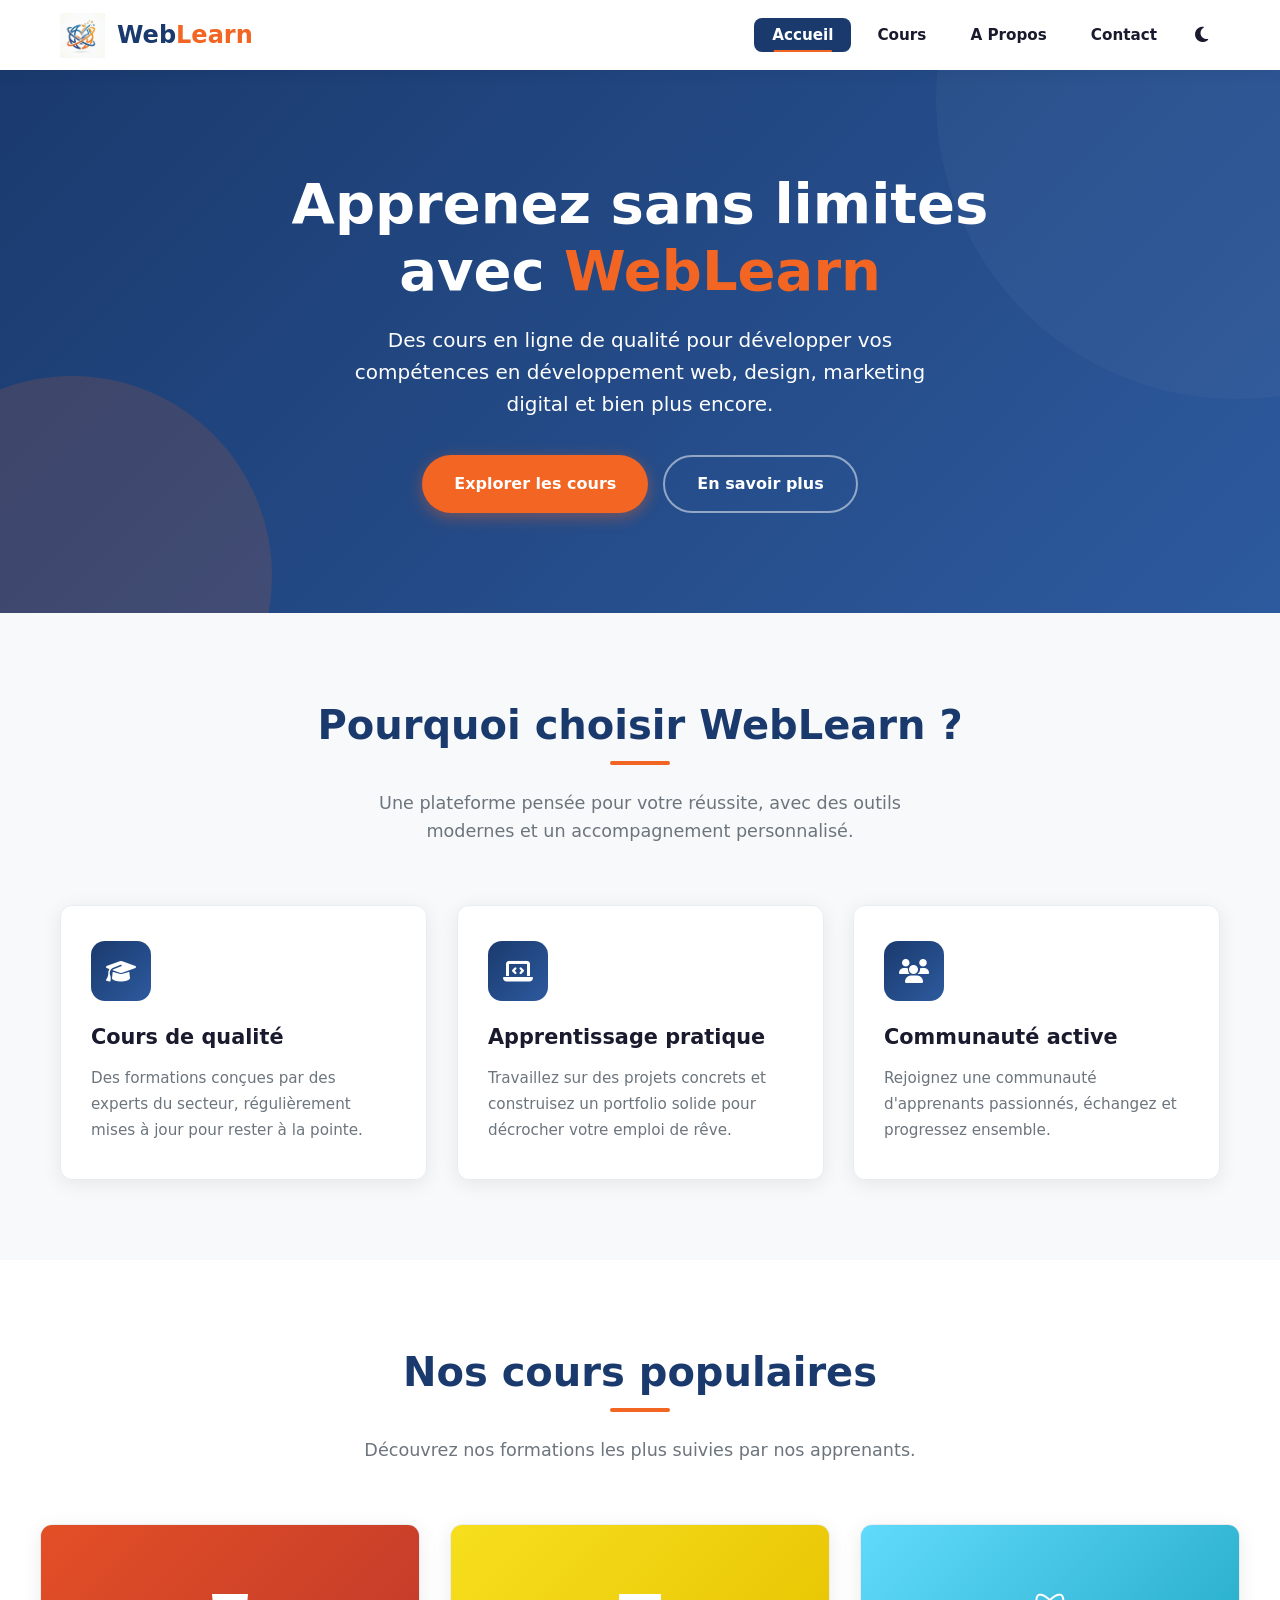
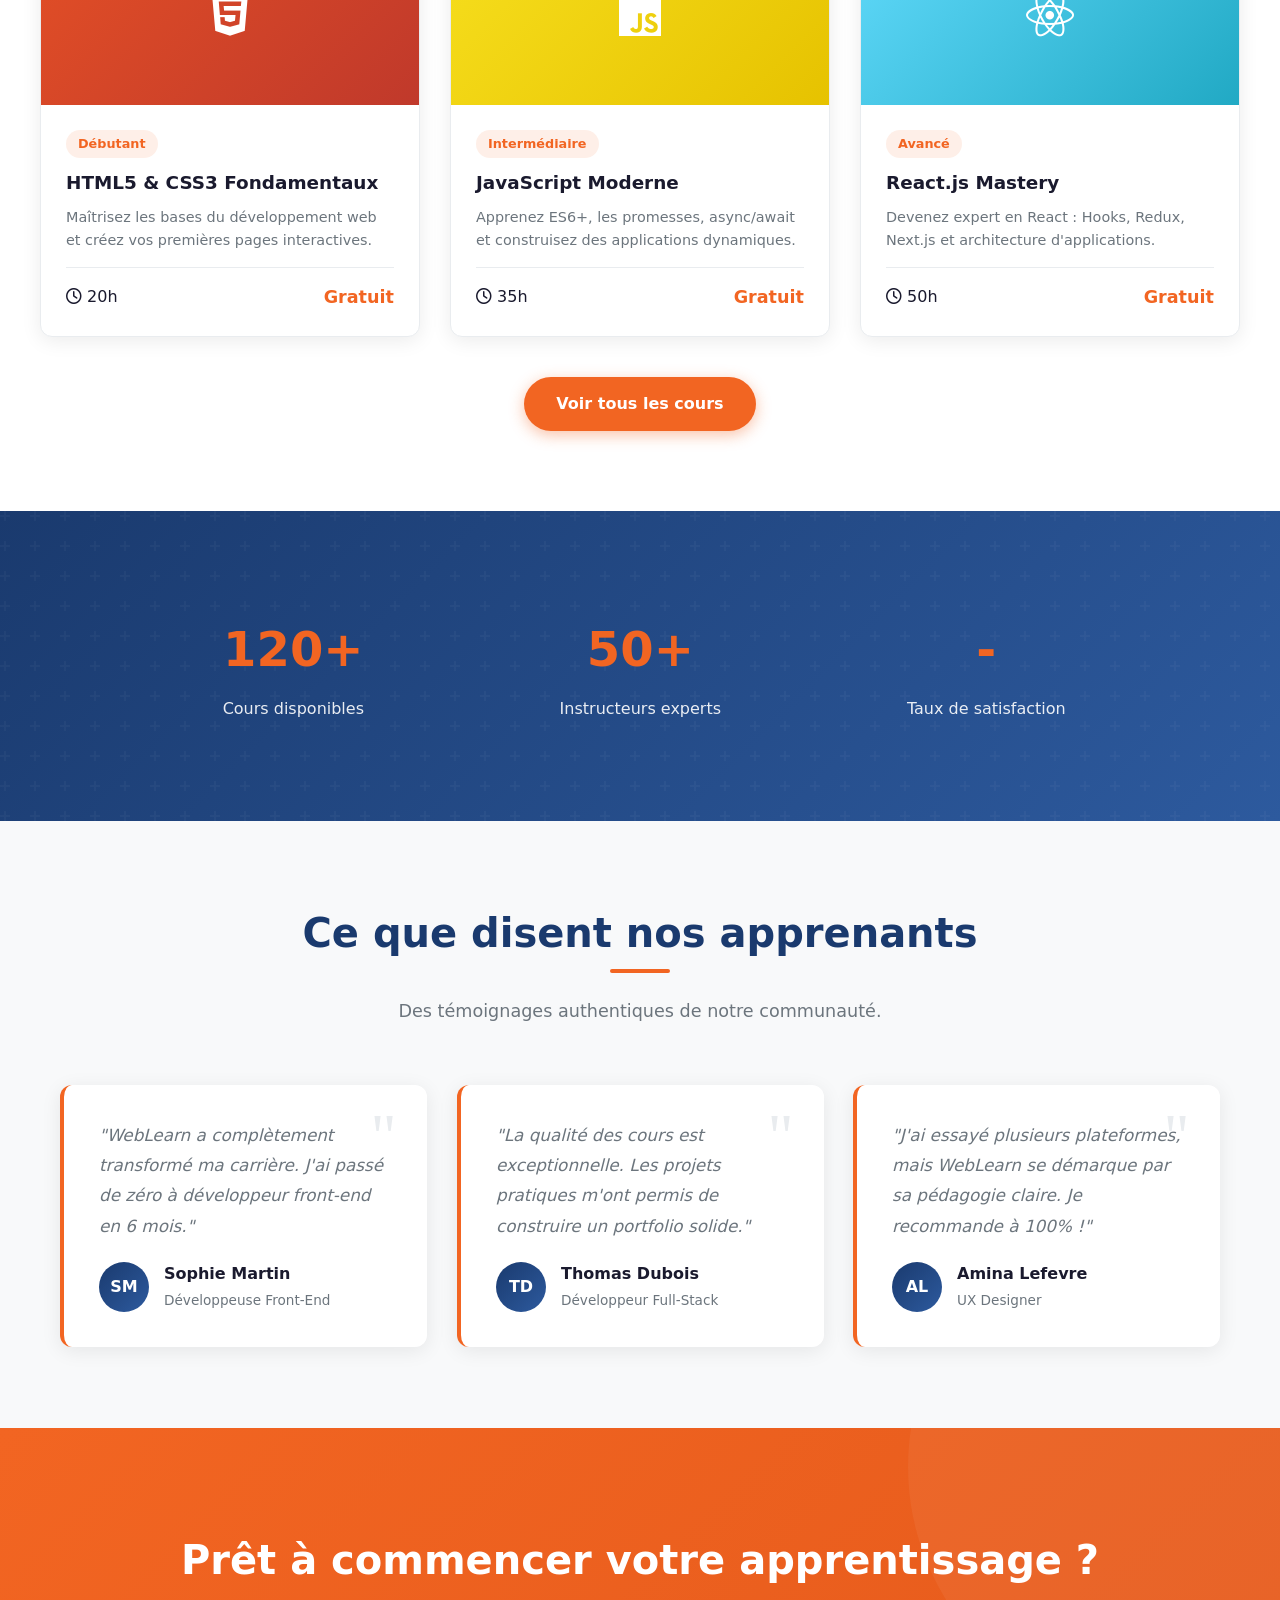
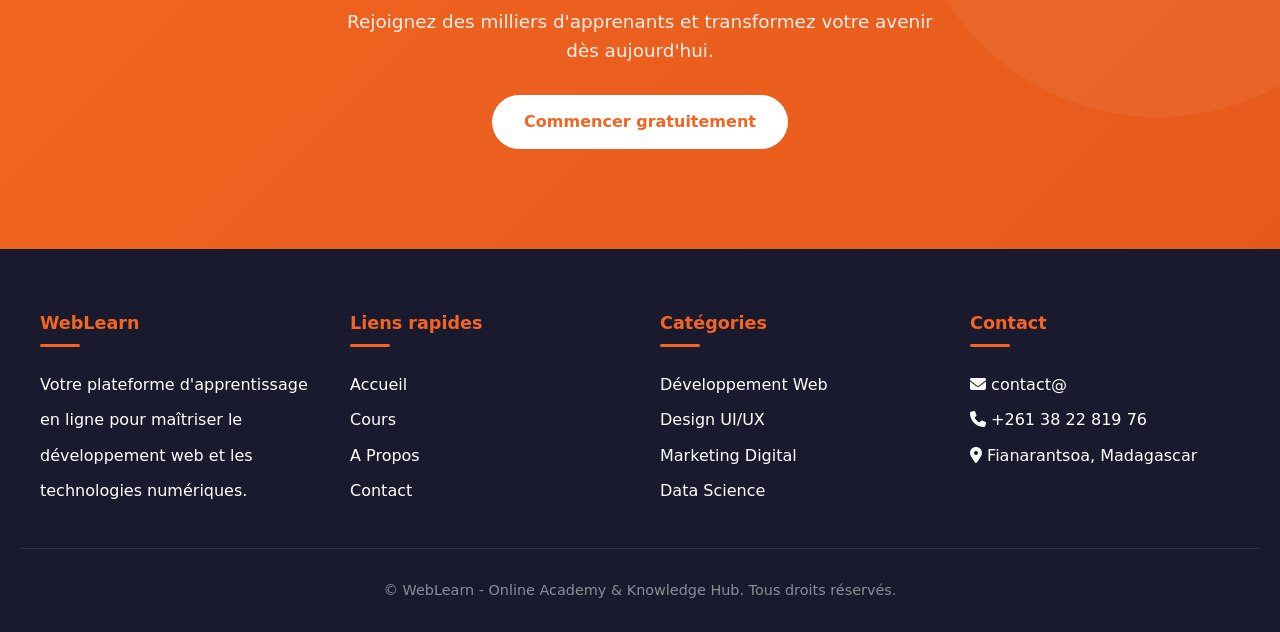
<file: index.html>
<!DOCTYPE html>
<html style="scroll-behavior: smooth" lang="fr">
<head>
    <meta charset="UTF-8">
    <meta name="viewport" content="width=device-width, initial-scale=1.0">
    <title>WebLearn - Cours en ligne Développement Web & Design | Formation en ligne</title>
    <meta name="description" content="WebLearn : plateforme de formation en ligne spécialisée en développement web, design UI/UX, marketing digital et data science. Cours gratuits et certifiants.">
    <meta name="keywords" content="cours en ligne, développement web, HTML, CSS, JavaScript, React, formation, e-learning, design UI/UX, marketing digital">
    <meta name="author" content="WebLearn">
    <meta name="robots" content="index, follow">
    <link rel="canonical" href="index.html">

    <!-- Open Graph / Facebook -->
    <meta property="og:type" content="website">
    <meta property="og:url" content="">
    <meta property="og:title" content="WebLearn - Online Academy & Knowledge Hub">
    <meta property="og:description" content="Apprenez sans limites avec WebLearn. Des cours en ligne de qualité pour développer vos compétences en développement web, design, marketing digital et plus.">
    <meta property="og:image" content="logoWebLearn.png">

    <!-- Twitter -->
    <meta property="twitter:card" content="summary_large_image">
    <meta property="twitter:url" content="">
    <meta property="twitter:title" content="WebLearn - Online Academy & Knowledge Hub">
    <meta property="twitter:description" content="Apprenez sans limites avec WebLearn. Des cours en ligne de qualité pour développer vos compétences.">
    <meta property="twitter:image" content="logoWebLearn.png">

    <!-- Schema.org -->
    <script type="application/ld+json">
    {
        "@context": "https://schema.org",
        "@type": "Organization",
        "name": "WebLearn",
        "url": "https://",
        "logo": "logoWebLearn.png",
        "description": "Plateforme d'apprentissage en ligne pour maîtriser le développement web et les technologies numériques",
        "contactPoint": {
            "@type": "ContactPoint",
            "telephone": "+261-38-22-819-76",
            "contactType": "customer service",
            "email": "contact@"
        },
        "sameAs": [
            "https://twitter.com/weblearn",
            "https://linkedin.com/company/weblearn",
            "https://youtube.com/weblearn"
        ]
    }
    </script>

    <link rel="stylesheet" href="weblearn.css">
    <link rel="stylesheet" href="https://cdnjs.cloudflare.com/ajax/libs/font-awesome/6.5.0/css/all.min.css">
    <link rel="icon" type="image/png" href="logoWebLearn.png">

</head>
<body>
    <header class="header" role="banner">
        <div class="nav-container">
            <a href="index.html" class="logo" aria-label="WebLearn - Accueil">
                <img src="logoWebLearn.png" alt="WebLearn Logo">
                <div class="logo-text">Web<span>Learn</span></div>
            </a>
            <nav role="navigation" aria-label="Navigation principale">
                <ul class="nav-links" id="navLinks">
                    <li><a href="index.html" class="active" aria-current="page">Accueil</a></li>
                    <li class="dropdown">
                        <a href="cours.html" class="dropdown-toggle">Cours</a>
                        <div class="dropdown-menu">
                            <div class="dropdown-header">Développement Web</div>
                            <a href="cours-html-css.html"><i class="fab fa-html5"></i> HTML5 & CSS3</a>
                            <a href="cours-javascript.html"><i class="fab fa-js"></i> JavaScript Moderne</a>
                            <a href="cours-react.html"><i class="fab fa-react"></i> React.js Mastery</a>
                            <a href="cours-nodejs.html"><i class="fab fa-node-js"></i> Node.js & Express</a>
                            <a href="cours-tailwind.html"><i class="fab fa-css3-alt"></i> Tailwind CSS</a>
                            <a href="cours-angular.html"><i class="fab fa-angular"></i> Angular Complet</a>
                            <div class="dropdown-divider"></div>
                            <div class="dropdown-header">Design & Créativité</div>
                            <a href="cours-figma.html"><i class="fab fa-figma"></i> Figma pour UI/UX</a>
                            <a href="cours-design-graphique.html"><i class="fas fa-paint-brush"></i> Design Graphique</a>
                            <a href="cours-mobile-first.html"><i class="fas fa-mobile-alt"></i> Design Mobile First</a>
                        </div>
                    </li>
                    <li><a href="apropos.html">A Propos</a></li>
                    <li><a href="contact.html">Contact</a></li>
                    <li><button class="dark-mode-toggle" onclick="toggleDarkMode()" aria-label="Activer/Désactiver le mode nuit"><i class="fas fa-moon" id="darkModeIcon"></i></button></li>
                </ul>
            </nav>
            <button class="mobile-toggle" onclick="toggleMenu()" aria-label="Menu mobile"><i class="fas fa-bars"></i></button>
        </div>
    </header>

    <main>
        <section class="hero" aria-label="Bannière principale">
            <div class="hero-content">
                <h1>Apprenez sans limites avec <span>WebLearn</span></h1>
                <p>Des cours en ligne de qualité pour développer vos compétences en développement web, design, marketing digital et bien plus encore.</p>
                <div class="btn-group">
                    <a href="cours.html" class="btn btn-primary">Explorer les cours</a>
                    <a href="apropos.html" class="btn btn-outline">En savoir plus</a>
                </div>
            </div>
        </section>

        <section class="section" aria-labelledby="why-weblearn">
            <div class="section-title">
                <h2 id="why-weblearn">Pourquoi choisir WebLearn ?</h2>
                <p>Une plateforme pensée pour votre réussite, avec des outils modernes et un accompagnement personnalisé.</p>
            </div>
            <div class="card-grid">
                <article class="card">
                    <div class="card-icon"><i class="fas fa-graduation-cap" aria-hidden="true"></i></div>
                    <h3>Cours de qualité</h3>
                    <p>Des formations conçues par des experts du secteur, régulièrement mises à jour pour rester à la pointe.</p>
                </article>
                <article class="card">
                    <div class="card-icon"><i class="fas fa-laptop-code" aria-hidden="true"></i></div>
                    <h3>Apprentissage pratique</h3>
                    <p>Travaillez sur des projets concrets et construisez un portfolio solide pour décrocher votre emploi de rêve.</p>
                </article>
                <article class="card">
                    <div class="card-icon"><i class="fas fa-users" aria-hidden="true"></i></div>
                    <h3>Communauté active</h3>
                    <p>Rejoignez une communauté d'apprenants passionnés, échangez et progressez ensemble.</p>
                </article>
                
            </div>
        </section>

        <section class="section" style="background: var(--bg-white); margin: 0; max-width: 100%; padding: 80px 20px;" aria-labelledby="popular-courses">
            <div style="max-width: 1200px; margin: 0 auto;">
                <div class="section-title">
                    <h2 id="popular-courses">Nos cours populaires</h2>
                    <p>Découvrez nos formations les plus suivies par nos apprenants.</p>
                </div>
                <div class="card-grid">
                    <article class="course-card">
                        <div class="course-img" style="background: linear-gradient(135deg, #e34f26, #c0392b);"><i class="fab fa-html5" aria-hidden="true"></i></div>
                        <div class="course-body">
                            <span class="course-tag">Débutant</span>
                            <h3><a href="cours-html-css.html" style="text-decoration:none;color:inherit;">HTML5 & CSS3 Fondamentaux</a></h3>
                            <p>Maîtrisez les bases du développement web et créez vos premières pages interactives.</p>
                            <div class="course-meta">
                                <span><i class="far fa-clock" aria-hidden="true"></i> 20h</span>
                                <span class="course-price">Gratuit</span>
                            </div>
                        </div>
                    </article>
                    <article class="course-card">
                        <div class="course-img" style="background: linear-gradient(135deg, #f7df1e, #e6c200);"><i class="fab fa-js" aria-hidden="true"></i></div>
                        <div class="course-body">
                            <span class="course-tag">Intermédiaire</span>
                            <h3><a href="cours-javascript.html" style="text-decoration:none;color:inherit;">JavaScript Moderne</a></h3>
                            <p>Apprenez ES6+, les promesses, async/await et construisez des applications dynamiques.</p>
                            <div class="course-meta">
                                <span><i class="far fa-clock" aria-hidden="true"></i> 35h</span>
                                <span class="course-price">Gratuit</span>
                            </div>
                        </div>
                    </article>
                    <article class="course-card">
                        <div class="course-img" style="background: linear-gradient(135deg, #61dafb, #21a9c4);"><i class="fab fa-react" aria-hidden="true"></i></div>
                        <div class="course-body">
                            <span class="course-tag">Avancé</span>
                            <h3><a href="cours-react.html" style="text-decoration:none;color:inherit;">React.js Mastery</a></h3>
                            <p>Devenez expert en React : Hooks, Redux, Next.js et architecture d'applications.</p>
                            <div class="course-meta">
                                <span><i class="far fa-clock" aria-hidden="true"></i> 50h</span>
                                <span class="course-price">Gratuit</span>
                            </div>
                        </div>
                    </article>
                </div>
                <div style="text-align: center; margin-top: 40px;">
                    <a href="cours.html" class="btn btn-primary">Voir tous les cours</a>
                </div>
            </div>
        </section>

        <section class="stats" aria-label="Statistiques">
            <div class="stats-grid">
                
                <div class="stat-item"><h3>120+</h3><p>Cours disponibles</p></div>
                <div class="stat-item"><h3>50+</h3><p>Instructeurs experts</p></div>
                <div class="stat-item"><h3>-</h3><p>Taux de satisfaction</p></div>
            </div>
        </section>

        <section class="section" aria-labelledby="testimonials">
            <div class="section-title">
                <h2 id="testimonials">Ce que disent nos apprenants</h2>
                <p>Des témoignages authentiques de notre communauté.</p>
            </div>
            <div class="card-grid">
                <article class="testimonial-card">
                    <p>"WebLearn a complètement transformé ma carrière. J'ai passé de zéro à développeur front-end en 6 mois."</p>
                    <div class="testimonial-author">
                        <div class="testimonial-avatar">SM</div>
                        <div><strong>Sophie Martin</strong><span>Développeuse Front-End</span></div>
                    </div>
                </article>
                <article class="testimonial-card">
                    <p>"La qualité des cours est exceptionnelle. Les projets pratiques m'ont permis de construire un portfolio solide."</p>
                    <div class="testimonial-author">
                        <div class="testimonial-avatar">TD</div>
                        <div><strong>Thomas Dubois</strong><span>Développeur Full-Stack</span></div>
                    </div>
                </article>
                <article class="testimonial-card">
                    <p>"J'ai essayé plusieurs plateformes, mais WebLearn se démarque par sa pédagogie claire. Je recommande à 100% !"</p>
                    <div class="testimonial-author">
                        <div class="testimonial-avatar">AL</div>
                        <div><strong>Amina Lefevre</strong><span>UX Designer</span></div>
                    </div>
                </article>
            </div>
        </section>

        <section class="cta" aria-label="Appel à l'action">
            <h2>Prêt à commencer votre apprentissage ?</h2>
            <p>Rejoignez des milliers d'apprenants et transformez votre avenir dès aujourd'hui.</p>
            <a href="cours.html" class="btn">Commencer gratuitement</a>
        </section>
    </main>

    <footer class="footer" role="contentinfo">
        <div class="footer-grid">
            <div class="footer-col">
                <h4>WebLearn</h4>
                <p>Votre plateforme d'apprentissage en ligne pour maîtriser le développement web et les technologies numériques.</p>
            </div>
            <div class="footer-col">
                <h4>Liens rapides</h4>
                <a href="index.html">Accueil</a>
                <a href="cours.html">Cours</a>
                <a href="apropos.html">A Propos</a>
                <a href="contact.html">Contact</a>
            </div>
            <div class="footer-col">
                <h4>Catégories</h4>
                <a href="cours.html">Développement Web</a>
                <a href="cours.html">Design UI/UX</a>
                <a href="cours.html">Marketing Digital</a>
                <a href="cours.html">Data Science</a>
            </div>
            <div class="footer-col">
                <h4>Contact</h4>
                <p><i class="fas fa-envelope" aria-hidden="true"></i> contact@</p>
                <p><i class="fas fa-phone" aria-hidden="true"></i> +261 38 22 819 76</p>
                <p><i class="fas fa-map-marker-alt" aria-hidden="true"></i> Fianarantsoa, Madagascar</p>
            </div>
        </div>
        <div class="footer-bottom">
            <p>© WebLearn - Online Academy & Knowledge Hub. Tous droits réservés.</p>
        </div>
    </footer>

    <script src="weblearn.js"></script>
</body>
</html>
</file>
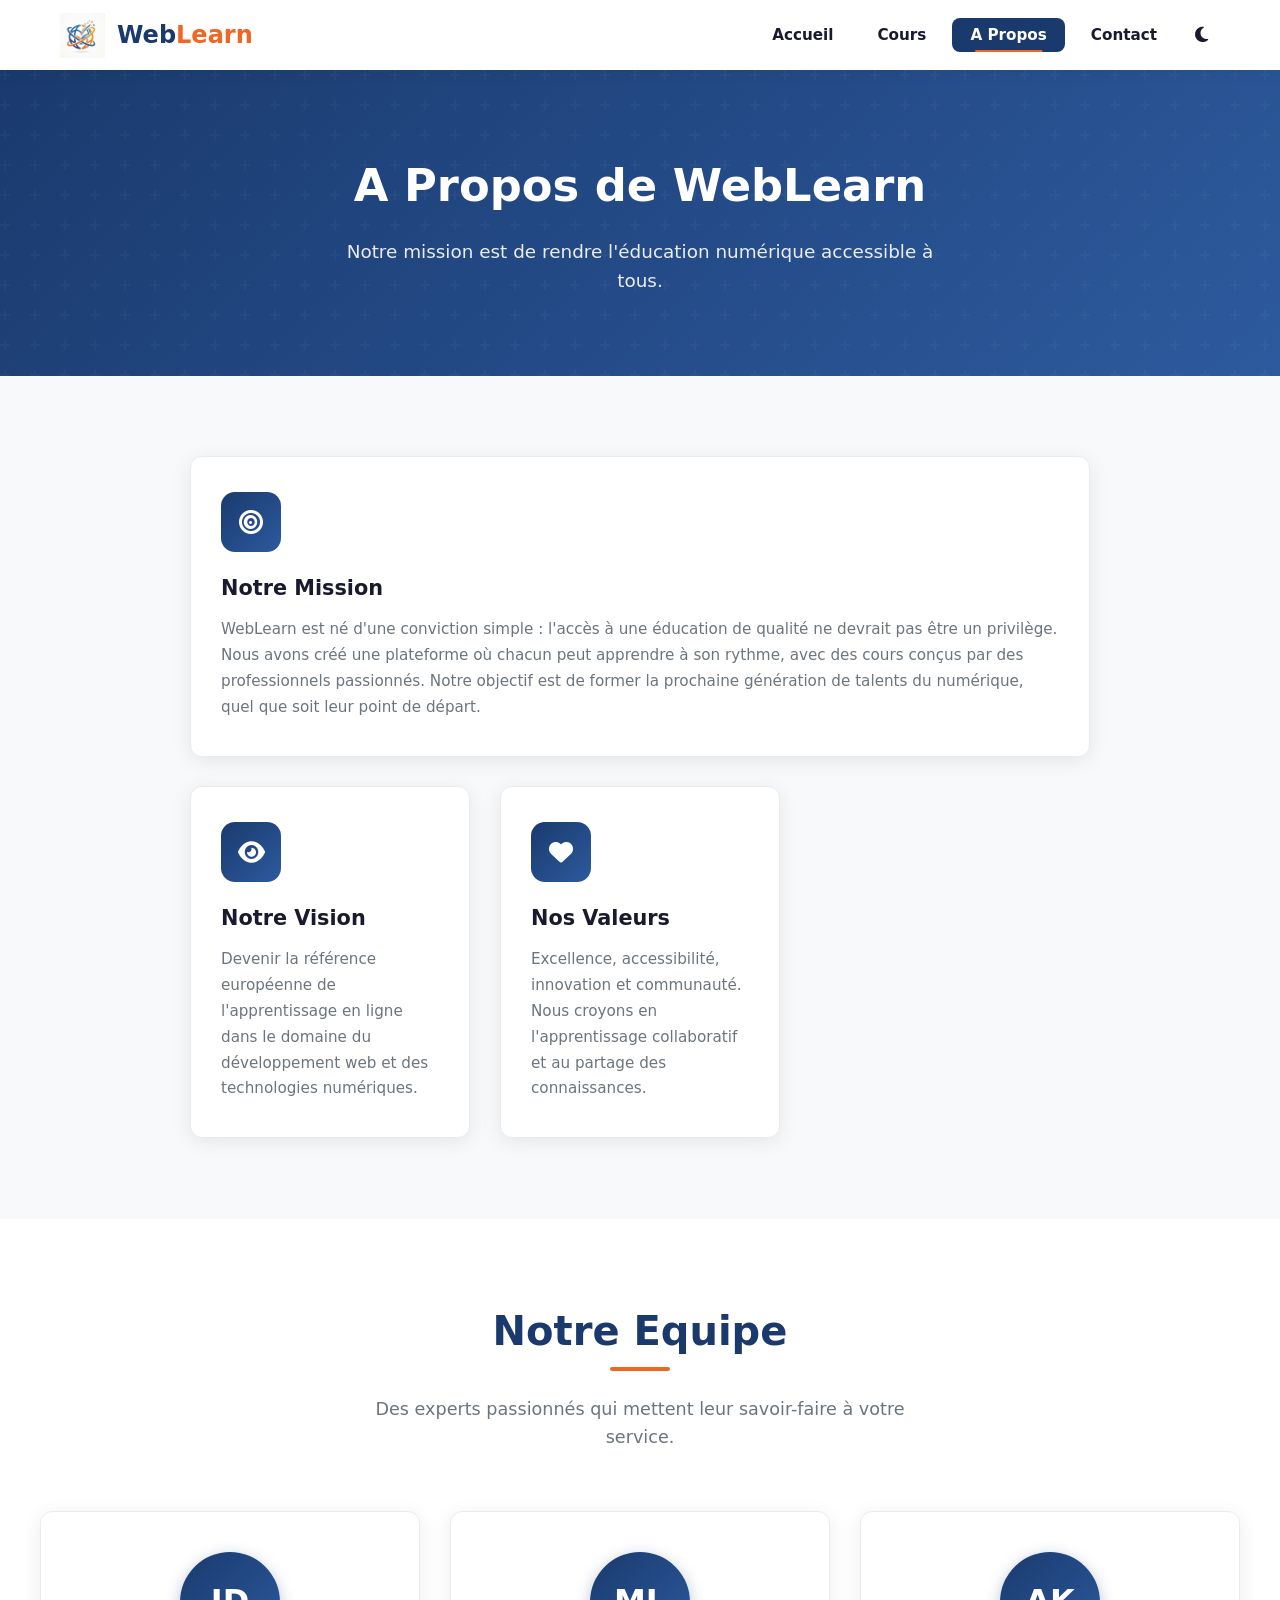
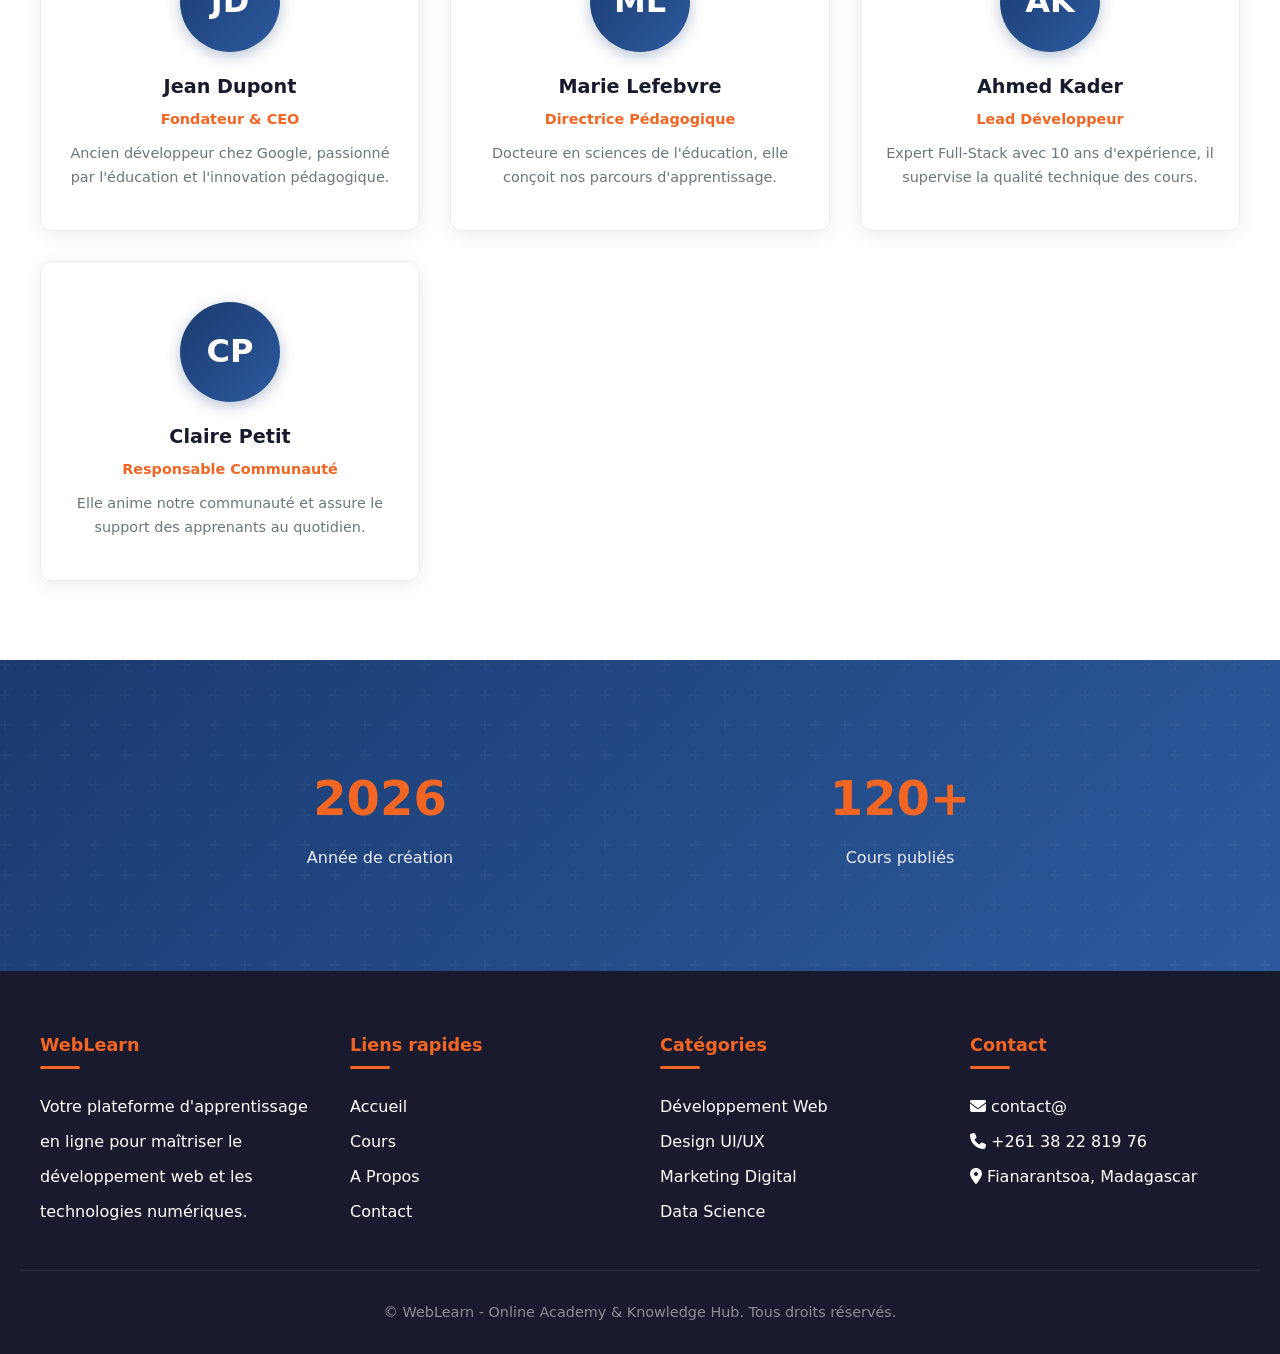
<file: apropos.html>
<!DOCTYPE html>
<html style="scroll-behavior: smooth" lang="fr">
<head>
    <meta charset="UTF-8">
    <meta name="viewport" content="width=device-width, initial-scale=1.0">
    <title>A Propos - WebLearn | Online Academy & Knowledge Hub</title>
    <meta name="description" content="Découvrez WebLearn, la plateforme de formation en ligne dédiée au développement web et aux technologies numériques. Notre mission, notre équipe et nos valeurs.">
    <meta name="keywords" content="WebLearn, plateforme e-learning, formation en ligne, développement web, équipe WebLearn">
    <meta name="robots" content="index, follow">
    <link rel="canonical" href="apropos.html">

    <meta property="og:type" content="website">
    <meta property="og:url" content="apropos.html">
    <meta property="og:title" content="A Propos - WebLearn">
    <meta property="og:description" content="Découvrez la mission et l'équipe de WebLearn.">
    <meta property="og:image" content="logoWebLearn.png">

    <script type="application/ld+json">
    {
        "@context": "https://schema.org",
        "@type": "AboutPage",
        "name": "A Propos de WebLearn",
        "description": "Notre mission est de rendre l'éducation numérique accessible à tous.",
        "url": "apropos.html"
    }
    </script>

    <link rel="stylesheet" href="weblearn.css">
    <link rel="stylesheet" href="https://cdnjs.cloudflare.com/ajax/libs/font-awesome/6.5.0/css/all.min.css">
    <link rel="icon" type="image/png" href="logoWebLearn.png">

</head>
<body>
    <header class="header" role="banner">
        <div class="nav-container">
            <a href="index.html" class="logo" aria-label="WebLearn - Accueil">
                <img src="logoWebLearn.png" alt="WebLearn Logo">
                <div class="logo-text">Web<span>Learn</span></div>
            </a>
            <nav role="navigation" aria-label="Navigation principale">
                <ul class="nav-links" id="navLinks">
                    <li><a href="index.html">Accueil</a></li>
                    <li class="dropdown">
                        <a href="cours.html" class="dropdown-toggle">Cours</a>
                        <div class="dropdown-menu">
                            <div class="dropdown-header">Développement Web</div>
                            <a href="cours-html-css.html"><i class="fab fa-html5"></i> HTML5 & CSS3</a>
                            <a href="cours-javascript.html"><i class="fab fa-js"></i> JavaScript Moderne</a>
                            <a href="cours-react.html"><i class="fab fa-react"></i> React.js Mastery</a>
                            <a href="cours-nodejs.html"><i class="fab fa-node-js"></i> Node.js & Express</a>
                            <a href="cours-tailwind.html"><i class="fab fa-css3-alt"></i> Tailwind CSS</a>
                            <a href="cours-angular.html"><i class="fab fa-angular"></i> Angular Complet</a>
                            <div class="dropdown-divider"></div>
                            <div class="dropdown-header">Design & Créativité</div>
                            <a href="cours-figma.html"><i class="fab fa-figma"></i> Figma pour UI/UX</a>
                            <a href="cours-design-graphique.html"><i class="fas fa-paint-brush"></i> Design Graphique</a>
                            <a href="cours-mobile-first.html"><i class="fas fa-mobile-alt"></i> Design Mobile First</a>
                        </div>
                    </li>
                    <li><a href="apropos.html" class="active" aria-current="page">A Propos</a></li>
                    <li><a href="contact.html">Contact</a></li>
                    <li><button class="dark-mode-toggle" onclick="toggleDarkMode()" aria-label="Activer/Désactiver le mode nuit"><i class="fas fa-moon" id="darkModeIcon"></i></button></li>
                </ul>
            </nav>
            <button class="mobile-toggle" onclick="toggleMenu()" aria-label="Menu mobile"><i class="fas fa-bars"></i></button>
        </div>
    </header>

    <main>
        <section class="page-header">
            <h1>A Propos de WebLearn</h1>
            <p>Notre mission est de rendre l'éducation numérique accessible à tous.</p>
        </section>

        <section class="section">
            <div class="card-grid" style="max-width: 900px; margin: 0 auto;">
                <div class="card" style="grid-column: 1 / -1;">
                    <div class="card-icon"><i class="fas fa-bullseye" aria-hidden="true"></i></div>
                    <h3>Notre Mission</h3>
                    <p>WebLearn est né d'une conviction simple : l'accès à une éducation de qualité ne devrait pas être un privilège. Nous avons créé une plateforme où chacun peut apprendre à son rythme, avec des cours conçus par des professionnels passionnés. Notre objectif est de former la prochaine génération de talents du numérique, quel que soit leur point de départ.</p>
                </div>
                <div class="card">
                    <div class="card-icon"><i class="fas fa-eye" aria-hidden="true"></i></div>
                    <h3>Notre Vision</h3>
                    <p>Devenir la référence européenne de l'apprentissage en ligne dans le domaine du développement web et des technologies numériques.</p>
                </div>
                <div class="card">
                    <div class="card-icon"><i class="fas fa-heart" aria-hidden="true"></i></div>
                    <h3>Nos Valeurs</h3>
                    <p>Excellence, accessibilité, innovation et communauté. Nous croyons en l'apprentissage collaboratif et au partage des connaissances.</p>
                </div>
            </div>
        </section>

        <section class="section" style="background: var(--bg-white); margin: 0; max-width: 100%; padding: 80px 20px;">
            <div style="max-width: 1200px; margin: 0 auto;">
                <div class="section-title">
                    <h2>Notre Equipe</h2>
                    <p>Des experts passionnés qui mettent leur savoir-faire à votre service.</p>
                </div>
                <div class="card-grid">
                    <div class="team-card">
                        <div class="team-avatar">JD</div>
                        <h3>Jean Dupont</h3>
                        <span>Fondateur & CEO</span>
                        <p>Ancien développeur chez Google, passionné par l'éducation et l'innovation pédagogique.</p>
                    </div>
                    <div class="team-card">
                        <div class="team-avatar">ML</div>
                        <h3>Marie Lefebvre</h3>
                        <span>Directrice Pédagogique</span>
                        <p>Docteure en sciences de l'éducation, elle conçoit nos parcours d'apprentissage.</p>
                    </div>
                    <div class="team-card">
                        <div class="team-avatar">AK</div>
                        <h3>Ahmed Kader</h3>
                        <span>Lead Développeur</span>
                        <p>Expert Full-Stack avec 10 ans d'expérience, il supervise la qualité technique des cours.</p>
                    </div>
                    <div class="team-card">
                        <div class="team-avatar">CP</div>
                        <h3>Claire Petit</h3>
                        <span>Responsable Communauté</span>
                        <p>Elle anime notre communauté et assure le support des apprenants au quotidien.</p>
                    </div>
                </div>
            </div>
        </section>

        <section class="stats">
            <div class="stats-grid">
                <div class="stat-item"><h3>2026</h3><p>Année de création</p></div>
                <div class="stat-item"><h3>120+</h3><p>Cours publiés</p></div>
            </div>
        </section>
    </main>

    <footer class="footer" role="contentinfo">
        <div class="footer-grid">
            <div class="footer-col">
                <h4>WebLearn</h4>
                <p>Votre plateforme d'apprentissage en ligne pour maîtriser le développement web et les technologies numériques.</p>
            </div>
            <div class="footer-col">
                <h4>Liens rapides</h4>
                <a href="index.html">Accueil</a>
                <a href="cours.html">Cours</a>
                <a href="apropos.html">A Propos</a>
                <a href="contact.html">Contact</a>
            </div>
            <div class="footer-col">
                <h4>Catégories</h4>
                <a href="cours.html">Développement Web</a>
                <a href="cours.html">Design UI/UX</a>
                <a href="cours.html">Marketing Digital</a>
                <a href="cours.html">Data Science</a>
            </div>
            <div class="footer-col">
                <h4>Contact</h4>
                <p><i class="fas fa-envelope" aria-hidden="true"></i> contact@</p>
                <p><i class="fas fa-phone" aria-hidden="true"></i> +261 38 22 819 76</p>
                <p><i class="fas fa-map-marker-alt" aria-hidden="true"></i> Fianarantsoa, Madagascar</p>
            </div>
        </div>
        <div class="footer-bottom">
            <p>© WebLearn - Online Academy & Knowledge Hub. Tous droits réservés.</p>
        </div>
    </footer>

    <script src="weblearn.js"></script>
</body>
</html>
</file>
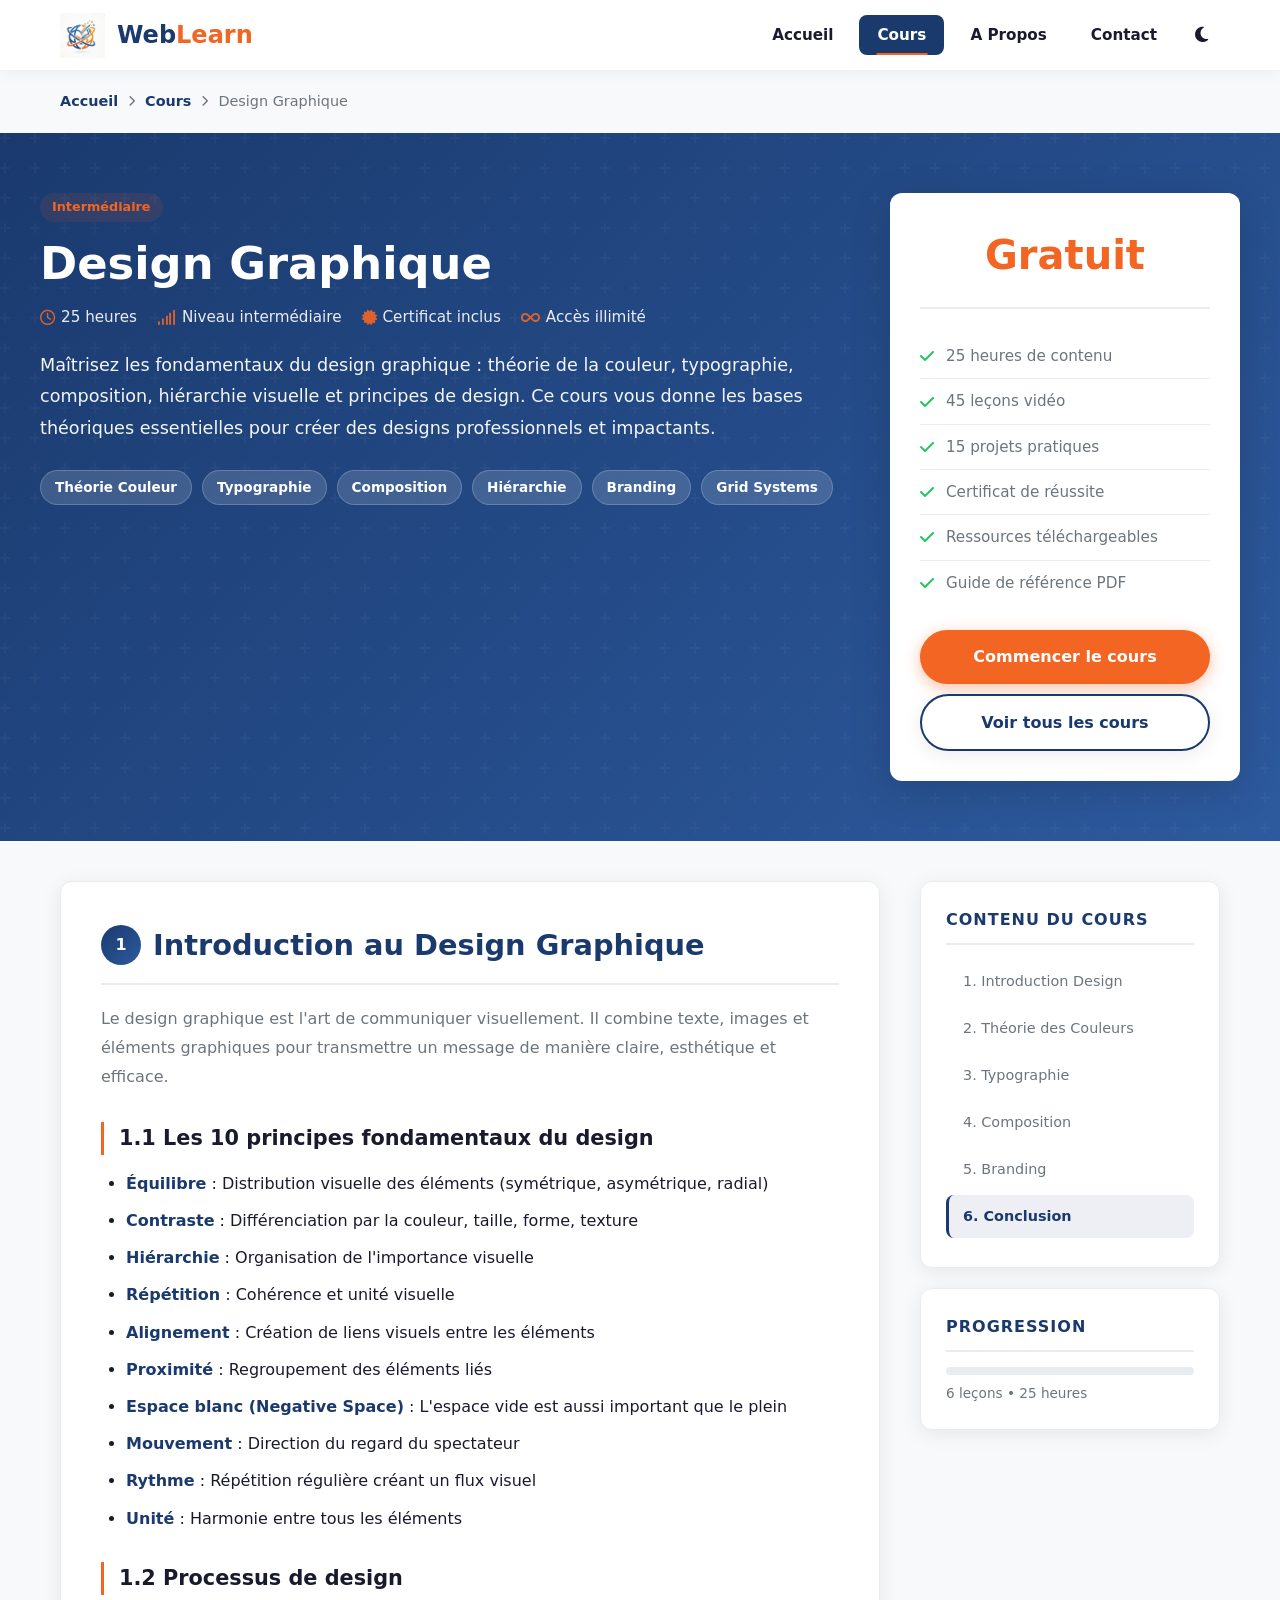
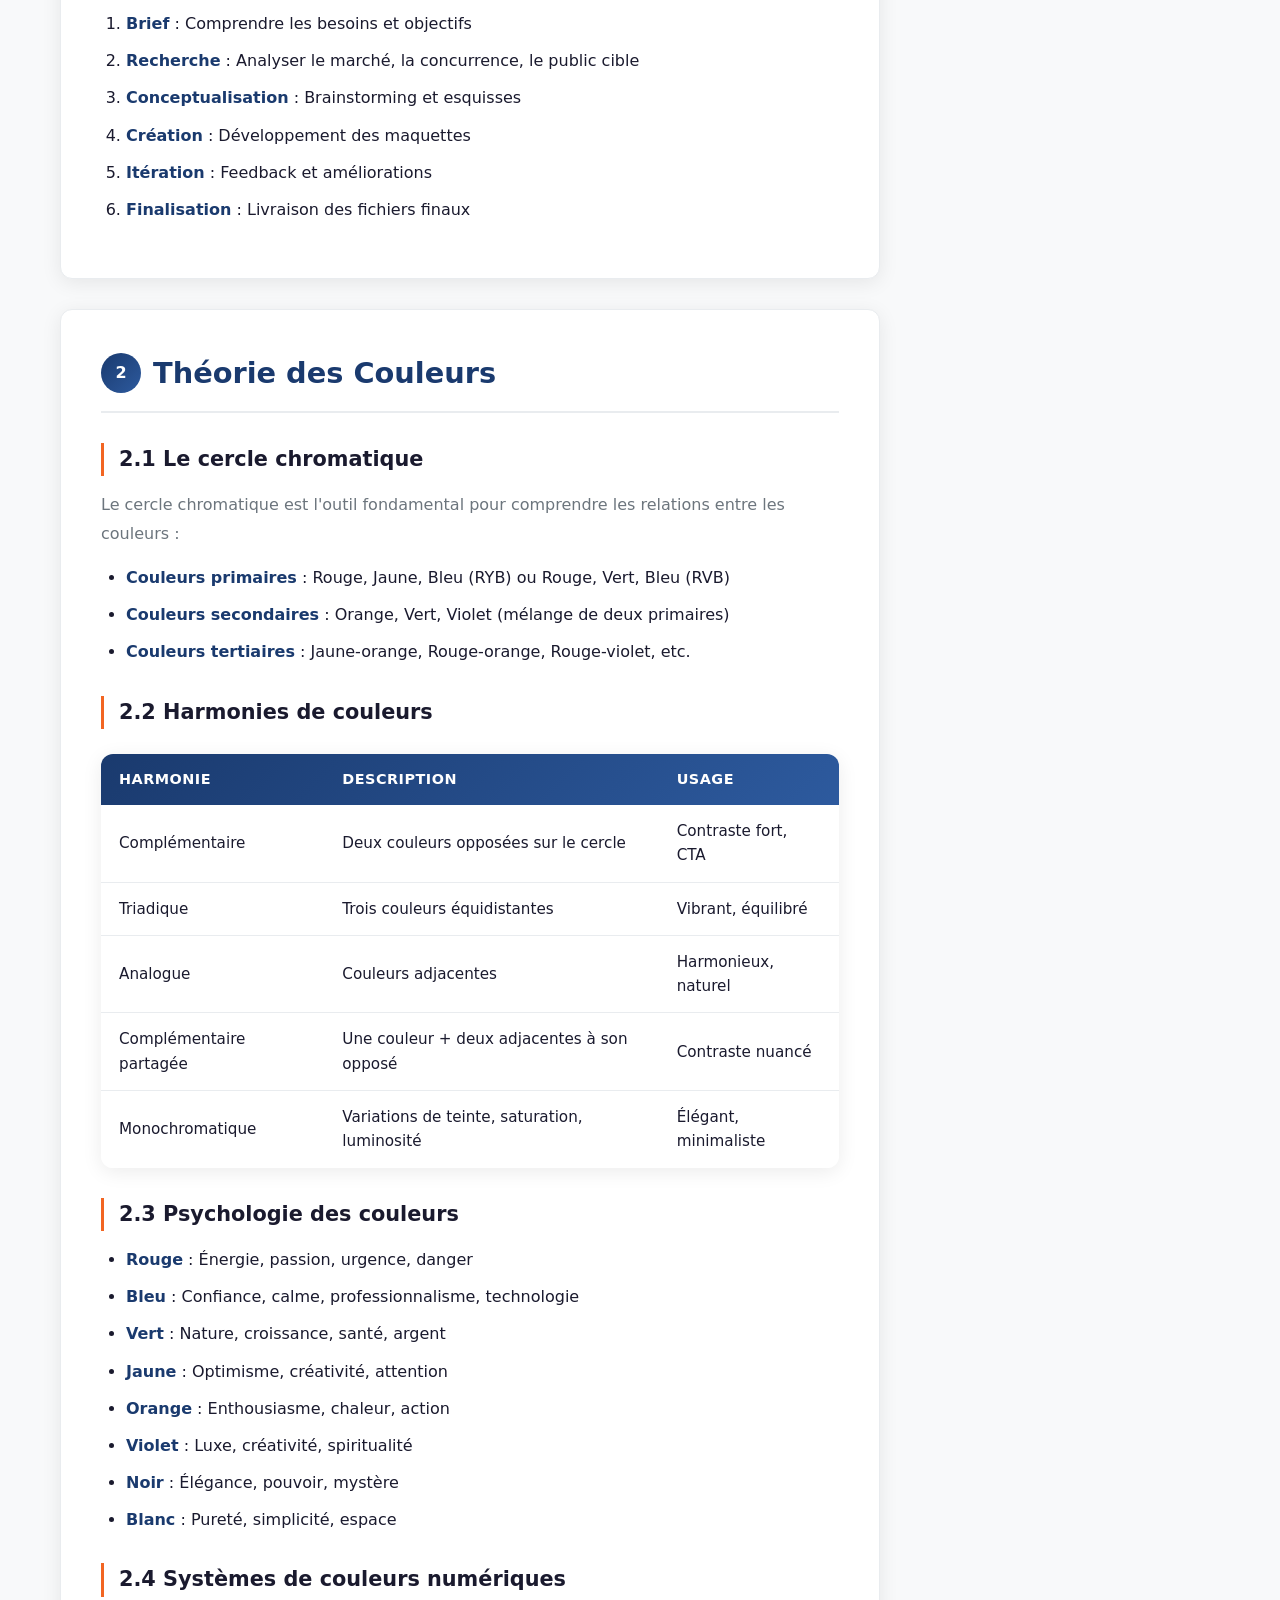
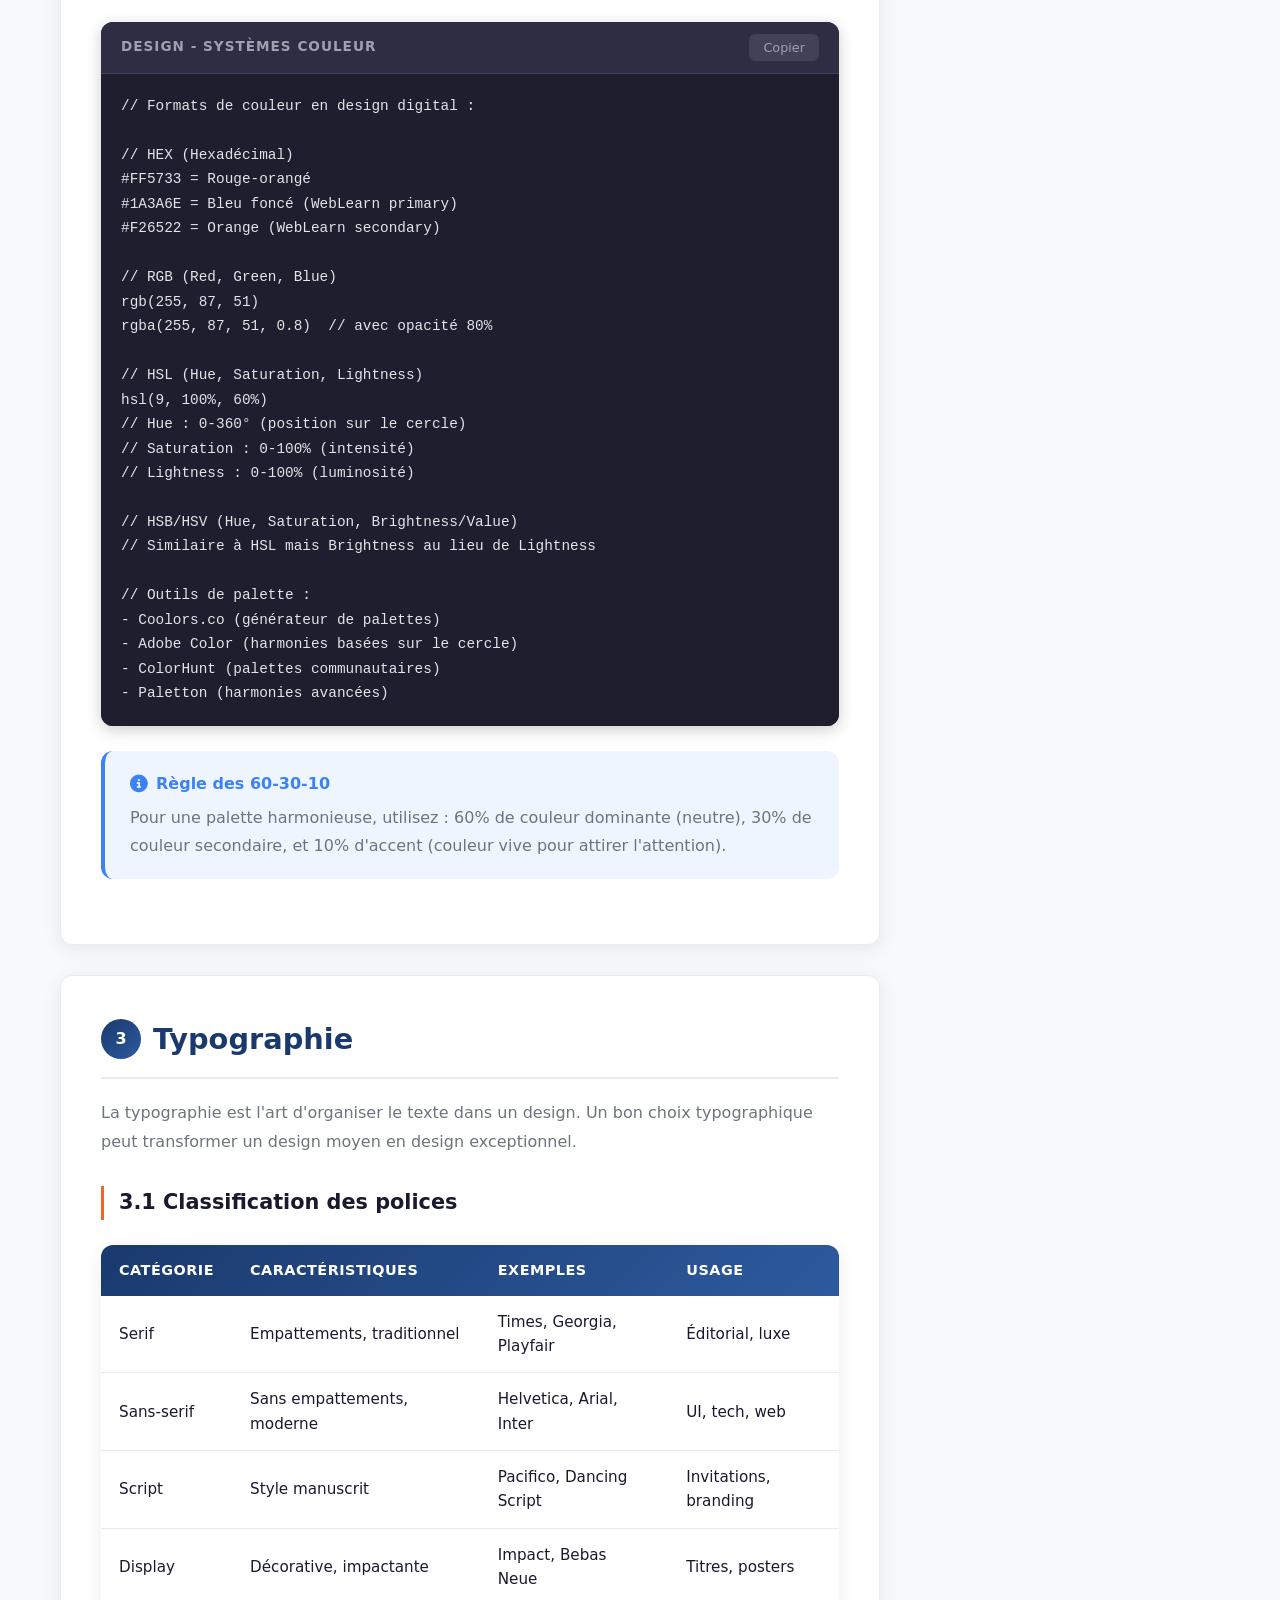
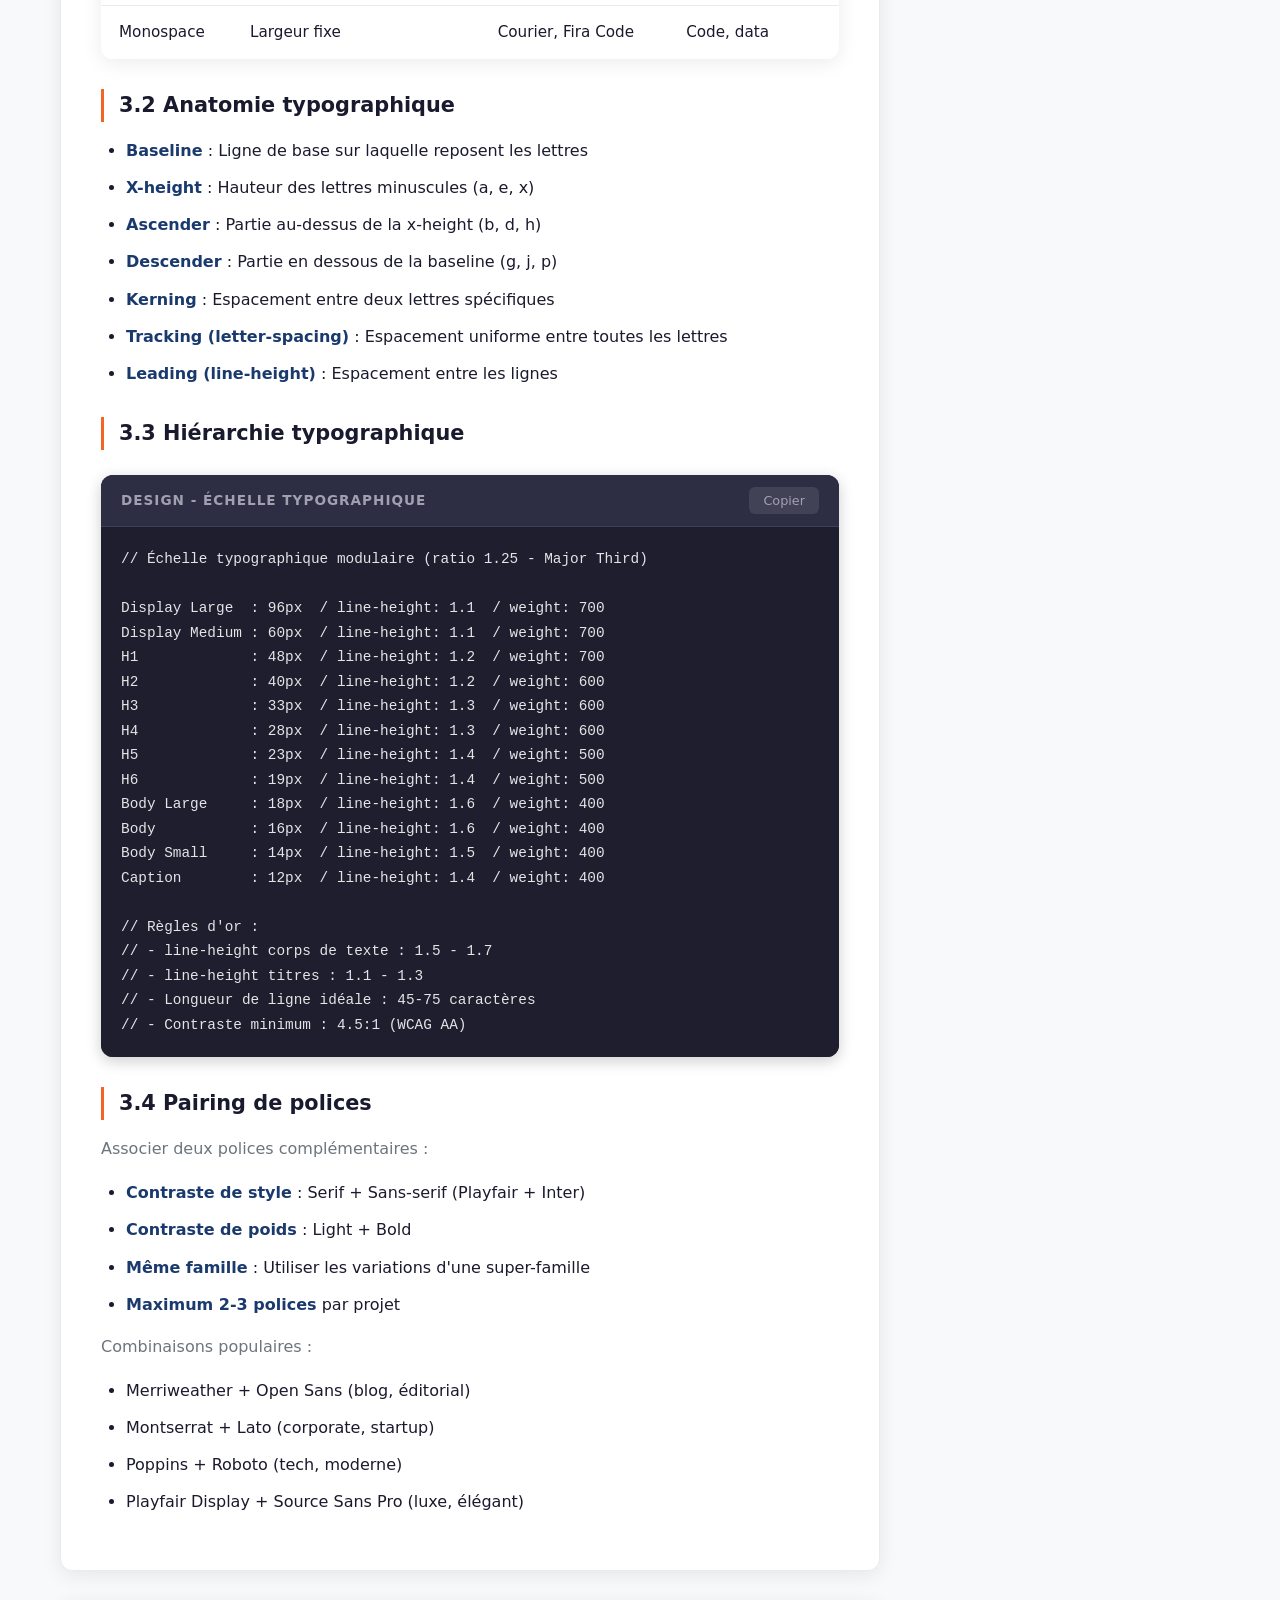
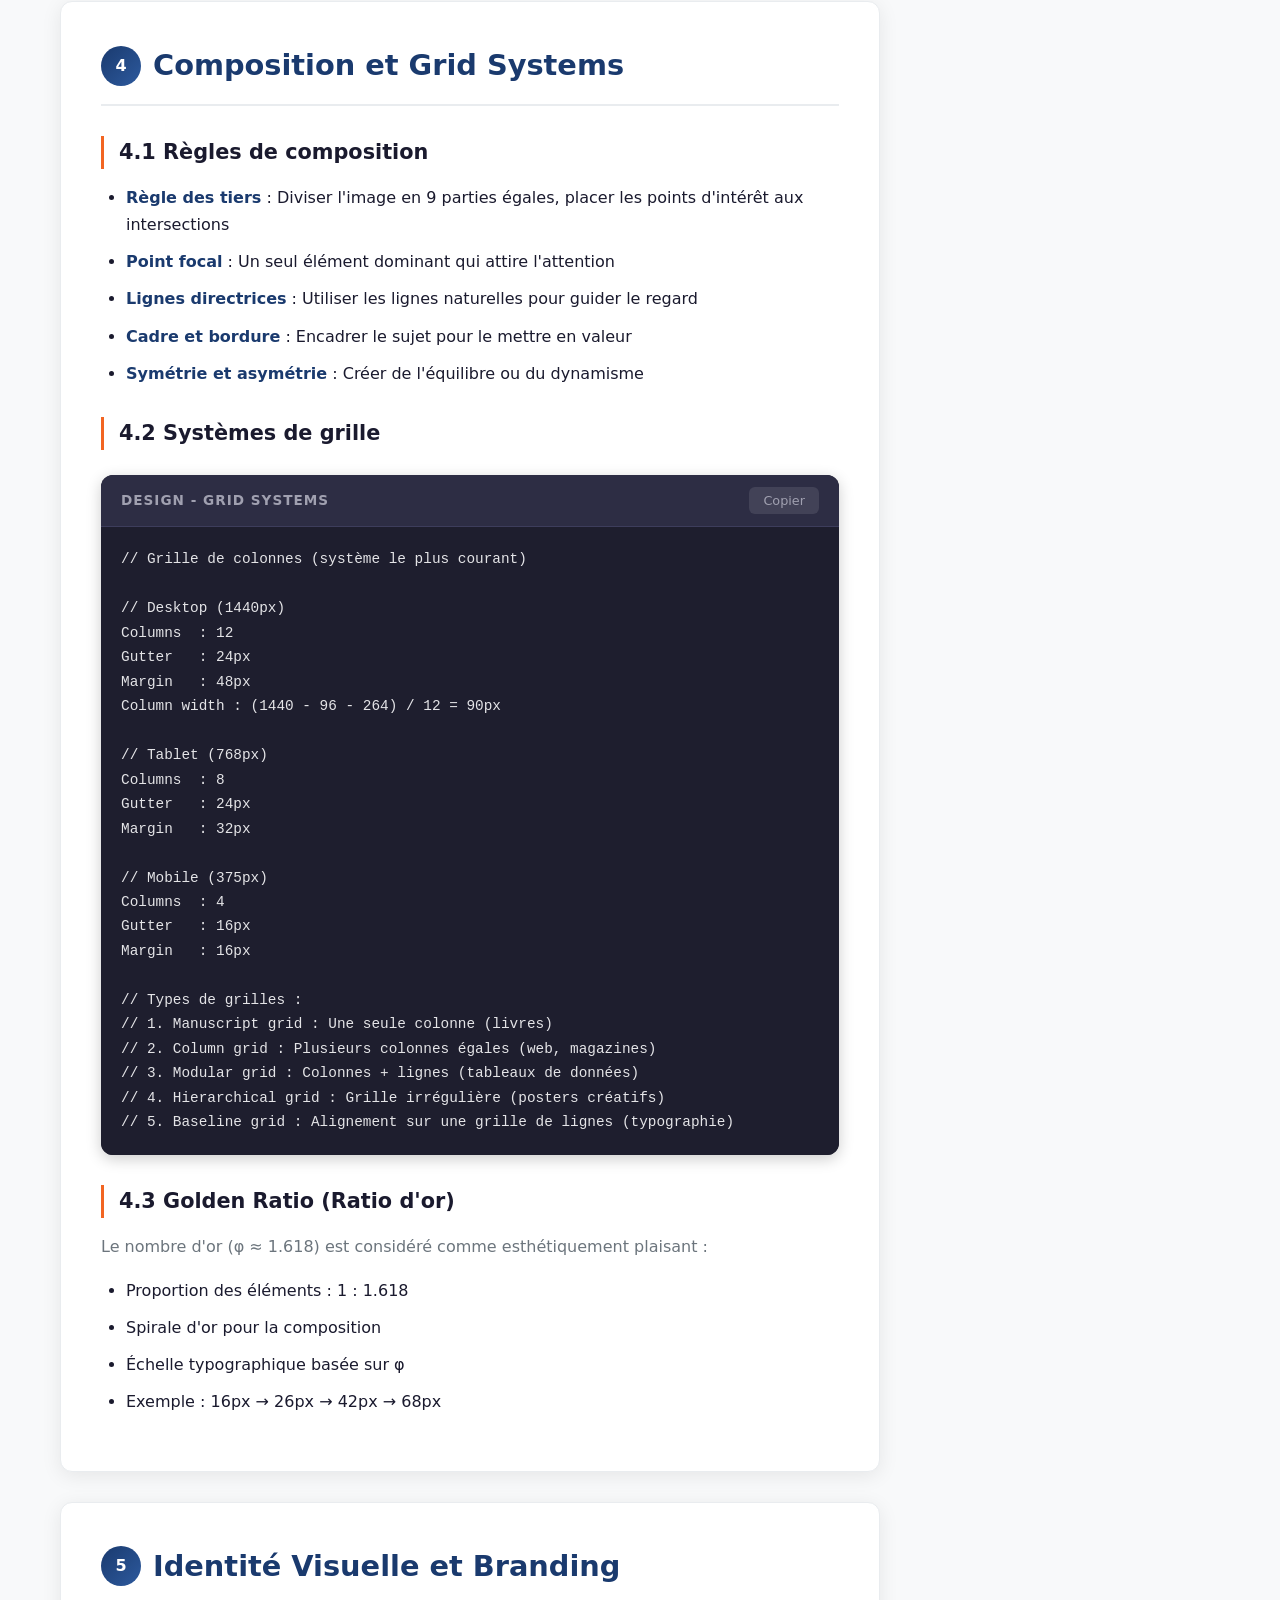
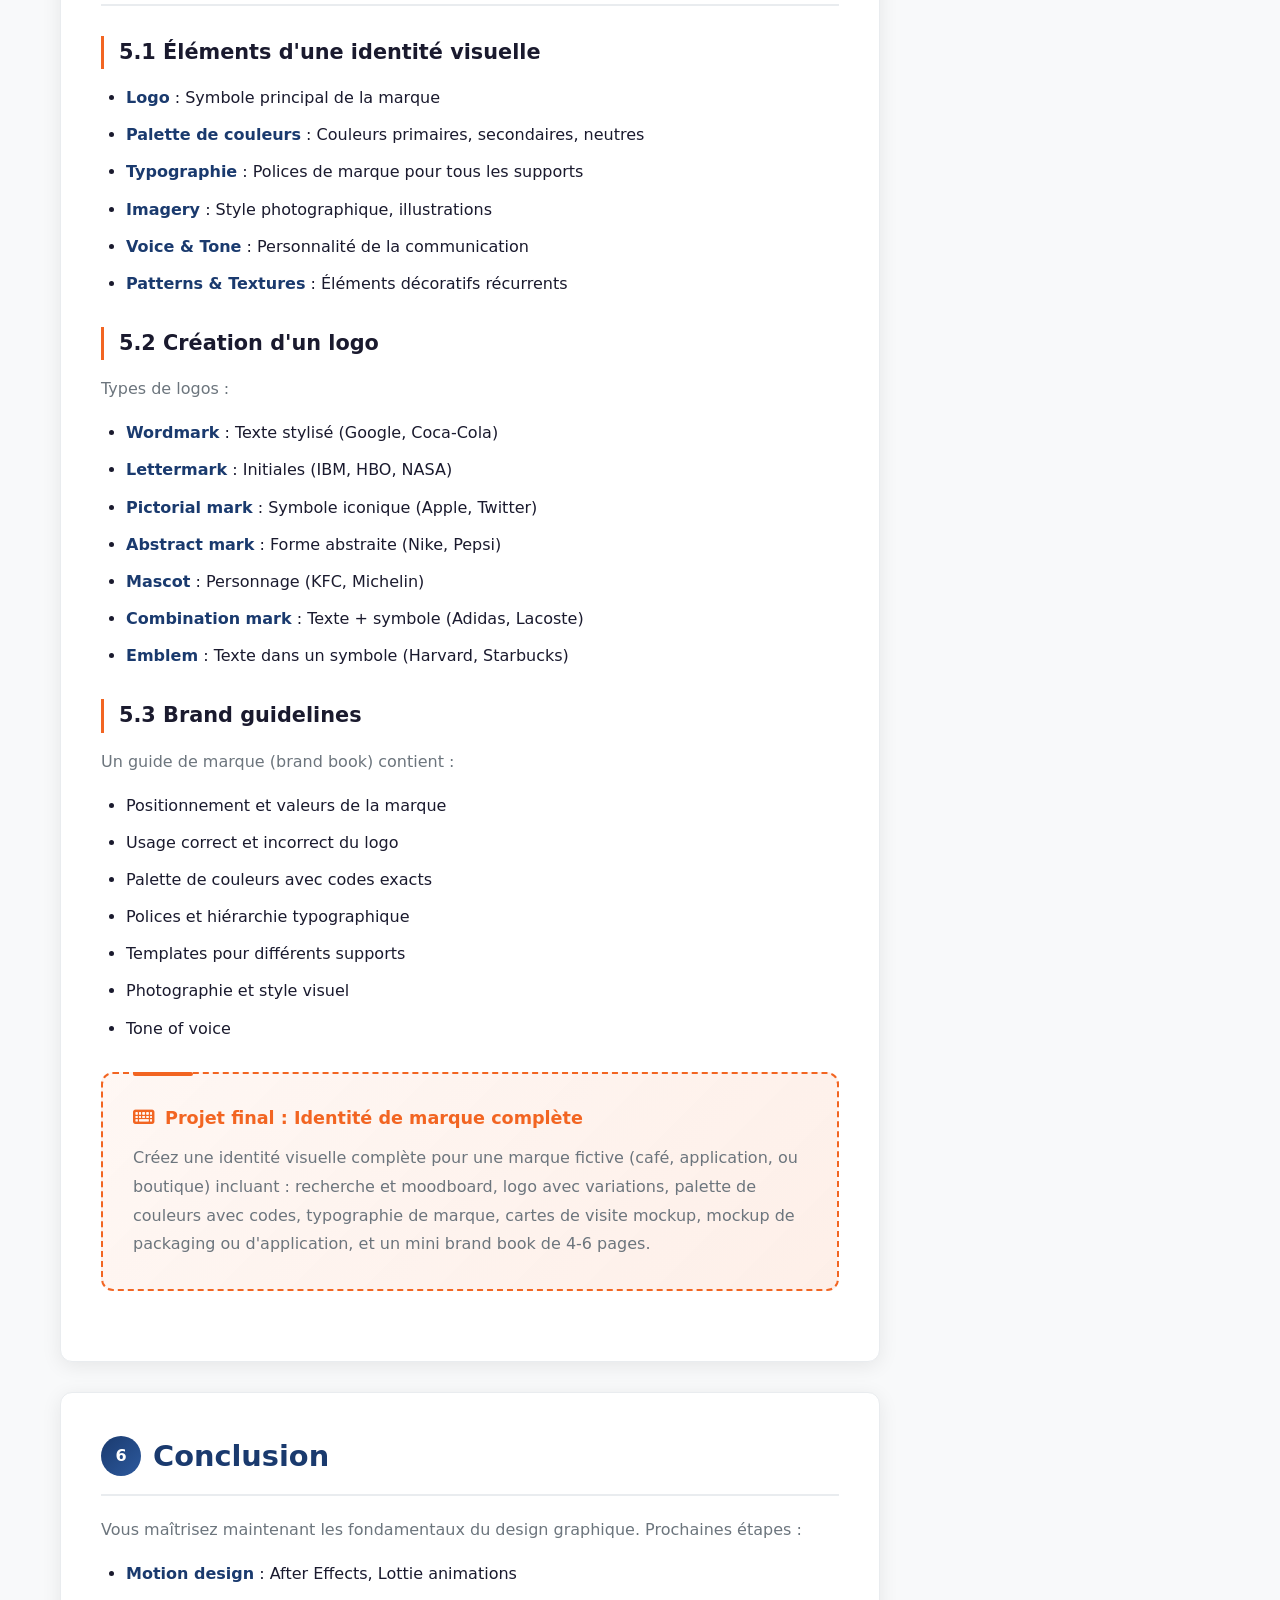
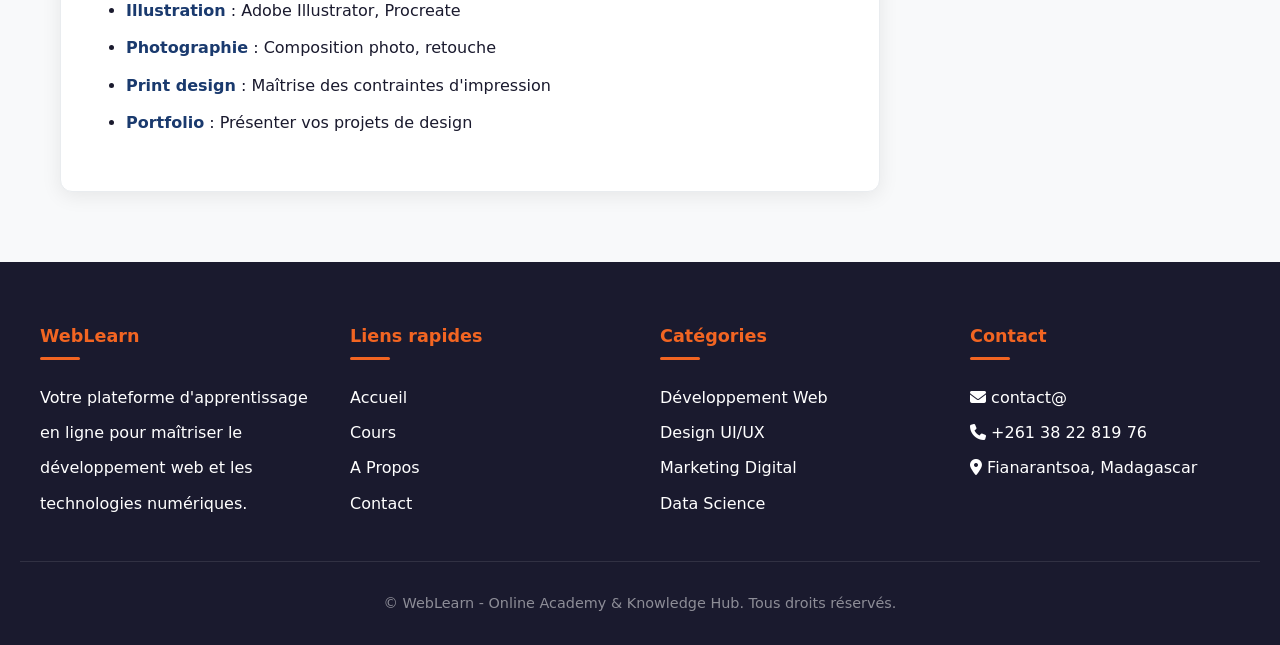
<file: cours-design-graphique.html>
<!DOCTYPE html>
<html style="scroll-behavior: smooth" lang="fr">
<head>
    <meta charset="UTF-8">
    <meta name="viewport" content="width=device-width, initial-scale=1.0">
    <title>Cours Design Graphique - WebLearn | Théorie du Design & Composition</title>
    <meta name="description" content="Théorie du design, typographie, couleurs et composition visuelle. 25 heures de formation pour maîtriser les fondamentaux du design graphique.">
    <meta name="keywords" content="design graphique cours, typographie, théorie des couleurs, composition visuelle, design principles, branding">
    <meta name="robots" content="index, follow">
    <link rel="canonical" href="cours-design-graphique.html">

    <meta property="og:type" content="article">
    <meta property="og:url" content="cours-design-graphique.html">
    <meta property="og:title" content="Design Graphique - WebLearn">
    <meta property="og:description" content="Théorie du design, typographie, couleurs et composition visuelle.">
    <meta property="og:image" content="logoWebLearn.png">

    <script type="application/ld+json">
    {
        "@context": "https://schema.org",
        "@type": "Course",
        "name": "Design Graphique",
        "description": "Théorie du design, typographie, couleurs et composition visuelle.",
        "provider": {"@type": "Organization", "name": "WebLearn", "sameAs": "https://"},
        "educationalLevel": "Intermédiaire",
        "timeRequired": "PT25H",
        "isAccessibleForFree": false,
        "coursePrerequisites": "Aucun prérequis",
        "teaches": ["Design Graphique", "Typographie", "Théorie des Couleurs", "Composition", "Branding", "Design Principles"]
    }
    </script>

    <link rel="stylesheet" href="weblearn.css">
    <link rel="stylesheet" href="https://cdnjs.cloudflare.com/ajax/libs/font-awesome/6.5.0/css/all.min.css">
    <link rel="icon" type="image/png" href="logoWebLearn.png">

</head>
<body>
    <header class="header" role="banner">
        <div class="nav-container">
            <a href="index.html" class="logo" aria-label="WebLearn - Accueil">
                <img src="logoWebLearn.png" alt="WebLearn Logo">
                <div class="logo-text">Web<span>Learn</span></div>
            </a>
            <nav role="navigation" aria-label="Navigation principale">
                <ul class="nav-links" id="navLinks">
                    <li><a href="index.html">Accueil</a></li>
                    <li class="dropdown">
                        <a href="cours.html" class="dropdown-toggle active">Cours</a>
                        <div class="dropdown-menu">
                            <div class="dropdown-header">Développement Web</div>
                            <a href="cours-html-css.html"><i class="fab fa-html5"></i> HTML5 & CSS3</a>
                            <a href="cours-javascript.html"><i class="fab fa-js"></i> JavaScript Moderne</a>
                            <a href="cours-react.html"><i class="fab fa-react"></i> React.js Mastery</a>
                            <a href="cours-nodejs.html"><i class="fab fa-node-js"></i> Node.js & Express</a>
                            <a href="cours-tailwind.html"><i class="fab fa-css3-alt"></i> Tailwind CSS</a>
                            <a href="cours-angular.html"><i class="fab fa-angular"></i> Angular Complet</a>
                            <div class="dropdown-divider"></div>
                            <div class="dropdown-header">Design & Créativité</div>
                            <a href="cours-figma.html"><i class="fab fa-figma"></i> Figma pour UI/UX</a>
                            <a href="cours-design-graphique.html" class="active"><i class="fas fa-paint-brush"></i> Design Graphique</a>
                            <a href="cours-mobile-first.html"><i class="fas fa-mobile-alt"></i> Design Mobile First</a>
                        </div>
                    </li>
                    <li><a href="apropos.html">A Propos</a></li>
                    <li><a href="contact.html">Contact</a></li>
                    <li><button class="dark-mode-toggle" onclick="toggleDarkMode()" aria-label="Activer/Désactiver le mode nuit"><i class="fas fa-moon" id="darkModeIcon"></i></button></li>
                </ul>
            </nav>
            <button class="mobile-toggle" onclick="toggleMenu()" aria-label="Menu mobile"><i class="fas fa-bars"></i></button>
        </div>
    </header>

    <main>
        <nav class="breadcrumb" aria-label="Fil d'Ariane">
            <a href="index.html">Accueil</a>
            <i class="fas fa-chevron-right" aria-hidden="true"></i>
            <a href="cours.html">Cours</a>
            <i class="fas fa-chevron-right" aria-hidden="true"></i>
            <span>Design Graphique</span>
        </nav>

        <div class="course-detail-header">
            <div class="container">
                <div>
                    <span class="course-tag" style="margin-bottom: 15px; display: inline-block;">Intermédiaire</span>
                    <h1>Design Graphique</h1>
                    <div class="course-meta-header">
                        <span><i class="far fa-clock" aria-hidden="true"></i> 25 heures</span>
                        <span><i class="fas fa-signal" aria-hidden="true"></i> Niveau intermédiaire</span>
                        <span><i class="fas fa-certificate" aria-hidden="true"></i> Certificat inclus</span>
                        <span><i class="fas fa-infinity" aria-hidden="true"></i> Accès illimité</span>
                    </div>
                    <p class="course-description">
                        Maîtrisez les fondamentaux du design graphique : théorie de la couleur, typographie, composition, hiérarchie visuelle et principes de design. Ce cours vous donne les bases théoriques essentielles pour créer des designs professionnels et impactants.
                    </p>
                    <div class="course-tags">
                        <span>Théorie Couleur</span>
                        <span>Typographie</span>
                        <span>Composition</span>
                        <span>Hiérarchie</span>
                        <span>Branding</span>
                        <span>Grid Systems</span>
                    </div>
                </div>
                <div class="course-card-sidebar">
                    <div class="price">Gratuit</div>
                    <ul class="features">
                        <li><i class="fas fa-check" aria-hidden="true"></i> 25 heures de contenu</li>
                        <li><i class="fas fa-check" aria-hidden="true"></i> 45 leçons vidéo</li>
                        <li><i class="fas fa-check" aria-hidden="true"></i> 15 projets pratiques</li>
                        <li><i class="fas fa-check" aria-hidden="true"></i> Certificat de réussite</li>
                        <li><i class="fas fa-check" aria-hidden="true"></i> Ressources téléchargeables</li>
                        <li><i class="fas fa-check" aria-hidden="true"></i> Guide de référence PDF</li>
                    </ul>
                    <a href="#contenu" class="btn btn-primary" style="width: 100%; text-align: center; margin-bottom: 10px;">Commencer le cours</a>
                    <a href="cours.html" class="btn btn-secondary" style="width: 100%; text-align: center;">Voir tous les cours</a>
                </div>
            </div>
        </div>

        <div class="course-content" id="contenu">
            <div class="course-main">
                <section class="lesson-section" id="intro-design" aria-labelledby="intro-design-title">
                    <h2 id="intro-design-title"><span class="lesson-number">1</span> Introduction au Design Graphique</h2>
                    <p>Le design graphique est l'art de communiquer visuellement. Il combine texte, images et éléments graphiques pour transmettre un message de manière claire, esthétique et efficace.</p>

                    <h3>1.1 Les 10 principes fondamentaux du design</h3>
                    <ul>
                        <li><strong>Équilibre</strong> : Distribution visuelle des éléments (symétrique, asymétrique, radial)</li>
                        <li><strong>Contraste</strong> : Différenciation par la couleur, taille, forme, texture</li>
                        <li><strong>Hiérarchie</strong> : Organisation de l'importance visuelle</li>
                        <li><strong>Répétition</strong> : Cohérence et unité visuelle</li>
                        <li><strong>Alignement</strong> : Création de liens visuels entre les éléments</li>
                        <li><strong>Proximité</strong> : Regroupement des éléments liés</li>
                        <li><strong>Espace blanc (Negative Space)</strong> : L'espace vide est aussi important que le plein</li>
                        <li><strong>Mouvement</strong> : Direction du regard du spectateur</li>
                        <li><strong>Rythme</strong> : Répétition régulière créant un flux visuel</li>
                        <li><strong>Unité</strong> : Harmonie entre tous les éléments</li>
                    </ul>

                    <h3>1.2 Processus de design</h3>
                    <ol>
                        <li><strong>Brief</strong> : Comprendre les besoins et objectifs</li>
                        <li><strong>Recherche</strong> : Analyser le marché, la concurrence, le public cible</li>
                        <li><strong>Conceptualisation</strong> : Brainstorming et esquisses</li>
                        <li><strong>Création</strong> : Développement des maquettes</li>
                        <li><strong>Itération</strong> : Feedback et améliorations</li>
                        <li><strong>Finalisation</strong> : Livraison des fichiers finaux</li>
                    </ol>
                </section>

                <section class="lesson-section" id="couleurs" aria-labelledby="couleurs-title">
                    <h2 id="couleurs-title"><span class="lesson-number">2</span> Théorie des Couleurs</h2>

                    <h3>2.1 Le cercle chromatique</h3>
                    <p>Le cercle chromatique est l'outil fondamental pour comprendre les relations entre les couleurs :</p>
                    <ul>
                        <li><strong>Couleurs primaires</strong> : Rouge, Jaune, Bleu (RYB) ou Rouge, Vert, Bleu (RVB)</li>
                        <li><strong>Couleurs secondaires</strong> : Orange, Vert, Violet (mélange de deux primaires)</li>
                        <li><strong>Couleurs tertiaires</strong> : Jaune-orange, Rouge-orange, Rouge-violet, etc.</li>
                    </ul>

                    <h3>2.2 Harmonies de couleurs</h3>
                    <div class="table-responsive">
                        <table>
                            <thead>
                                <tr><th>Harmonie</th><th>Description</th><th>Usage</th></tr>
                            </thead>
                            <tbody>
                                <tr><td>Complémentaire</td><td>Deux couleurs opposées sur le cercle</td><td>Contraste fort, CTA</td></tr>
                                <tr><td>Triadique</td><td>Trois couleurs équidistantes</td><td>Vibrant, équilibré</td></tr>
                                <tr><td>Analogue</td><td>Couleurs adjacentes</td><td>Harmonieux, naturel</td></tr>
                                <tr><td>Complémentaire partagée</td><td>Une couleur + deux adjacentes à son opposé</td><td>Contraste nuancé</td></tr>
                                <tr><td>Monochromatique</td><td>Variations de teinte, saturation, luminosité</td><td>Élégant, minimaliste</td></tr>
                            </tbody>
                        </table>
                    </div>

                    <h3>2.3 Psychologie des couleurs</h3>
                    <ul>
                        <li><strong>Rouge</strong> : Énergie, passion, urgence, danger</li>
                        <li><strong>Bleu</strong> : Confiance, calme, professionnalisme, technologie</li>
                        <li><strong>Vert</strong> : Nature, croissance, santé, argent</li>
                        <li><strong>Jaune</strong> : Optimisme, créativité, attention</li>
                        <li><strong>Orange</strong> : Enthousiasme, chaleur, action</li>
                        <li><strong>Violet</strong> : Luxe, créativité, spiritualité</li>
                        <li><strong>Noir</strong> : Élégance, pouvoir, mystère</li>
                        <li><strong>Blanc</strong> : Pureté, simplicité, espace</li>
                    </ul>

                    <h3>2.4 Systèmes de couleurs numériques</h3>

                    <div class="code-block">
                        <div class="code-header">
                            <span>Design - Systèmes Couleur</span>
                            <button class="copy-btn" onclick="copyCode(this)">Copier</button>
                        </div>
                        <pre>// Formats de couleur en design digital :

// HEX (Hexadécimal)
#FF5733 = Rouge-orangé
#1A3A6E = Bleu foncé (WebLearn primary)
#F26522 = Orange (WebLearn secondary)

// RGB (Red, Green, Blue)
rgb(255, 87, 51)
rgba(255, 87, 51, 0.8)  // avec opacité 80%

// HSL (Hue, Saturation, Lightness)
hsl(9, 100%, 60%)
// Hue : 0-360° (position sur le cercle)
// Saturation : 0-100% (intensité)
// Lightness : 0-100% (luminosité)

// HSB/HSV (Hue, Saturation, Brightness/Value)
// Similaire à HSL mais Brightness au lieu de Lightness

// Outils de palette :
- Coolors.co (générateur de palettes)
- Adobe Color (harmonies basées sur le cercle)
- ColorHunt (palettes communautaires)
- Paletton (harmonies avancées)</pre>
                    </div>

                    <div class="info-box info">
                        <strong><i class="fas fa-info-circle" aria-hidden="true"></i> Règle des 60-30-10</strong>
                        <p>Pour une palette harmonieuse, utilisez : 60% de couleur dominante (neutre), 30% de couleur secondaire, et 10% d'accent (couleur vive pour attirer l'attention).</p>
                    </div>
                </section>

                <section class="lesson-section" id="typographie" aria-labelledby="typographie-title">
                    <h2 id="typographie-title"><span class="lesson-number">3</span> Typographie</h2>
                    <p>La typographie est l'art d'organiser le texte dans un design. Un bon choix typographique peut transformer un design moyen en design exceptionnel.</p>

                    <h3>3.1 Classification des polices</h3>
                    <div class="table-responsive">
                        <table>
                            <thead>
                                <tr><th>Catégorie</th><th>Caractéristiques</th><th>Exemples</th><th>Usage</th></tr>
                            </thead>
                            <tbody>
                                <tr><td>Serif</td><td>Empattements, traditionnel</td><td>Times, Georgia, Playfair</td><td>Éditorial, luxe</td></tr>
                                <tr><td>Sans-serif</td><td>Sans empattements, moderne</td><td>Helvetica, Arial, Inter</td><td>UI, tech, web</td></tr>
                                <tr><td>Script</td><td>Style manuscrit</td><td>Pacifico, Dancing Script</td><td>Invitations, branding</td></tr>
                                <tr><td>Display</td><td>Décorative, impactante</td><td>Impact, Bebas Neue</td><td>Titres, posters</td></tr>
                                <tr><td>Monospace</td><td>Largeur fixe</td><td>Courier, Fira Code</td><td>Code, data</td></tr>
                            </tbody>
                        </table>
                    </div>

                    <h3>3.2 Anatomie typographique</h3>
                    <ul>
                        <li><strong>Baseline</strong> : Ligne de base sur laquelle reposent les lettres</li>
                        <li><strong>X-height</strong> : Hauteur des lettres minuscules (a, e, x)</li>
                        <li><strong>Ascender</strong> : Partie au-dessus de la x-height (b, d, h)</li>
                        <li><strong>Descender</strong> : Partie en dessous de la baseline (g, j, p)</li>
                        <li><strong>Kerning</strong> : Espacement entre deux lettres spécifiques</li>
                        <li><strong>Tracking (letter-spacing)</strong> : Espacement uniforme entre toutes les lettres</li>
                        <li><strong>Leading (line-height)</strong> : Espacement entre les lignes</li>
                    </ul>

                    <h3>3.3 Hiérarchie typographique</h3>

                    <div class="code-block">
                        <div class="code-header">
                            <span>Design - Échelle Typographique</span>
                            <button class="copy-btn" onclick="copyCode(this)">Copier</button>
                        </div>
                        <pre>// Échelle typographique modulaire (ratio 1.25 - Major Third)

Display Large  : 96px  / line-height: 1.1  / weight: 700
Display Medium : 60px  / line-height: 1.1  / weight: 700
H1             : 48px  / line-height: 1.2  / weight: 700
H2             : 40px  / line-height: 1.2  / weight: 600
H3             : 33px  / line-height: 1.3  / weight: 600
H4             : 28px  / line-height: 1.3  / weight: 600
H5             : 23px  / line-height: 1.4  / weight: 500
H6             : 19px  / line-height: 1.4  / weight: 500
Body Large     : 18px  / line-height: 1.6  / weight: 400
Body           : 16px  / line-height: 1.6  / weight: 400
Body Small     : 14px  / line-height: 1.5  / weight: 400
Caption        : 12px  / line-height: 1.4  / weight: 400

// Règles d'or :
// - line-height corps de texte : 1.5 - 1.7
// - line-height titres : 1.1 - 1.3
// - Longueur de ligne idéale : 45-75 caractères
// - Contraste minimum : 4.5:1 (WCAG AA)</pre>
                    </div>

                    <h3>3.4 Pairing de polices</h3>
                    <p>Associer deux polices complémentaires :</p>
                    <ul>
                        <li><strong>Contraste de style</strong> : Serif + Sans-serif (Playfair + Inter)</li>
                        <li><strong>Contraste de poids</strong> : Light + Bold</li>
                        <li><strong>Même famille</strong> : Utiliser les variations d'une super-famille</li>
                        <li><strong>Maximum 2-3 polices</strong> par projet</li>
                    </ul>
                    <p>Combinaisons populaires :</p>
                    <ul>
                        <li>Merriweather + Open Sans (blog, éditorial)</li>
                        <li>Montserrat + Lato (corporate, startup)</li>
                        <li>Poppins + Roboto (tech, moderne)</li>
                        <li>Playfair Display + Source Sans Pro (luxe, élégant)</li>
                    </ul>
                </section>

                <section class="lesson-section" id="composition" aria-labelledby="composition-title">
                    <h2 id="composition-title"><span class="lesson-number">4</span> Composition et Grid Systems</h2>

                    <h3>4.1 Règles de composition</h3>
                    <ul>
                        <li><strong>Règle des tiers</strong> : Diviser l'image en 9 parties égales, placer les points d'intérêt aux intersections</li>
                        <li><strong>Point focal</strong> : Un seul élément dominant qui attire l'attention</li>
                        <li><strong>Lignes directrices</strong> : Utiliser les lignes naturelles pour guider le regard</li>
                        <li><strong>Cadre et bordure</strong> : Encadrer le sujet pour le mettre en valeur</li>
                        <li><strong>Symétrie et asymétrie</strong> : Créer de l'équilibre ou du dynamisme</li>
                    </ul>

                    <h3>4.2 Systèmes de grille</h3>

                    <div class="code-block">
                        <div class="code-header">
                            <span>Design - Grid Systems</span>
                            <button class="copy-btn" onclick="copyCode(this)">Copier</button>
                        </div>
                        <pre>// Grille de colonnes (système le plus courant)

// Desktop (1440px)
Columns  : 12
Gutter   : 24px
Margin   : 48px
Column width : (1440 - 96 - 264) / 12 = 90px

// Tablet (768px)
Columns  : 8
Gutter   : 24px
Margin   : 32px

// Mobile (375px)
Columns  : 4
Gutter   : 16px
Margin   : 16px

// Types de grilles :
// 1. Manuscript grid : Une seule colonne (livres)
// 2. Column grid : Plusieurs colonnes égales (web, magazines)
// 3. Modular grid : Colonnes + lignes (tableaux de données)
// 4. Hierarchical grid : Grille irrégulière (posters créatifs)
// 5. Baseline grid : Alignement sur une grille de lignes (typographie)</pre>
                    </div>

                    <h3>4.3 Golden Ratio (Ratio d'or)</h3>
                    <p>Le nombre d'or (φ ≈ 1.618) est considéré comme esthétiquement plaisant :</p>
                    <ul>
                        <li>Proportion des éléments : 1 : 1.618</li>
                        <li>Spirale d'or pour la composition</li>
                        <li>Échelle typographique basée sur φ</li>
                        <li>Exemple : 16px → 26px → 42px → 68px</li>
                    </ul>
                </section>

                <section class="lesson-section" id="branding" aria-labelledby="branding-title">
                    <h2 id="branding-title"><span class="lesson-number">5</span> Identité Visuelle et Branding</h2>

                    <h3>5.1 Éléments d'une identité visuelle</h3>
                    <ul>
                        <li><strong>Logo</strong> : Symbole principal de la marque</li>
                        <li><strong>Palette de couleurs</strong> : Couleurs primaires, secondaires, neutres</li>
                        <li><strong>Typographie</strong> : Polices de marque pour tous les supports</li>
                        <li><strong>Imagery</strong> : Style photographique, illustrations</li>
                        <li><strong>Voice & Tone</strong> : Personnalité de la communication</li>
                        <li><strong>Patterns & Textures</strong> : Éléments décoratifs récurrents</li>
                    </ul>

                    <h3>5.2 Création d'un logo</h3>
                    <p>Types de logos :</p>
                    <ul>
                        <li><strong>Wordmark</strong> : Texte stylisé (Google, Coca-Cola)</li>
                        <li><strong>Lettermark</strong> : Initiales (IBM, HBO, NASA)</li>
                        <li><strong>Pictorial mark</strong> : Symbole iconique (Apple, Twitter)</li>
                        <li><strong>Abstract mark</strong> : Forme abstraite (Nike, Pepsi)</li>
                        <li><strong>Mascot</strong> : Personnage (KFC, Michelin)</li>
                        <li><strong>Combination mark</strong> : Texte + symbole (Adidas, Lacoste)</li>
                        <li><strong>Emblem</strong> : Texte dans un symbole (Harvard, Starbucks)</li>
                    </ul>

                    <h3>5.3 Brand guidelines</h3>
                    <p>Un guide de marque (brand book) contient :</p>
                    <ul>
                        <li>Positionnement et valeurs de la marque</li>
                        <li>Usage correct et incorrect du logo</li>
                        <li>Palette de couleurs avec codes exacts</li>
                        <li>Polices et hiérarchie typographique</li>
                        <li>Templates pour différents supports</li>
                        <li>Photographie et style visuel</li>
                        <li>Tone of voice</li>
                    </ul>

                    <div class="exercise-box">
                        <h4><i class="fas fa-keyboard" aria-hidden="true"></i> Projet final : Identité de marque complète</h4>
                        <p>Créez une identité visuelle complète pour une marque fictive (café, application, ou boutique) incluant : recherche et moodboard, logo avec variations, palette de couleurs avec codes, typographie de marque, cartes de visite mockup, mockup de packaging ou d'application, et un mini brand book de 4-6 pages.</p>
                    </div>
                </section>

                <section class="lesson-section" id="conclusion-design" aria-labelledby="conclusion-design-title">
                    <h2 id="conclusion-design-title"><span class="lesson-number">6</span> Conclusion</h2>
                    <p>Vous maîtrisez maintenant les fondamentaux du design graphique. Prochaines étapes :</p>
                    <ul>
                        <li><strong>Motion design</strong> : After Effects, Lottie animations</li>
                        <li><strong>Illustration</strong> : Adobe Illustrator, Procreate</li>
                        <li><strong>Photographie</strong> : Composition photo, retouche</li>
                        <li><strong>Print design</strong> : Maîtrise des contraintes d'impression</li>
                        <li><strong>Portfolio</strong> : Présenter vos projets de design</li>
                    </ul>
                </section>
            </div>

            <aside class="course-sidebar-sticky" aria-label="Navigation du cours">
                <div class="course-nav">
                    <h4>Contenu du cours</h4>
                    <ul>
                        <li><a href="#intro-design" class="active">1. Introduction Design</a></li>
                        <li><a href="#couleurs">2. Théorie des Couleurs</a></li>
                        <li><a href="#typographie">3. Typographie</a></li>
                        <li><a href="#composition">4. Composition</a></li>
                        <li><a href="#branding">5. Branding</a></li>
                        <li><a href="#conclusion-design">6. Conclusion</a></li>
                    </ul>
                </div>
                <div class="course-nav">
                    <h4>Progression</h4>
                    <div class="progress-container">
                        <div class="progress-bar" style="width: 0%;"></div>
                    </div>
                    <p style="font-size: 0.85rem; color: var(--text-muted); margin-top: 8px;">6 leçons • 25 heures</p>
                </div>
            </aside>
        </div>
    </main>

    <footer class="footer" role="contentinfo">
        <div class="footer-grid">
            <div class="footer-col">
                <h4>WebLearn</h4>
                <p>Votre plateforme d'apprentissage en ligne pour maîtriser le développement web et les technologies numériques.</p>
            </div>
            <div class="footer-col">
                <h4>Liens rapides</h4>
                <a href="index.html">Accueil</a>
                <a href="cours.html">Cours</a>
                <a href="apropos.html">A Propos</a>
                <a href="contact.html">Contact</a>
            </div>
            <div class="footer-col">
                <h4>Catégories</h4>
                <a href="cours.html">Développement Web</a>
                <a href="cours.html">Design UI/UX</a>
                <a href="cours.html">Marketing Digital</a>
                <a href="cours.html">Data Science</a>
            </div>
            <div class="footer-col">
                <h4>Contact</h4>
                <p><i class="fas fa-envelope" aria-hidden="true"></i> contact@</p>
                <p><i class="fas fa-phone" aria-hidden="true"></i> +261 38 22 819 76</p>
                <p><i class="fas fa-map-marker-alt" aria-hidden="true"></i> Fianarantsoa, Madagascar</p>
            </div>
        </div>
        <div class="footer-bottom">
            <p>© WebLearn - Online Academy & Knowledge Hub. Tous droits réservés.</p>
        </div>
    </footer>

    <script src="weblearn.js"></script>
</body>
</html>
</file>
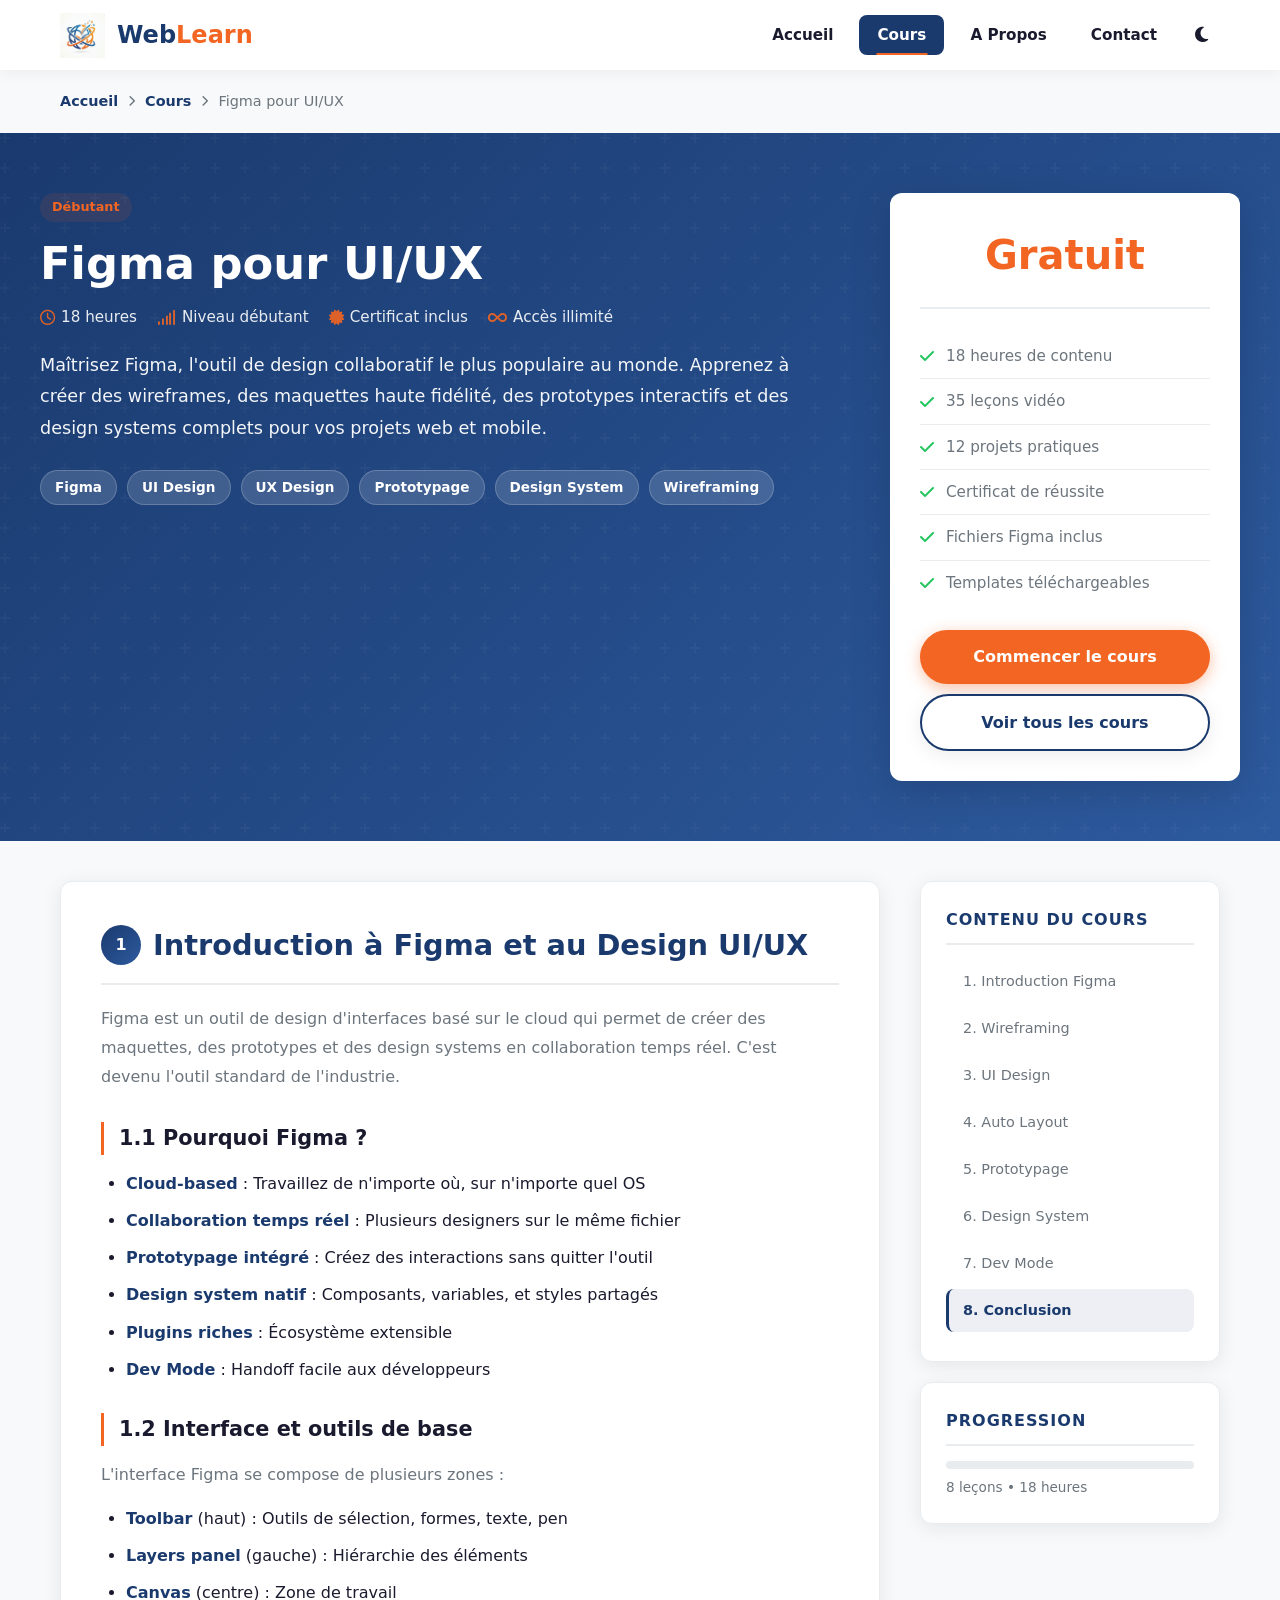
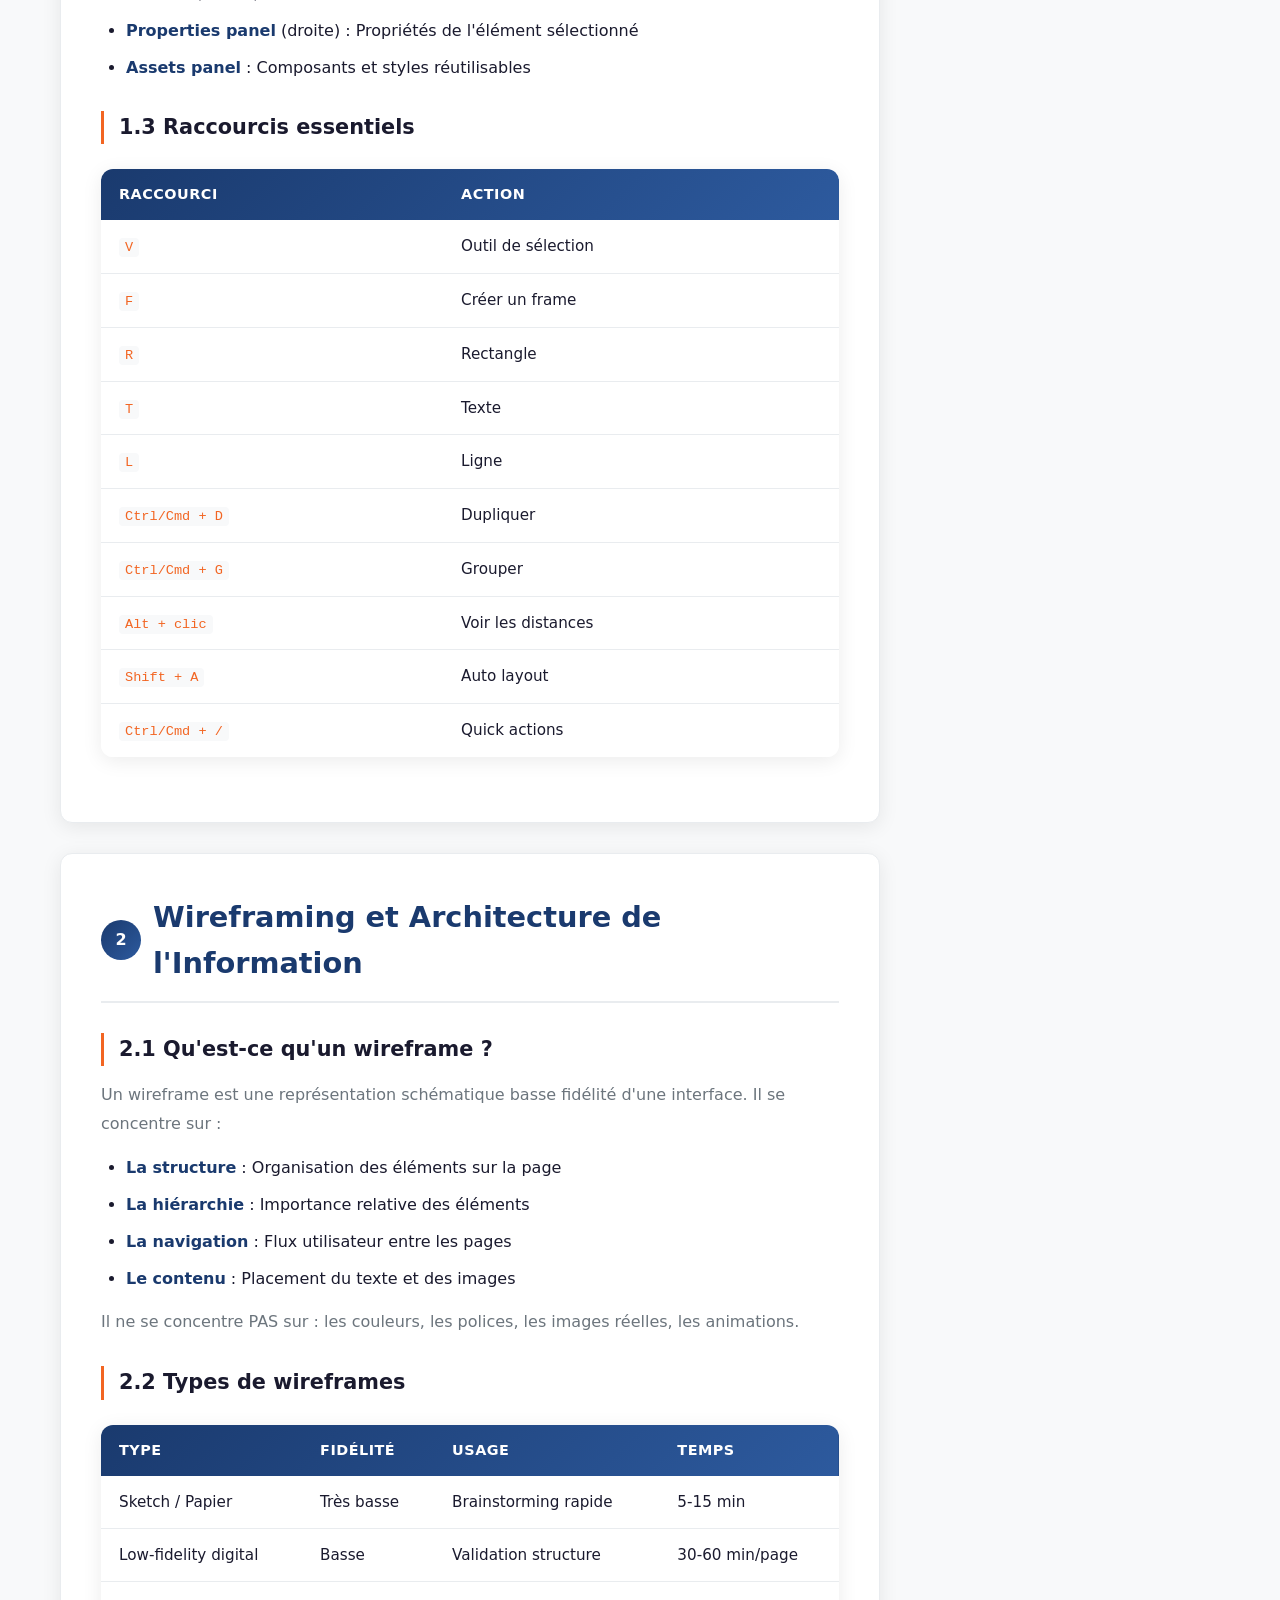
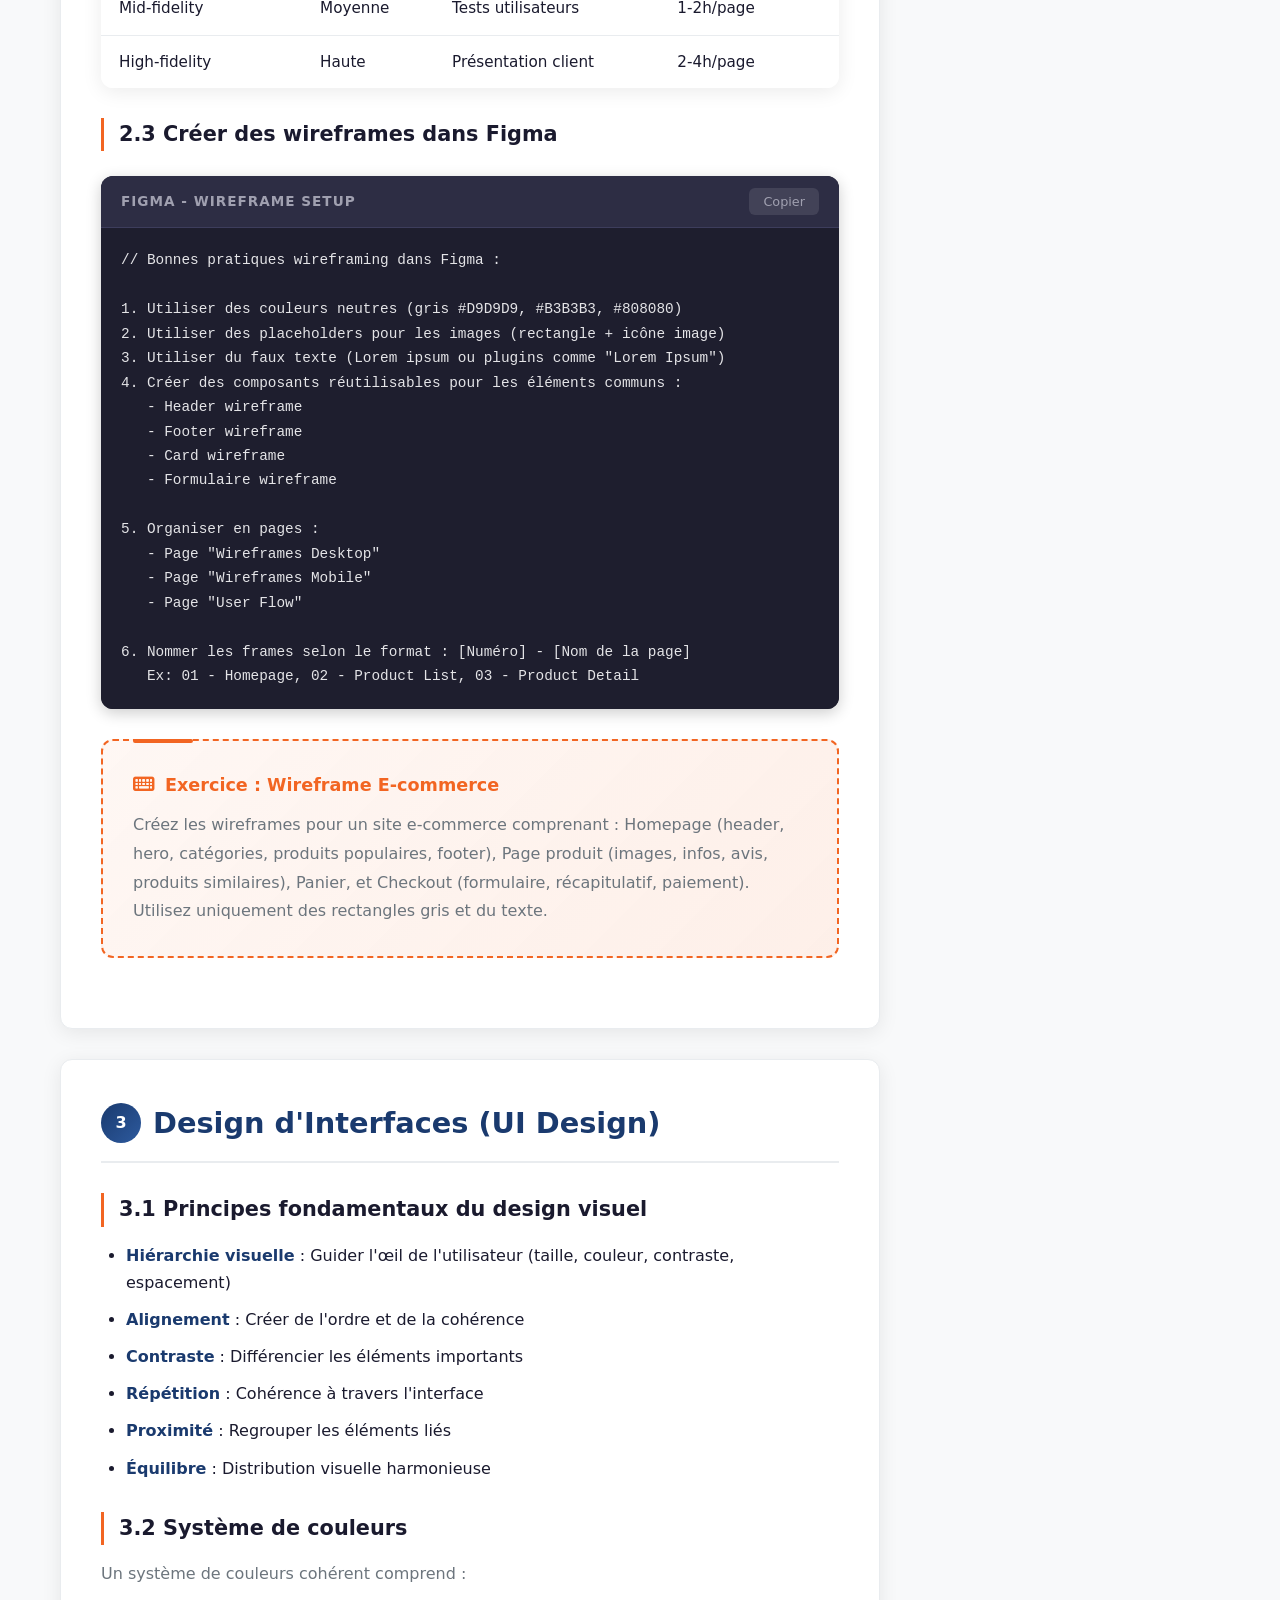
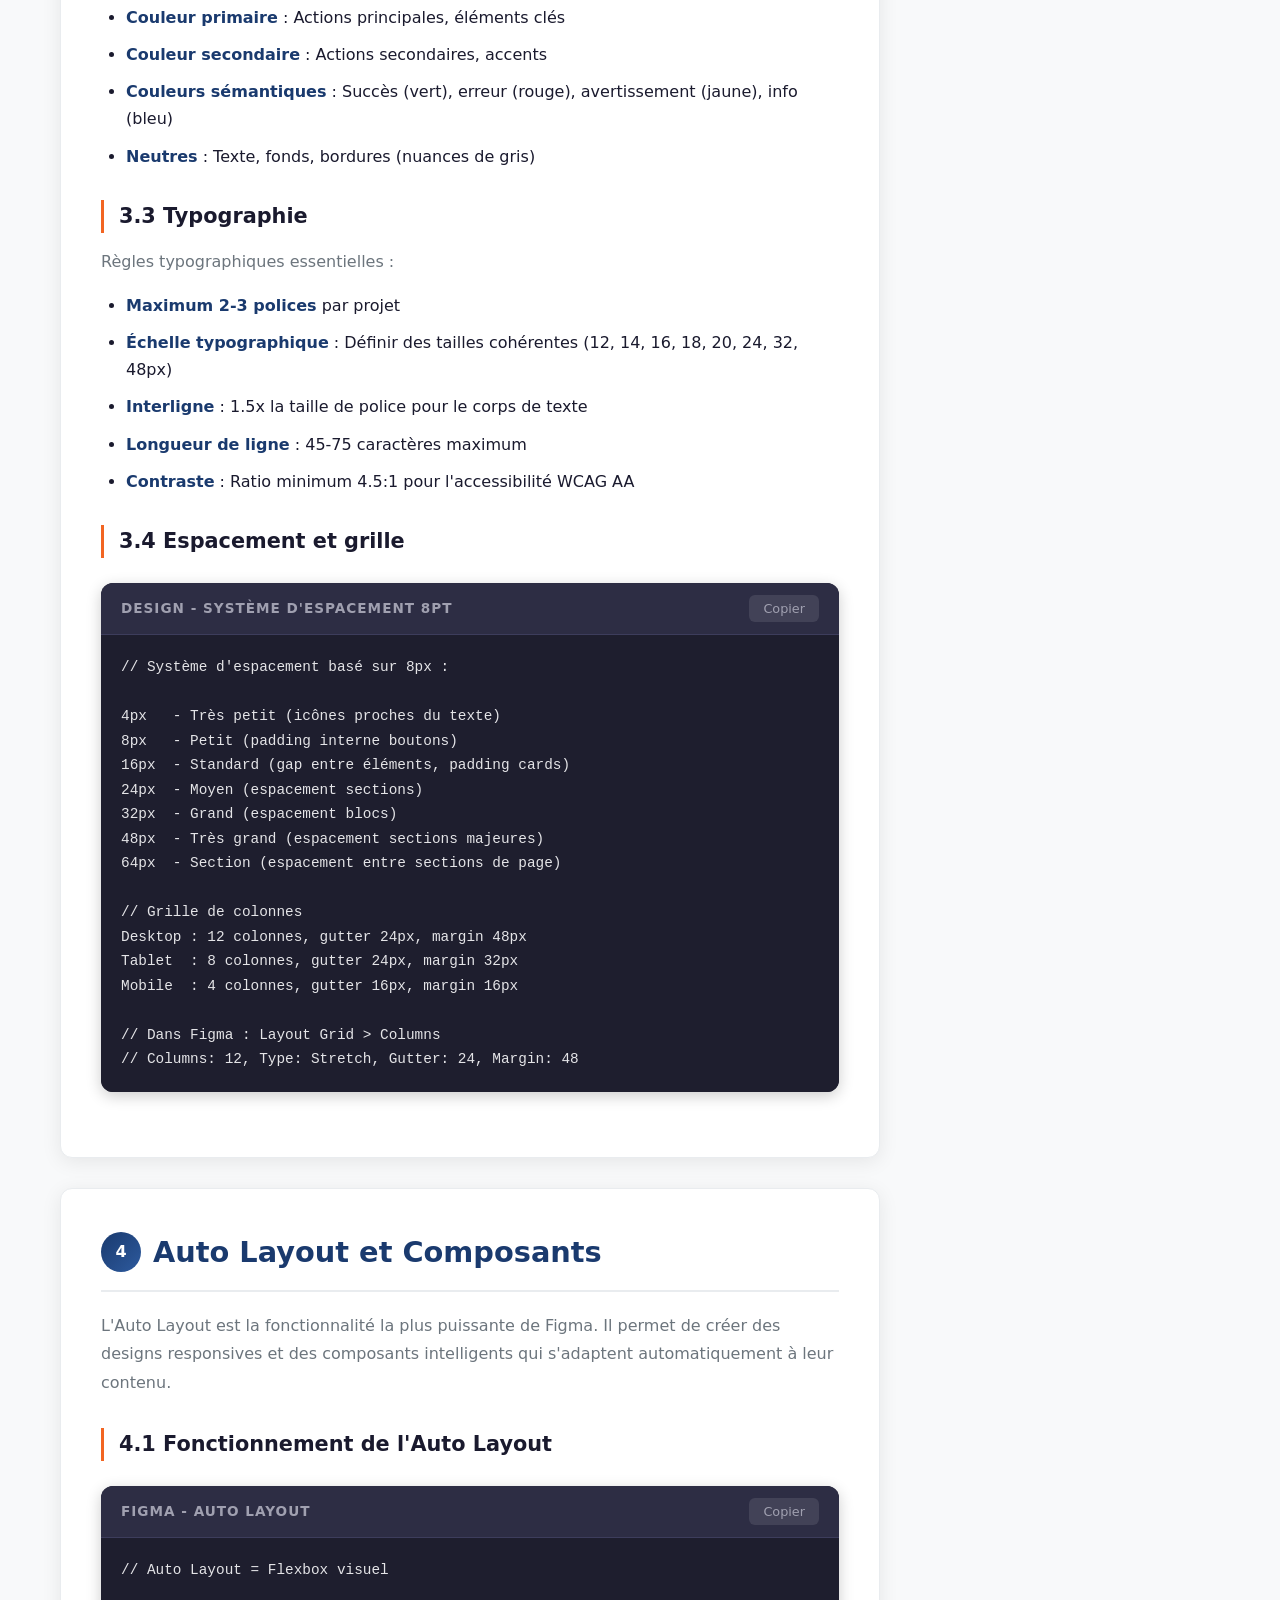
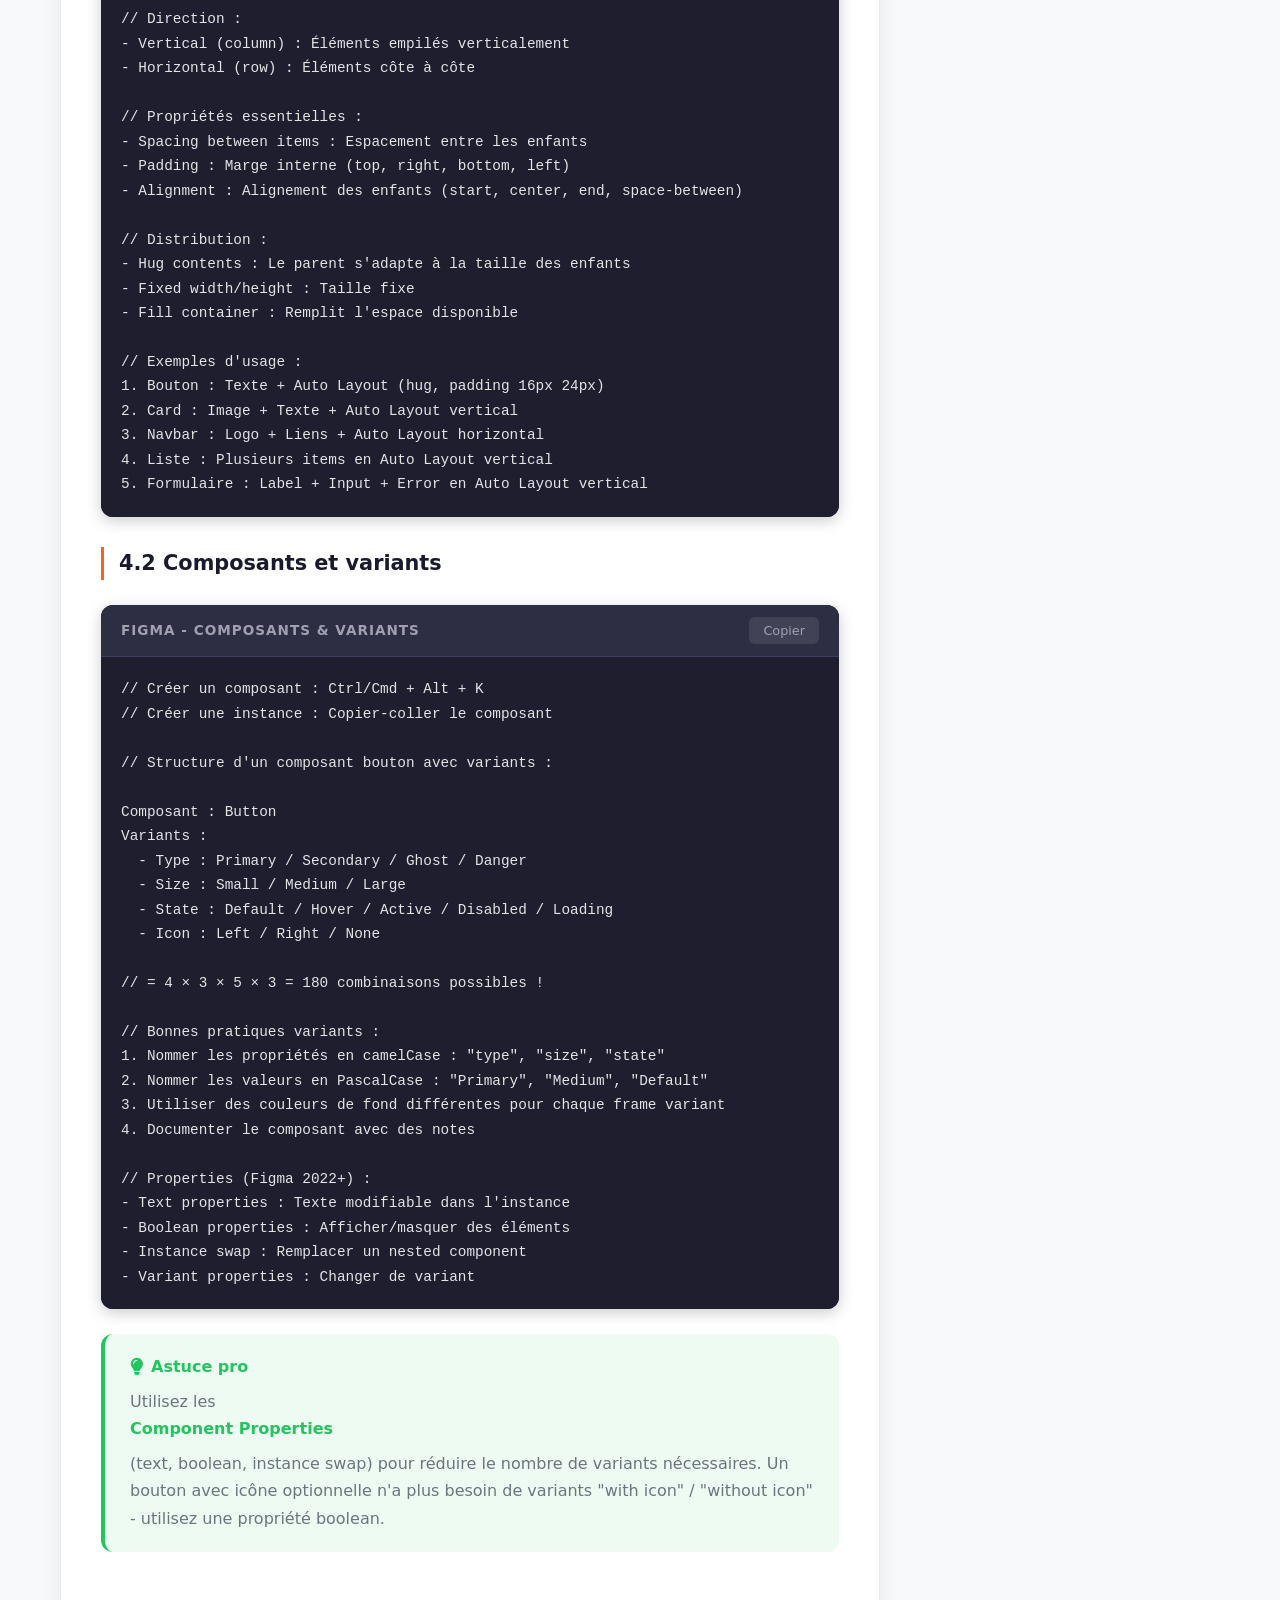
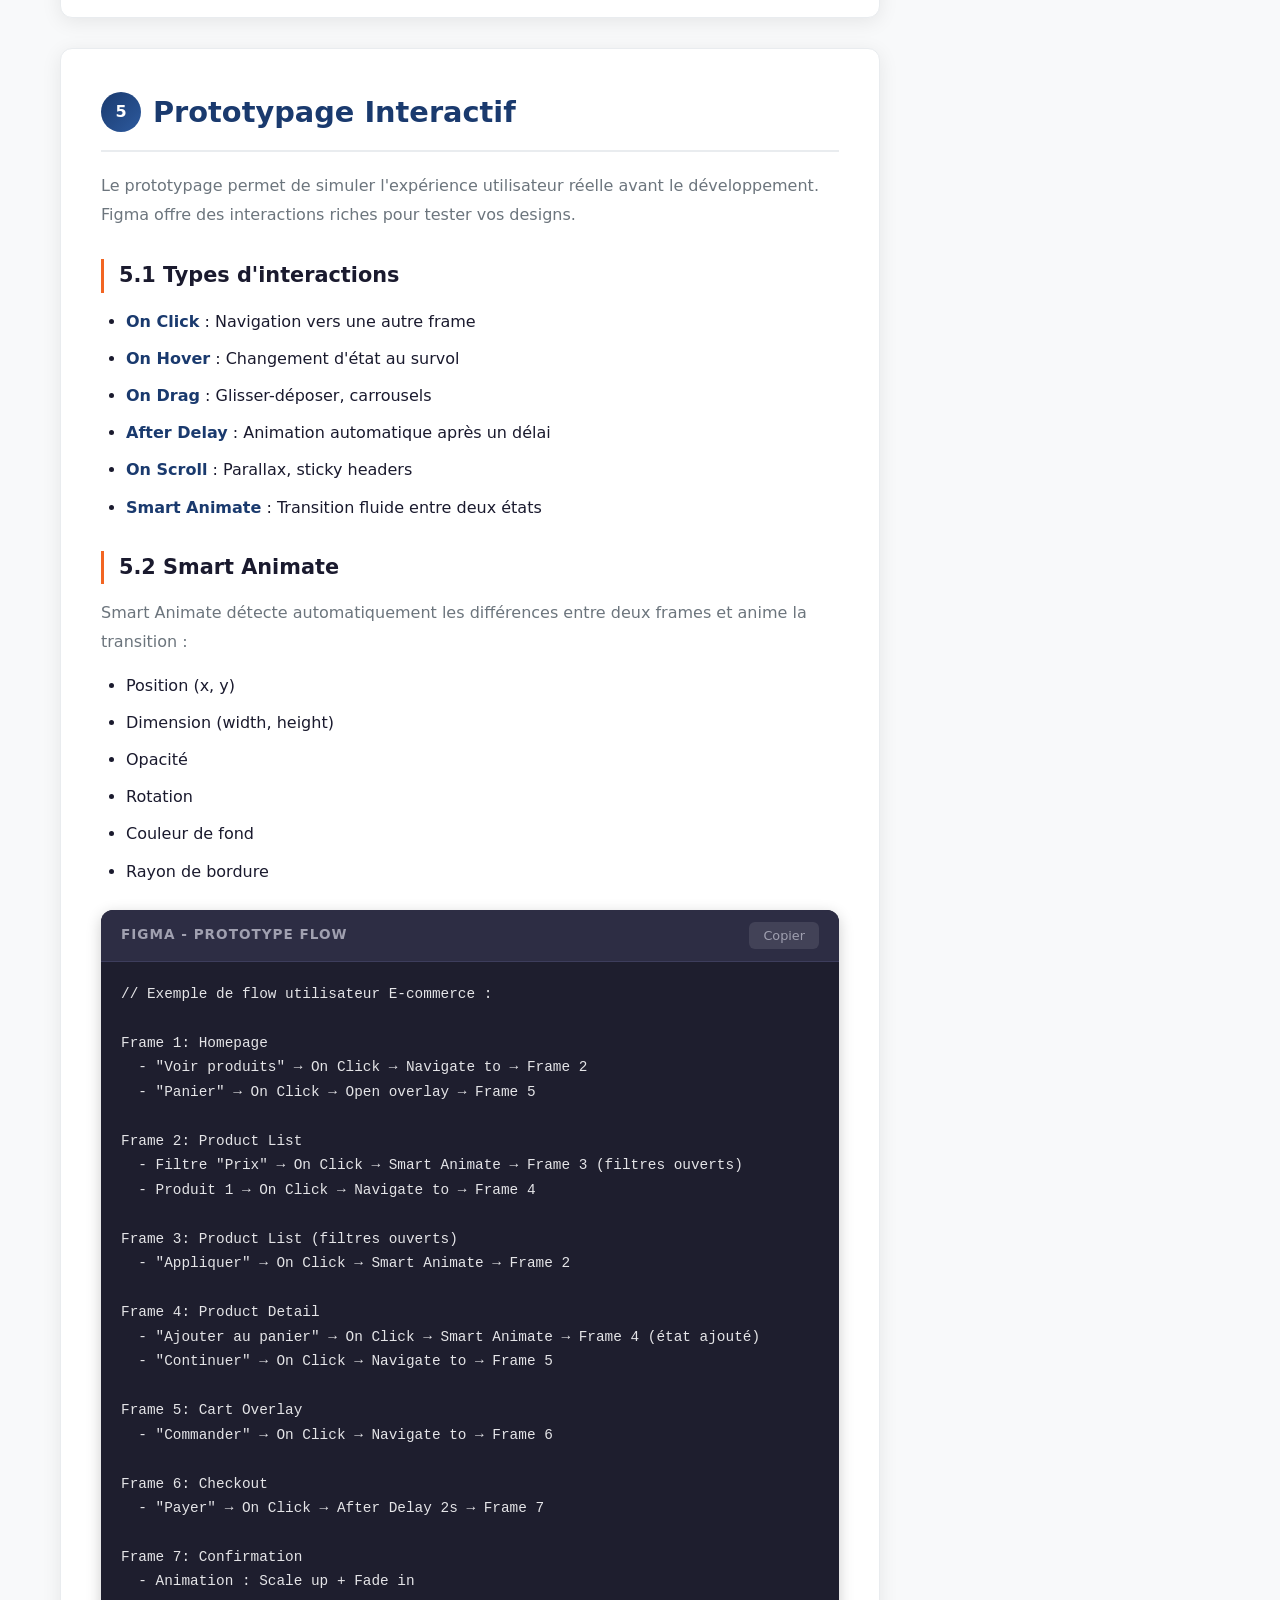
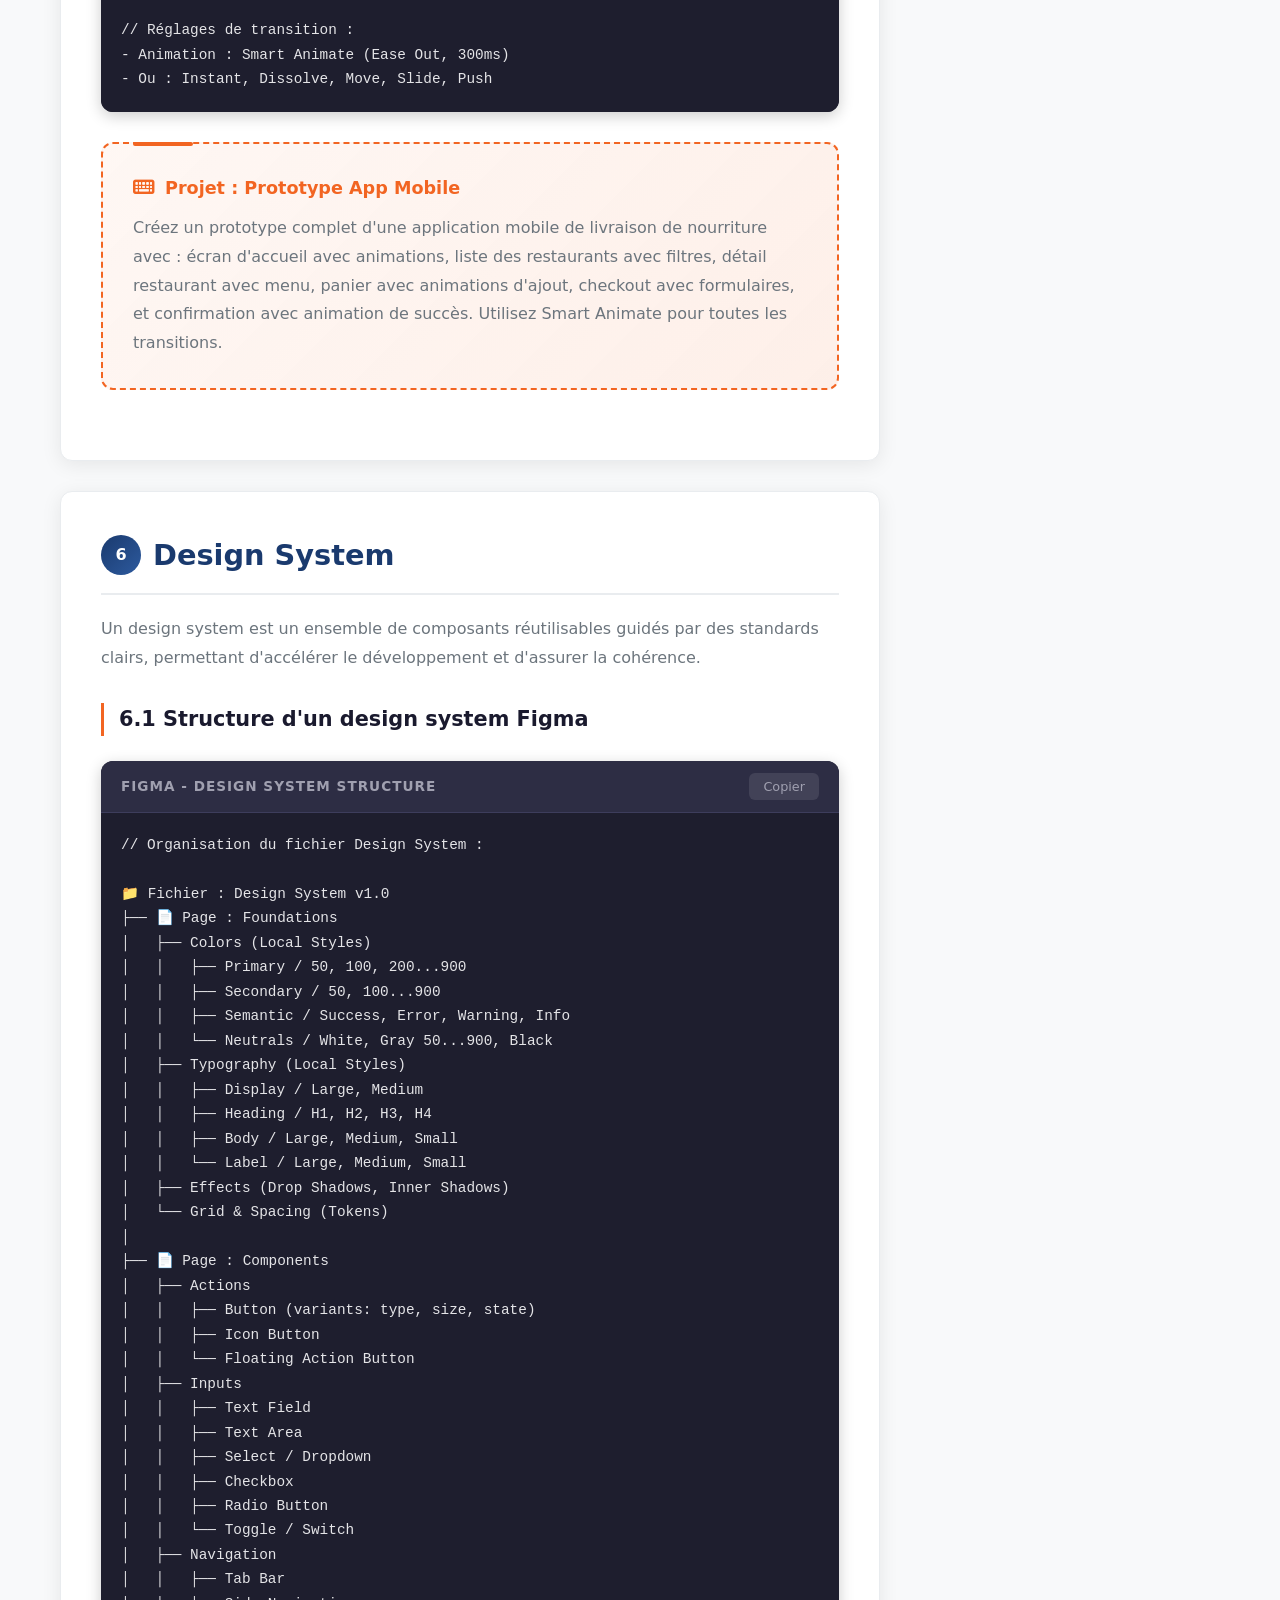
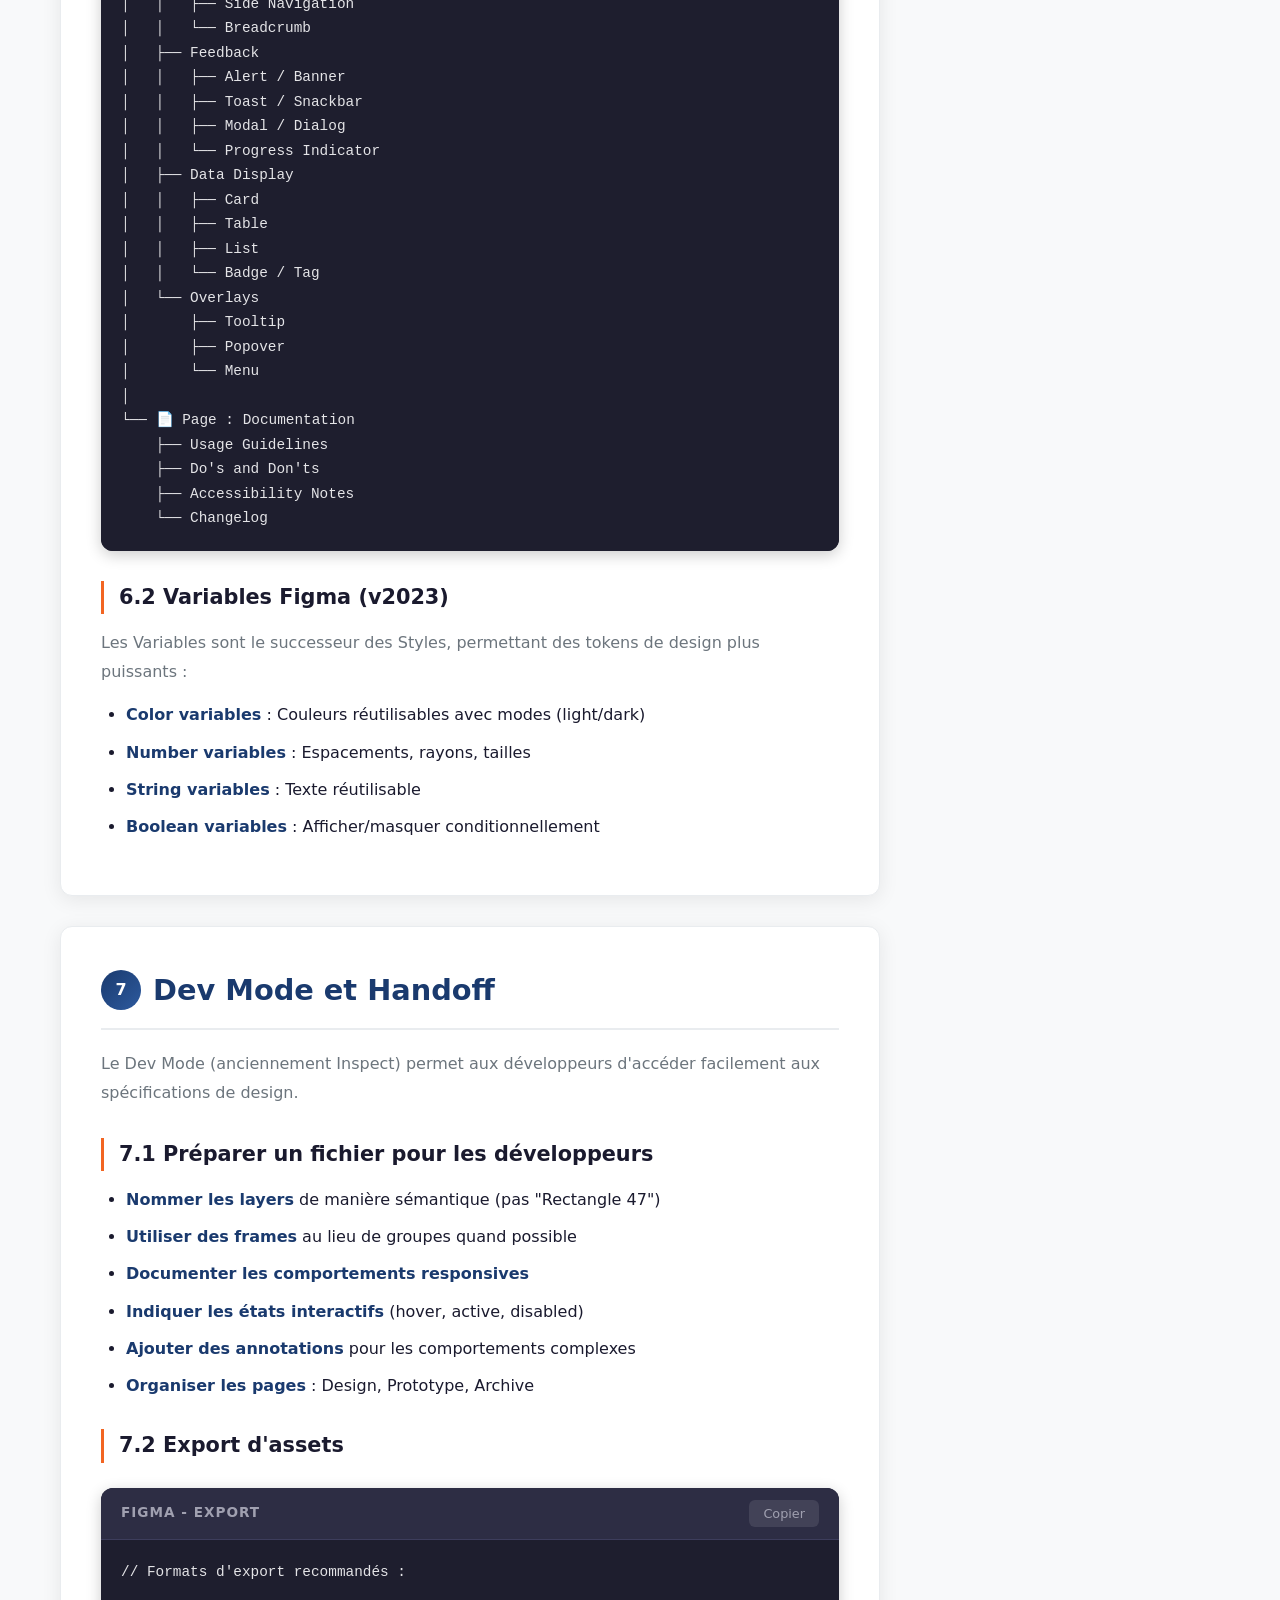
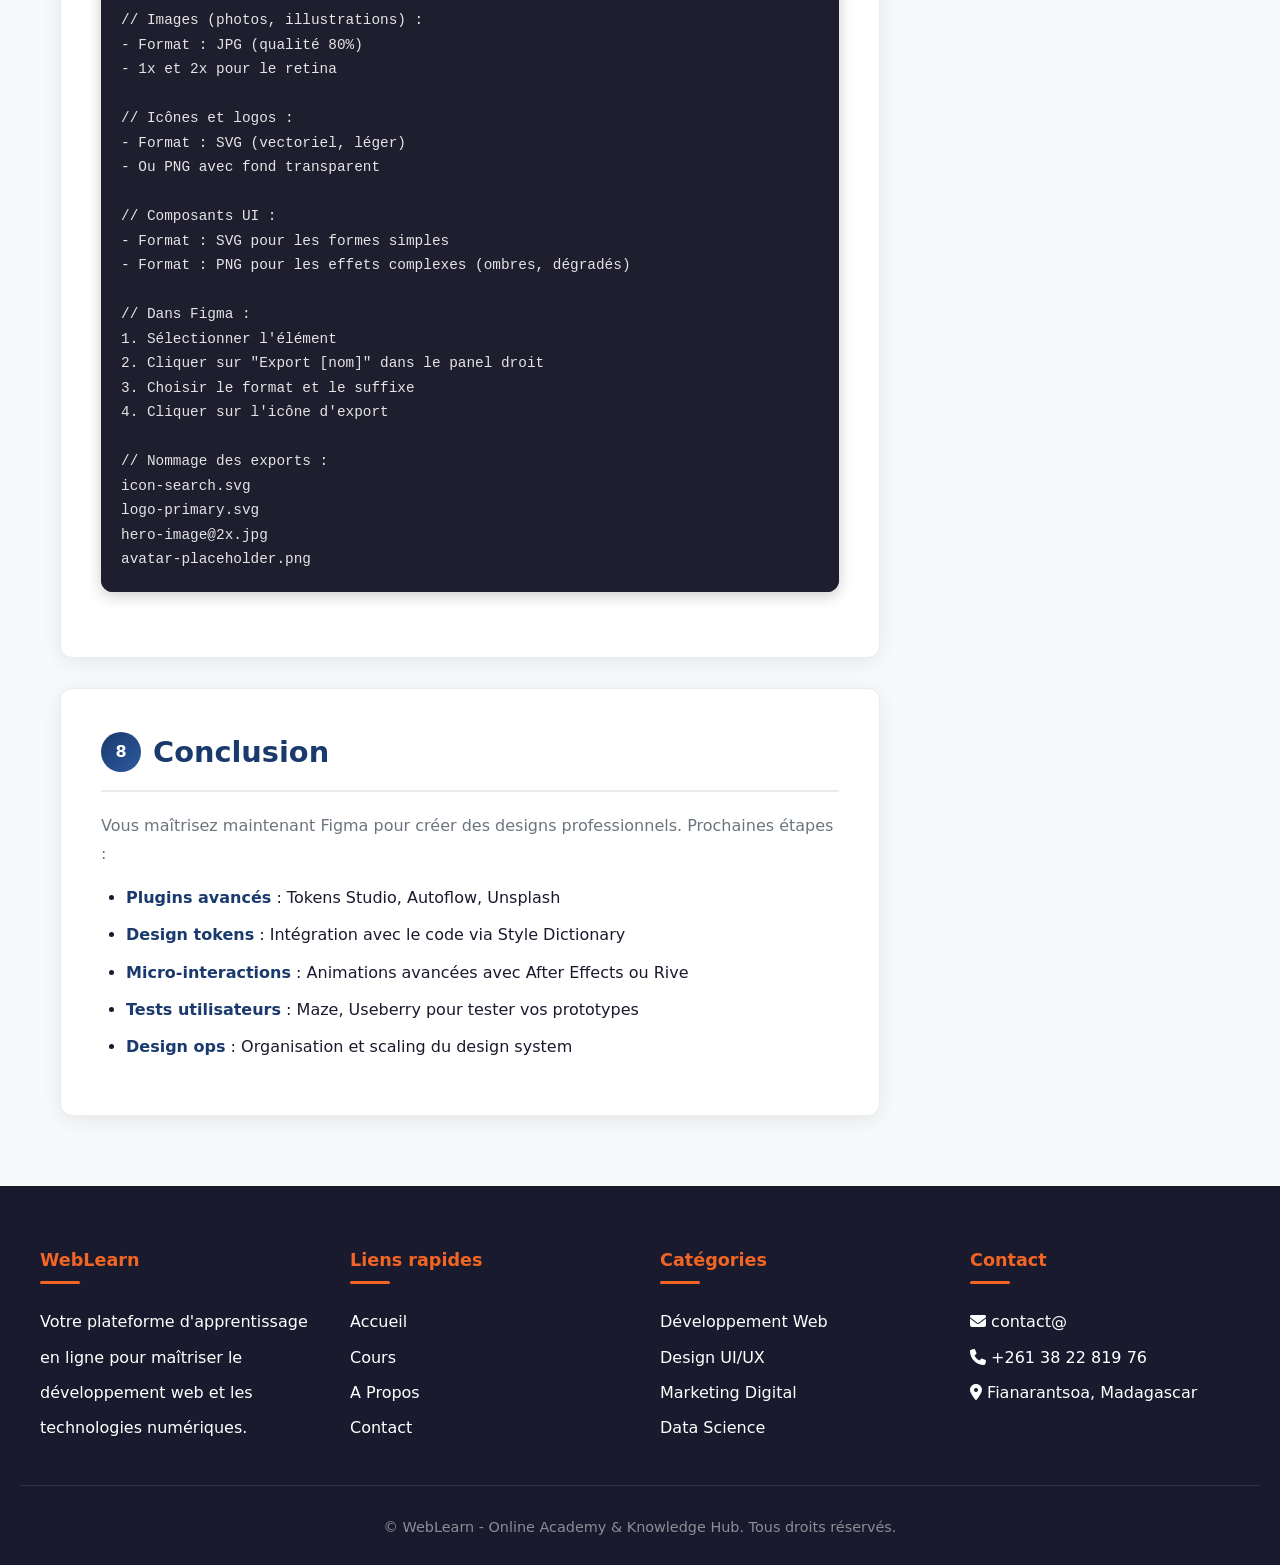
<file: cours-figma.html>
<!DOCTYPE html>
<html style="scroll-behavior: smooth" lang="fr">
<head>
    <meta charset="UTF-8">
    <meta name="viewport" content="width=device-width, initial-scale=1.0">
    <title>Cours Figma pour UI/UX - WebLearn | Formation Design d'Interfaces</title>
    <meta name="description" content="Concevez des interfaces modernes et prototypez avec Figma. 18 heures de formation : wireframes, design system, prototypage, collaboration.">
    <meta name="keywords" content="Figma cours, UI/UX design, prototypage Figma, design system, wireframes, maquettes, design d'interfaces">
    <meta name="robots" content="index, follow">
    <link rel="canonical" href="cours-figma.html">

    <meta property="og:type" content="article">
    <meta property="og:url" content="cours-figma.html">
    <meta property="og:title" content="Figma pour UI/UX - WebLearn">
    <meta property="og:description" content="Concevez des interfaces modernes et prototypez avec Figma.">
    <meta property="og:image" content="logoWebLearn.png">

    <script type="application/ld+json">
    {
        "@context": "https://schema.org",
        "@type": "Course",
        "name": "Figma pour UI/UX",
        "description": "Concevez des interfaces modernes et prototypez avec Figma.",
        "provider": {"@type": "Organization", "name": "WebLearn", "sameAs": "https://"},
        "educationalLevel": "Débutant",
        "timeRequired": "PT18H",
        "isAccessibleForFree": false,
        "coursePrerequisites": "Aucun prérequis",
        "teaches": ["Figma", "UI Design", "UX Design", "Prototypage", "Design System", "Wireframing"]
    }
    </script>

    <link rel="stylesheet" href="weblearn.css">
    <link rel="stylesheet" href="https://cdnjs.cloudflare.com/ajax/libs/font-awesome/6.5.0/css/all.min.css">
    <link rel="icon" type="image/png" href="logoWebLearn.png">
</head>
<body>
    <header class="header" role="banner">
        <div class="nav-container">
            <a href="index.html" class="logo" aria-label="WebLearn - Accueil">
                <img src="logoWebLearn.png" alt="WebLearn Logo">
                <div class="logo-text">Web<span>Learn</span></div>
            </a>
            <nav role="navigation" aria-label="Navigation principale">
                <ul class="nav-links" id="navLinks">
                    <li><a href="index.html">Accueil</a></li>
                    <li class="dropdown">
                        <a href="cours.html" class="dropdown-toggle active">Cours</a>
                        <div class="dropdown-menu">
                            <div class="dropdown-header">Développement Web</div>
                            <a href="cours-html-css.html"><i class="fab fa-html5"></i> HTML5 & CSS3</a>
                            <a href="cours-javascript.html"><i class="fab fa-js"></i> JavaScript Moderne</a>
                            <a href="cours-react.html"><i class="fab fa-react"></i> React.js Mastery</a>
                            <a href="cours-nodejs.html"><i class="fab fa-node-js"></i> Node.js & Express</a>
                            <a href="cours-tailwind.html"><i class="fab fa-css3-alt"></i> Tailwind CSS</a>
                            <a href="cours-angular.html"><i class="fab fa-angular"></i> Angular Complet</a>
                            <div class="dropdown-divider"></div>
                            <div class="dropdown-header">Design & Créativité</div>
                            <a href="cours-figma.html" class="active"><i class="fab fa-figma"></i> Figma pour UI/UX</a>
                            <a href="cours-design-graphique.html"><i class="fas fa-paint-brush"></i> Design Graphique</a>
                            <a href="cours-mobile-first.html"><i class="fas fa-mobile-alt"></i> Design Mobile First</a>
                        </div>
                    </li>
                    <li><a href="apropos.html">A Propos</a></li>
                    <li><a href="contact.html">Contact</a></li>
                    <li><button class="dark-mode-toggle" onclick="toggleDarkMode()" aria-label="Activer/Désactiver le mode nuit"><i class="fas fa-moon" id="darkModeIcon"></i></button></li>
                </ul>
            </nav>
            <button class="mobile-toggle" onclick="toggleMenu()" aria-label="Menu mobile"><i class="fas fa-bars"></i></button>
        </div>
    </header>

    <main>
        <nav class="breadcrumb" aria-label="Fil d'Ariane">
            <a href="index.html">Accueil</a>
            <i class="fas fa-chevron-right" aria-hidden="true"></i>
            <a href="cours.html">Cours</a>
            <i class="fas fa-chevron-right" aria-hidden="true"></i>
            <span>Figma pour UI/UX</span>
        </nav>

        <div class="course-detail-header">
            <div class="container">
                <div>
                    <span class="course-tag" style="margin-bottom: 15px; display: inline-block;">Débutant</span>
                    <h1>Figma pour UI/UX</h1>
                    <div class="course-meta-header">
                        <span><i class="far fa-clock" aria-hidden="true"></i> 18 heures</span>
                        <span><i class="fas fa-signal" aria-hidden="true"></i> Niveau débutant</span>
                        <span><i class="fas fa-certificate" aria-hidden="true"></i> Certificat inclus</span>
                        <span><i class="fas fa-infinity" aria-hidden="true"></i> Accès illimité</span>
                    </div>
                    <p class="course-description">
                        Maîtrisez Figma, l'outil de design collaboratif le plus populaire au monde. Apprenez à créer des wireframes, des maquettes haute fidélité, des prototypes interactifs et des design systems complets pour vos projets web et mobile.
                    </p>
                    <div class="course-tags">
                        <span>Figma</span>
                        <span>UI Design</span>
                        <span>UX Design</span>
                        <span>Prototypage</span>
                        <span>Design System</span>
                        <span>Wireframing</span>
                    </div>
                </div>
                <div class="course-card-sidebar">
                    <div class="price">Gratuit</div>
                    <ul class="features">
                        <li><i class="fas fa-check" aria-hidden="true"></i> 18 heures de contenu</li>
                        <li><i class="fas fa-check" aria-hidden="true"></i> 35 leçons vidéo</li>
                        <li><i class="fas fa-check" aria-hidden="true"></i> 12 projets pratiques</li>
                        <li><i class="fas fa-check" aria-hidden="true"></i> Certificat de réussite</li>
                        <li><i class="fas fa-check" aria-hidden="true"></i> Fichiers Figma inclus</li>
                        <li><i class="fas fa-check" aria-hidden="true"></i> Templates téléchargeables</li>
                    </ul>
                    <a href="#contenu" class="btn btn-primary" style="width: 100%; text-align: center; margin-bottom: 10px;">Commencer le cours</a>
                    <a href="cours.html" class="btn btn-secondary" style="width: 100%; text-align: center;">Voir tous les cours</a>
                </div>
            </div>
        </div>

        <div class="course-content" id="contenu">
            <div class="course-main">
                <section class="lesson-section" id="intro-figma" aria-labelledby="intro-figma-title">
                    <h2 id="intro-figma-title"><span class="lesson-number">1</span> Introduction à Figma et au Design UI/UX</h2>
                    <p>Figma est un outil de design d'interfaces basé sur le cloud qui permet de créer des maquettes, des prototypes et des design systems en collaboration temps réel. C'est devenu l'outil standard de l'industrie.</p>

                    <h3>1.1 Pourquoi Figma ?</h3>
                    <ul>
                        <li><strong>Cloud-based</strong> : Travaillez de n'importe où, sur n'importe quel OS</li>
                        <li><strong>Collaboration temps réel</strong> : Plusieurs designers sur le même fichier</li>
                        <li><strong>Prototypage intégré</strong> : Créez des interactions sans quitter l'outil</li>
                        <li><strong>Design system natif</strong> : Composants, variables, et styles partagés</li>
                        <li><strong>Plugins riches</strong> : Écosystème extensible</li>
                        <li><strong>Dev Mode</strong> : Handoff facile aux développeurs</li>
                    </ul>

                    <h3>1.2 Interface et outils de base</h3>
                    <p>L'interface Figma se compose de plusieurs zones :</p>
                    <ul>
                        <li><strong>Toolbar</strong> (haut) : Outils de sélection, formes, texte, pen</li>
                        <li><strong>Layers panel</strong> (gauche) : Hiérarchie des éléments</li>
                        <li><strong>Canvas</strong> (centre) : Zone de travail</li>
                        <li><strong>Properties panel</strong> (droite) : Propriétés de l'élément sélectionné</li>
                        <li><strong>Assets panel</strong> : Composants et styles réutilisables</li>
                    </ul>

                    <h3>1.3 Raccourcis essentiels</h3>
                    <div class="table-responsive">
                        <table>
                            <thead>
                                <tr><th>Raccourci</th><th>Action</th></tr>
                            </thead>
                            <tbody>
                                <tr><td><code>V</code></td><td>Outil de sélection</td></tr>
                                <tr><td><code>F</code></td><td>Créer un frame</td></tr>
                                <tr><td><code>R</code></td><td>Rectangle</td></tr>
                                <tr><td><code>T</code></td><td>Texte</td></tr>
                                <tr><td><code>L</code></td><td>Ligne</td></tr>
                                <tr><td><code>Ctrl/Cmd + D</code></td><td>Dupliquer</td></tr>
                                <tr><td><code>Ctrl/Cmd + G</code></td><td>Grouper</td></tr>
                                <tr><td><code>Alt + clic</code></td><td>Voir les distances</td></tr>
                                <tr><td><code>Shift + A</code></td><td>Auto layout</td></tr>
                                <tr><td><code>Ctrl/Cmd + /</code></td><td>Quick actions</td></tr>
                            </tbody>
                        </table>
                    </div>
                </section>

                <section class="lesson-section" id="wireframes" aria-labelledby="wireframes-title">
                    <h2 id="wireframes-title"><span class="lesson-number">2</span> Wireframing et Architecture de l'Information</h2>

                    <h3>2.1 Qu'est-ce qu'un wireframe ?</h3>
                    <p>Un wireframe est une représentation schématique basse fidélité d'une interface. Il se concentre sur :</p>
                    <ul>
                        <li><strong>La structure</strong> : Organisation des éléments sur la page</li>
                        <li><strong>La hiérarchie</strong> : Importance relative des éléments</li>
                        <li><strong>La navigation</strong> : Flux utilisateur entre les pages</li>
                        <li><strong>Le contenu</strong> : Placement du texte et des images</li>
                    </ul>
                    <p>Il ne se concentre PAS sur : les couleurs, les polices, les images réelles, les animations.</p>

                    <h3>2.2 Types de wireframes</h3>
                    <div class="table-responsive">
                        <table>
                            <thead>
                                <tr><th>Type</th><th>Fidélité</th><th>Usage</th><th>Temps</th></tr>
                            </thead>
                            <tbody>
                                <tr><td>Sketch / Papier</td><td>Très basse</td><td>Brainstorming rapide</td><td>5-15 min</td></tr>
                                <tr><td>Low-fidelity digital</td><td>Basse</td><td>Validation structure</td><td>30-60 min/page</td></tr>
                                <tr><td>Mid-fidelity</td><td>Moyenne</td><td>Tests utilisateurs</td><td>1-2h/page</td></tr>
                                <tr><td>High-fidelity</td><td>Haute</td><td>Présentation client</td><td>2-4h/page</td></tr>
                            </tbody>
                        </table>
                    </div>

                    <h3>2.3 Créer des wireframes dans Figma</h3>

                    <div class="code-block">
                        <div class="code-header">
                            <span>Figma - Wireframe Setup</span>
                            <button class="copy-btn" onclick="copyCode(this)">Copier</button>
                        </div>
                        <pre>// Bonnes pratiques wireframing dans Figma :

1. Utiliser des couleurs neutres (gris #D9D9D9, #B3B3B3, #808080)
2. Utiliser des placeholders pour les images (rectangle + icône image)
3. Utiliser du faux texte (Lorem ipsum ou plugins comme "Lorem Ipsum")
4. Créer des composants réutilisables pour les éléments communs :
   - Header wireframe
   - Footer wireframe  
   - Card wireframe
   - Formulaire wireframe

5. Organiser en pages :
   - Page "Wireframes Desktop"
   - Page "Wireframes Mobile"
   - Page "User Flow"

6. Nommer les frames selon le format : [Numéro] - [Nom de la page]
   Ex: 01 - Homepage, 02 - Product List, 03 - Product Detail</pre>
                    </div>

                    <div class="exercise-box">
                        <h4><i class="fas fa-keyboard" aria-hidden="true"></i> Exercice : Wireframe E-commerce</h4>
                        <p>Créez les wireframes pour un site e-commerce comprenant : Homepage (header, hero, catégories, produits populaires, footer), Page produit (images, infos, avis, produits similaires), Panier, et Checkout (formulaire, récapitulatif, paiement). Utilisez uniquement des rectangles gris et du texte.</p>
                    </div>
                </section>

                <section class="lesson-section" id="ui-design" aria-labelledby="ui-design-title">
                    <h2 id="ui-design-title"><span class="lesson-number">3</span> Design d'Interfaces (UI Design)</h2>

                    <h3>3.1 Principes fondamentaux du design visuel</h3>
                    <ul>
                        <li><strong>Hiérarchie visuelle</strong> : Guider l'œil de l'utilisateur (taille, couleur, contraste, espacement)</li>
                        <li><strong>Alignement</strong> : Créer de l'ordre et de la cohérence</li>
                        <li><strong>Contraste</strong> : Différencier les éléments importants</li>
                        <li><strong>Répétition</strong> : Cohérence à travers l'interface</li>
                        <li><strong>Proximité</strong> : Regrouper les éléments liés</li>
                        <li><strong>Équilibre</strong> : Distribution visuelle harmonieuse</li>
                    </ul>

                    <h3>3.2 Système de couleurs</h3>
                    <p>Un système de couleurs cohérent comprend :</p>
                    <ul>
                        <li><strong>Couleur primaire</strong> : Actions principales, éléments clés</li>
                        <li><strong>Couleur secondaire</strong> : Actions secondaires, accents</li>
                        <li><strong>Couleurs sémantiques</strong> : Succès (vert), erreur (rouge), avertissement (jaune), info (bleu)</li>
                        <li><strong>Neutres</strong> : Texte, fonds, bordures (nuances de gris)</li>
                    </ul>

                    <h3>3.3 Typographie</h3>
                    <p>Règles typographiques essentielles :</p>
                    <ul>
                        <li><strong>Maximum 2-3 polices</strong> par projet</li>
                        <li><strong>Échelle typographique</strong> : Définir des tailles cohérentes (12, 14, 16, 18, 20, 24, 32, 48px)</li>
                        <li><strong>Interligne</strong> : 1.5x la taille de police pour le corps de texte</li>
                        <li><strong>Longueur de ligne</strong> : 45-75 caractères maximum</li>
                        <li><strong>Contraste</strong> : Ratio minimum 4.5:1 pour l'accessibilité WCAG AA</li>
                    </ul>

                    <h3>3.4 Espacement et grille</h3>

                    <div class="code-block">
                        <div class="code-header">
                            <span>Design - Système d'espacement 8pt</span>
                            <button class="copy-btn" onclick="copyCode(this)">Copier</button>
                        </div>
                        <pre>// Système d'espacement basé sur 8px :

4px   - Très petit (icônes proches du texte)
8px   - Petit (padding interne boutons)
16px  - Standard (gap entre éléments, padding cards)
24px  - Moyen (espacement sections)
32px  - Grand (espacement blocs)
48px  - Très grand (espacement sections majeures)
64px  - Section (espacement entre sections de page)

// Grille de colonnes
Desktop : 12 colonnes, gutter 24px, margin 48px
Tablet  : 8 colonnes, gutter 24px, margin 32px
Mobile  : 4 colonnes, gutter 16px, margin 16px

// Dans Figma : Layout Grid > Columns
// Columns: 12, Type: Stretch, Gutter: 24, Margin: 48</pre>
                    </div>
                </section>

                <section class="lesson-section" id="auto-layout" aria-labelledby="auto-layout-title">
                    <h2 id="auto-layout-title"><span class="lesson-number">4</span> Auto Layout et Composants</h2>
                    <p>L'Auto Layout est la fonctionnalité la plus puissante de Figma. Il permet de créer des designs responsives et des composants intelligents qui s'adaptent automatiquement à leur contenu.</p>

                    <h3>4.1 Fonctionnement de l'Auto Layout</h3>

                    <div class="code-block">
                        <div class="code-header">
                            <span>Figma - Auto Layout</span>
                            <button class="copy-btn" onclick="copyCode(this)">Copier</button>
                        </div>
                        <pre>// Auto Layout = Flexbox visuel

// Direction :
- Vertical (column) : Éléments empilés verticalement
- Horizontal (row) : Éléments côte à côte

// Propriétés essentielles :
- Spacing between items : Espacement entre les enfants
- Padding : Marge interne (top, right, bottom, left)
- Alignment : Alignement des enfants (start, center, end, space-between)

// Distribution :
- Hug contents : Le parent s'adapte à la taille des enfants
- Fixed width/height : Taille fixe
- Fill container : Remplit l'espace disponible

// Exemples d'usage :
1. Bouton : Texte + Auto Layout (hug, padding 16px 24px)
2. Card : Image + Texte + Auto Layout vertical
3. Navbar : Logo + Liens + Auto Layout horizontal
4. Liste : Plusieurs items en Auto Layout vertical
5. Formulaire : Label + Input + Error en Auto Layout vertical</pre>
                    </div>

                    <h3>4.2 Composants et variants</h3>

                    <div class="code-block">
                        <div class="code-header">
                            <span>Figma - Composants & Variants</span>
                            <button class="copy-btn" onclick="copyCode(this)">Copier</button>
                        </div>
                        <pre>// Créer un composant : Ctrl/Cmd + Alt + K
// Créer une instance : Copier-coller le composant

// Structure d'un composant bouton avec variants :

Composant : Button
Variants :
  - Type : Primary / Secondary / Ghost / Danger
  - Size : Small / Medium / Large
  - State : Default / Hover / Active / Disabled / Loading
  - Icon : Left / Right / None

// = 4 × 3 × 5 × 3 = 180 combinaisons possibles !

// Bonnes pratiques variants :
1. Nommer les propriétés en camelCase : "type", "size", "state"
2. Nommer les valeurs en PascalCase : "Primary", "Medium", "Default"
3. Utiliser des couleurs de fond différentes pour chaque frame variant
4. Documenter le composant avec des notes

// Properties (Figma 2022+) :
- Text properties : Texte modifiable dans l'instance
- Boolean properties : Afficher/masquer des éléments
- Instance swap : Remplacer un nested component
- Variant properties : Changer de variant</pre>
                    </div>

                    <div class="info-box success">
                        <strong><i class="fas fa-lightbulb" aria-hidden="true"></i> Astuce pro</strong>
                        <p>Utilisez les <strong>Component Properties</strong> (text, boolean, instance swap) pour réduire le nombre de variants nécessaires. Un bouton avec icône optionnelle n'a plus besoin de variants "with icon" / "without icon" - utilisez une propriété boolean.</p>
                    </div>
                </section>

                <section class="lesson-section" id="prototypage" aria-labelledby="prototypage-title">
                    <h2 id="prototypage-title"><span class="lesson-number">5</span> Prototypage Interactif</h2>
                    <p>Le prototypage permet de simuler l'expérience utilisateur réelle avant le développement. Figma offre des interactions riches pour tester vos designs.</p>

                    <h3>5.1 Types d'interactions</h3>
                    <ul>
                        <li><strong>On Click</strong> : Navigation vers une autre frame</li>
                        <li><strong>On Hover</strong> : Changement d'état au survol</li>
                        <li><strong>On Drag</strong> : Glisser-déposer, carrousels</li>
                        <li><strong>After Delay</strong> : Animation automatique après un délai</li>
                        <li><strong>On Scroll</strong> : Parallax, sticky headers</li>
                        <li><strong>Smart Animate</strong> : Transition fluide entre deux états</li>
                    </ul>

                    <h3>5.2 Smart Animate</h3>
                    <p>Smart Animate détecte automatiquement les différences entre deux frames et anime la transition :</p>
                    <ul>
                        <li>Position (x, y)</li>
                        <li>Dimension (width, height)</li>
                        <li>Opacité</li>
                        <li>Rotation</li>
                        <li>Couleur de fond</li>
                        <li>Rayon de bordure</li>
                    </ul>

                    <div class="code-block">
                        <div class="code-header">
                            <span>Figma - Prototype Flow</span>
                            <button class="copy-btn" onclick="copyCode(this)">Copier</button>
                        </div>
                        <pre>// Exemple de flow utilisateur E-commerce :

Frame 1: Homepage
  - "Voir produits" → On Click → Navigate to → Frame 2
  - "Panier" → On Click → Open overlay → Frame 5

Frame 2: Product List
  - Filtre "Prix" → On Click → Smart Animate → Frame 3 (filtres ouverts)
  - Produit 1 → On Click → Navigate to → Frame 4

Frame 3: Product List (filtres ouverts)
  - "Appliquer" → On Click → Smart Animate → Frame 2

Frame 4: Product Detail
  - "Ajouter au panier" → On Click → Smart Animate → Frame 4 (état ajouté)
  - "Continuer" → On Click → Navigate to → Frame 5

Frame 5: Cart Overlay
  - "Commander" → On Click → Navigate to → Frame 6

Frame 6: Checkout
  - "Payer" → On Click → After Delay 2s → Frame 7

Frame 7: Confirmation
  - Animation : Scale up + Fade in

// Réglages de transition :
- Animation : Smart Animate (Ease Out, 300ms)
- Ou : Instant, Dissolve, Move, Slide, Push</pre>
                    </div>

                    <div class="exercise-box">
                        <h4><i class="fas fa-keyboard" aria-hidden="true"></i> Projet : Prototype App Mobile</h4>
                        <p>Créez un prototype complet d'une application mobile de livraison de nourriture avec : écran d'accueil avec animations, liste des restaurants avec filtres, détail restaurant avec menu, panier avec animations d'ajout, checkout avec formulaires, et confirmation avec animation de succès. Utilisez Smart Animate pour toutes les transitions.</p>
                    </div>
                </section>

                <section class="lesson-section" id="design-system" aria-labelledby="design-system-title">
                    <h2 id="design-system-title"><span class="lesson-number">6</span> Design System</h2>
                    <p>Un design system est un ensemble de composants réutilisables guidés par des standards clairs, permettant d'accélérer le développement et d'assurer la cohérence.</p>

                    <h3>6.1 Structure d'un design system Figma</h3>

                    <div class="code-block">
                        <div class="code-header">
                            <span>Figma - Design System Structure</span>
                            <button class="copy-btn" onclick="copyCode(this)">Copier</button>
                        </div>
                        <pre>// Organisation du fichier Design System :

📁 Fichier : Design System v1.0
├── 📄 Page : Foundations
│   ├── Colors (Local Styles)
│   │   ├── Primary / 50, 100, 200...900
│   │   ├── Secondary / 50, 100...900
│   │   ├── Semantic / Success, Error, Warning, Info
│   │   └── Neutrals / White, Gray 50...900, Black
│   ├── Typography (Local Styles)
│   │   ├── Display / Large, Medium
│   │   ├── Heading / H1, H2, H3, H4
│   │   ├── Body / Large, Medium, Small
│   │   └── Label / Large, Medium, Small
│   ├── Effects (Drop Shadows, Inner Shadows)
│   └── Grid & Spacing (Tokens)
│
├── 📄 Page : Components
│   ├── Actions
│   │   ├── Button (variants: type, size, state)
│   │   ├── Icon Button
│   │   └── Floating Action Button
│   ├── Inputs
│   │   ├── Text Field
│   │   ├── Text Area
│   │   ├── Select / Dropdown
│   │   ├── Checkbox
│   │   ├── Radio Button
│   │   └── Toggle / Switch
│   ├── Navigation
│   │   ├── Tab Bar
│   │   ├── Side Navigation
│   │   └── Breadcrumb
│   ├── Feedback
│   │   ├── Alert / Banner
│   │   ├── Toast / Snackbar
│   │   ├── Modal / Dialog
│   │   └── Progress Indicator
│   ├── Data Display
│   │   ├── Card
│   │   ├── Table
│   │   ├── List
│   │   └── Badge / Tag
│   └── Overlays
│       ├── Tooltip
│       ├── Popover
│       └── Menu
│
└── 📄 Page : Documentation
    ├── Usage Guidelines
    ├── Do's and Don'ts
    ├── Accessibility Notes
    └── Changelog</pre>
                    </div>

                    <h3>6.2 Variables Figma (v2023)</h3>
                    <p>Les Variables sont le successeur des Styles, permettant des tokens de design plus puissants :</p>
                    <ul>
                        <li><strong>Color variables</strong> : Couleurs réutilisables avec modes (light/dark)</li>
                        <li><strong>Number variables</strong> : Espacements, rayons, tailles</li>
                        <li><strong>String variables</strong> : Texte réutilisable</li>
                        <li><strong>Boolean variables</strong> : Afficher/masquer conditionnellement</li>
                    </ul>
                </section>

                <section class="lesson-section" id="dev-mode" aria-labelledby="dev-mode-title">
                    <h2 id="dev-mode-title"><span class="lesson-number">7</span> Dev Mode et Handoff</h2>
                    <p>Le Dev Mode (anciennement Inspect) permet aux développeurs d'accéder facilement aux spécifications de design.</p>

                    <h3>7.1 Préparer un fichier pour les développeurs</h3>
                    <ul>
                        <li><strong>Nommer les layers</strong> de manière sémantique (pas "Rectangle 47")</li>
                        <li><strong>Utiliser des frames</strong> au lieu de groupes quand possible</li>
                        <li><strong>Documenter les comportements responsives</strong></li>
                        <li><strong>Indiquer les états interactifs</strong> (hover, active, disabled)</li>
                        <li><strong>Ajouter des annotations</strong> pour les comportements complexes</li>
                        <li><strong>Organiser les pages</strong> : Design, Prototype, Archive</li>
                    </ul>

                    <h3>7.2 Export d'assets</h3>

                    <div class="code-block">
                        <div class="code-header">
                            <span>Figma - Export</span>
                            <button class="copy-btn" onclick="copyCode(this)">Copier</button>
                        </div>
                        <pre>// Formats d'export recommandés :

// Images (photos, illustrations) :
- Format : JPG (qualité 80%)
- 1x et 2x pour le retina

// Icônes et logos :
- Format : SVG (vectoriel, léger)
- Ou PNG avec fond transparent

// Composants UI :
- Format : SVG pour les formes simples
- Format : PNG pour les effets complexes (ombres, dégradés)

// Dans Figma :
1. Sélectionner l'élément
2. Cliquer sur "Export [nom]" dans le panel droit
3. Choisir le format et le suffixe
4. Cliquer sur l'icône d'export

// Nommage des exports :
icon-search.svg
logo-primary.svg
hero-image@2x.jpg
avatar-placeholder.png</pre>
                    </div>
                </section>

                <section class="lesson-section" id="conclusion-figma" aria-labelledby="conclusion-figma-title">
                    <h2 id="conclusion-figma-title"><span class="lesson-number">8</span> Conclusion</h2>
                    <p>Vous maîtrisez maintenant Figma pour créer des designs professionnels. Prochaines étapes :</p>
                    <ul>
                        <li><strong>Plugins avancés</strong> : Tokens Studio, Autoflow, Unsplash</li>
                        <li><strong>Design tokens</strong> : Intégration avec le code via Style Dictionary</li>
                        <li><strong>Micro-interactions</strong> : Animations avancées avec After Effects ou Rive</li>
                        <li><strong>Tests utilisateurs</strong> : Maze, Useberry pour tester vos prototypes</li>
                        <li><strong>Design ops</strong> : Organisation et scaling du design system</li>
                    </ul>
                </section>
            </div>

            <aside class="course-sidebar-sticky" aria-label="Navigation du cours">
                <div class="course-nav">
                    <h4>Contenu du cours</h4>
                    <ul>
                        <li><a href="#intro-figma" class="active">1. Introduction Figma</a></li>
                        <li><a href="#wireframes">2. Wireframing</a></li>
                        <li><a href="#ui-design">3. UI Design</a></li>
                        <li><a href="#auto-layout">4. Auto Layout</a></li>
                        <li><a href="#prototypage">5. Prototypage</a></li>
                        <li><a href="#design-system">6. Design System</a></li>
                        <li><a href="#dev-mode">7. Dev Mode</a></li>
                        <li><a href="#conclusion-figma">8. Conclusion</a></li>
                    </ul>
                </div>
                <div class="course-nav">
                    <h4>Progression</h4>
                    <div class="progress-container">
                        <div class="progress-bar" style="width: 0%;"></div>
                    </div>
                    <p style="font-size: 0.85rem; color: var(--text-muted); margin-top: 8px;">8 leçons • 18 heures</p>
                </div>
            </aside>
        </div>
    </main>

    <footer class="footer" role="contentinfo">
        <div class="footer-grid">
            <div class="footer-col">
                <h4>WebLearn</h4>
                <p>Votre plateforme d'apprentissage en ligne pour maîtriser le développement web et les technologies numériques.</p>
            </div>
            <div class="footer-col">
                <h4>Liens rapides</h4>
                <a href="index.html">Accueil</a>
                <a href="cours.html">Cours</a>
                <a href="apropos.html">A Propos</a>
                <a href="contact.html">Contact</a>
            </div>
            <div class="footer-col">
                <h4>Catégories</h4>
                <a href="cours.html">Développement Web</a>
                <a href="cours.html">Design UI/UX</a>
                <a href="cours.html">Marketing Digital</a>
                <a href="cours.html">Data Science</a>
            </div>
            <div class="footer-col">
                <h4>Contact</h4>
                <p><i class="fas fa-envelope" aria-hidden="true"></i> contact@</p>
                <p><i class="fas fa-phone" aria-hidden="true"></i> +261 38 22 819 76</p>
                <p><i class="fas fa-map-marker-alt" aria-hidden="true"></i> Fianarantsoa, Madagascar</p>
            </div>
        </div>
        <div class="footer-bottom">
            <p>© WebLearn - Online Academy & Knowledge Hub. Tous droits réservés.</p>
        </div>
    </footer>

    <script src="weblearn.js"></script>
</body>
</html>
</file>
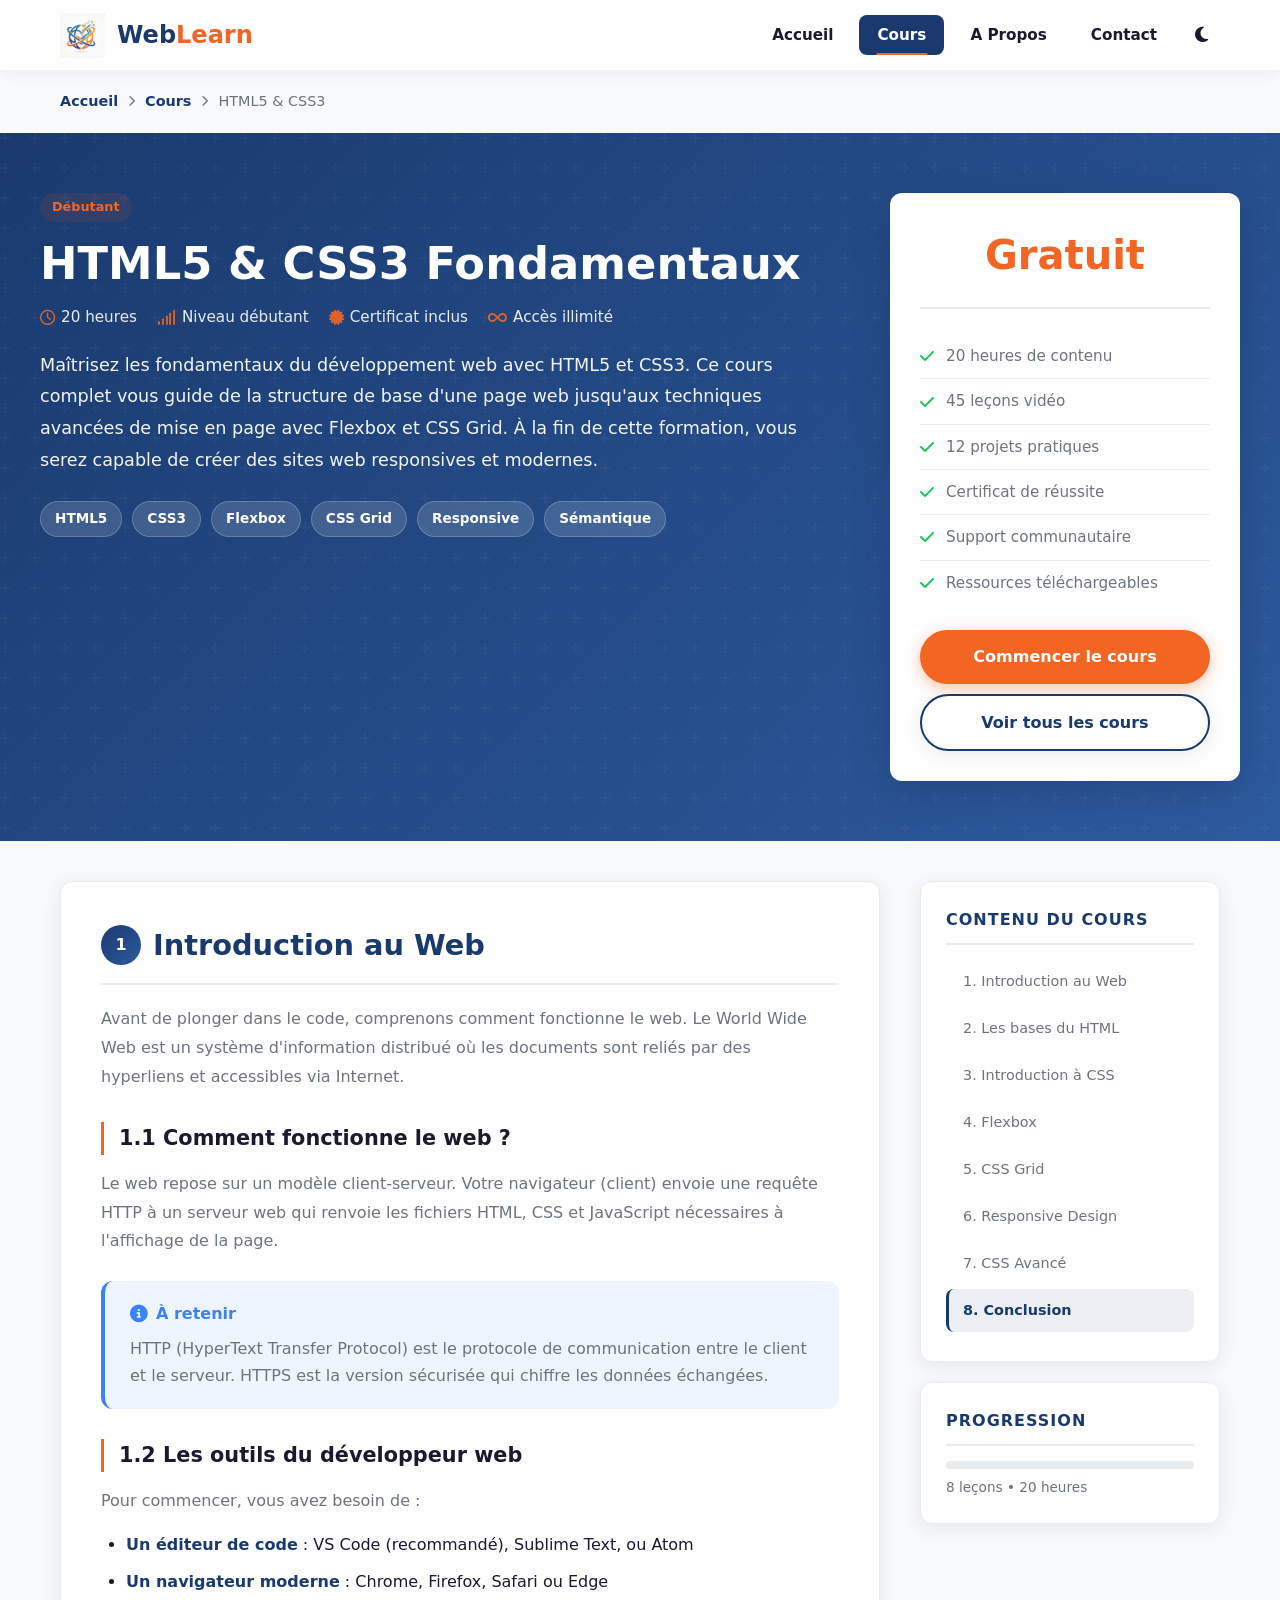
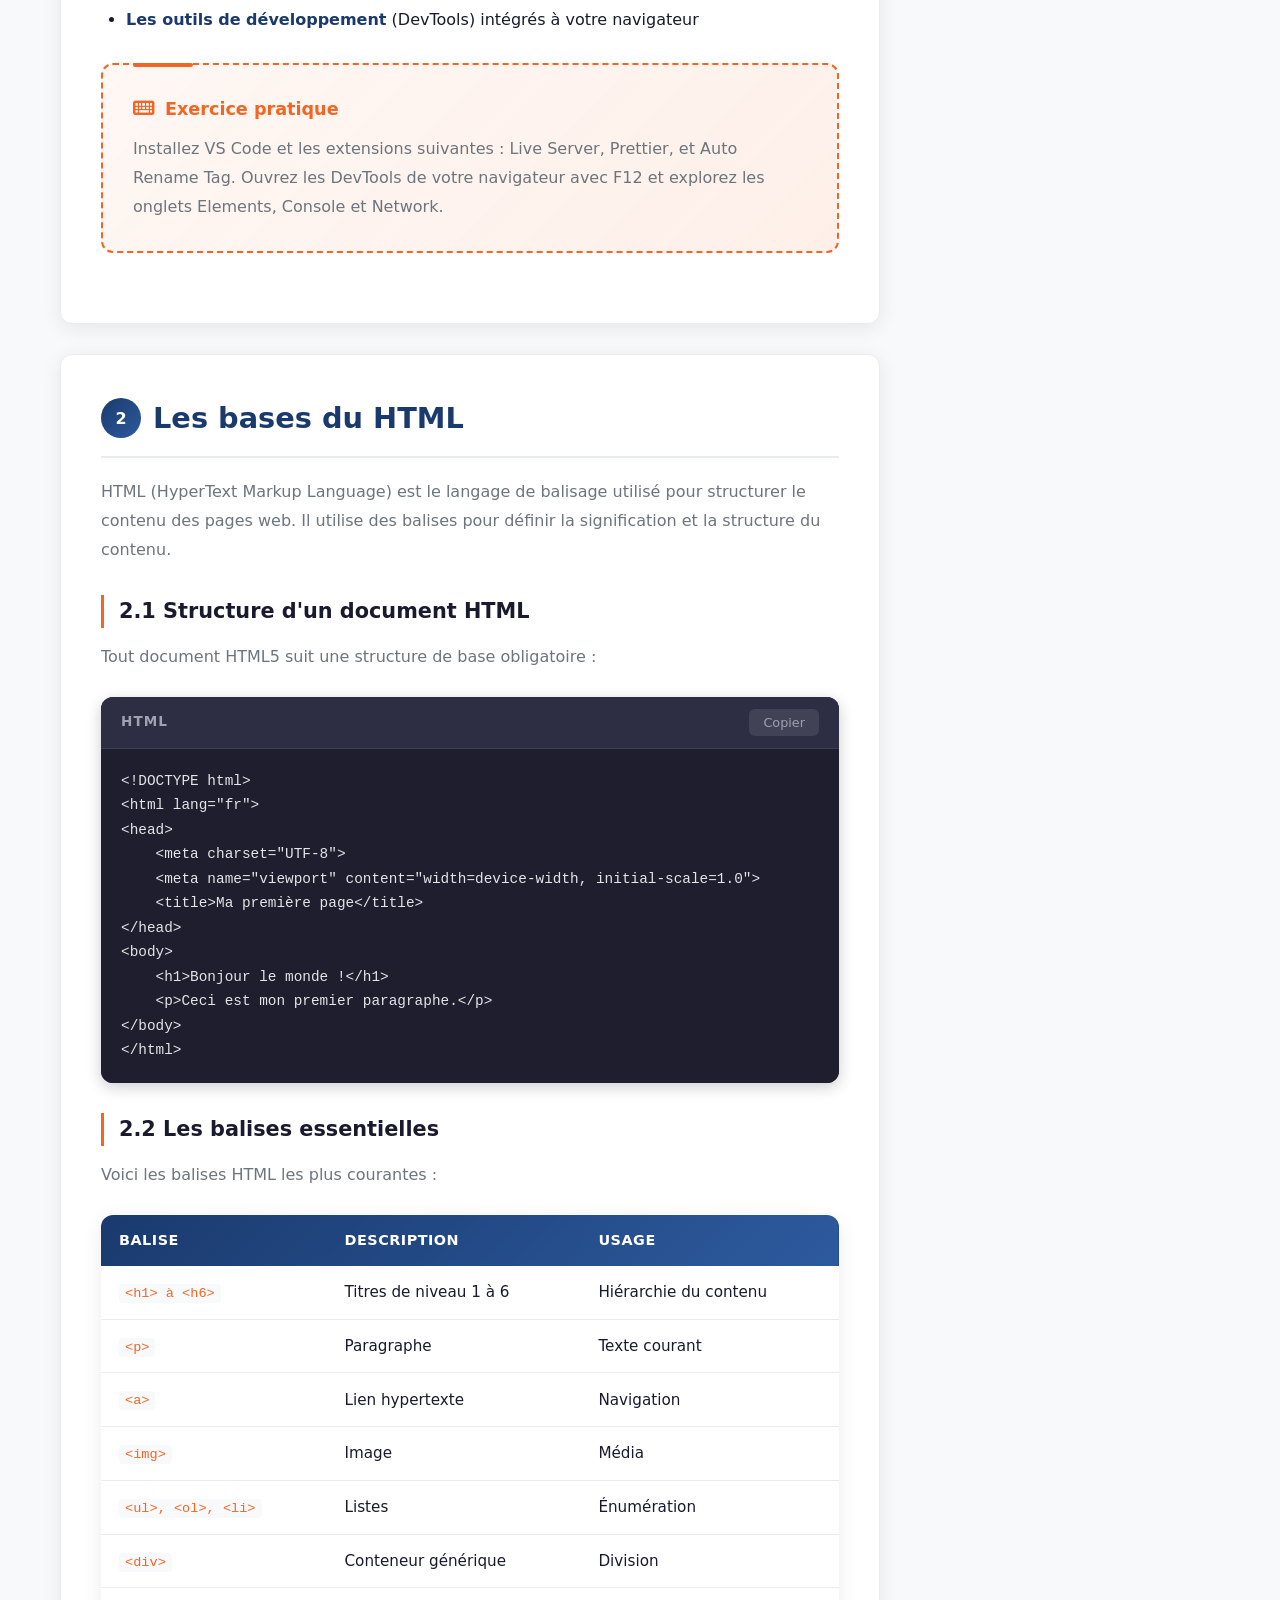
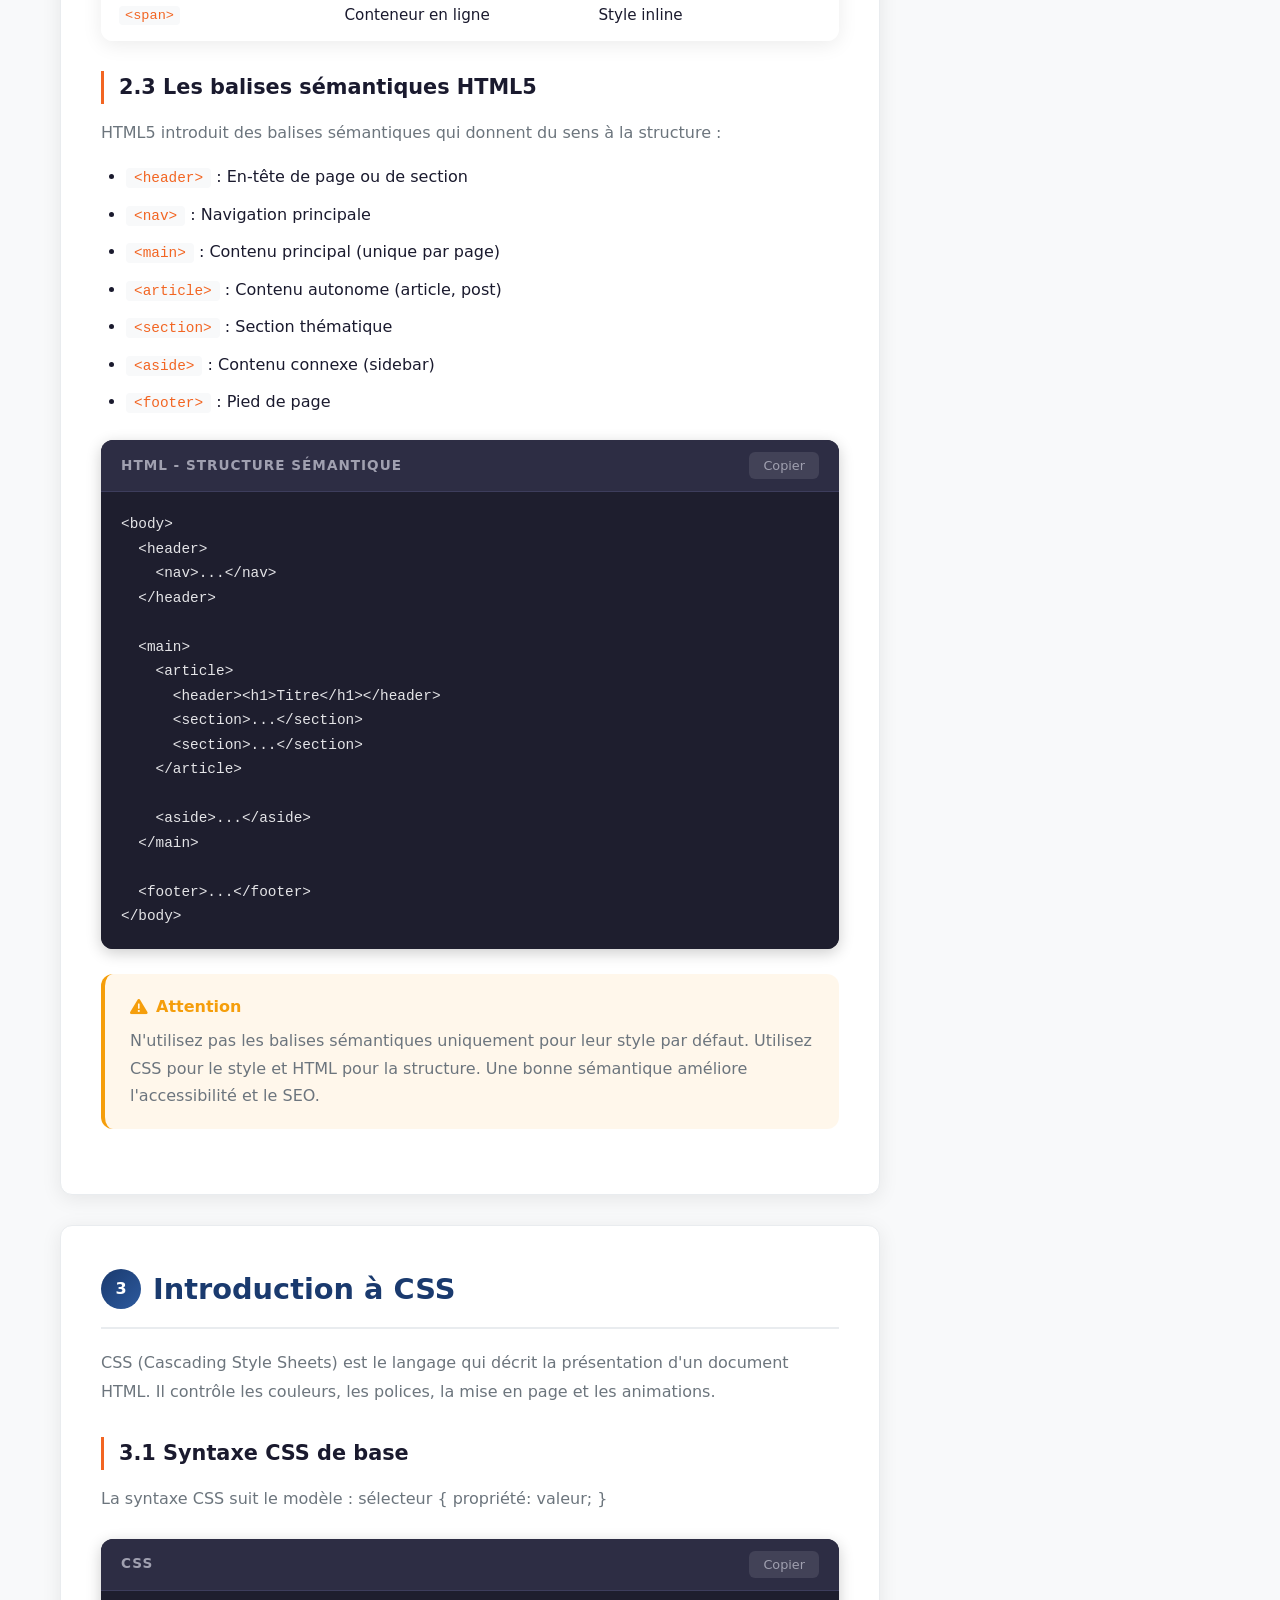
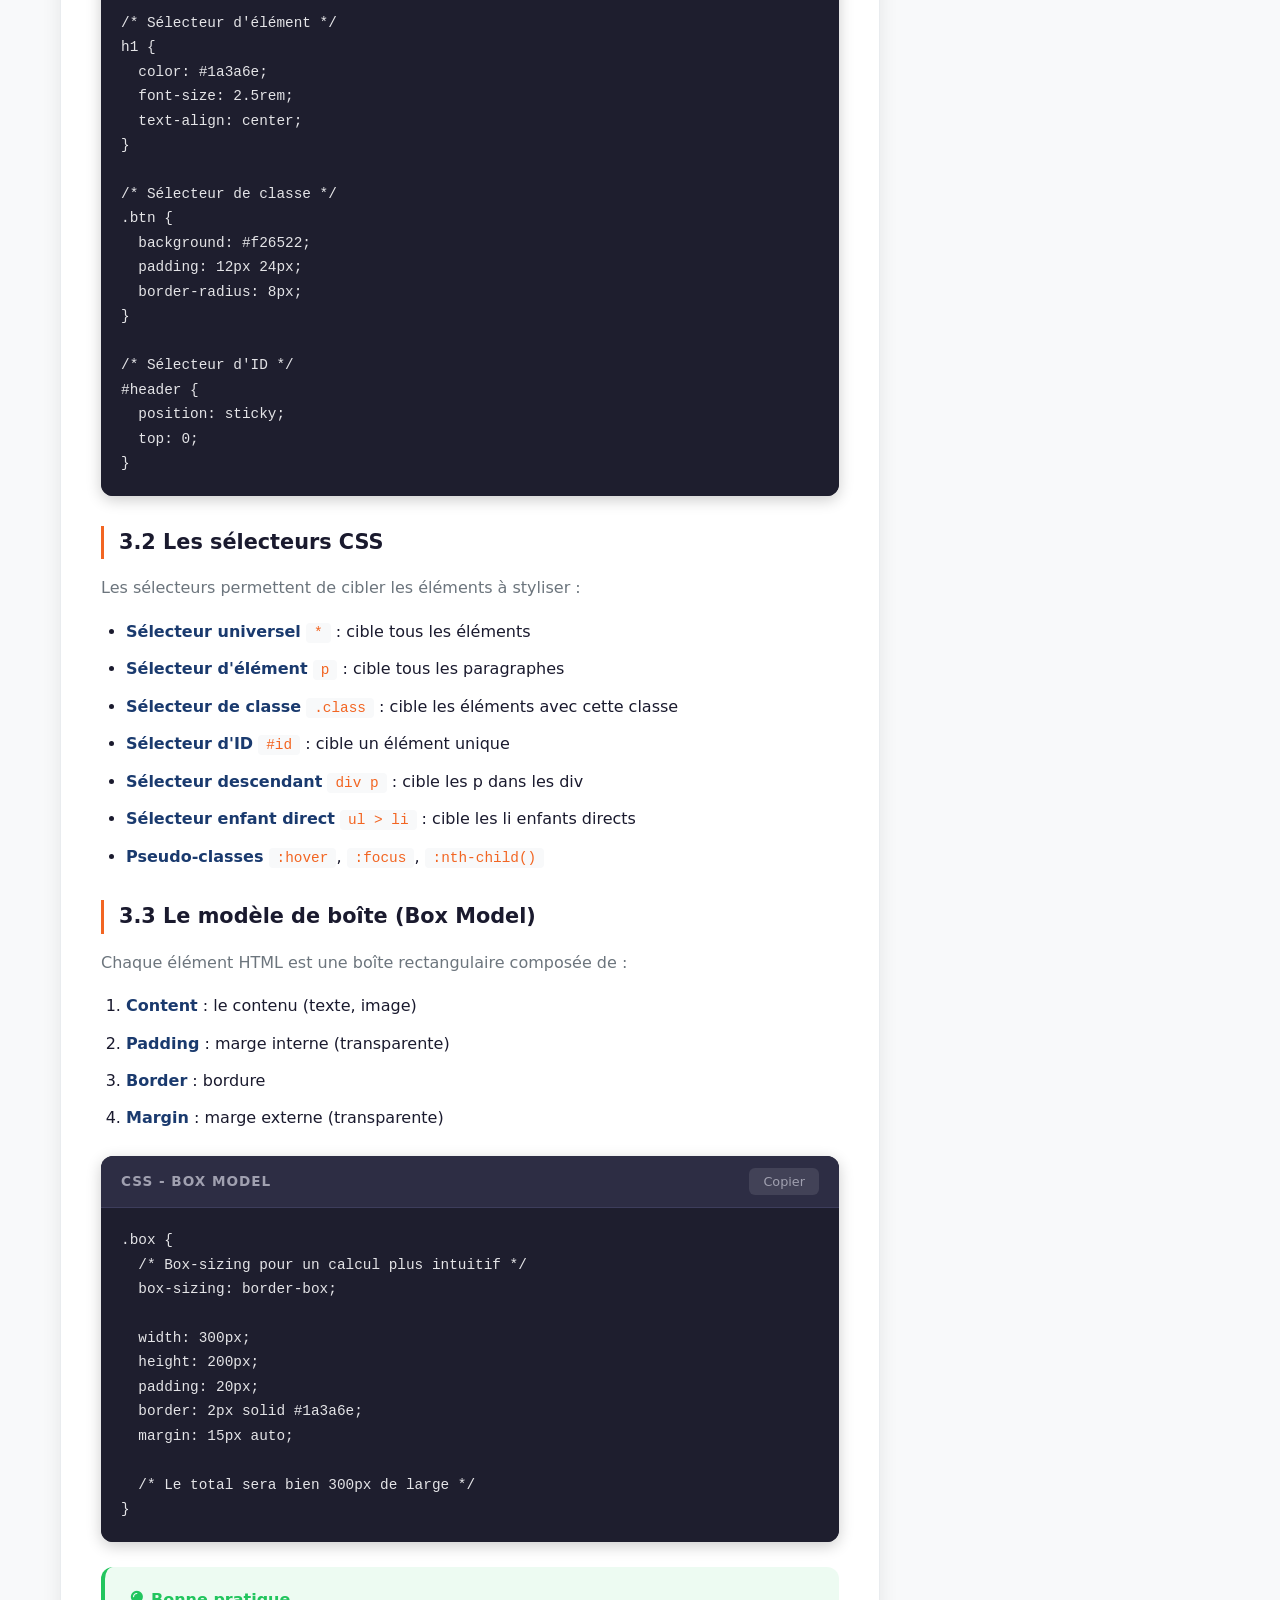
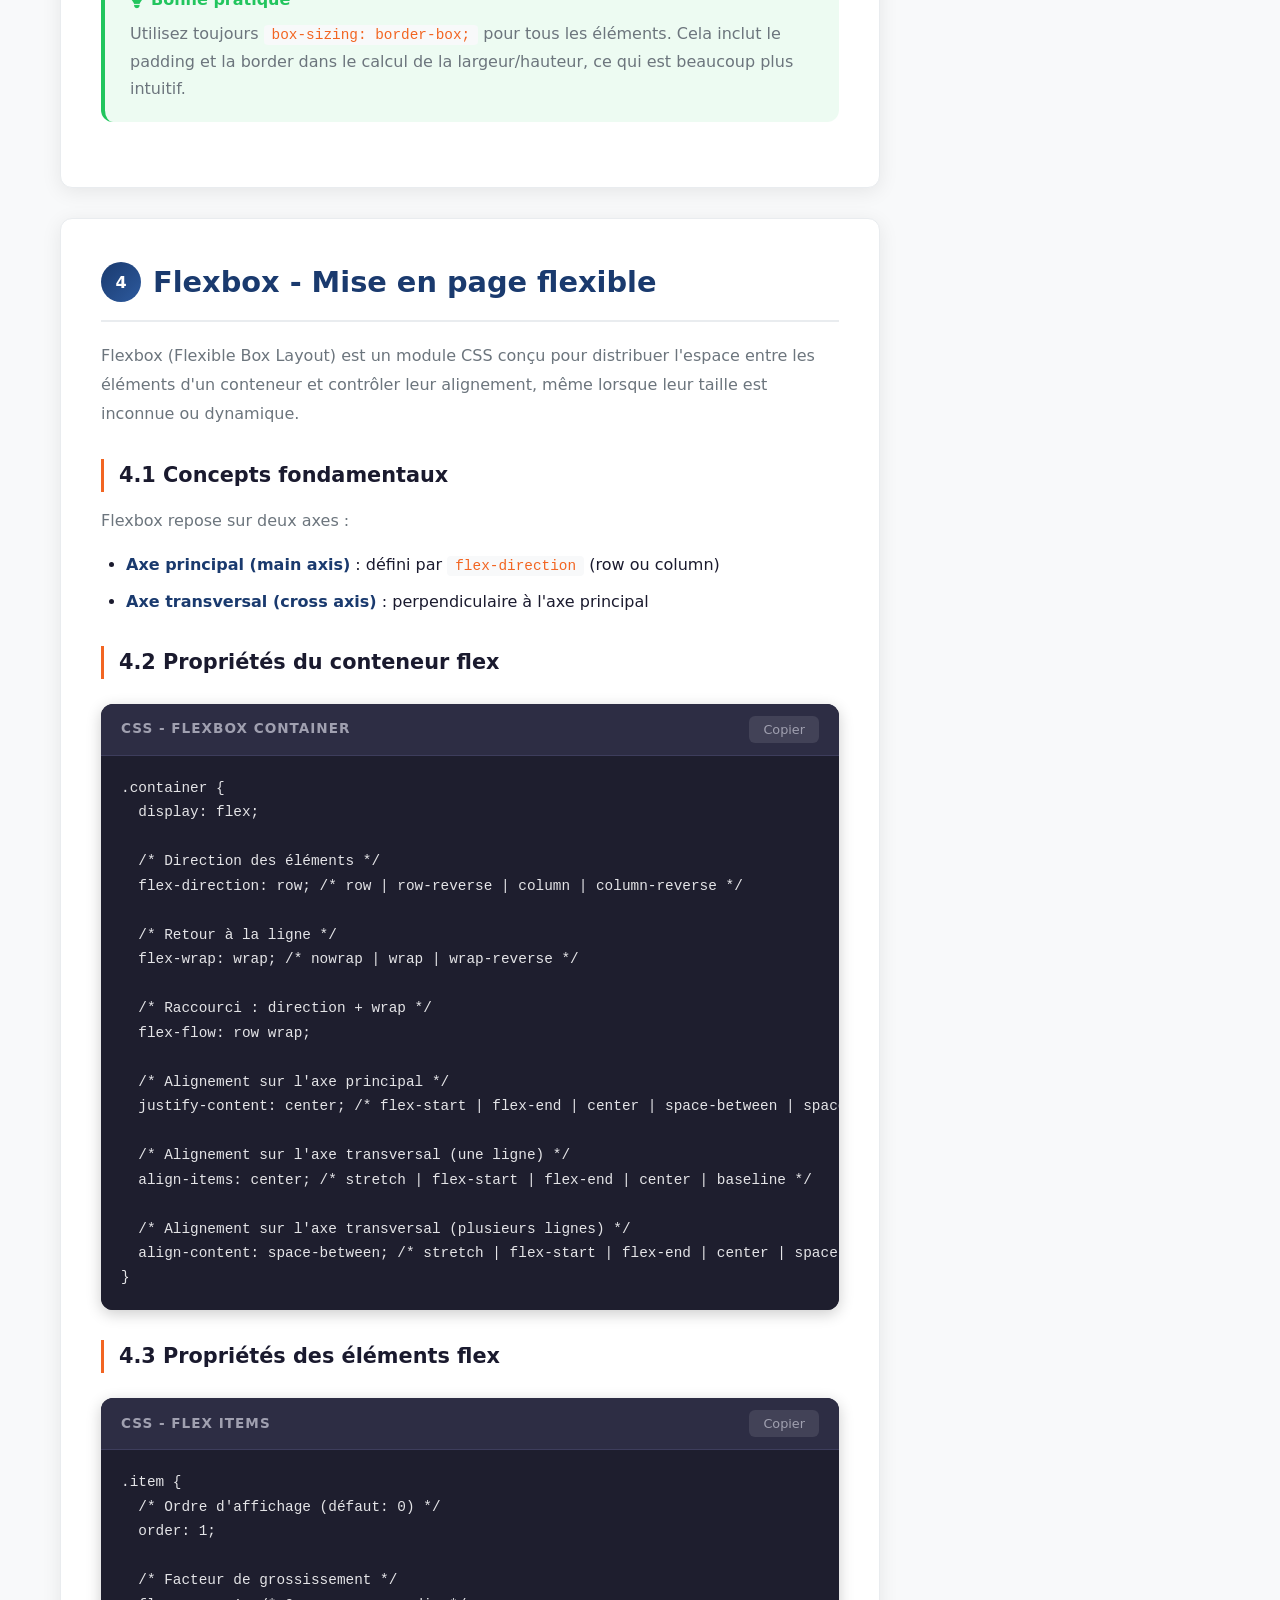
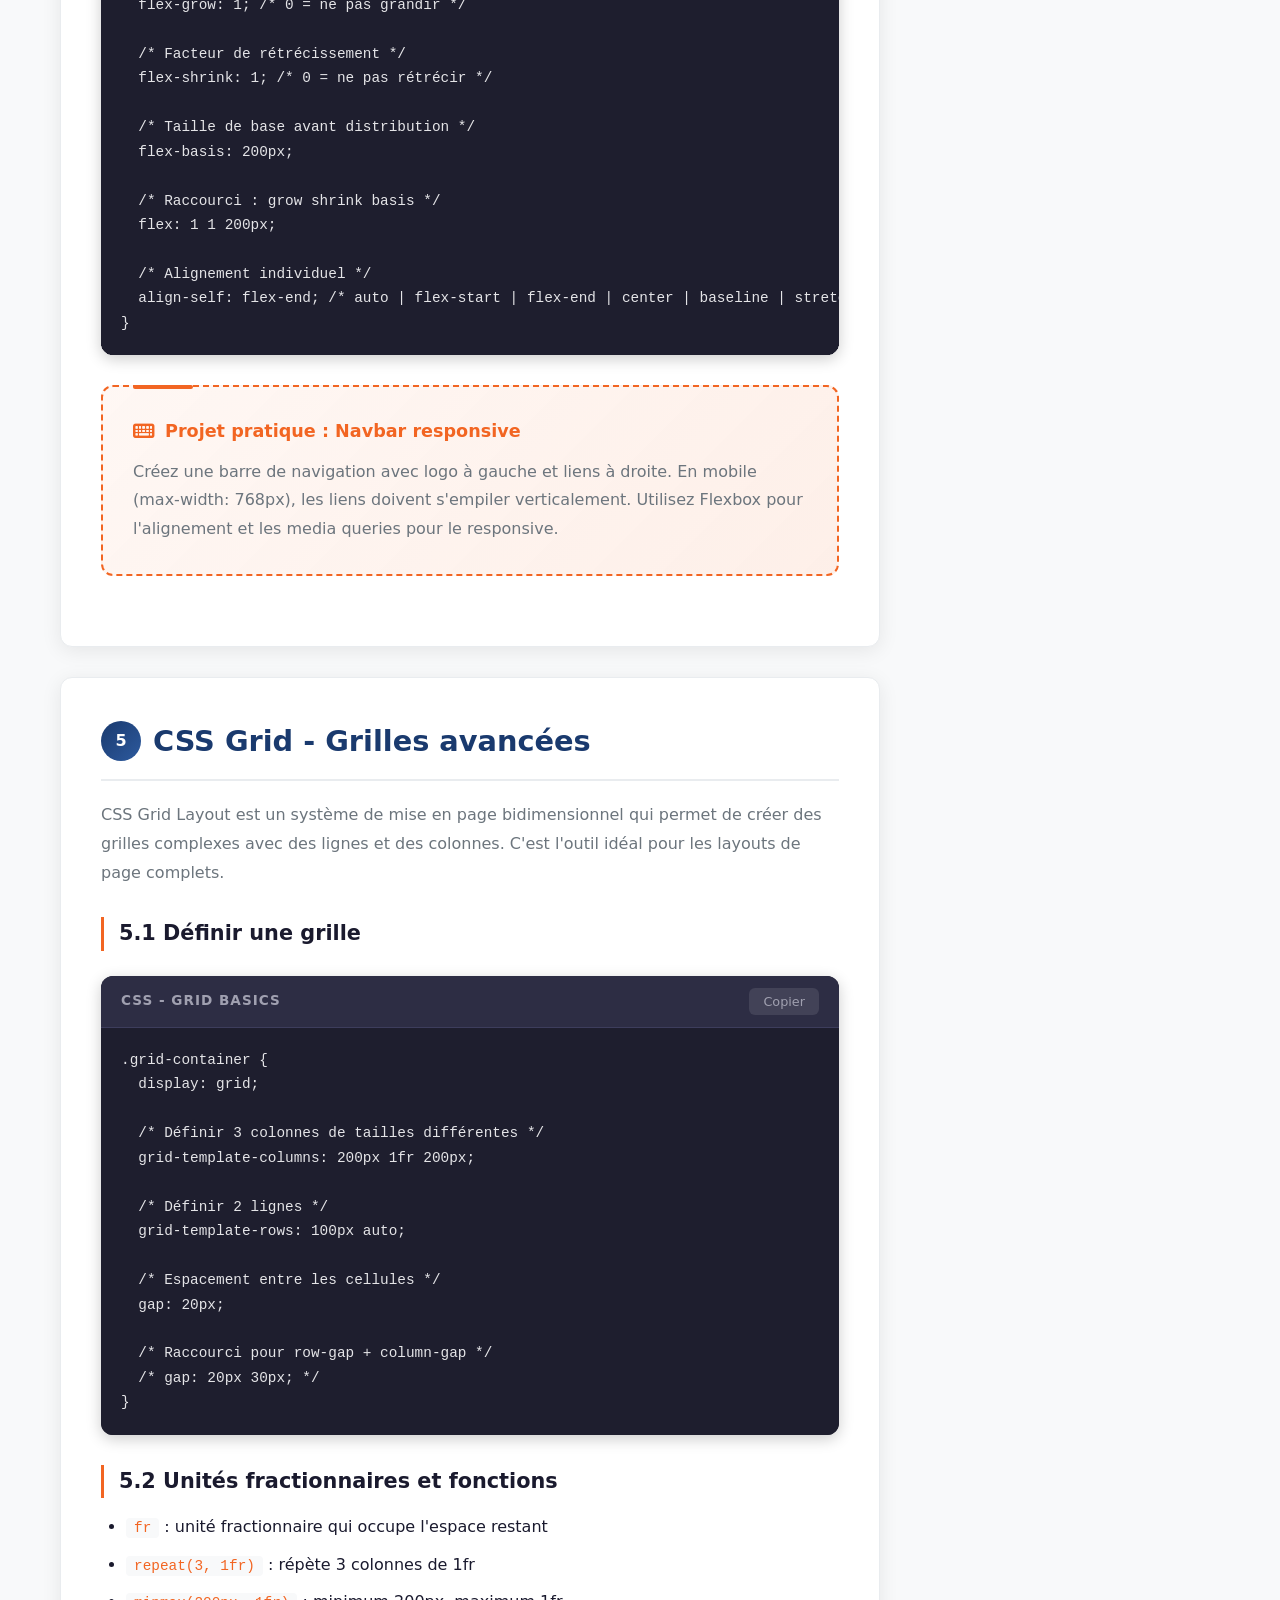
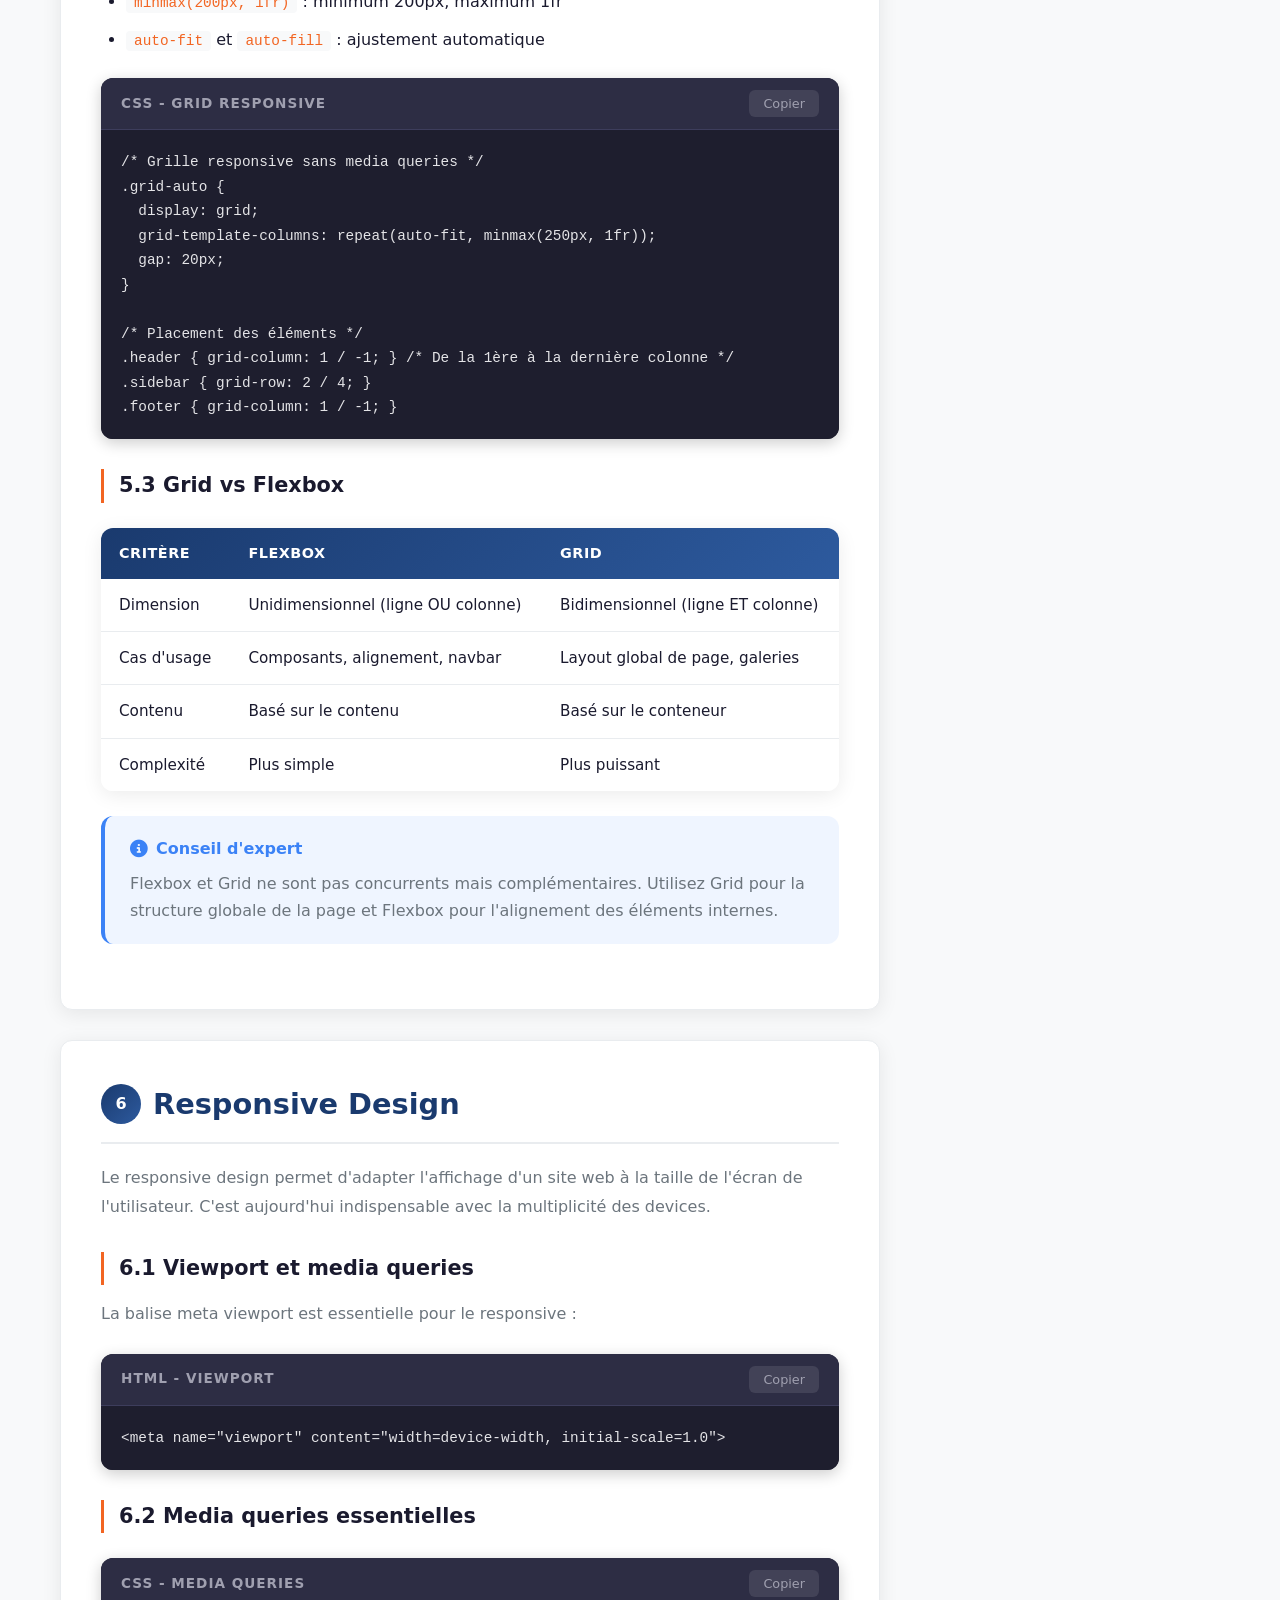
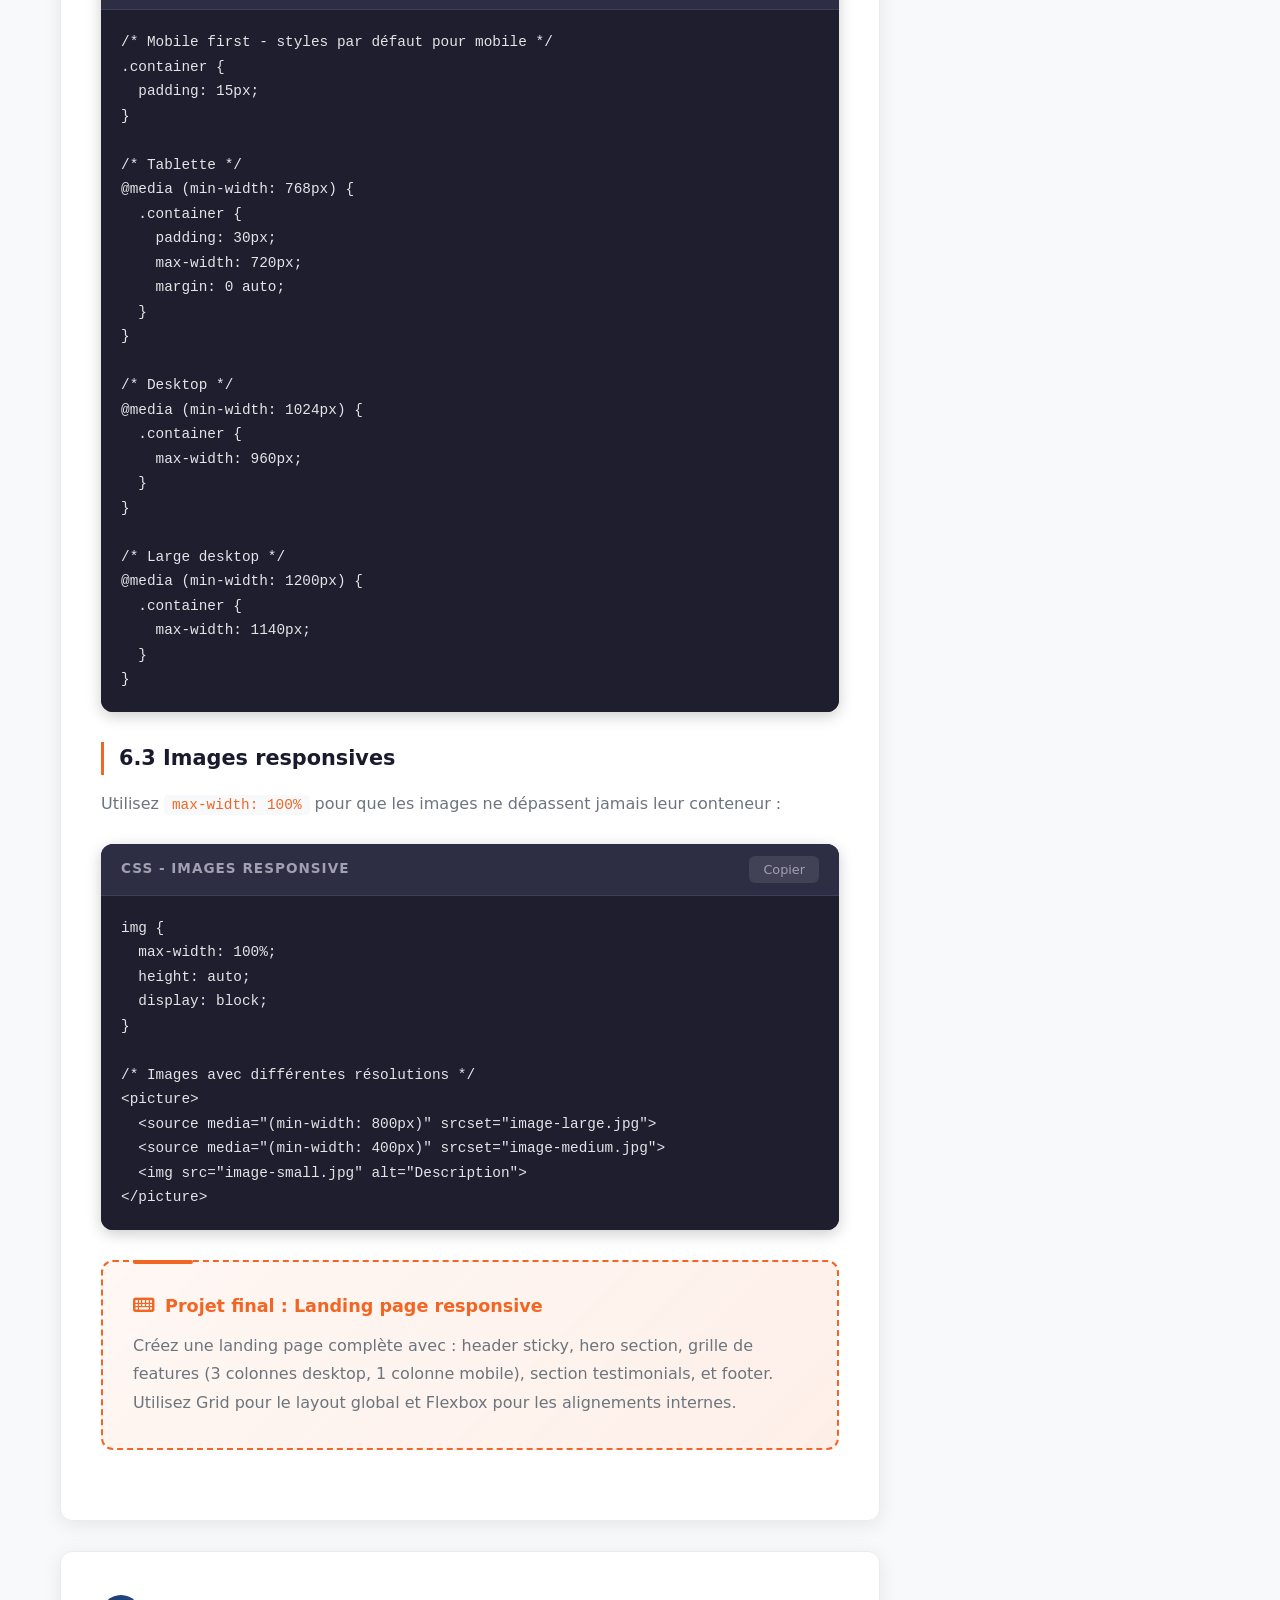
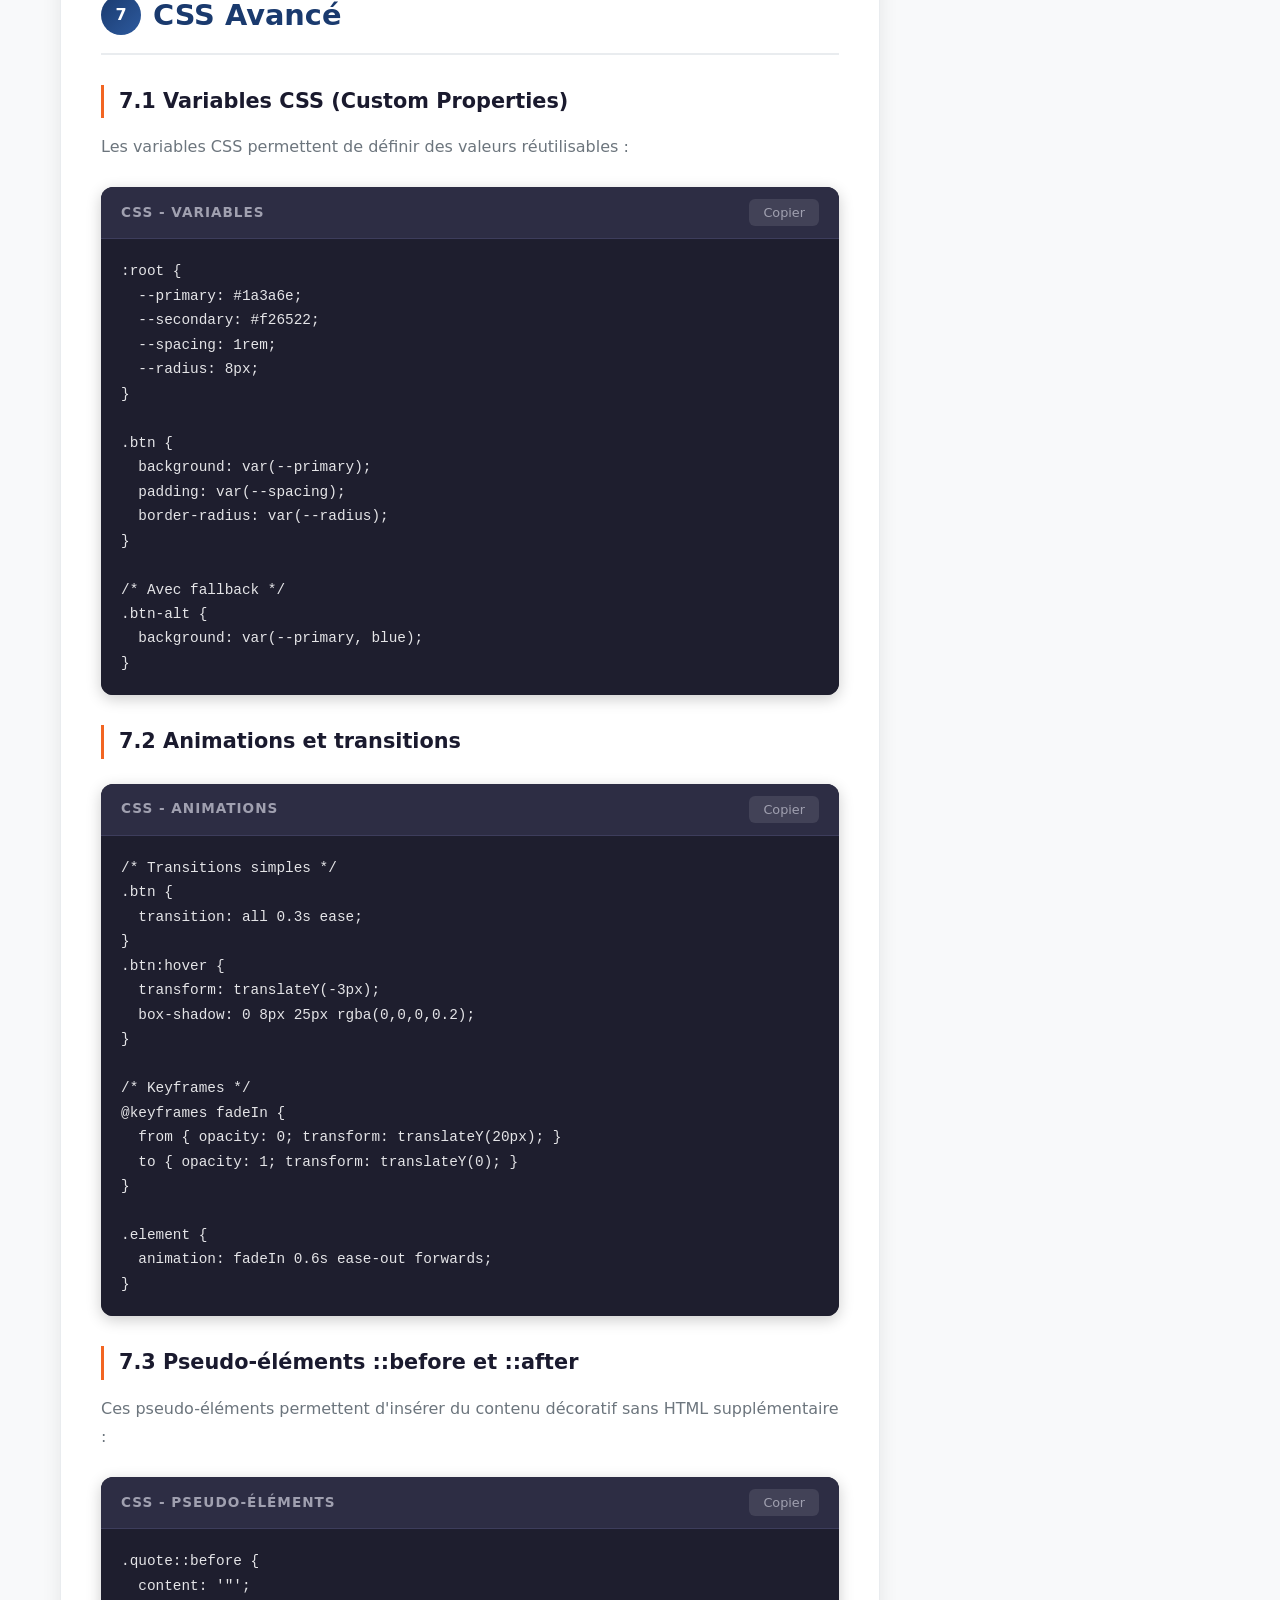
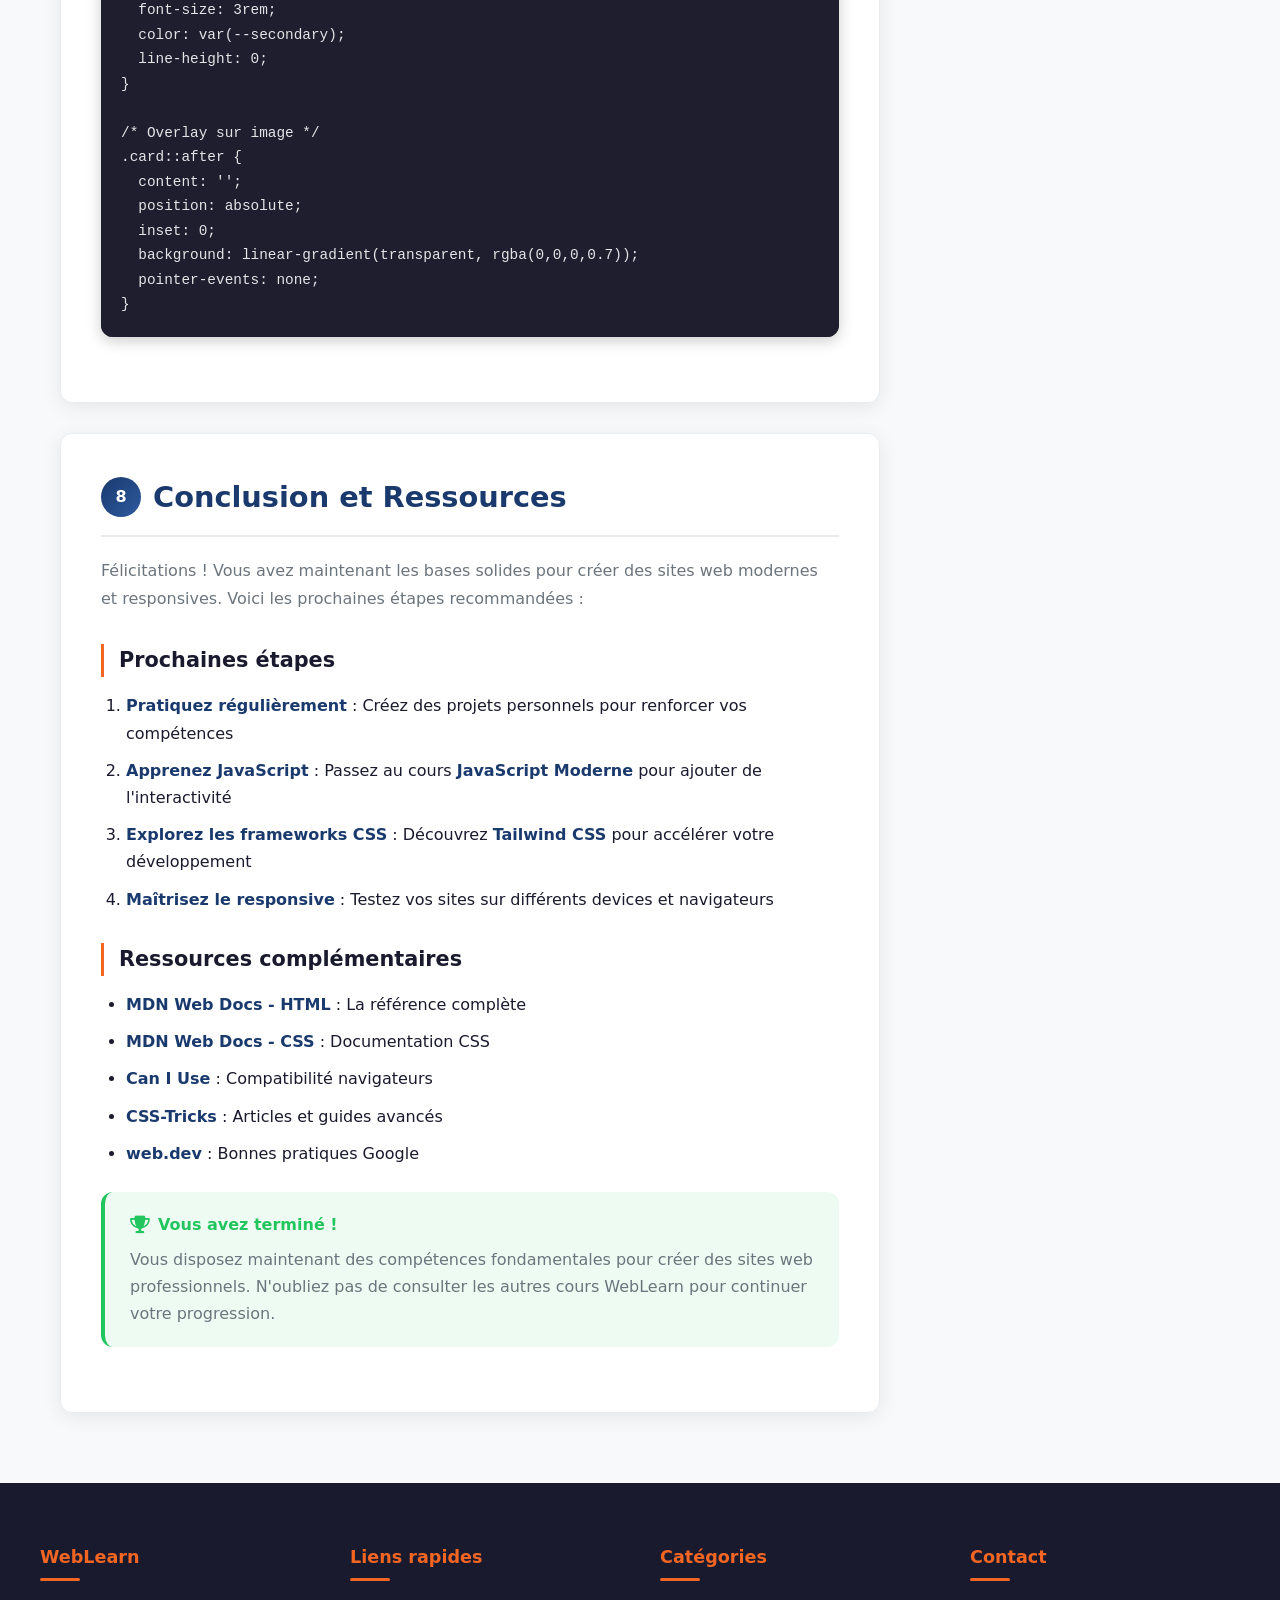
<file: cours-html-css.html>
<!DOCTYPE html>
<html style="scroll-behavior: smooth" lang="fr">
<head>
    <meta charset="UTF-8">
    <meta name="viewport" content="width=device-width, initial-scale=1.0">
    <title>Cours HTML5 & CSS3 Fondamentaux - WebLearn | Formation Gratuite Débutant</title>
    <meta name="description" content="Apprenez HTML5 et CSS3 de zéro. Cours complet gratuit : structure HTML, sémantique, CSS Grid, Flexbox, responsive design. 20 heures de formation pratique.">
    <meta name="keywords" content="HTML5 cours, CSS3 formation, apprendre HTML, tutoriel CSS, Flexbox, CSS Grid, responsive design, cours gratuit">
    <meta name="robots" content="index, follow">
    <link rel="canonical" href="cours-html-css.html">

    <meta property="og:type" content="article">
    <meta property="og:url" content="cours-html-css.html">
    <meta property="og:title" content="HTML5 & CSS3 Fondamentaux - WebLearn">
    <meta property="og:description" content="Cours complet gratuit pour maîtriser HTML5 et CSS3. De zéro à héros du développement web.">
    <meta property="og:image" content="logoWebLearn.png">

    <script type="application/ld+json">
    {
        "@context": "https://schema.org",
        "@type": "Course",
        "name": "HTML5 & CSS3 Fondamentaux",
        "description": "Maîtrisez les bases du développement web et créez vos premières pages interactives avec HTML5 et CSS3.",
        "provider": {
            "@type": "Organization",
            "name": "WebLearn",
            "sameAs": "https://"
        },
        "educationalLevel": "Débutant",
        "timeRequired": "PT20H",
        "isAccessibleForFree": true,
        "coursePrerequisites": "Aucun prérequis",
        "teaches": ["HTML5", "CSS3", "Flexbox", "CSS Grid", "Responsive Design", "Sémantique web"]
    }
    </script>

    <link rel="stylesheet" href="weblearn.css">
    <link rel="stylesheet" href="https://cdnjs.cloudflare.com/ajax/libs/font-awesome/6.5.0/css/all.min.css">
    <link rel="icon" type="image/png" href="logoWebLearn.png">

</head>
<body>
    <header class="header" role="banner">
        <div class="nav-container">
            <a href="index.html" class="logo" aria-label="WebLearn - Accueil">
                <img src="logoWebLearn.png" alt="WebLearn Logo">
                <div class="logo-text">Web<span>Learn</span></div>
            </a>
            <nav role="navigation" aria-label="Navigation principale">
                <ul class="nav-links" id="navLinks">
                    <li><a href="index.html">Accueil</a></li>
                    <li class="dropdown">
                        <a href="cours.html" class="dropdown-toggle active">Cours</a>
                        <div class="dropdown-menu">
                            <div class="dropdown-header">Développement Web</div>
                            <a href="cours-html-css.html" class="active"><i class="fab fa-html5"></i> HTML5 & CSS3</a>
                            <a href="cours-javascript.html"><i class="fab fa-js"></i> JavaScript Moderne</a>
                            <a href="cours-react.html"><i class="fab fa-react"></i> React.js Mastery</a>
                            <a href="cours-nodejs.html"><i class="fab fa-node-js"></i> Node.js & Express</a>
                            <a href="cours-tailwind.html"><i class="fab fa-css3-alt"></i> Tailwind CSS</a>
                            <a href="cours-angular.html"><i class="fab fa-angular"></i> Angular Complet</a>
                            <div class="dropdown-divider"></div>
                            <div class="dropdown-header">Design & Créativité</div>
                            <a href="cours-figma.html"><i class="fab fa-figma"></i> Figma pour UI/UX</a>
                            <a href="cours-design-graphique.html"><i class="fas fa-paint-brush"></i> Design Graphique</a>
                            <a href="cours-mobile-first.html"><i class="fas fa-mobile-alt"></i> Design Mobile First</a>
                        </div>
                    </li>
                    <li><a href="apropos.html">A Propos</a></li>
                    <li><a href="contact.html">Contact</a></li>
                    <li><button class="dark-mode-toggle" onclick="toggleDarkMode()" aria-label="Activer/Désactiver le mode nuit"><i class="fas fa-moon" id="darkModeIcon"></i></button></li>
                </ul>
            </nav>
            <button class="mobile-toggle" onclick="toggleMenu()" aria-label="Menu mobile"><i class="fas fa-bars"></i></button>
        </div>
    </header>

    <main>
        <nav class="breadcrumb" aria-label="Fil d'Ariane">
            <a href="index.html">Accueil</a>
            <i class="fas fa-chevron-right" aria-hidden="true"></i>
            <a href="cours.html">Cours</a>
            <i class="fas fa-chevron-right" aria-hidden="true"></i>
            <span>HTML5 & CSS3</span>
        </nav>

        <div class="course-detail-header">
            <div class="container">
                <div>
                    <span class="course-tag" style="margin-bottom: 15px; display: inline-block;">Débutant</span>
                    <h1>HTML5 & CSS3 Fondamentaux</h1>
                    <div class="course-meta-header">
                        <span><i class="far fa-clock" aria-hidden="true"></i> 20 heures</span>
                        <span><i class="fas fa-signal" aria-hidden="true"></i> Niveau débutant</span>
                        <span><i class="fas fa-certificate" aria-hidden="true"></i> Certificat inclus</span>
                        <span><i class="fas fa-infinity" aria-hidden="true"></i> Accès illimité</span>
                    </div>
                    <p class="course-description">
                        Maîtrisez les fondamentaux du développement web avec HTML5 et CSS3. Ce cours complet vous guide de la structure de base d'une page web jusqu'aux techniques avancées de mise en page avec Flexbox et CSS Grid. À la fin de cette formation, vous serez capable de créer des sites web responsives et modernes.
                    </p>
                    <div class="course-tags">
                        <span>HTML5</span>
                        <span>CSS3</span>
                        <span>Flexbox</span>
                        <span>CSS Grid</span>
                        <span>Responsive</span>
                        <span>Sémantique</span>
                    </div>
                </div>
                <div class="course-card-sidebar">
                    <div class="price">Gratuit</div>
                    <ul class="features">
                        <li><i class="fas fa-check" aria-hidden="true"></i> 20 heures de contenu</li>
                        <li><i class="fas fa-check" aria-hidden="true"></i> 45 leçons vidéo</li>
                        <li><i class="fas fa-check" aria-hidden="true"></i> 12 projets pratiques</li>
                        <li><i class="fas fa-check" aria-hidden="true"></i> Certificat de réussite</li>
                        <li><i class="fas fa-check" aria-hidden="true"></i> Support communautaire</li>
                        <li><i class="fas fa-check" aria-hidden="true"></i> Ressources téléchargeables</li>
                    </ul>
                    <a href="#contenu" class="btn btn-primary" style="width: 100%; text-align: center; margin-bottom: 10px;">Commencer le cours</a>
                    <a href="cours.html" class="btn btn-secondary" style="width: 100%; text-align: center;">Voir tous les cours</a>
                </div>
            </div>
        </div>

        <div class="course-content" id="contenu">
            <div class="course-main">
                <section class="lesson-section" id="introduction" aria-labelledby="intro-title">
                    <h2 id="intro-title"><span class="lesson-number">1</span> Introduction au Web</h2>
                    <p>Avant de plonger dans le code, comprenons comment fonctionne le web. Le World Wide Web est un système d'information distribué où les documents sont reliés par des hyperliens et accessibles via Internet.</p>

                    <h3>1.1 Comment fonctionne le web ?</h3>
                    <p>Le web repose sur un modèle client-serveur. Votre navigateur (client) envoie une requête HTTP à un serveur web qui renvoie les fichiers HTML, CSS et JavaScript nécessaires à l'affichage de la page.</p>

                    <div class="info-box info">
                        <strong><i class="fas fa-info-circle" aria-hidden="true"></i> À retenir</strong>
                        <p>HTTP (HyperText Transfer Protocol) est le protocole de communication entre le client et le serveur. HTTPS est la version sécurisée qui chiffre les données échangées.</p>
                    </div>

                    <h3>1.2 Les outils du développeur web</h3>
                    <p>Pour commencer, vous avez besoin de :</p>
                    <ul>
                        <li><strong>Un éditeur de code</strong> : VS Code (recommandé), Sublime Text, ou Atom</li>
                        <li><strong>Un navigateur moderne</strong> : Chrome, Firefox, Safari ou Edge</li>
                        <li><strong>Les outils de développement</strong> (DevTools) intégrés à votre navigateur</li>
                    </ul>

                    <div class="exercise-box">
                        <h4><i class="fas fa-keyboard" aria-hidden="true"></i> Exercice pratique</h4>
                        <p>Installez VS Code et les extensions suivantes : Live Server, Prettier, et Auto Rename Tag. Ouvrez les DevTools de votre navigateur avec F12 et explorez les onglets Elements, Console et Network.</p>
                    </div>
                </section>

                <section class="lesson-section" id="html-bases" aria-labelledby="html-bases-title">
                    <h2 id="html-bases-title"><span class="lesson-number">2</span> Les bases du HTML</h2>
                    <p>HTML (HyperText Markup Language) est le langage de balisage utilisé pour structurer le contenu des pages web. Il utilise des balises pour définir la signification et la structure du contenu.</p>

                    <h3>2.1 Structure d'un document HTML</h3>
                    <p>Tout document HTML5 suit une structure de base obligatoire :</p>

                    <div class="code-block">
                        <div class="code-header">
                            <span>HTML</span>
                            <button class="copy-btn" onclick="copyCode(this)">Copier</button>
                        </div>
                        <pre>&lt;!DOCTYPE html&gt;
&lt;html lang="fr"&gt;
&lt;head&gt;
    &lt;meta charset="UTF-8"&gt;
    &lt;meta name="viewport" content="width=device-width, initial-scale=1.0"&gt;
    &lt;title&gt;Ma première page&lt;/title&gt;
&lt;/head&gt;
&lt;body&gt;
    &lt;h1&gt;Bonjour le monde !&lt;/h1&gt;
    &lt;p&gt;Ceci est mon premier paragraphe.&lt;/p&gt;
&lt;/body&gt;
&lt;/html&gt;</pre>
                    </div>

                    <h3>2.2 Les balises essentielles</h3>
                    <p>Voici les balises HTML les plus courantes :</p>

                    <div class="table-responsive">
                        <table>
                            <thead>
                                <tr><th>Balise</th><th>Description</th><th>Usage</th></tr>
                            </thead>
                            <tbody>
                                <tr><td><code>&lt;h1&gt; à &lt;h6&gt;</code></td><td>Titres de niveau 1 à 6</td><td>Hiérarchie du contenu</td></tr>
                                <tr><td><code>&lt;p&gt;</code></td><td>Paragraphe</td><td>Texte courant</td></tr>
                                <tr><td><code>&lt;a&gt;</code></td><td>Lien hypertexte</td><td>Navigation</td></tr>
                                <tr><td><code>&lt;img&gt;</code></td><td>Image</td><td>Média</td></tr>
                                <tr><td><code>&lt;ul&gt;, &lt;ol&gt;, &lt;li&gt;</code></td><td>Listes</td><td>Énumération</td></tr>
                                <tr><td><code>&lt;div&gt;</code></td><td>Conteneur générique</td><td>Division</td></tr>
                                <tr><td><code>&lt;span&gt;</code></td><td>Conteneur en ligne</td><td>Style inline</td></tr>
                            </tbody>
                        </table>
                    </div>

                    <h3>2.3 Les balises sémantiques HTML5</h3>
                    <p>HTML5 introduit des balises sémantiques qui donnent du sens à la structure :</p>
                    <ul>
                        <li><code>&lt;header&gt;</code> : En-tête de page ou de section</li>
                        <li><code>&lt;nav&gt;</code> : Navigation principale</li>
                        <li><code>&lt;main&gt;</code> : Contenu principal (unique par page)</li>
                        <li><code>&lt;article&gt;</code> : Contenu autonome (article, post)</li>
                        <li><code>&lt;section&gt;</code> : Section thématique</li>
                        <li><code>&lt;aside&gt;</code> : Contenu connexe (sidebar)</li>
                        <li><code>&lt;footer&gt;</code> : Pied de page</li>
                    </ul>

                    <div class="code-block">
                        <div class="code-header">
                            <span>HTML - Structure sémantique</span>
                            <button class="copy-btn" onclick="copyCode(this)">Copier</button>
                        </div>
                        <pre>&lt;body&gt;
  &lt;header&gt;
    &lt;nav&gt;...&lt;/nav&gt;
  &lt;/header&gt;

  &lt;main&gt;
    &lt;article&gt;
      &lt;header&gt;&lt;h1&gt;Titre&lt;/h1&gt;&lt;/header&gt;
      &lt;section&gt;...&lt;/section&gt;
      &lt;section&gt;...&lt;/section&gt;
    &lt;/article&gt;

    &lt;aside&gt;...&lt;/aside&gt;
  &lt;/main&gt;

  &lt;footer&gt;...&lt;/footer&gt;
&lt;/body&gt;</pre>
                    </div>

                    <div class="info-box warning">
                        <strong><i class="fas fa-exclamation-triangle" aria-hidden="true"></i> Attention</strong>
                        <p>N'utilisez pas les balises sémantiques uniquement pour leur style par défaut. Utilisez CSS pour le style et HTML pour la structure. Une bonne sémantique améliore l'accessibilité et le SEO.</p>
                    </div>
                </section>

                <section class="lesson-section" id="css-bases" aria-labelledby="css-bases-title">
                    <h2 id="css-bases-title"><span class="lesson-number">3</span> Introduction à CSS</h2>
                    <p>CSS (Cascading Style Sheets) est le langage qui décrit la présentation d'un document HTML. Il contrôle les couleurs, les polices, la mise en page et les animations.</p>

                    <h3>3.1 Syntaxe CSS de base</h3>
                    <p>La syntaxe CSS suit le modèle : sélecteur { propriété: valeur; }</p>

                    <div class="code-block">
                        <div class="code-header">
                            <span>CSS</span>
                            <button class="copy-btn" onclick="copyCode(this)">Copier</button>
                        </div>
                        <pre>/* Sélecteur d'élément */
h1 {
  color: #1a3a6e;
  font-size: 2.5rem;
  text-align: center;
}

/* Sélecteur de classe */
.btn {
  background: #f26522;
  padding: 12px 24px;
  border-radius: 8px;
}

/* Sélecteur d'ID */
#header {
  position: sticky;
  top: 0;
}</pre>
                    </div>

                    <h3>3.2 Les sélecteurs CSS</h3>
                    <p>Les sélecteurs permettent de cibler les éléments à styliser :</p>
                    <ul>
                        <li><strong>Sélecteur universel</strong> <code>*</code> : cible tous les éléments</li>
                        <li><strong>Sélecteur d'élément</strong> <code>p</code> : cible tous les paragraphes</li>
                        <li><strong>Sélecteur de classe</strong> <code>.class</code> : cible les éléments avec cette classe</li>
                        <li><strong>Sélecteur d'ID</strong> <code>#id</code> : cible un élément unique</li>
                        <li><strong>Sélecteur descendant</strong> <code>div p</code> : cible les p dans les div</li>
                        <li><strong>Sélecteur enfant direct</strong> <code>ul > li</code> : cible les li enfants directs</li>
                        <li><strong>Pseudo-classes</strong> <code>:hover</code>, <code>:focus</code>, <code>:nth-child()</code></li>
                    </ul>

                    <h3>3.3 Le modèle de boîte (Box Model)</h3>
                    <p>Chaque élément HTML est une boîte rectangulaire composée de :</p>
                    <ol>
                        <li><strong>Content</strong> : le contenu (texte, image)</li>
                        <li><strong>Padding</strong> : marge interne (transparente)</li>
                        <li><strong>Border</strong> : bordure</li>
                        <li><strong>Margin</strong> : marge externe (transparente)</li>
                    </ol>

                    <div class="code-block">
                        <div class="code-header">
                            <span>CSS - Box Model</span>
                            <button class="copy-btn" onclick="copyCode(this)">Copier</button>
                        </div>
                        <pre>.box {
  /* Box-sizing pour un calcul plus intuitif */
  box-sizing: border-box;

  width: 300px;
  height: 200px;
  padding: 20px;
  border: 2px solid #1a3a6e;
  margin: 15px auto;

  /* Le total sera bien 300px de large */
}</pre>
                    </div>

                    <div class="info-box success">
                        <strong><i class="fas fa-lightbulb" aria-hidden="true"></i> Bonne pratique</strong>
                        <p>Utilisez toujours <code>box-sizing: border-box;</code> pour tous les éléments. Cela inclut le padding et la border dans le calcul de la largeur/hauteur, ce qui est beaucoup plus intuitif.</p>
                    </div>
                </section>

                <section class="lesson-section" id="flexbox" aria-labelledby="flexbox-title">
                    <h2 id="flexbox-title"><span class="lesson-number">4</span> Flexbox - Mise en page flexible</h2>
                    <p>Flexbox (Flexible Box Layout) est un module CSS conçu pour distribuer l'espace entre les éléments d'un conteneur et contrôler leur alignement, même lorsque leur taille est inconnue ou dynamique.</p>

                    <h3>4.1 Concepts fondamentaux</h3>
                    <p>Flexbox repose sur deux axes :</p>
                    <ul>
                        <li><strong>Axe principal (main axis)</strong> : défini par <code>flex-direction</code> (row ou column)</li>
                        <li><strong>Axe transversal (cross axis)</strong> : perpendiculaire à l'axe principal</li>
                    </ul>

                    <h3>4.2 Propriétés du conteneur flex</h3>

                    <div class="code-block">
                        <div class="code-header">
                            <span>CSS - Flexbox Container</span>
                            <button class="copy-btn" onclick="copyCode(this)">Copier</button>
                        </div>
                        <pre>.container {
  display: flex;

  /* Direction des éléments */
  flex-direction: row; /* row | row-reverse | column | column-reverse */

  /* Retour à la ligne */
  flex-wrap: wrap; /* nowrap | wrap | wrap-reverse */

  /* Raccourci : direction + wrap */
  flex-flow: row wrap;

  /* Alignement sur l'axe principal */
  justify-content: center; /* flex-start | flex-end | center | space-between | space-around | space-evenly */

  /* Alignement sur l'axe transversal (une ligne) */
  align-items: center; /* stretch | flex-start | flex-end | center | baseline */

  /* Alignement sur l'axe transversal (plusieurs lignes) */
  align-content: space-between; /* stretch | flex-start | flex-end | center | space-between | space-around */
}</pre>
                    </div>

                    <h3>4.3 Propriétés des éléments flex</h3>

                    <div class="code-block">
                        <div class="code-header">
                            <span>CSS - Flex Items</span>
                            <button class="copy-btn" onclick="copyCode(this)">Copier</button>
                        </div>
                        <pre>.item {
  /* Ordre d'affichage (défaut: 0) */
  order: 1;

  /* Facteur de grossissement */
  flex-grow: 1; /* 0 = ne pas grandir */

  /* Facteur de rétrécissement */
  flex-shrink: 1; /* 0 = ne pas rétrécir */

  /* Taille de base avant distribution */
  flex-basis: 200px;

  /* Raccourci : grow shrink basis */
  flex: 1 1 200px;

  /* Alignement individuel */
  align-self: flex-end; /* auto | flex-start | flex-end | center | baseline | stretch */
}</pre>
                    </div>

                    <div class="exercise-box">
                        <h4><i class="fas fa-keyboard" aria-hidden="true"></i> Projet pratique : Navbar responsive</h4>
                        <p>Créez une barre de navigation avec logo à gauche et liens à droite. En mobile (max-width: 768px), les liens doivent s'empiler verticalement. Utilisez Flexbox pour l'alignement et les media queries pour le responsive.</p>
                    </div>
                </section>

                <section class="lesson-section" id="css-grid" aria-labelledby="grid-title">
                    <h2 id="grid-title"><span class="lesson-number">5</span> CSS Grid - Grilles avancées</h2>
                    <p>CSS Grid Layout est un système de mise en page bidimensionnel qui permet de créer des grilles complexes avec des lignes et des colonnes. C'est l'outil idéal pour les layouts de page complets.</p>

                    <h3>5.1 Définir une grille</h3>

                    <div class="code-block">
                        <div class="code-header">
                            <span>CSS - Grid Basics</span>
                            <button class="copy-btn" onclick="copyCode(this)">Copier</button>
                        </div>
                        <pre>.grid-container {
  display: grid;

  /* Définir 3 colonnes de tailles différentes */
  grid-template-columns: 200px 1fr 200px;

  /* Définir 2 lignes */
  grid-template-rows: 100px auto;

  /* Espacement entre les cellules */
  gap: 20px;

  /* Raccourci pour row-gap + column-gap */
  /* gap: 20px 30px; */
}</pre>
                    </div>

                    <h3>5.2 Unités fractionnaires et fonctions</h3>
                    <ul>
                        <li><code>fr</code> : unité fractionnaire qui occupe l'espace restant</li>
                        <li><code>repeat(3, 1fr)</code> : répète 3 colonnes de 1fr</li>
                        <li><code>minmax(200px, 1fr)</code> : minimum 200px, maximum 1fr</li>
                        <li><code>auto-fit</code> et <code>auto-fill</code> : ajustement automatique</li>
                    </ul>

                    <div class="code-block">
                        <div class="code-header">
                            <span>CSS - Grid Responsive</span>
                            <button class="copy-btn" onclick="copyCode(this)">Copier</button>
                        </div>
                        <pre>/* Grille responsive sans media queries */
.grid-auto {
  display: grid;
  grid-template-columns: repeat(auto-fit, minmax(250px, 1fr));
  gap: 20px;
}

/* Placement des éléments */
.header { grid-column: 1 / -1; } /* De la 1ère à la dernière colonne */
.sidebar { grid-row: 2 / 4; }
.footer { grid-column: 1 / -1; }</pre>
                    </div>

                    <h3>5.3 Grid vs Flexbox</h3>
                    <div class="table-responsive">
                        <table>
                            <thead>
                                <tr><th>Critère</th><th>Flexbox</th><th>Grid</th></tr>
                            </thead>
                            <tbody>
                                <tr><td>Dimension</td><td>Unidimensionnel (ligne OU colonne)</td><td>Bidimensionnel (ligne ET colonne)</td></tr>
                                <tr><td>Cas d'usage</td><td>Composants, alignement, navbar</td><td>Layout global de page, galeries</td></tr>
                                <tr><td>Contenu</td><td>Basé sur le contenu</td><td>Basé sur le conteneur</td></tr>
                                <tr><td>Complexité</td><td>Plus simple</td><td>Plus puissant</td></tr>
                            </tbody>
                        </table>
                    </div>

                    <div class="info-box info">
                        <strong><i class="fas fa-info-circle" aria-hidden="true"></i> Conseil d'expert</strong>
                        <p>Flexbox et Grid ne sont pas concurrents mais complémentaires. Utilisez Grid pour la structure globale de la page et Flexbox pour l'alignement des éléments internes.</p>
                    </div>
                </section>

                <section class="lesson-section" id="responsive" aria-labelledby="responsive-title">
                    <h2 id="responsive-title"><span class="lesson-number">6</span> Responsive Design</h2>
                    <p>Le responsive design permet d'adapter l'affichage d'un site web à la taille de l'écran de l'utilisateur. C'est aujourd'hui indispensable avec la multiplicité des devices.</p>

                    <h3>6.1 Viewport et media queries</h3>
                    <p>La balise meta viewport est essentielle pour le responsive :</p>

                    <div class="code-block">
                        <div class="code-header">
                            <span>HTML - Viewport</span>
                            <button class="copy-btn" onclick="copyCode(this)">Copier</button>
                        </div>
                        <pre>&lt;meta name="viewport" content="width=device-width, initial-scale=1.0"&gt;</pre>
                    </div>

                    <h3>6.2 Media queries essentielles</h3>

                    <div class="code-block">
                        <div class="code-header">
                            <span>CSS - Media Queries</span>
                            <button class="copy-btn" onclick="copyCode(this)">Copier</button>
                        </div>
                        <pre>/* Mobile first - styles par défaut pour mobile */
.container {
  padding: 15px;
}

/* Tablette */
@media (min-width: 768px) {
  .container {
    padding: 30px;
    max-width: 720px;
    margin: 0 auto;
  }
}

/* Desktop */
@media (min-width: 1024px) {
  .container {
    max-width: 960px;
  }
}

/* Large desktop */
@media (min-width: 1200px) {
  .container {
    max-width: 1140px;
  }
}</pre>
                    </div>

                    <h3>6.3 Images responsives</h3>
                    <p>Utilisez <code>max-width: 100%</code> pour que les images ne dépassent jamais leur conteneur :</p>

                    <div class="code-block">
                        <div class="code-header">
                            <span>CSS - Images Responsive</span>
                            <button class="copy-btn" onclick="copyCode(this)">Copier</button>
                        </div>
                        <pre>img {
  max-width: 100%;
  height: auto;
  display: block;
}

/* Images avec différentes résolutions */
&lt;picture&gt;
  &lt;source media="(min-width: 800px)" srcset="image-large.jpg"&gt;
  &lt;source media="(min-width: 400px)" srcset="image-medium.jpg"&gt;
  &lt;img src="image-small.jpg" alt="Description"&gt;
&lt;/picture&gt;</pre>
                    </div>

                    <div class="exercise-box">
                        <h4><i class="fas fa-keyboard" aria-hidden="true"></i> Projet final : Landing page responsive</h4>
                        <p>Créez une landing page complète avec : header sticky, hero section, grille de features (3 colonnes desktop, 1 colonne mobile), section testimonials, et footer. Utilisez Grid pour le layout global et Flexbox pour les alignements internes.</p>
                    </div>
                </section>

                <section class="lesson-section" id="css-avance" aria-labelledby="css-avance-title">
                    <h2 id="css-avance-title"><span class="lesson-number">7</span> CSS Avancé</h2>

                    <h3>7.1 Variables CSS (Custom Properties)</h3>
                    <p>Les variables CSS permettent de définir des valeurs réutilisables :</p>

                    <div class="code-block">
                        <div class="code-header">
                            <span>CSS - Variables</span>
                            <button class="copy-btn" onclick="copyCode(this)">Copier</button>
                        </div>
                        <pre>:root {
  --primary: #1a3a6e;
  --secondary: #f26522;
  --spacing: 1rem;
  --radius: 8px;
}

.btn {
  background: var(--primary);
  padding: var(--spacing);
  border-radius: var(--radius);
}

/* Avec fallback */
.btn-alt {
  background: var(--primary, blue);
}</pre>
                    </div>

                    <h3>7.2 Animations et transitions</h3>

                    <div class="code-block">
                        <div class="code-header">
                            <span>CSS - Animations</span>
                            <button class="copy-btn" onclick="copyCode(this)">Copier</button>
                        </div>
                        <pre>/* Transitions simples */
.btn {
  transition: all 0.3s ease;
}
.btn:hover {
  transform: translateY(-3px);
  box-shadow: 0 8px 25px rgba(0,0,0,0.2);
}

/* Keyframes */
@keyframes fadeIn {
  from { opacity: 0; transform: translateY(20px); }
  to { opacity: 1; transform: translateY(0); }
}

.element {
  animation: fadeIn 0.6s ease-out forwards;
}</pre>
                    </div>

                    <h3>7.3 Pseudo-éléments ::before et ::after</h3>
                    <p>Ces pseudo-éléments permettent d'insérer du contenu décoratif sans HTML supplémentaire :</p>

                    <div class="code-block">
                        <div class="code-header">
                            <span>CSS - Pseudo-éléments</span>
                            <button class="copy-btn" onclick="copyCode(this)">Copier</button>
                        </div>
                        <pre>.quote::before {
  content: '"';
  font-size: 3rem;
  color: var(--secondary);
  line-height: 0;
}

/* Overlay sur image */
.card::after {
  content: '';
  position: absolute;
  inset: 0;
  background: linear-gradient(transparent, rgba(0,0,0,0.7));
  pointer-events: none;
}</pre>
                    </div>
                </section>

                <section class="lesson-section" id="conclusion" aria-labelledby="conclusion-title">
                    <h2 id="conclusion-title"><span class="lesson-number">8</span> Conclusion et Ressources</h2>
                    <p>Félicitations ! Vous avez maintenant les bases solides pour créer des sites web modernes et responsives. Voici les prochaines étapes recommandées :</p>

                    <h3>Prochaines étapes</h3>
                    <ol>
                        <li><strong>Pratiquez régulièrement</strong> : Créez des projets personnels pour renforcer vos compétences</li>
                        <li><strong>Apprenez JavaScript</strong> : Passez au cours <a href="cours-javascript.html">JavaScript Moderne</a> pour ajouter de l'interactivité</li>
                        <li><strong>Explorez les frameworks CSS</strong> : Découvrez <a href="cours-tailwind.html">Tailwind CSS</a> pour accélérer votre développement</li>
                        <li><strong>Maîtrisez le responsive</strong> : Testez vos sites sur différents devices et navigateurs</li>
                    </ol>

                    <h3>Ressources complémentaires</h3>
                    <ul>
                        <li><a href="https://developer.mozilla.org/fr/docs/Web/HTML" target="_blank" rel="noopener">MDN Web Docs - HTML</a> : La référence complète</li>
                        <li><a href="https://developer.mozilla.org/fr/docs/Web/CSS" target="_blank" rel="noopener">MDN Web Docs - CSS</a> : Documentation CSS</li>
                        <li><a href="https://caniuse.com" target="_blank" rel="noopener">Can I Use</a> : Compatibilité navigateurs</li>
                        <li><a href="https://css-tricks.com" target="_blank" rel="noopener">CSS-Tricks</a> : Articles et guides avancés</li>
                        <li><a href="https://web.dev" target="_blank" rel="noopener">web.dev</a> : Bonnes pratiques Google</li>
                    </ul>

                    <div class="info-box success">
                        <strong><i class="fas fa-trophy" aria-hidden="true"></i> Vous avez terminé !</strong>
                        <p>Vous disposez maintenant des compétences fondamentales pour créer des sites web professionnels. N'oubliez pas de consulter les autres cours WebLearn pour continuer votre progression.</p>
                    </div>
                </section>
            </div>

            <aside class="course-sidebar-sticky" aria-label="Navigation du cours">
                <div class="course-nav">
                    <h4>Contenu du cours</h4>
                    <ul>
                        <li><a href="#introduction" class="active">1. Introduction au Web</a></li>
                        <li><a href="#html-bases">2. Les bases du HTML</a></li>
                        <li><a href="#css-bases">3. Introduction à CSS</a></li>
                        <li><a href="#flexbox">4. Flexbox</a></li>
                        <li><a href="#css-grid">5. CSS Grid</a></li>
                        <li><a href="#responsive">6. Responsive Design</a></li>
                        <li><a href="#css-avance">7. CSS Avancé</a></li>
                        <li><a href="#conclusion">8. Conclusion</a></li>
                    </ul>
                </div>
                <div class="course-nav">
                    <h4>Progression</h4>
                    <div class="progress-container">
                        <div class="progress-bar" style="width: 0%;"></div>
                    </div>
                    <p style="font-size: 0.85rem; color: var(--text-muted); margin-top: 8px;">8 leçons • 20 heures</p>
                </div>
            </aside>
        </div>
    </main>

    <footer class="footer" role="contentinfo">
        <div class="footer-grid">
            <div class="footer-col">
                <h4>WebLearn</h4>
                <p>Votre plateforme d'apprentissage en ligne pour maîtriser le développement web et les technologies numériques.</p>
            </div>
            <div class="footer-col">
                <h4>Liens rapides</h4>
                <a href="index.html">Accueil</a>
                <a href="cours.html">Cours</a>
                <a href="apropos.html">A Propos</a>
                <a href="contact.html">Contact</a>
            </div>
            <div class="footer-col">
                <h4>Catégories</h4>
                <a href="cours.html">Développement Web</a>
                <a href="cours.html">Design UI/UX</a>
                <a href="cours.html">Marketing Digital</a>
                <a href="cours.html">Data Science</a>
            </div>
            <div class="footer-col">
                <h4>Contact</h4>
                <p><i class="fas fa-envelope" aria-hidden="true"></i> contact@</p>
                <p><i class="fas fa-phone" aria-hidden="true"></i> +261 38 22 819 76</p>
                <p><i class="fas fa-map-marker-alt" aria-hidden="true"></i> Fianarantsoa, Madagascar</p>
            </div>
        </div>
        <div class="footer-bottom">
            <p>© WebLearn - Online Academy & Knowledge Hub. Tous droits réservés.</p>
        </div>
    </footer>

    <script src="weblearn.js"></script>
</body>
</html>
</file>
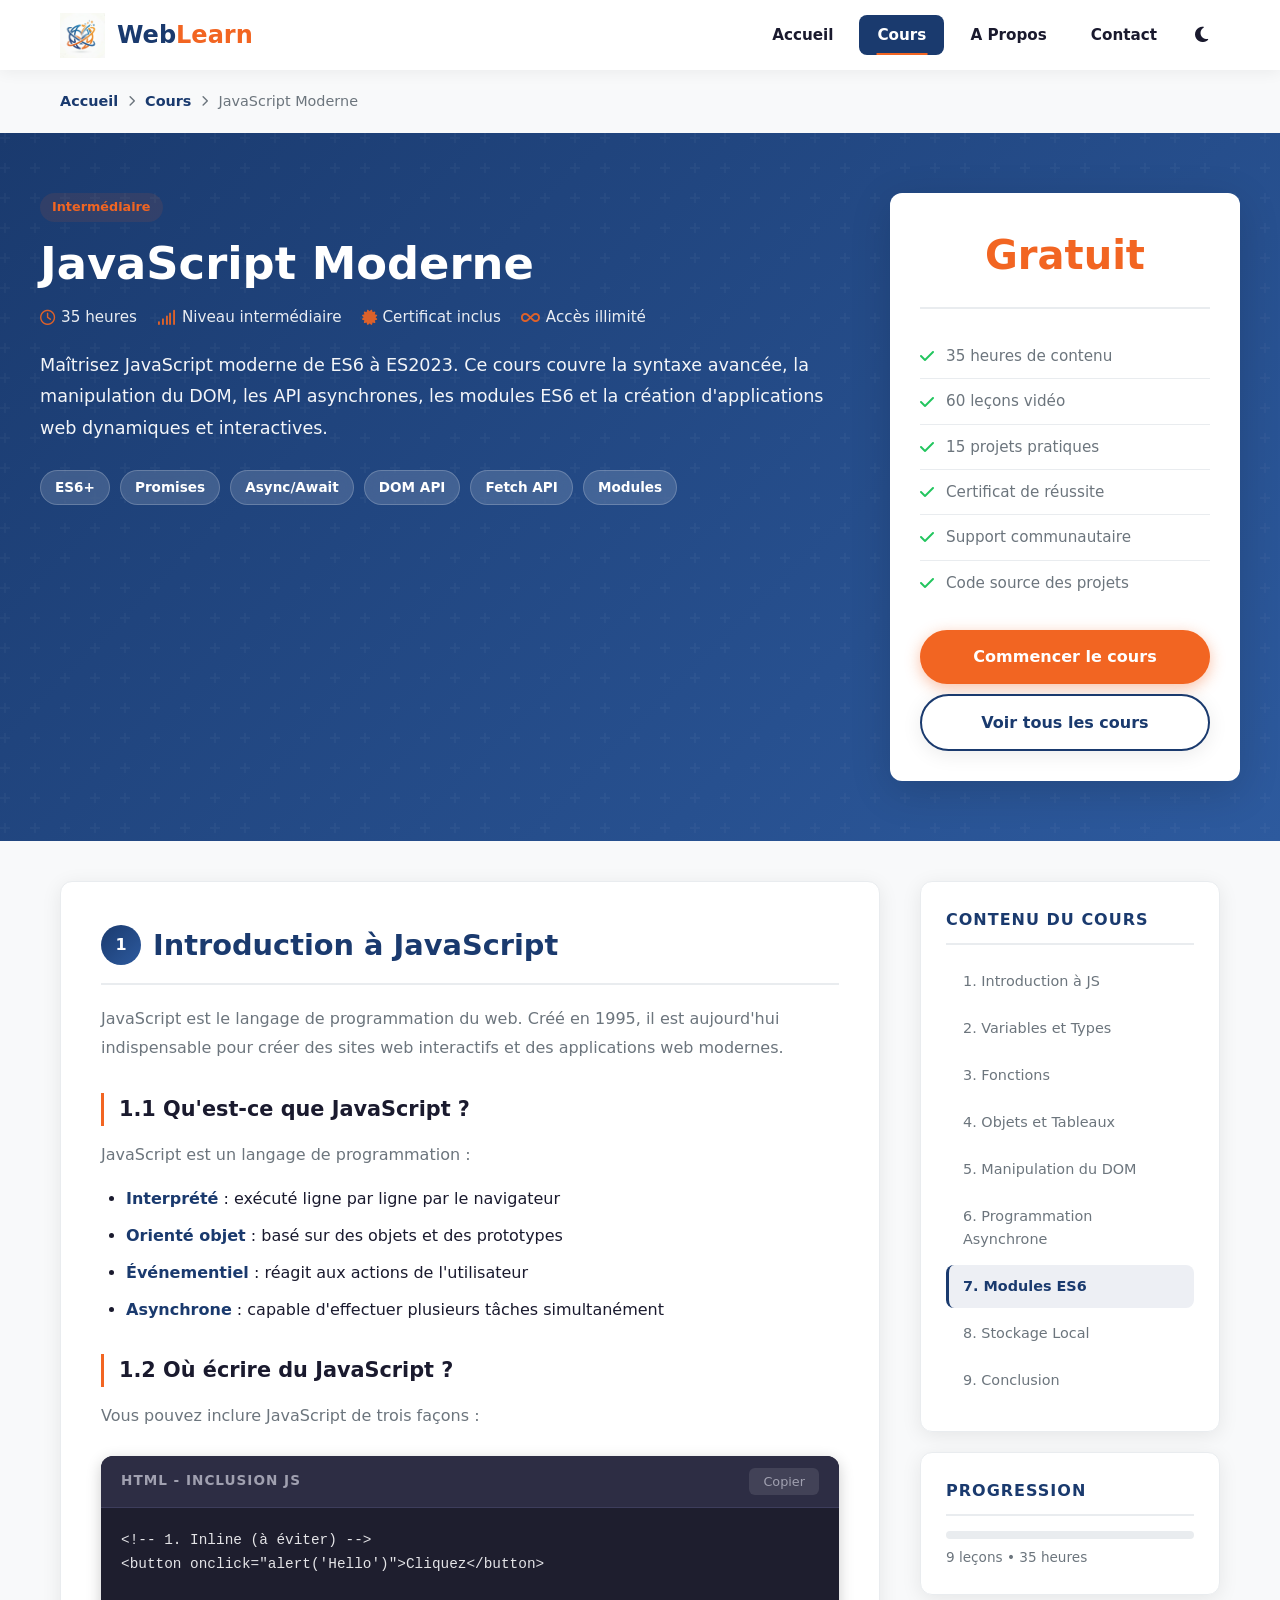
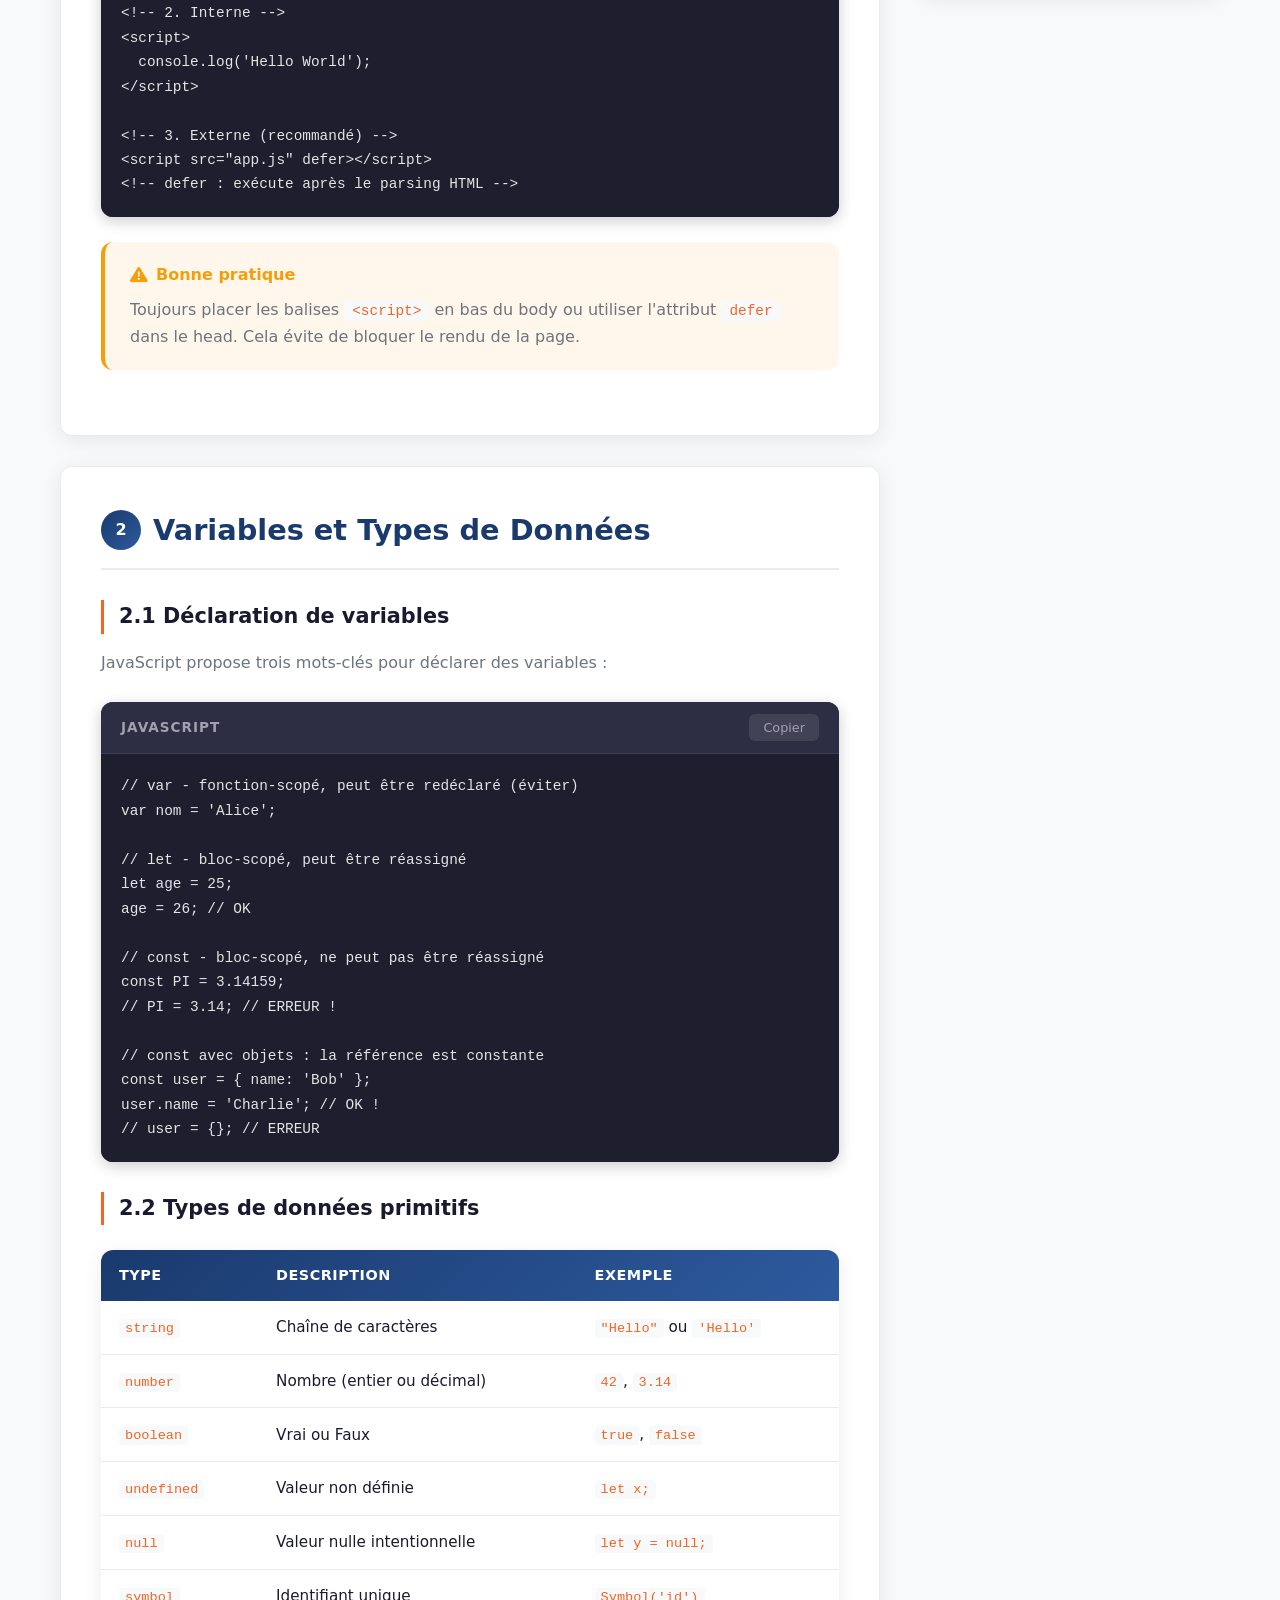
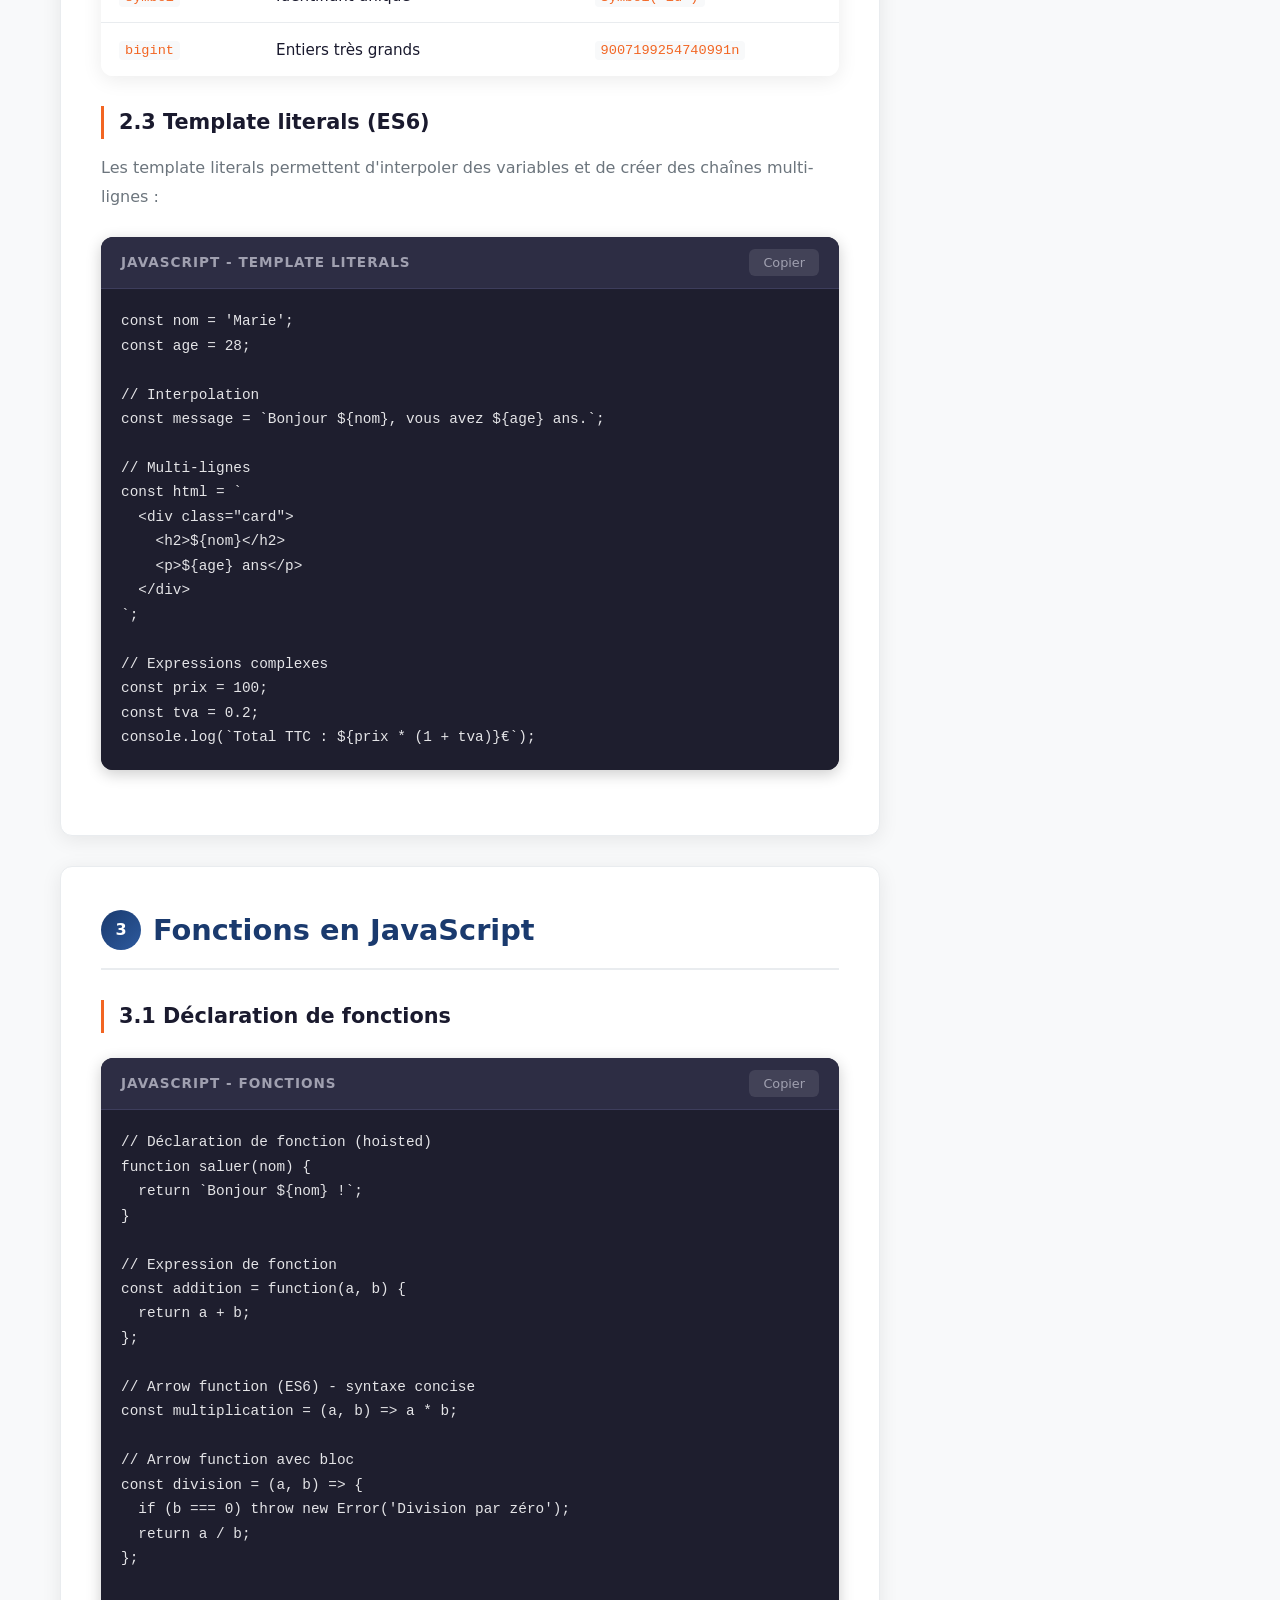
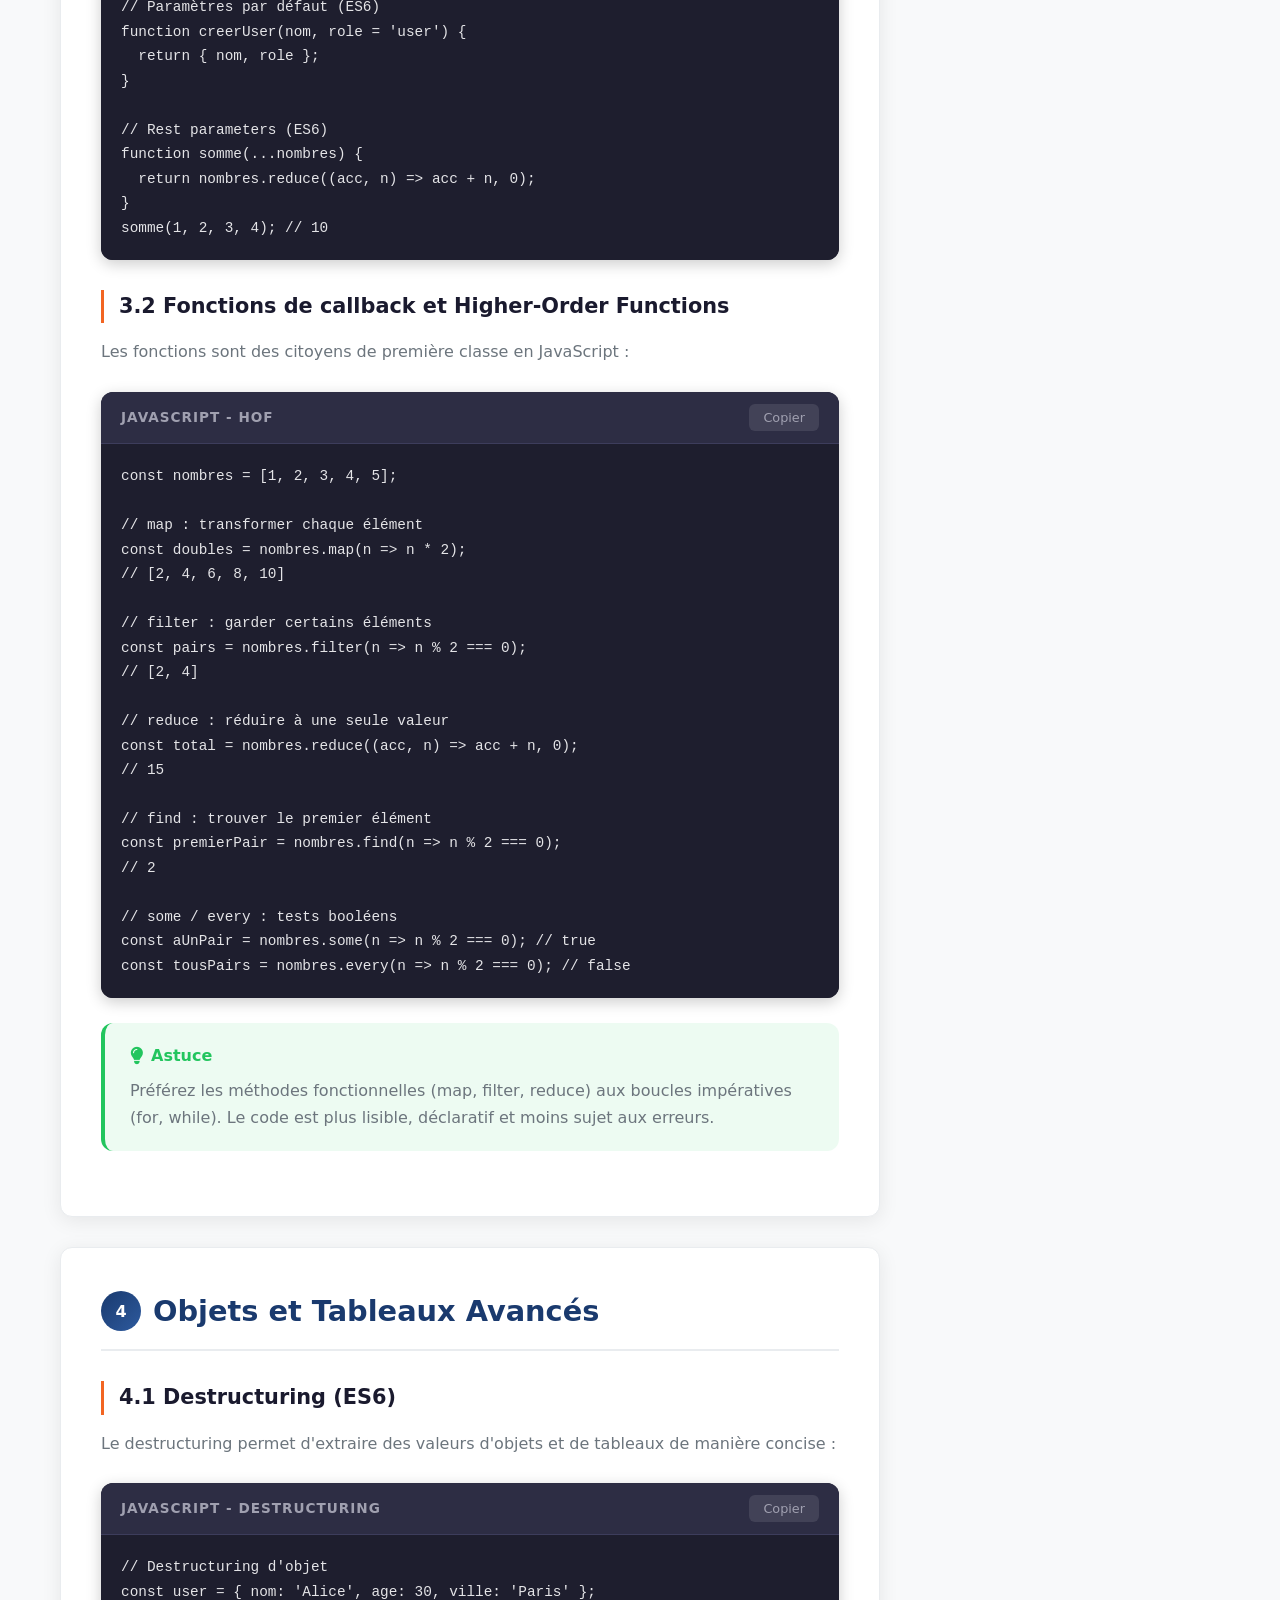
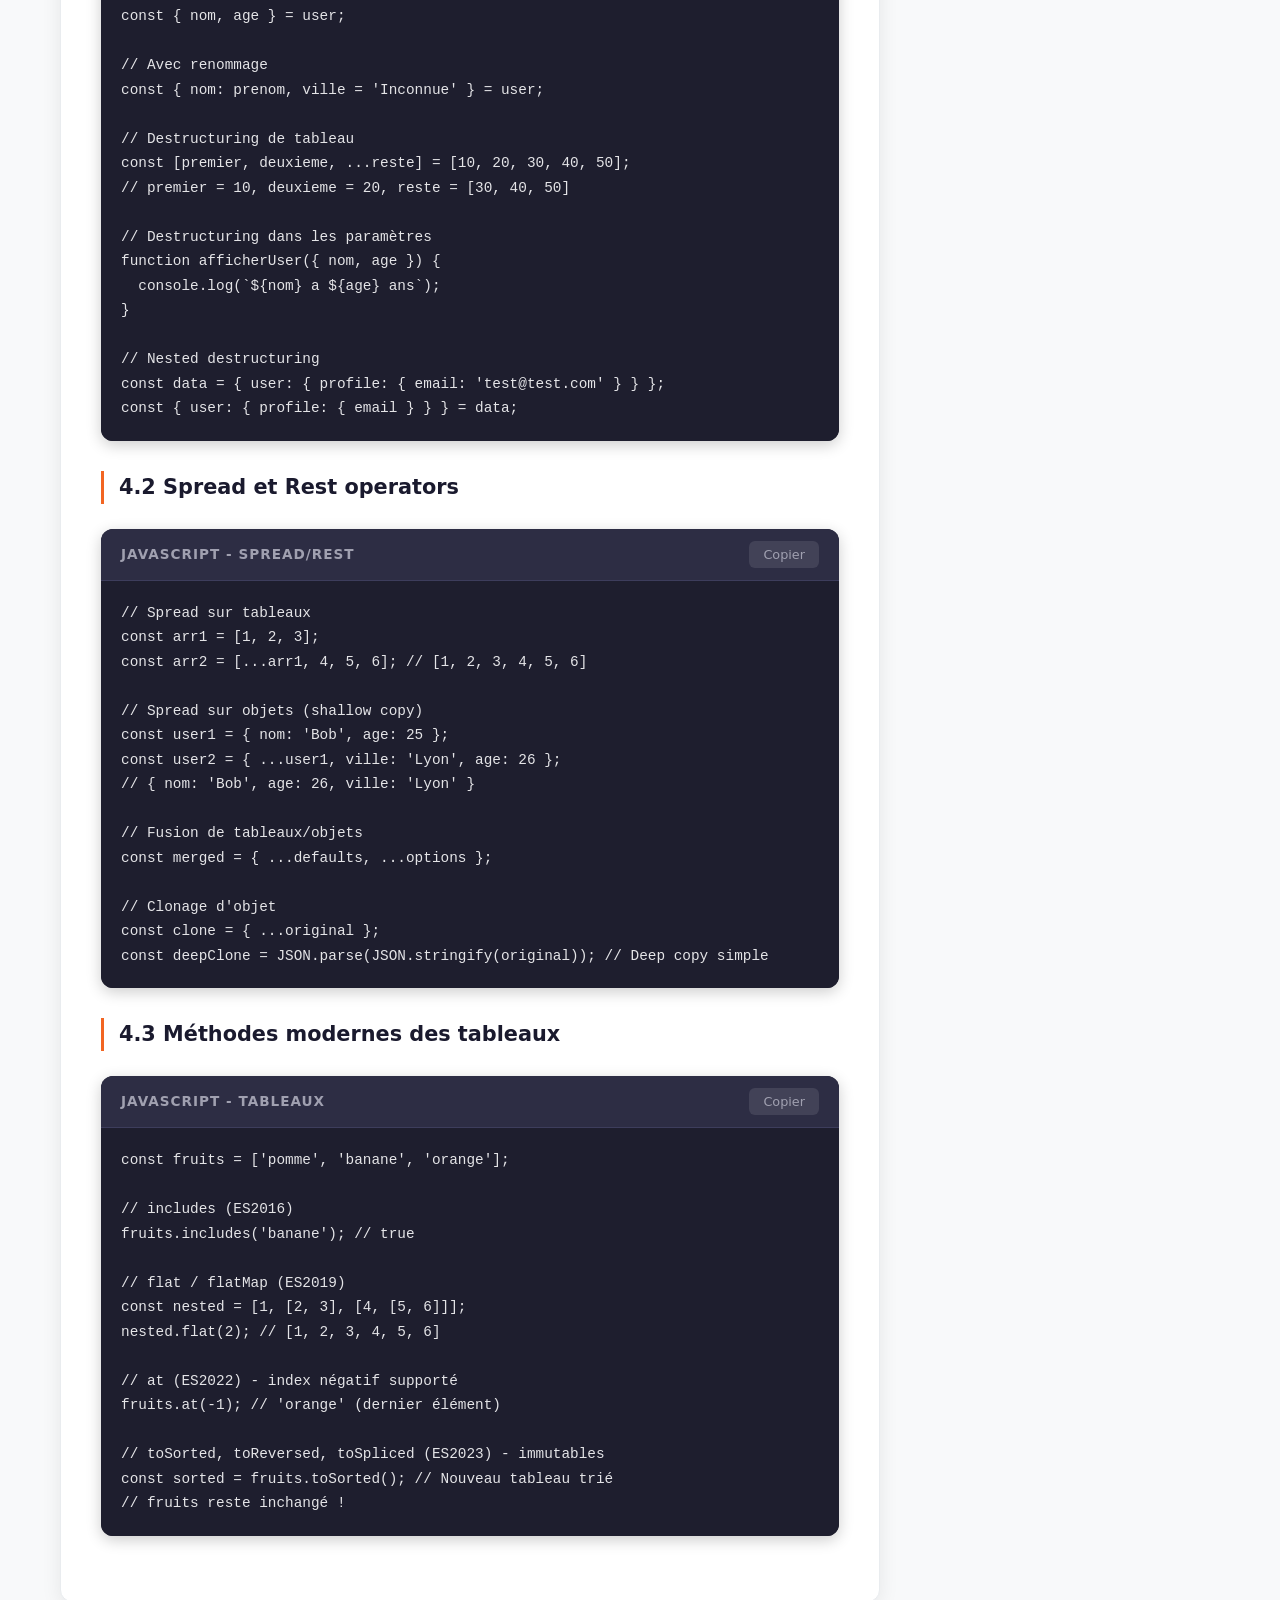
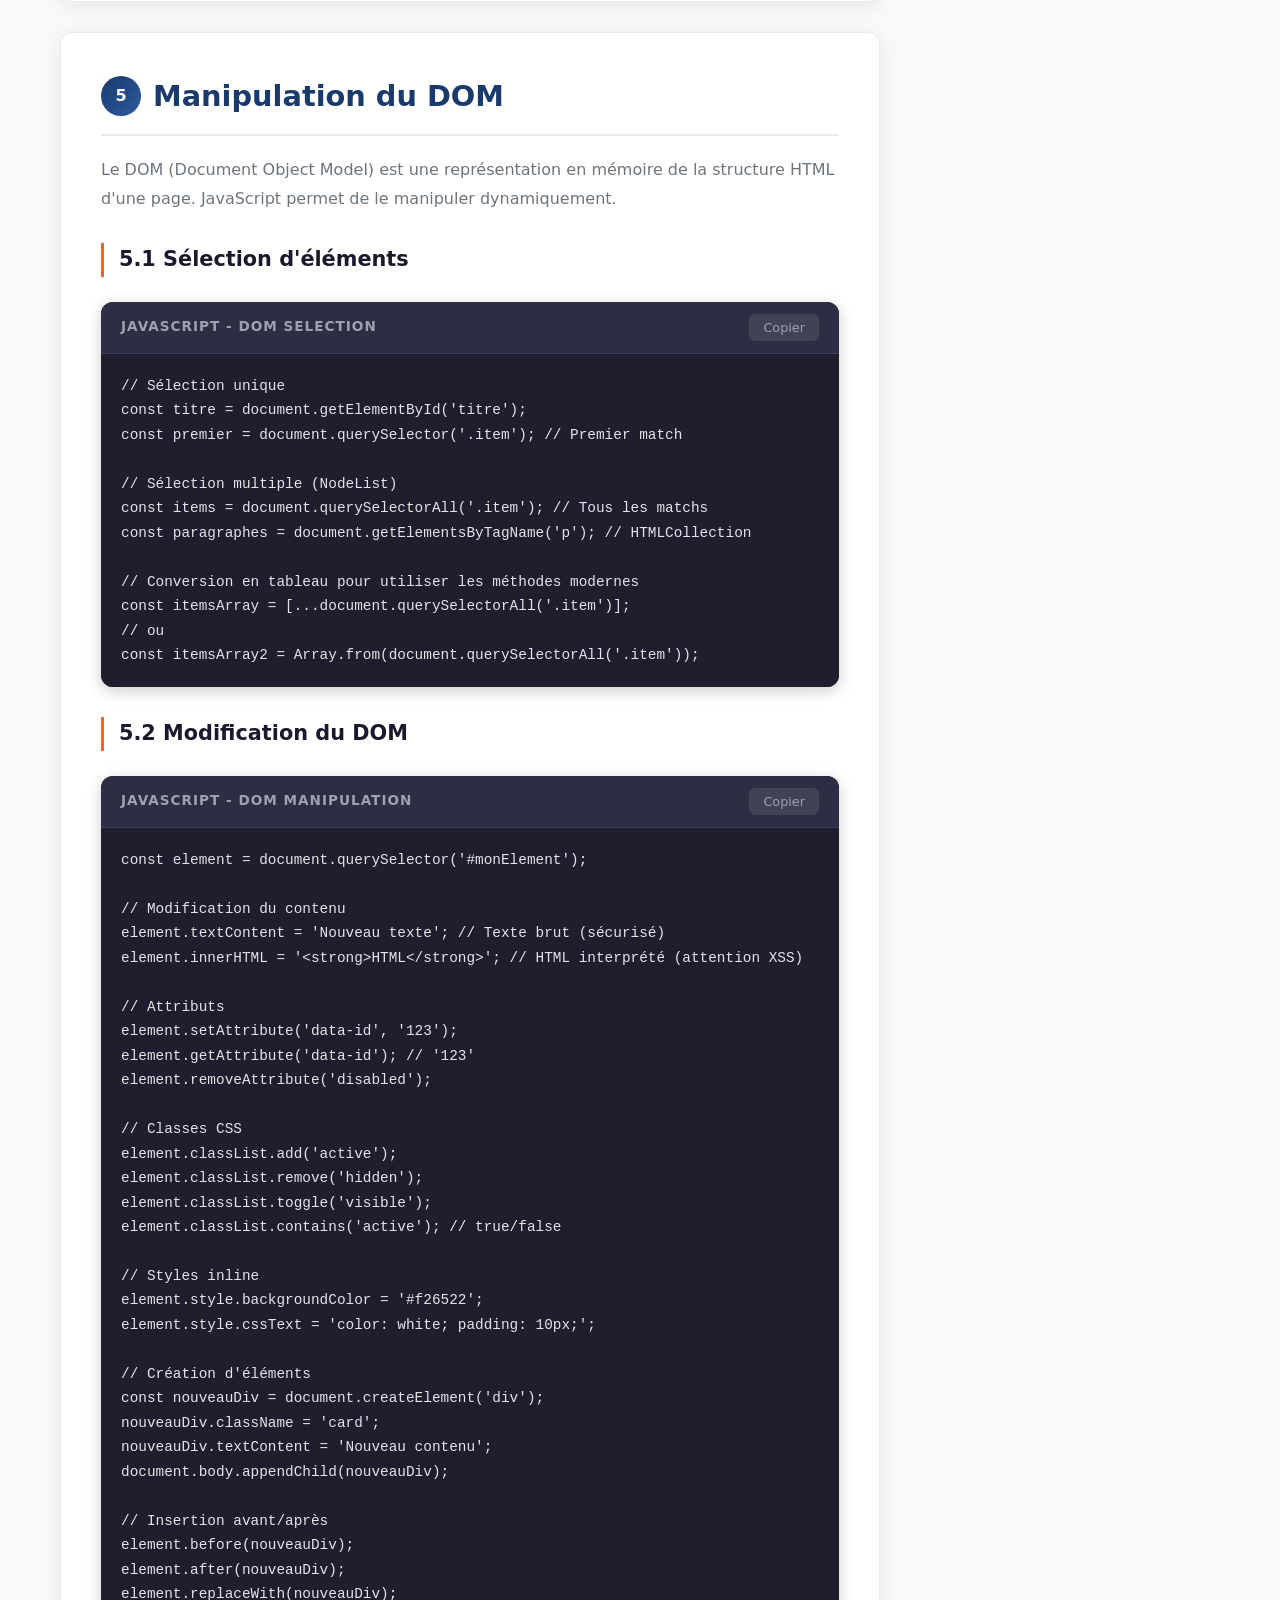
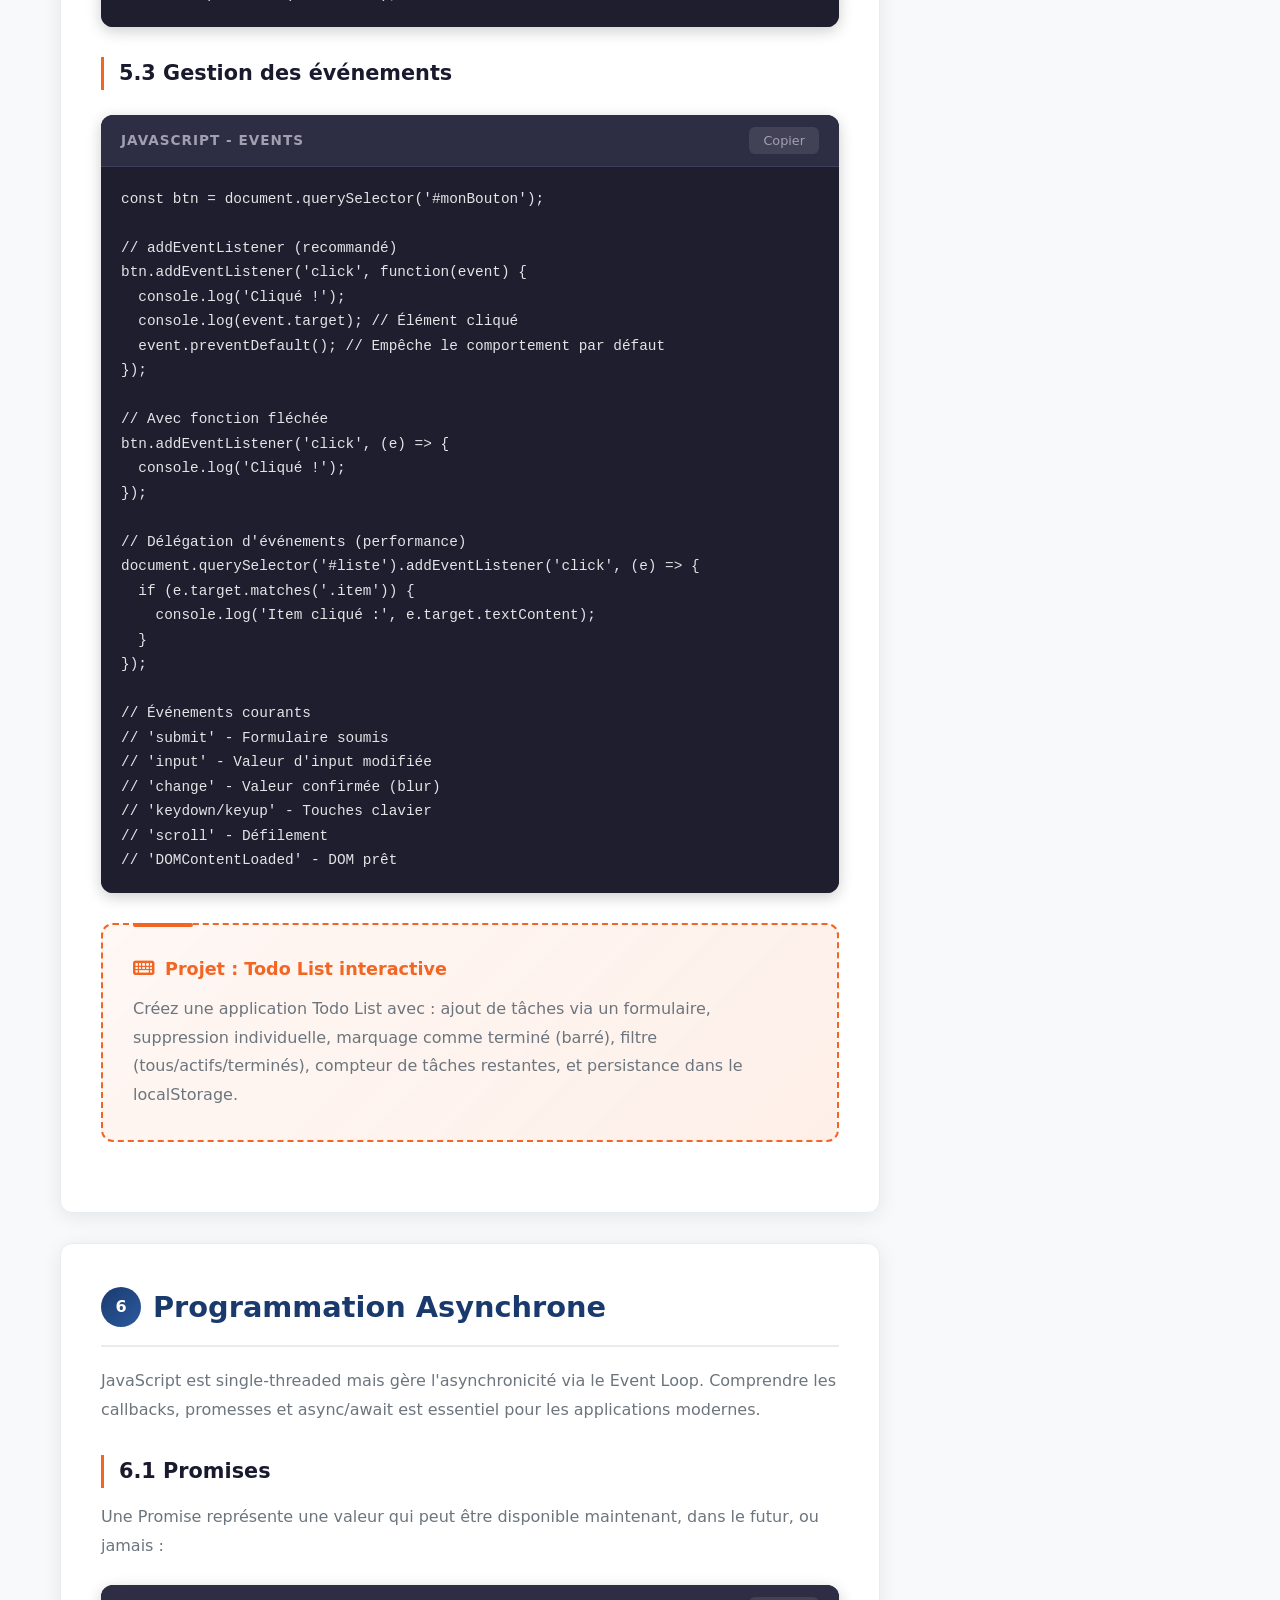
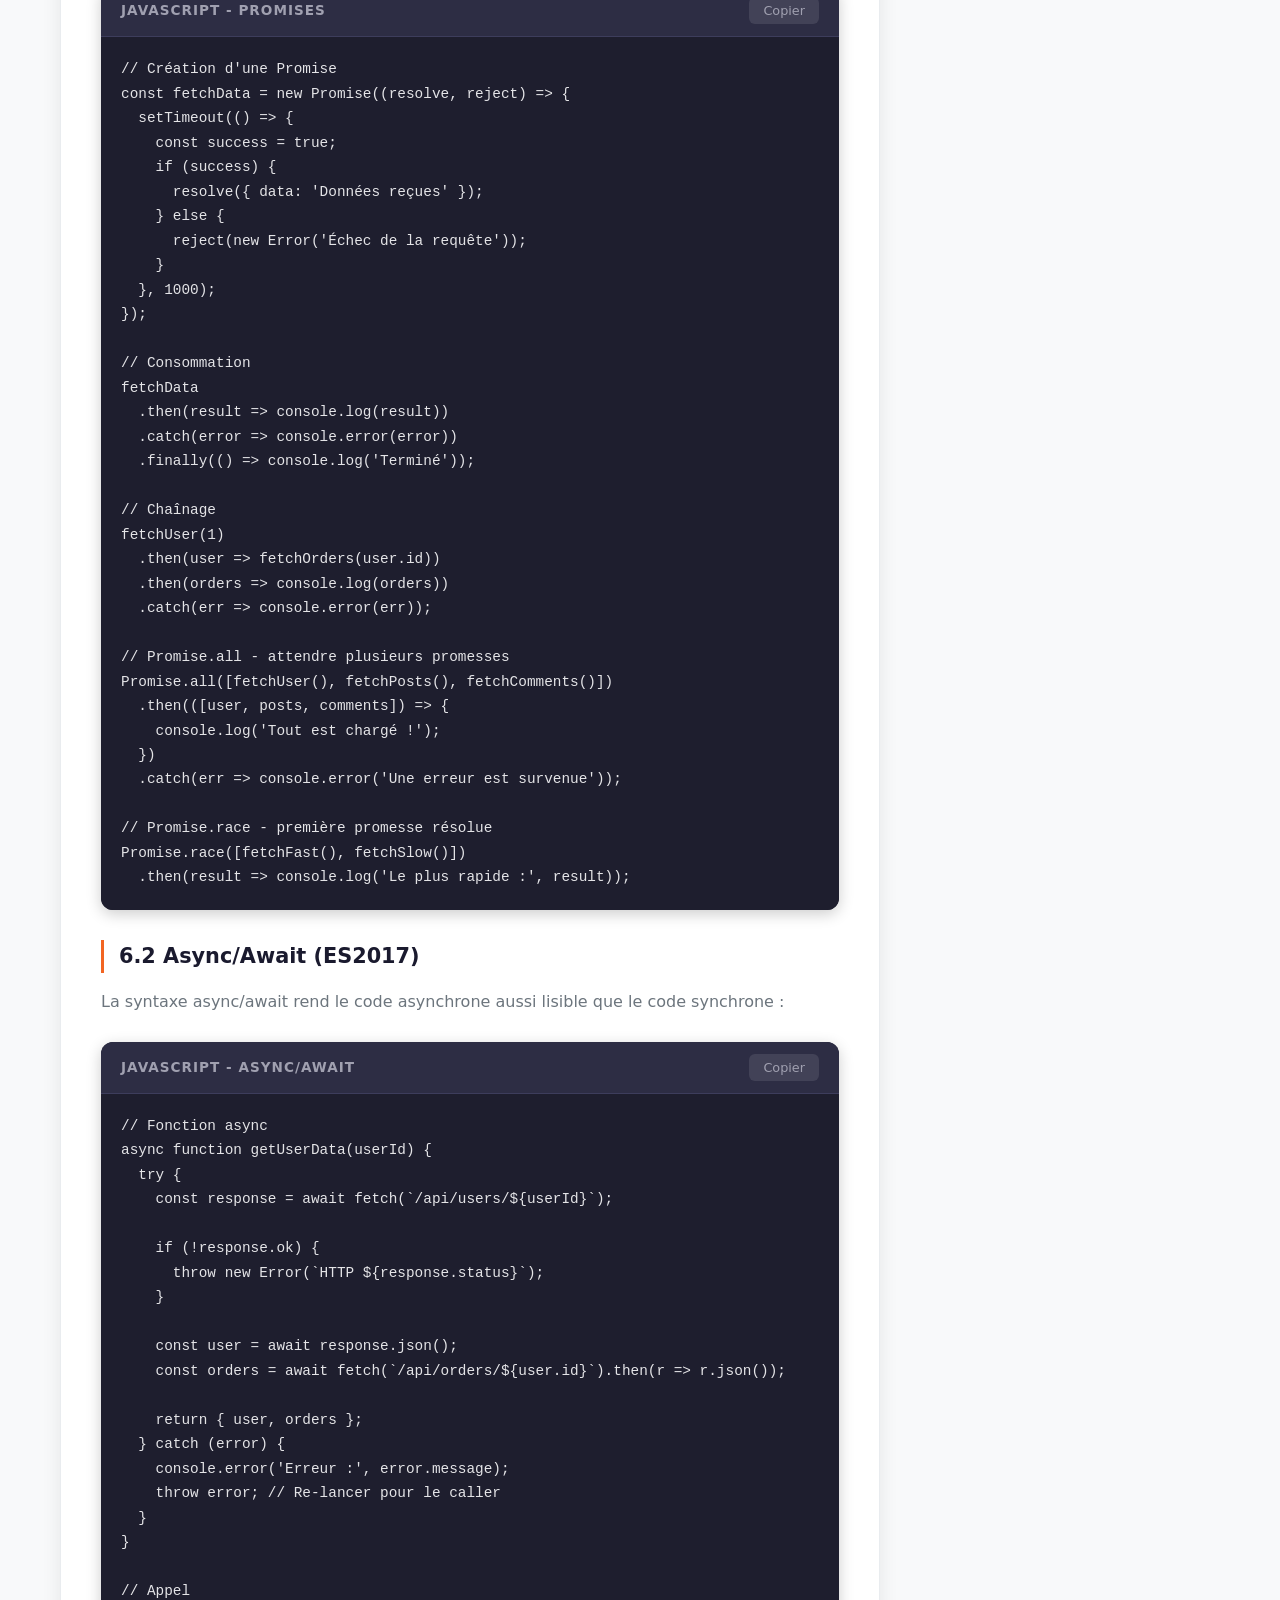
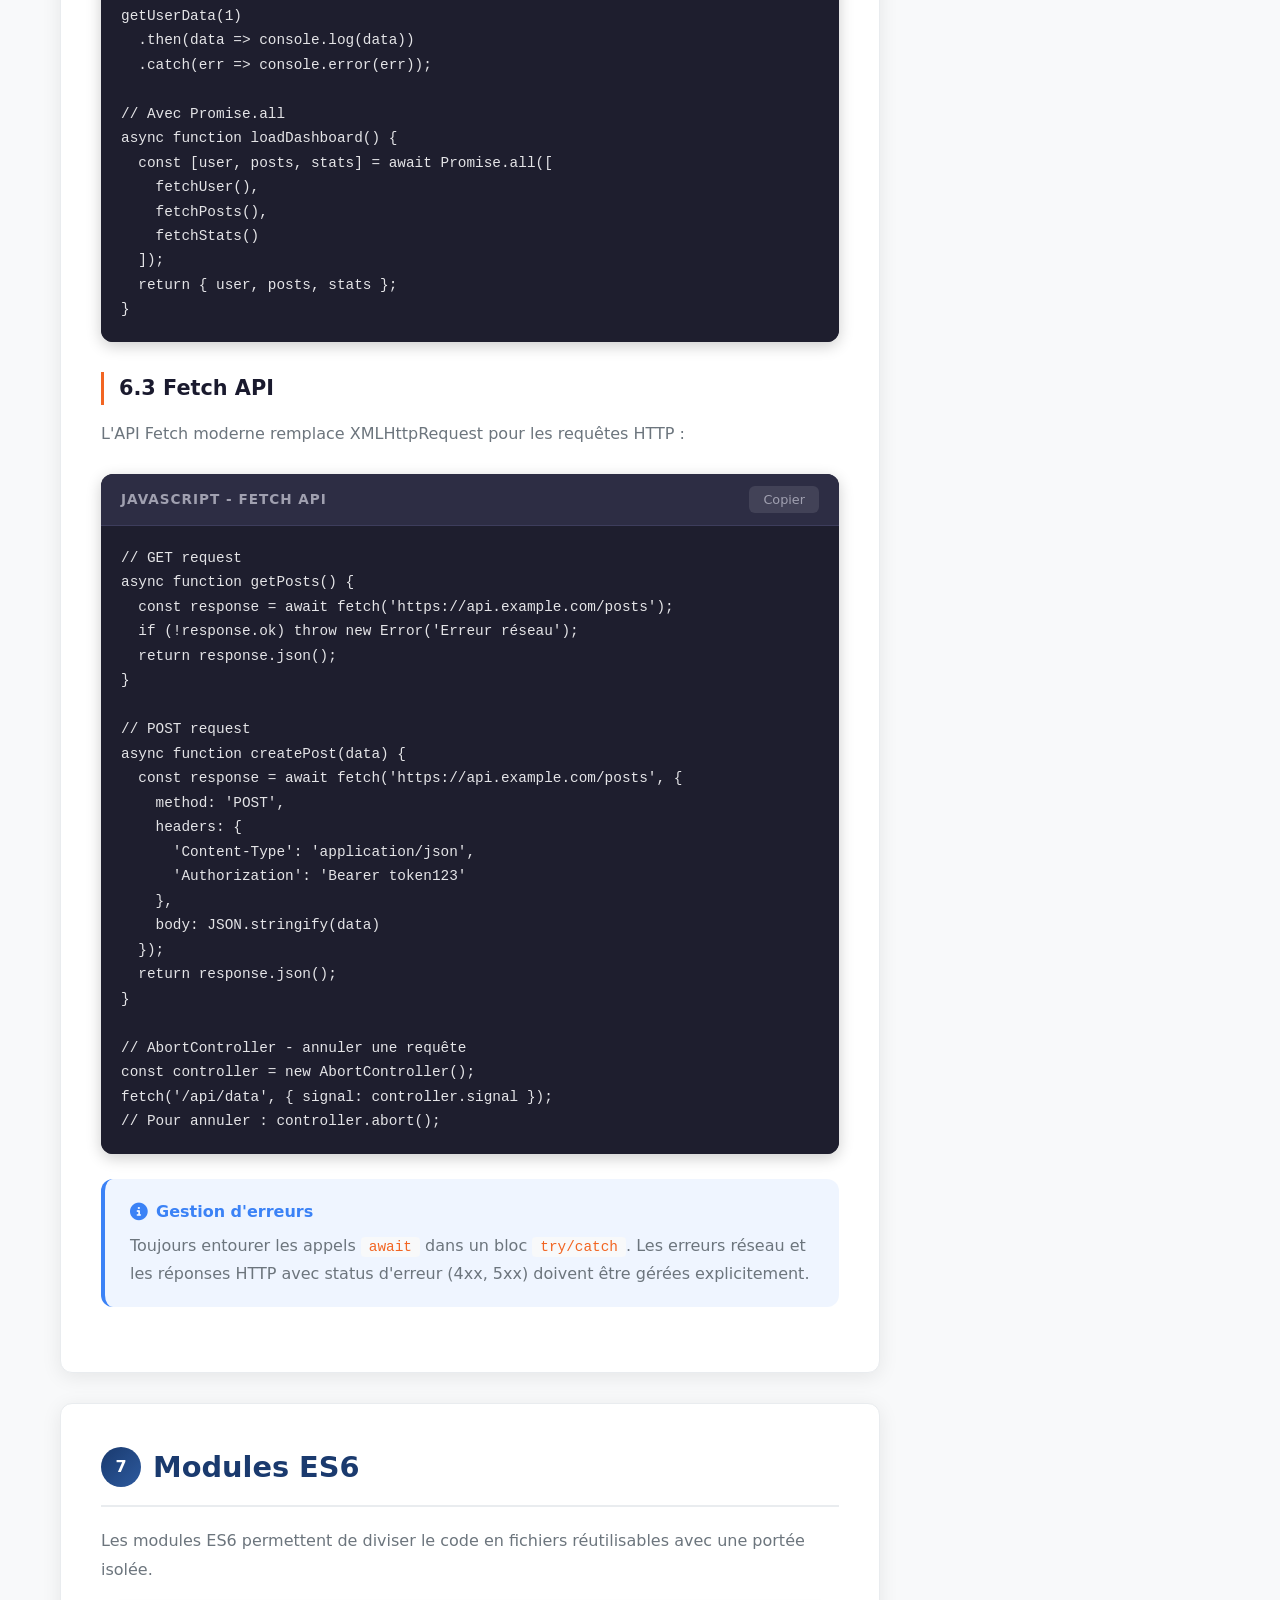
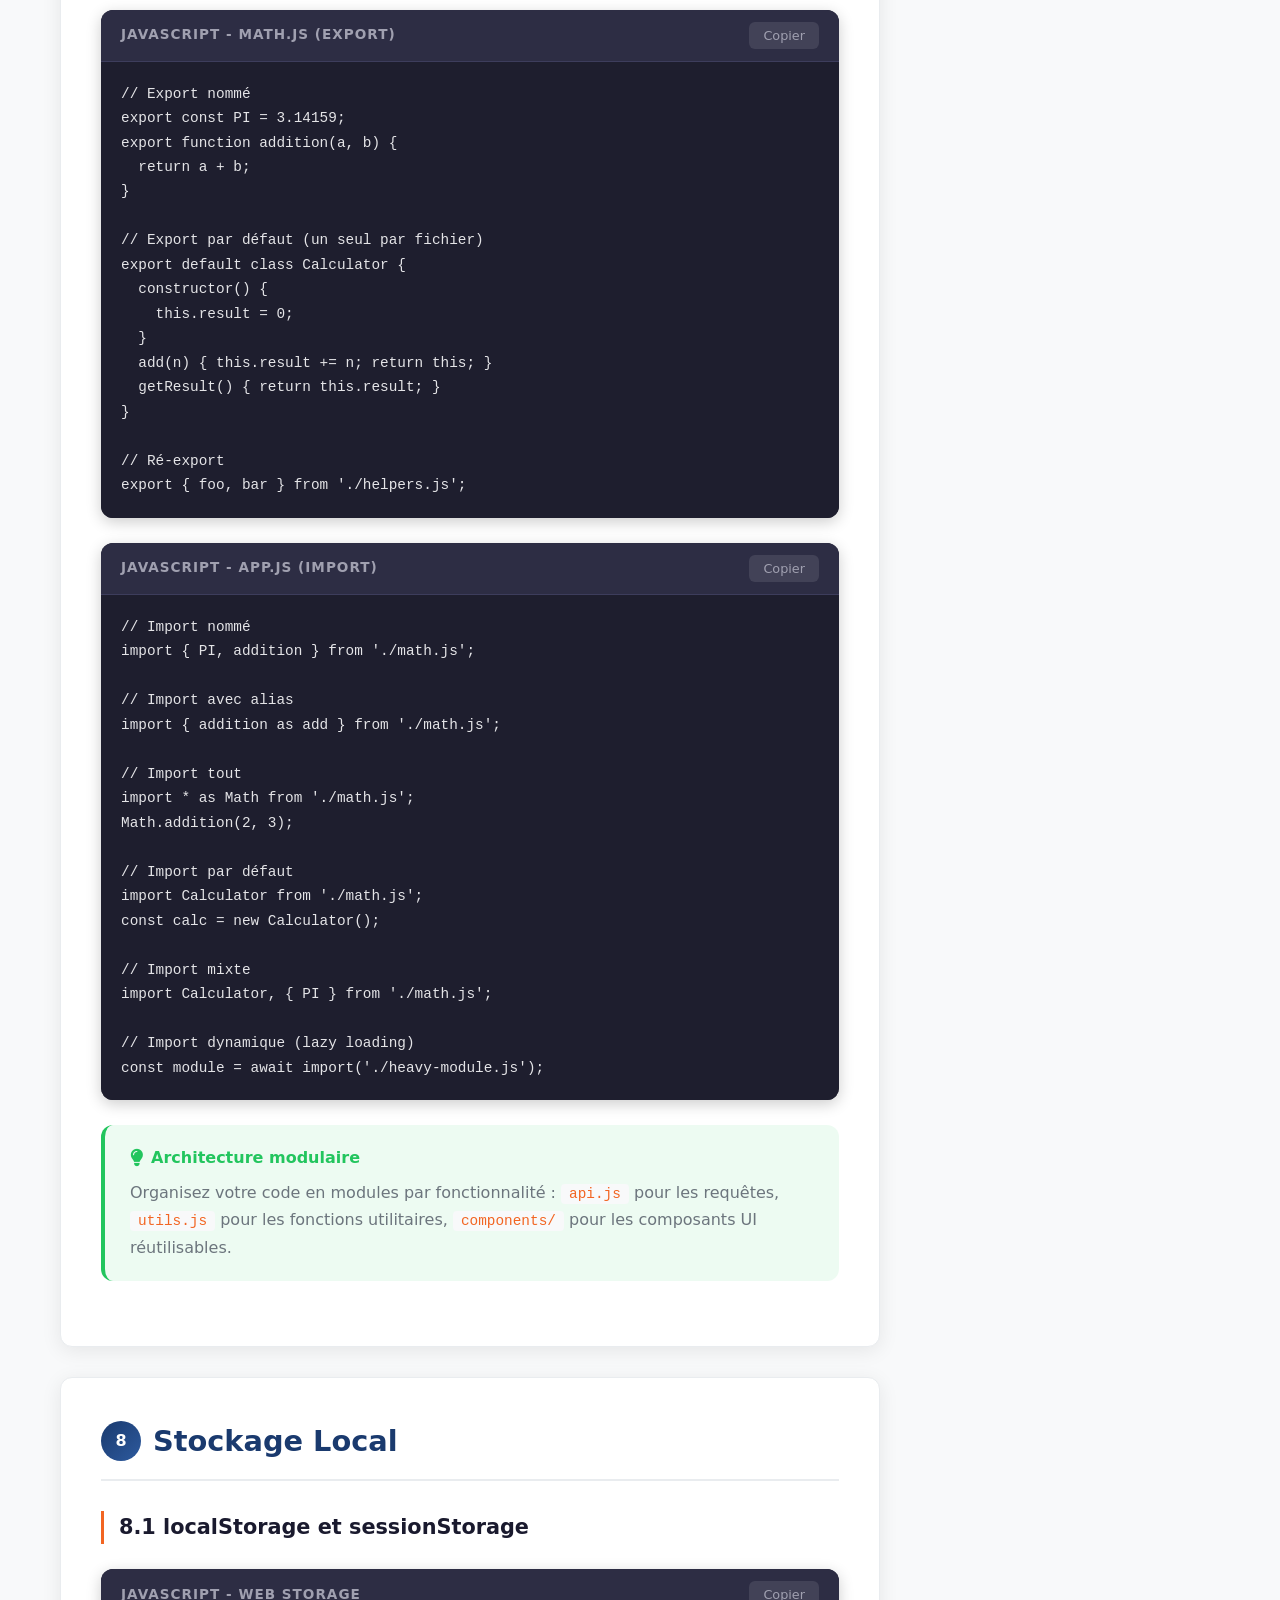
<file: cours-javascript.html>
<!DOCTYPE html>
<html style="scroll-behavior: smooth" lang="fr">
<head>
    <meta charset="UTF-8">
    <meta name="viewport" content="width=device-width, initial-scale=1.0">
    <title>Cours JavaScript Moderne - WebLearn | Formation ES6+ Avancée</title>
    <meta name="description" content="Maîtrisez JavaScript moderne ES6+ : promesses, async/await, modules, DOM manipulation, API REST. 35 heures de formation pratique avec projets réels.">
    <meta name="keywords" content="JavaScript cours, ES6 formation, async await, promesses JavaScript, DOM manipulation, API REST, JavaScript moderne">
    <meta name="robots" content="index, follow">
    <link rel="canonical" href="cours-javascript.html">

    <meta property="og:type" content="article">
    <meta property="og:url" content="cours-javascript.html">
    <meta property="og:title" content="JavaScript Moderne - WebLearn">
    <meta property="og:description" content="Formation complète JavaScript ES6+ : de la syntaxe moderne aux applications dynamiques.">
    <meta property="og:image" content="logoWebLearn.png">

    <script type="application/ld+json">
    {
        "@context": "https://schema.org",
        "@type": "Course",
        "name": "JavaScript Moderne",
        "description": "Apprenez ES6+, les promesses, async/await et construisez des applications dynamiques avec JavaScript moderne.",
        "provider": {"@type": "Organization", "name": "WebLearn", "sameAs": "https://"},
        "educationalLevel": "Intermédiaire",
        "timeRequired": "PT35H",
        "isAccessibleForFree": false,
        "coursePrerequisites": "Connaissances HTML et CSS de base",
        "teaches": ["JavaScript ES6+", "Promises", "Async/Await", "DOM API", "Fetch API", "Modules ES6", "LocalStorage"]
    }
    </script>

    <link rel="stylesheet" href="weblearn.css">
    <link rel="stylesheet" href="https://cdnjs.cloudflare.com/ajax/libs/font-awesome/6.5.0/css/all.min.css">
    <link rel="icon" type="image/png" href="logoWebLearn.png">

</head>
<body>
    <header class="header" role="banner">
        <div class="nav-container">
            <a href="index.html" class="logo" aria-label="WebLearn - Accueil">
                <img src="logoWebLearn.png" alt="WebLearn Logo">
                <div class="logo-text">Web<span>Learn</span></div>
            </a>
            <nav role="navigation" aria-label="Navigation principale">
                <ul class="nav-links" id="navLinks">
                    <li><a href="index.html">Accueil</a></li>
                    <li class="dropdown">
                        <a href="cours.html" class="dropdown-toggle active">Cours</a>
                        <div class="dropdown-menu">
                            <div class="dropdown-header">Développement Web</div>
                            <a href="cours-html-css.html"><i class="fab fa-html5"></i> HTML5 & CSS3</a>
                            <a href="cours-javascript.html" class="active"><i class="fab fa-js"></i> JavaScript Moderne</a>
                            <a href="cours-react.html"><i class="fab fa-react"></i> React.js Mastery</a>
                            <a href="cours-nodejs.html"><i class="fab fa-node-js"></i> Node.js & Express</a>
                            <a href="cours-tailwind.html"><i class="fab fa-css3-alt"></i> Tailwind CSS</a>
                            <a href="cours-angular.html"><i class="fab fa-angular"></i> Angular Complet</a>
                            <div class="dropdown-divider"></div>
                            <div class="dropdown-header">Design & Créativité</div>
                            <a href="cours-figma.html"><i class="fab fa-figma"></i> Figma pour UI/UX</a>
                            <a href="cours-design-graphique.html"><i class="fas fa-paint-brush"></i> Design Graphique</a>
                            <a href="cours-mobile-first.html"><i class="fas fa-mobile-alt"></i> Design Mobile First</a>
                        </div>
                    </li>
                    <li><a href="apropos.html">A Propos</a></li>
                    <li><a href="contact.html">Contact</a></li>
                    <li><button class="dark-mode-toggle" onclick="toggleDarkMode()" aria-label="Activer/Désactiver le mode nuit"><i class="fas fa-moon" id="darkModeIcon"></i></button></li>
                </ul>
            </nav>
            <button class="mobile-toggle" onclick="toggleMenu()" aria-label="Menu mobile"><i class="fas fa-bars"></i></button>
        </div>
    </header>

    <main>
        <nav class="breadcrumb" aria-label="Fil d'Ariane">
            <a href="index.html">Accueil</a>
            <i class="fas fa-chevron-right" aria-hidden="true"></i>
            <a href="cours.html">Cours</a>
            <i class="fas fa-chevron-right" aria-hidden="true"></i>
            <span>JavaScript Moderne</span>
        </nav>

        <div class="course-detail-header">
            <div class="container">
                <div>
                    <span class="course-tag" style="margin-bottom: 15px; display: inline-block;">Intermédiaire</span>
                    <h1>JavaScript Moderne</h1>
                    <div class="course-meta-header">
                        <span><i class="far fa-clock" aria-hidden="true"></i> 35 heures</span>
                        <span><i class="fas fa-signal" aria-hidden="true"></i> Niveau intermédiaire</span>
                        <span><i class="fas fa-certificate" aria-hidden="true"></i> Certificat inclus</span>
                        <span><i class="fas fa-infinity" aria-hidden="true"></i> Accès illimité</span>
                    </div>
                    <p class="course-description">
                        Maîtrisez JavaScript moderne de ES6 à ES2023. Ce cours couvre la syntaxe avancée, la manipulation du DOM, les API asynchrones, les modules ES6 et la création d'applications web dynamiques et interactives.
                    </p>
                    <div class="course-tags">
                        <span>ES6+</span>
                        <span>Promises</span>
                        <span>Async/Await</span>
                        <span>DOM API</span>
                        <span>Fetch API</span>
                        <span>Modules</span>
                    </div>
                </div>
                <div class="course-card-sidebar">
                    <div class="price">Gratuit</div>
                    <ul class="features">
                        <li><i class="fas fa-check" aria-hidden="true"></i> 35 heures de contenu</li>
                        <li><i class="fas fa-check" aria-hidden="true"></i> 60 leçons vidéo</li>
                        <li><i class="fas fa-check" aria-hidden="true"></i> 15 projets pratiques</li>
                        <li><i class="fas fa-check" aria-hidden="true"></i> Certificat de réussite</li>
                        <li><i class="fas fa-check" aria-hidden="true"></i> Support communautaire</li>
                        <li><i class="fas fa-check" aria-hidden="true"></i> Code source des projets</li>
                    </ul>
                    <a href="#contenu" class="btn btn-primary" style="width: 100%; text-align: center; margin-bottom: 10px;">Commencer le cours</a>
                    <a href="cours.html" class="btn btn-secondary" style="width: 100%; text-align: center;">Voir tous les cours</a>
                </div>
            </div>
        </div>

        <div class="course-content" id="contenu">
            <div class="course-main">
                <section class="lesson-section" id="intro-js" aria-labelledby="intro-js-title">
                    <h2 id="intro-js-title"><span class="lesson-number">1</span> Introduction à JavaScript</h2>
                    <p>JavaScript est le langage de programmation du web. Créé en 1995, il est aujourd'hui indispensable pour créer des sites web interactifs et des applications web modernes.</p>

                    <h3>1.1 Qu'est-ce que JavaScript ?</h3>
                    <p>JavaScript est un langage de programmation :</p>
                    <ul>
                        <li><strong>Interprété</strong> : exécuté ligne par ligne par le navigateur</li>
                        <li><strong>Orienté objet</strong> : basé sur des objets et des prototypes</li>
                        <li><strong>Événementiel</strong> : réagit aux actions de l'utilisateur</li>
                        <li><strong>Asynchrone</strong> : capable d'effectuer plusieurs tâches simultanément</li>
                    </ul>

                    <h3>1.2 Où écrire du JavaScript ?</h3>
                    <p>Vous pouvez inclure JavaScript de trois façons :</p>

                    <div class="code-block">
                        <div class="code-header">
                            <span>HTML - Inclusion JS</span>
                            <button class="copy-btn" onclick="copyCode(this)">Copier</button>
                        </div>
                        <pre>&lt;!-- 1. Inline (à éviter) --&gt;
&lt;button onclick="alert('Hello')"&gt;Cliquez&lt;/button&gt;

&lt;!-- 2. Interne --&gt;
&lt;script&gt;
  console.log('Hello World');
&lt;/script&gt;

&lt;!-- 3. Externe (recommandé) --&gt;
&lt;script src="app.js" defer&gt;&lt;/script&gt;
&lt;!-- defer : exécute après le parsing HTML --&gt;</pre>
                    </div>

                    <div class="info-box warning">
                        <strong><i class="fas fa-exclamation-triangle" aria-hidden="true"></i> Bonne pratique</strong>
                        <p>Toujours placer les balises <code>&lt;script&gt;</code> en bas du body ou utiliser l'attribut <code>defer</code> dans le head. Cela évite de bloquer le rendu de la page.</p>
                    </div>
                </section>

                <section class="lesson-section" id="variables-types" aria-labelledby="variables-title">
                    <h2 id="variables-title"><span class="lesson-number">2</span> Variables et Types de Données</h2>

                    <h3>2.1 Déclaration de variables</h3>
                    <p>JavaScript propose trois mots-clés pour déclarer des variables :</p>

                    <div class="code-block">
                        <div class="code-header">
                            <span>JavaScript</span>
                            <button class="copy-btn" onclick="copyCode(this)">Copier</button>
                        </div>
                        <pre>// var - fonction-scopé, peut être redéclaré (éviter)
var nom = 'Alice';

// let - bloc-scopé, peut être réassigné
let age = 25;
age = 26; // OK

// const - bloc-scopé, ne peut pas être réassigné
const PI = 3.14159;
// PI = 3.14; // ERREUR !

// const avec objets : la référence est constante
const user = { name: 'Bob' };
user.name = 'Charlie'; // OK !
// user = {}; // ERREUR</pre>
                    </div>

                    <h3>2.2 Types de données primitifs</h3>
                    <div class="table-responsive">
                        <table>
                            <thead>
                                <tr><th>Type</th><th>Description</th><th>Exemple</th></tr>
                            </thead>
                            <tbody>
                                <tr><td><code>string</code></td><td>Chaîne de caractères</td><td><code>"Hello"</code> ou <code>'Hello'</code></td></tr>
                                <tr><td><code>number</code></td><td>Nombre (entier ou décimal)</td><td><code>42</code>, <code>3.14</code></td></tr>
                                <tr><td><code>boolean</code></td><td>Vrai ou Faux</td><td><code>true</code>, <code>false</code></td></tr>
                                <tr><td><code>undefined</code></td><td>Valeur non définie</td><td><code>let x;</code></td></tr>
                                <tr><td><code>null</code></td><td>Valeur nulle intentionnelle</td><td><code>let y = null;</code></td></tr>
                                <tr><td><code>symbol</code></td><td>Identifiant unique</td><td><code>Symbol('id')</code></td></tr>
                                <tr><td><code>bigint</code></td><td>Entiers très grands</td><td><code>9007199254740991n</code></td></tr>
                            </tbody>
                        </table>
                    </div>

                    <h3>2.3 Template literals (ES6)</h3>
                    <p>Les template literals permettent d'interpoler des variables et de créer des chaînes multi-lignes :</p>

                    <div class="code-block">
                        <div class="code-header">
                            <span>JavaScript - Template Literals</span>
                            <button class="copy-btn" onclick="copyCode(this)">Copier</button>
                        </div>
                        <pre>const nom = 'Marie';
const age = 28;

// Interpolation
const message = `Bonjour ${nom}, vous avez ${age} ans.`;

// Multi-lignes
const html = `
  &lt;div class="card"&gt;
    &lt;h2&gt;${nom}&lt;/h2&gt;
    &lt;p&gt;${age} ans&lt;/p&gt;
  &lt;/div&gt;
`;

// Expressions complexes
const prix = 100;
const tva = 0.2;
console.log(`Total TTC : ${prix * (1 + tva)}€`);</pre>
                    </div>
                </section>

                <section class="lesson-section" id="fonctions" aria-labelledby="fonctions-title">
                    <h2 id="fonctions-title"><span class="lesson-number">3</span> Fonctions en JavaScript</h2>

                    <h3>3.1 Déclaration de fonctions</h3>

                    <div class="code-block">
                        <div class="code-header">
                            <span>JavaScript - Fonctions</span>
                            <button class="copy-btn" onclick="copyCode(this)">Copier</button>
                        </div>
                        <pre>// Déclaration de fonction (hoisted)
function saluer(nom) {
  return `Bonjour ${nom} !`;
}

// Expression de fonction
const addition = function(a, b) {
  return a + b;
};

// Arrow function (ES6) - syntaxe concise
const multiplication = (a, b) => a * b;

// Arrow function avec bloc
const division = (a, b) => {
  if (b === 0) throw new Error('Division par zéro');
  return a / b;
};

// Paramètres par défaut (ES6)
function creerUser(nom, role = 'user') {
  return { nom, role };
}

// Rest parameters (ES6)
function somme(...nombres) {
  return nombres.reduce((acc, n) => acc + n, 0);
}
somme(1, 2, 3, 4); // 10</pre>
                    </div>

                    <h3>3.2 Fonctions de callback et Higher-Order Functions</h3>
                    <p>Les fonctions sont des citoyens de première classe en JavaScript :</p>

                    <div class="code-block">
                        <div class="code-header">
                            <span>JavaScript - HOF</span>
                            <button class="copy-btn" onclick="copyCode(this)">Copier</button>
                        </div>
                        <pre>const nombres = [1, 2, 3, 4, 5];

// map : transformer chaque élément
const doubles = nombres.map(n => n * 2);
// [2, 4, 6, 8, 10]

// filter : garder certains éléments
const pairs = nombres.filter(n => n % 2 === 0);
// [2, 4]

// reduce : réduire à une seule valeur
const total = nombres.reduce((acc, n) => acc + n, 0);
// 15

// find : trouver le premier élément
const premierPair = nombres.find(n => n % 2 === 0);
// 2

// some / every : tests booléens
const aUnPair = nombres.some(n => n % 2 === 0); // true
const tousPairs = nombres.every(n => n % 2 === 0); // false</pre>
                    </div>

                    <div class="info-box success">
                        <strong><i class="fas fa-lightbulb" aria-hidden="true"></i> Astuce</strong>
                        <p>Préférez les méthodes fonctionnelles (map, filter, reduce) aux boucles impératives (for, while). Le code est plus lisible, déclaratif et moins sujet aux erreurs.</p>
                    </div>
                </section>

                <section class="lesson-section" id="objets-tableaux" aria-labelledby="objets-title">
                    <h2 id="objets-title"><span class="lesson-number">4</span> Objets et Tableaux Avancés</h2>

                    <h3>4.1 Destructuring (ES6)</h3>
                    <p>Le destructuring permet d'extraire des valeurs d'objets et de tableaux de manière concise :</p>

                    <div class="code-block">
                        <div class="code-header">
                            <span>JavaScript - Destructuring</span>
                            <button class="copy-btn" onclick="copyCode(this)">Copier</button>
                        </div>
                        <pre>// Destructuring d'objet
const user = { nom: 'Alice', age: 30, ville: 'Paris' };
const { nom, age } = user;

// Avec renommage
const { nom: prenom, ville = 'Inconnue' } = user;

// Destructuring de tableau
const [premier, deuxieme, ...reste] = [10, 20, 30, 40, 50];
// premier = 10, deuxieme = 20, reste = [30, 40, 50]

// Destructuring dans les paramètres
function afficherUser({ nom, age }) {
  console.log(`${nom} a ${age} ans`);
}

// Nested destructuring
const data = { user: { profile: { email: 'test@test.com' } } };
const { user: { profile: { email } } } = data;</pre>
                    </div>

                    <h3>4.2 Spread et Rest operators</h3>

                    <div class="code-block">
                        <div class="code-header">
                            <span>JavaScript - Spread/Rest</span>
                            <button class="copy-btn" onclick="copyCode(this)">Copier</button>
                        </div>
                        <pre>// Spread sur tableaux
const arr1 = [1, 2, 3];
const arr2 = [...arr1, 4, 5, 6]; // [1, 2, 3, 4, 5, 6]

// Spread sur objets (shallow copy)
const user1 = { nom: 'Bob', age: 25 };
const user2 = { ...user1, ville: 'Lyon', age: 26 };
// { nom: 'Bob', age: 26, ville: 'Lyon' }

// Fusion de tableaux/objets
const merged = { ...defaults, ...options };

// Clonage d'objet
const clone = { ...original };
const deepClone = JSON.parse(JSON.stringify(original)); // Deep copy simple</pre>
                    </div>

                    <h3>4.3 Méthodes modernes des tableaux</h3>

                    <div class="code-block">
                        <div class="code-header">
                            <span>JavaScript - Tableaux</span>
                            <button class="copy-btn" onclick="copyCode(this)">Copier</button>
                        </div>
                        <pre>const fruits = ['pomme', 'banane', 'orange'];

// includes (ES2016)
fruits.includes('banane'); // true

// flat / flatMap (ES2019)
const nested = [1, [2, 3], [4, [5, 6]]];
nested.flat(2); // [1, 2, 3, 4, 5, 6]

// at (ES2022) - index négatif supporté
fruits.at(-1); // 'orange' (dernier élément)

// toSorted, toReversed, toSpliced (ES2023) - immutables
const sorted = fruits.toSorted(); // Nouveau tableau trié
// fruits reste inchangé !</pre>
                    </div>
                </section>

                <section class="lesson-section" id="dom" aria-labelledby="dom-title">
                    <h2 id="dom-title"><span class="lesson-number">5</span> Manipulation du DOM</h2>
                    <p>Le DOM (Document Object Model) est une représentation en mémoire de la structure HTML d'une page. JavaScript permet de le manipuler dynamiquement.</p>

                    <h3>5.1 Sélection d'éléments</h3>

                    <div class="code-block">
                        <div class="code-header">
                            <span>JavaScript - DOM Selection</span>
                            <button class="copy-btn" onclick="copyCode(this)">Copier</button>
                        </div>
                        <pre>// Sélection unique
const titre = document.getElementById('titre');
const premier = document.querySelector('.item'); // Premier match

// Sélection multiple (NodeList)
const items = document.querySelectorAll('.item'); // Tous les matchs
const paragraphes = document.getElementsByTagName('p'); // HTMLCollection

// Conversion en tableau pour utiliser les méthodes modernes
const itemsArray = [...document.querySelectorAll('.item')];
// ou
const itemsArray2 = Array.from(document.querySelectorAll('.item'));</pre>
                    </div>

                    <h3>5.2 Modification du DOM</h3>

                    <div class="code-block">
                        <div class="code-header">
                            <span>JavaScript - DOM Manipulation</span>
                            <button class="copy-btn" onclick="copyCode(this)">Copier</button>
                        </div>
                        <pre>const element = document.querySelector('#monElement');

// Modification du contenu
element.textContent = 'Nouveau texte'; // Texte brut (sécurisé)
element.innerHTML = '&lt;strong&gt;HTML&lt;/strong&gt;'; // HTML interprété (attention XSS)

// Attributs
element.setAttribute('data-id', '123');
element.getAttribute('data-id'); // '123'
element.removeAttribute('disabled');

// Classes CSS
element.classList.add('active');
element.classList.remove('hidden');
element.classList.toggle('visible');
element.classList.contains('active'); // true/false

// Styles inline
element.style.backgroundColor = '#f26522';
element.style.cssText = 'color: white; padding: 10px;';

// Création d'éléments
const nouveauDiv = document.createElement('div');
nouveauDiv.className = 'card';
nouveauDiv.textContent = 'Nouveau contenu';
document.body.appendChild(nouveauDiv);

// Insertion avant/après
element.before(nouveauDiv);
element.after(nouveauDiv);
element.replaceWith(nouveauDiv);</pre>
                    </div>

                    <h3>5.3 Gestion des événements</h3>

                    <div class="code-block">
                        <div class="code-header">
                            <span>JavaScript - Events</span>
                            <button class="copy-btn" onclick="copyCode(this)">Copier</button>
                        </div>
                        <pre>const btn = document.querySelector('#monBouton');

// addEventListener (recommandé)
btn.addEventListener('click', function(event) {
  console.log('Cliqué !');
  console.log(event.target); // Élément cliqué
  event.preventDefault(); // Empêche le comportement par défaut
});

// Avec fonction fléchée
btn.addEventListener('click', (e) => {
  console.log('Cliqué !');
});

// Délégation d'événements (performance)
document.querySelector('#liste').addEventListener('click', (e) => {
  if (e.target.matches('.item')) {
    console.log('Item cliqué :', e.target.textContent);
  }
});

// Événements courants
// 'submit' - Formulaire soumis
// 'input' - Valeur d'input modifiée
// 'change' - Valeur confirmée (blur)
// 'keydown/keyup' - Touches clavier
// 'scroll' - Défilement
// 'DOMContentLoaded' - DOM prêt</pre>
                    </div>

                    <div class="exercise-box">
                        <h4><i class="fas fa-keyboard" aria-hidden="true"></i> Projet : Todo List interactive</h4>
                        <p>Créez une application Todo List avec : ajout de tâches via un formulaire, suppression individuelle, marquage comme terminé (barré), filtre (tous/actifs/terminés), compteur de tâches restantes, et persistance dans le localStorage.</p>
                    </div>
                </section>

                <section class="lesson-section" id="async" aria-labelledby="async-title">
                    <h2 id="async-title"><span class="lesson-number">6</span> Programmation Asynchrone</h2>
                    <p>JavaScript est single-threaded mais gère l'asynchronicité via le Event Loop. Comprendre les callbacks, promesses et async/await est essentiel pour les applications modernes.</p>

                    <h3>6.1 Promises</h3>
                    <p>Une Promise représente une valeur qui peut être disponible maintenant, dans le futur, ou jamais :</p>

                    <div class="code-block">
                        <div class="code-header">
                            <span>JavaScript - Promises</span>
                            <button class="copy-btn" onclick="copyCode(this)">Copier</button>
                        </div>
                        <pre>// Création d'une Promise
const fetchData = new Promise((resolve, reject) => {
  setTimeout(() => {
    const success = true;
    if (success) {
      resolve({ data: 'Données reçues' });
    } else {
      reject(new Error('Échec de la requête'));
    }
  }, 1000);
});

// Consommation
fetchData
  .then(result => console.log(result))
  .catch(error => console.error(error))
  .finally(() => console.log('Terminé'));

// Chaînage
fetchUser(1)
  .then(user => fetchOrders(user.id))
  .then(orders => console.log(orders))
  .catch(err => console.error(err));

// Promise.all - attendre plusieurs promesses
Promise.all([fetchUser(), fetchPosts(), fetchComments()])
  .then(([user, posts, comments]) => {
    console.log('Tout est chargé !');
  })
  .catch(err => console.error('Une erreur est survenue'));

// Promise.race - première promesse résolue
Promise.race([fetchFast(), fetchSlow()])
  .then(result => console.log('Le plus rapide :', result));</pre>
                    </div>

                    <h3>6.2 Async/Await (ES2017)</h3>
                    <p>La syntaxe async/await rend le code asynchrone aussi lisible que le code synchrone :</p>

                    <div class="code-block">
                        <div class="code-header">
                            <span>JavaScript - Async/Await</span>
                            <button class="copy-btn" onclick="copyCode(this)">Copier</button>
                        </div>
                        <pre>// Fonction async
async function getUserData(userId) {
  try {
    const response = await fetch(`/api/users/${userId}`);

    if (!response.ok) {
      throw new Error(`HTTP ${response.status}`);
    }

    const user = await response.json();
    const orders = await fetch(`/api/orders/${user.id}`).then(r => r.json());

    return { user, orders };
  } catch (error) {
    console.error('Erreur :', error.message);
    throw error; // Re-lancer pour le caller
  }
}

// Appel
getUserData(1)
  .then(data => console.log(data))
  .catch(err => console.error(err));

// Avec Promise.all
async function loadDashboard() {
  const [user, posts, stats] = await Promise.all([
    fetchUser(),
    fetchPosts(),
    fetchStats()
  ]);
  return { user, posts, stats };
}</pre>
                    </div>

                    <h3>6.3 Fetch API</h3>
                    <p>L'API Fetch moderne remplace XMLHttpRequest pour les requêtes HTTP :</p>

                    <div class="code-block">
                        <div class="code-header">
                            <span>JavaScript - Fetch API</span>
                            <button class="copy-btn" onclick="copyCode(this)">Copier</button>
                        </div>
                        <pre>// GET request
async function getPosts() {
  const response = await fetch('https://api.example.com/posts');
  if (!response.ok) throw new Error('Erreur réseau');
  return response.json();
}

// POST request
async function createPost(data) {
  const response = await fetch('https://api.example.com/posts', {
    method: 'POST',
    headers: {
      'Content-Type': 'application/json',
      'Authorization': 'Bearer token123'
    },
    body: JSON.stringify(data)
  });
  return response.json();
}

// AbortController - annuler une requête
const controller = new AbortController();
fetch('/api/data', { signal: controller.signal });
// Pour annuler : controller.abort();</pre>
                    </div>

                    <div class="info-box info">
                        <strong><i class="fas fa-info-circle" aria-hidden="true"></i> Gestion d'erreurs</strong>
                        <p>Toujours entourer les appels <code>await</code> dans un bloc <code>try/catch</code>. Les erreurs réseau et les réponses HTTP avec status d'erreur (4xx, 5xx) doivent être gérées explicitement.</p>
                    </div>
                </section>

                <section class="lesson-section" id="modules" aria-labelledby="modules-title">
                    <h2 id="modules-title"><span class="lesson-number">7</span> Modules ES6</h2>
                    <p>Les modules ES6 permettent de diviser le code en fichiers réutilisables avec une portée isolée.</p>

                    <div class="code-block">
                        <div class="code-header">
                            <span>JavaScript - math.js (export)</span>
                            <button class="copy-btn" onclick="copyCode(this)">Copier</button>
                        </div>
                        <pre>// Export nommé
export const PI = 3.14159;
export function addition(a, b) {
  return a + b;
}

// Export par défaut (un seul par fichier)
export default class Calculator {
  constructor() {
    this.result = 0;
  }
  add(n) { this.result += n; return this; }
  getResult() { return this.result; }
}

// Ré-export
export { foo, bar } from './helpers.js';</pre>
                    </div>

                    <div class="code-block">
                        <div class="code-header">
                            <span>JavaScript - app.js (import)</span>
                            <button class="copy-btn" onclick="copyCode(this)">Copier</button>
                        </div>
                        <pre>// Import nommé
import { PI, addition } from './math.js';

// Import avec alias
import { addition as add } from './math.js';

// Import tout
import * as Math from './math.js';
Math.addition(2, 3);

// Import par défaut
import Calculator from './math.js';
const calc = new Calculator();

// Import mixte
import Calculator, { PI } from './math.js';

// Import dynamique (lazy loading)
const module = await import('./heavy-module.js');</pre>
                    </div>

                    <div class="info-box success">
                        <strong><i class="fas fa-lightbulb" aria-hidden="true"></i> Architecture modulaire</strong>
                        <p>Organisez votre code en modules par fonctionnalité : <code>api.js</code> pour les requêtes, <code>utils.js</code> pour les fonctions utilitaires, <code>components/</code> pour les composants UI réutilisables.</p>
                    </div>
                </section>

                <section class="lesson-section" id="stockage" aria-labelledby="stockage-title">
                    <h2 id="stockage-title"><span class="lesson-number">8</span> Stockage Local</h2>

                    <h3>8.1 localStorage et sessionStorage</h3>

                    <div class="code-block">
                        <div class="code-header">
                            <span>JavaScript - Web Storage</span>
                            <button class="copy-btn" onclick="copyCode(this)">Copier</button>
                        </div>
                        <pre>// localStorage - persiste après fermeture du navigateur
localStorage.setItem('username', 'Alice');
const username = localStorage.getItem('username');
localStorage.removeItem('username');
localStorage.clear(); // Tout supprimer

// Stocker des objets (JSON)
const user = { nom: 'Bob', age: 30 };
localStorage.setItem('user', JSON.stringify(user));
const savedUser = JSON.parse(localStorage.getItem('user'));

// sessionStorage - persiste pendant la session
sessionStorage.setItem('token', 'abc123');

// Vérifier la disponibilité
try {
  localStorage.setItem('test', 'test');
  localStorage.removeItem('test');
} catch (e) {
  console.warn('localStorage non disponible');
}</pre>
                    </div>

                    <div class="exercise-box">
                        <h4><i class="fas fa-keyboard" aria-hidden="true"></i> Projet final : Application météo</h4>
                        <p>Créez une application météo complète qui : utilise l'API OpenWeatherMap, affiche la météo actuelle et les prévisions, permet de sauvegarder des villes favorites dans le localStorage, gère les erreurs réseau avec des messages utilisateur, et utilise async/await pour toutes les requêtes API.</p>
                    </div>
                </section>

                <section class="lesson-section" id="conclusion-js" aria-labelledby="conclusion-js-title">
                    <h2 id="conclusion-js-title"><span class="lesson-number">9</span> Conclusion et Prochaines Étapes</h2>
                    <p>Vous maîtrisez maintenant les fondamentaux de JavaScript moderne. Voici les prochaines étapes pour devenir un développeur JavaScript expert :</p>

                    <ol>
                        <li><strong>Frameworks Frontend</strong> : Passez au cours <a href="cours-react.html">React.js Mastery</a> ou <a href="cours-angular.html">Angular Complet</a></li>
                        <li><strong>Backend JavaScript</strong> : Découvrez <a href="cours-nodejs.html">Node.js & Express</a> pour le développement serveur</li>
                        <li><strong>TypeScript</strong> : Ajoutez le typage statique à JavaScript pour des projets plus robustes</li>
                        <li><strong>Testing</strong> : Apprenez Jest et les tests unitaires/e2e</li>
                    </ol>

                    <h3>Ressources complémentaires</h3>
                    <ul>
                        <li><a href="https://developer.mozilla.org/fr/docs/Web/JavaScript" target="_blank" rel="noopener">MDN JavaScript</a> - Documentation de référence</li>
                        <li><a href="https://javascript.info" target="_blank" rel="noopener">JavaScript.info</a> - Tutoriels approfondis</li>
                        <li><a href="https://eloquentjavascript.net" target="_blank" rel="noopener">Eloquent JavaScript</a> - Livre gratuit</li>
                        <li><a href="https://github.com/getify/You-Dont-Know-JS" target="_blank" rel="noopener">You Don't Know JS</a> - Série de livres avancés</li>
                    </ul>
                </section>
            </div>

            <aside class="course-sidebar-sticky" aria-label="Navigation du cours">
                <div class="course-nav">
                    <h4>Contenu du cours</h4>
                    <ul>
                        <li><a href="#intro-js" class="active">1. Introduction à JS</a></li>
                        <li><a href="#variables-types">2. Variables et Types</a></li>
                        <li><a href="#fonctions">3. Fonctions</a></li>
                        <li><a href="#objets-tableaux">4. Objets et Tableaux</a></li>
                        <li><a href="#dom">5. Manipulation du DOM</a></li>
                        <li><a href="#async">6. Programmation Asynchrone</a></li>
                        <li><a href="#modules">7. Modules ES6</a></li>
                        <li><a href="#stockage">8. Stockage Local</a></li>
                        <li><a href="#conclusion-js">9. Conclusion</a></li>
                    </ul>
                </div>
                <div class="course-nav">
                    <h4>Progression</h4>
                    <div class="progress-container">
                        <div class="progress-bar" style="width: 0%;"></div>
                    </div>
                    <p style="font-size: 0.85rem; color: var(--text-muted); margin-top: 8px;">9 leçons • 35 heures</p>
                </div>
            </aside>
        </div>
    </main>

    <footer class="footer" role="contentinfo">
        <div class="footer-grid">
            <div class="footer-col">
                <h4>WebLearn</h4>
                <p>Votre plateforme d'apprentissage en ligne pour maîtriser le développement web et les technologies numériques.</p>
            </div>
            <div class="footer-col">
                <h4>Liens rapides</h4>
                <a href="index.html">Accueil</a>
                <a href="cours.html">Cours</a>
                <a href="apropos.html">A Propos</a>
                <a href="contact.html">Contact</a>
            </div>
            <div class="footer-col">
                <h4>Catégories</h4>
                <a href="cours.html">Développement Web</a>
                <a href="cours.html">Design UI/UX</a>
                <a href="cours.html">Marketing Digital</a>
                <a href="cours.html">Data Science</a>
            </div>
            <div class="footer-col">
                <h4>Contact</h4>
                <p><i class="fas fa-envelope" aria-hidden="true"></i> contact@</p>
                <p><i class="fas fa-phone" aria-hidden="true"></i> +261 38 22 819 76</p>
                <p><i class="fas fa-map-marker-alt" aria-hidden="true"></i> Fianarantsoa, Madagascar</p>
            </div>
        </div>
        <div class="footer-bottom">
            <p>© WebLearn - Online Academy & Knowledge Hub. Tous droits réservés.</p>
        </div>
    </footer>

    <script src="weblearn.js"></script>
</body>
</html>
</file>
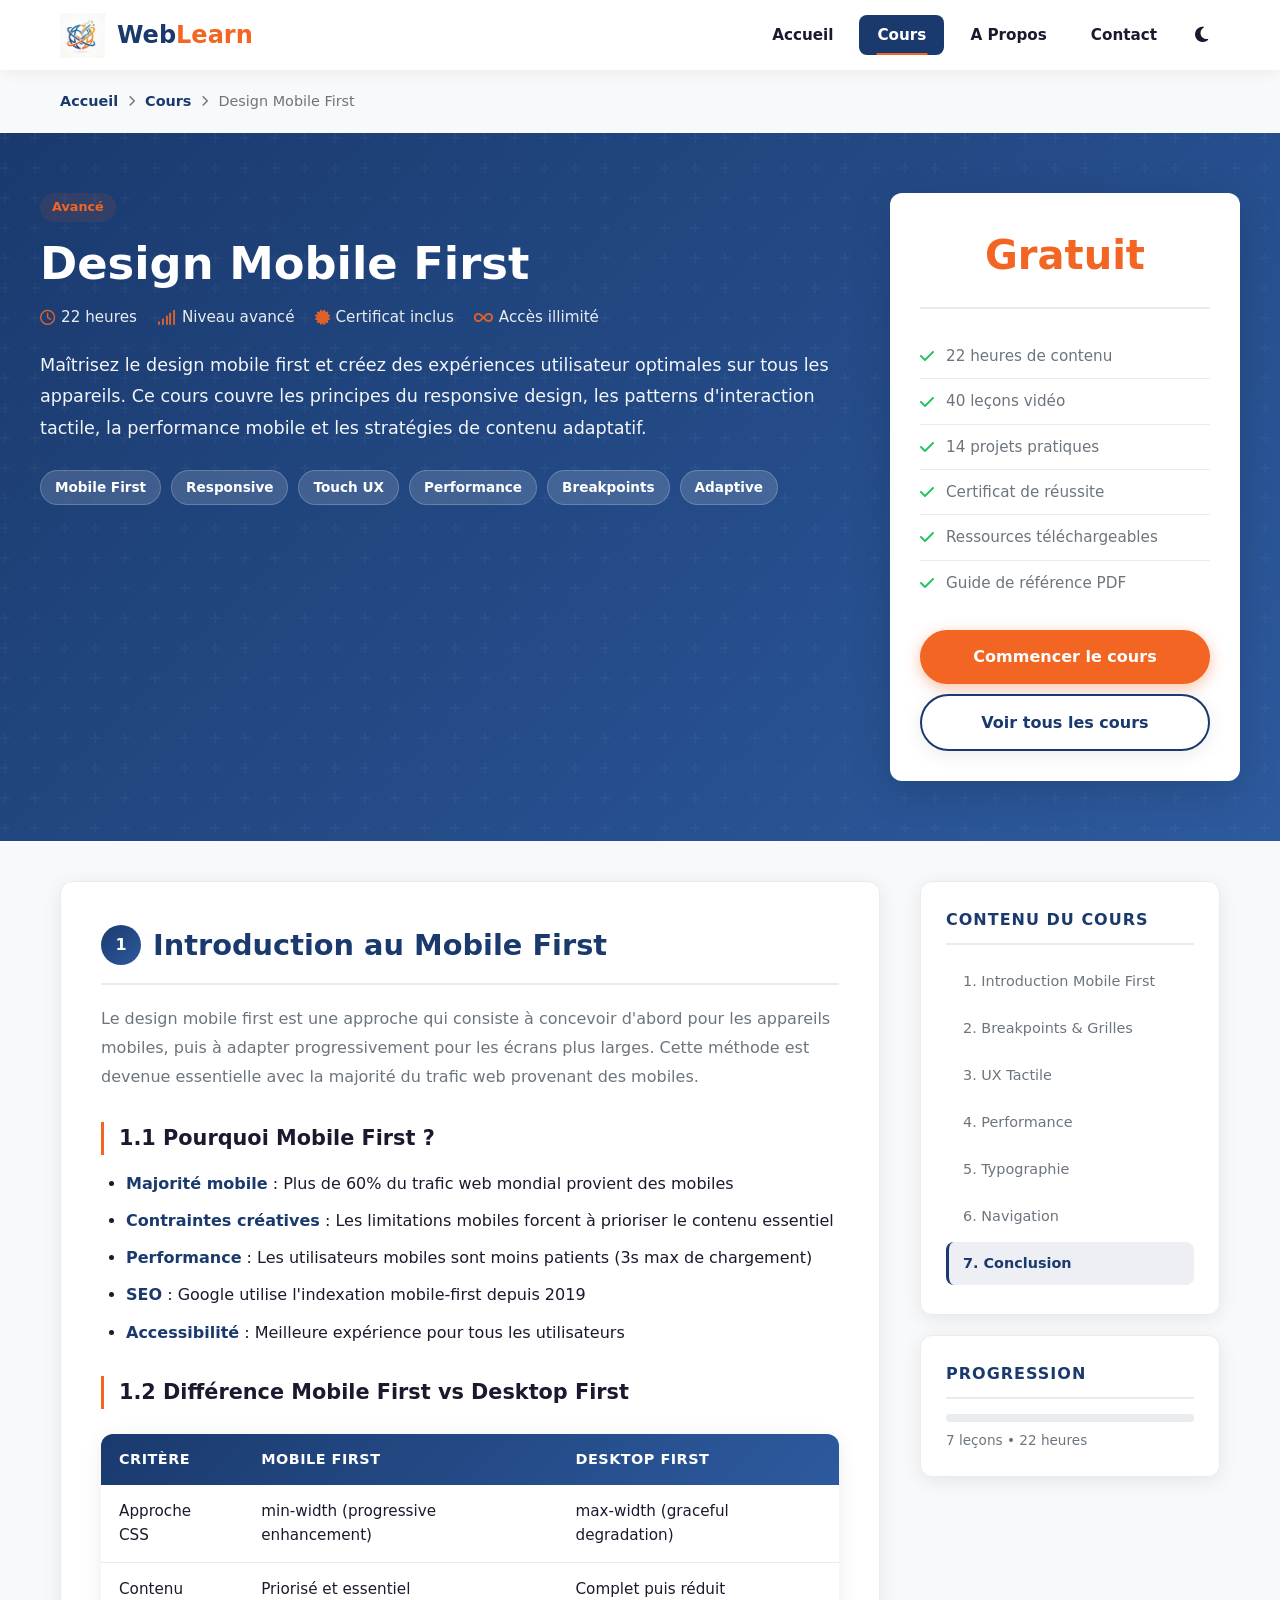
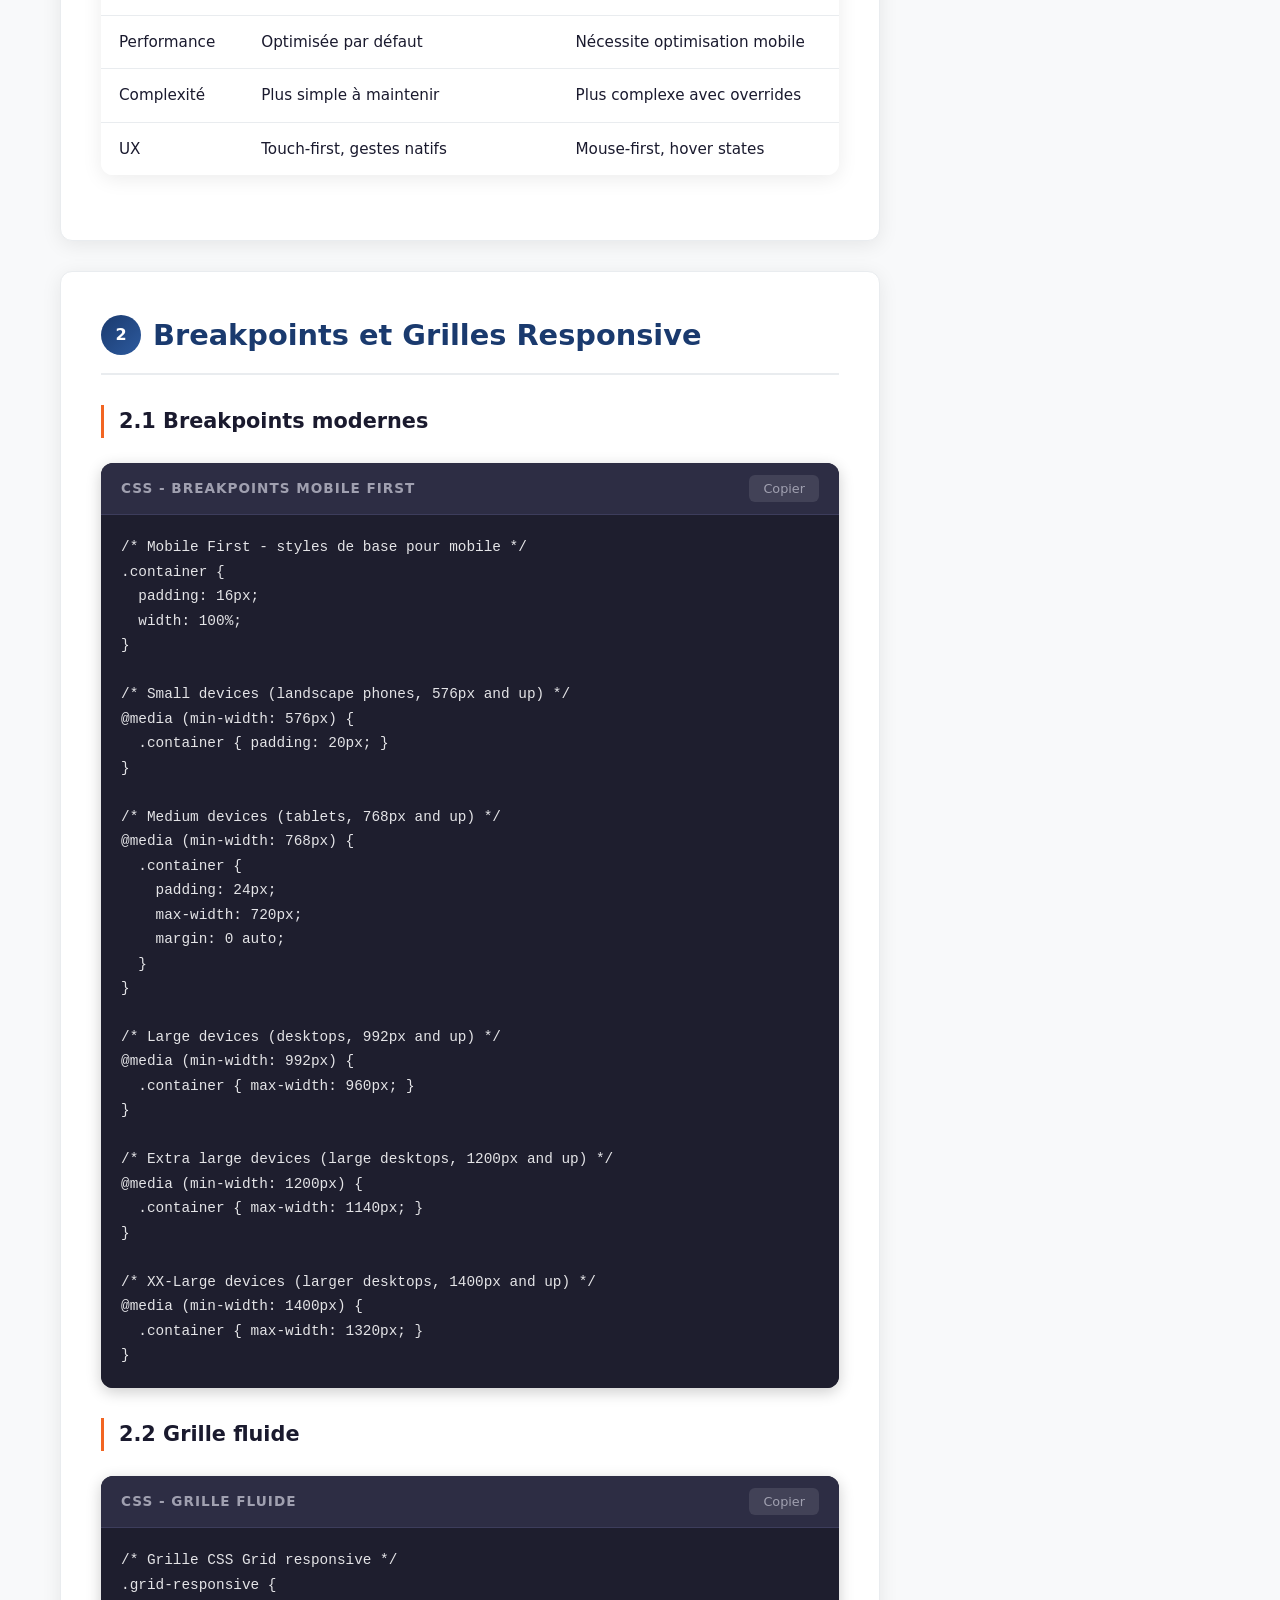
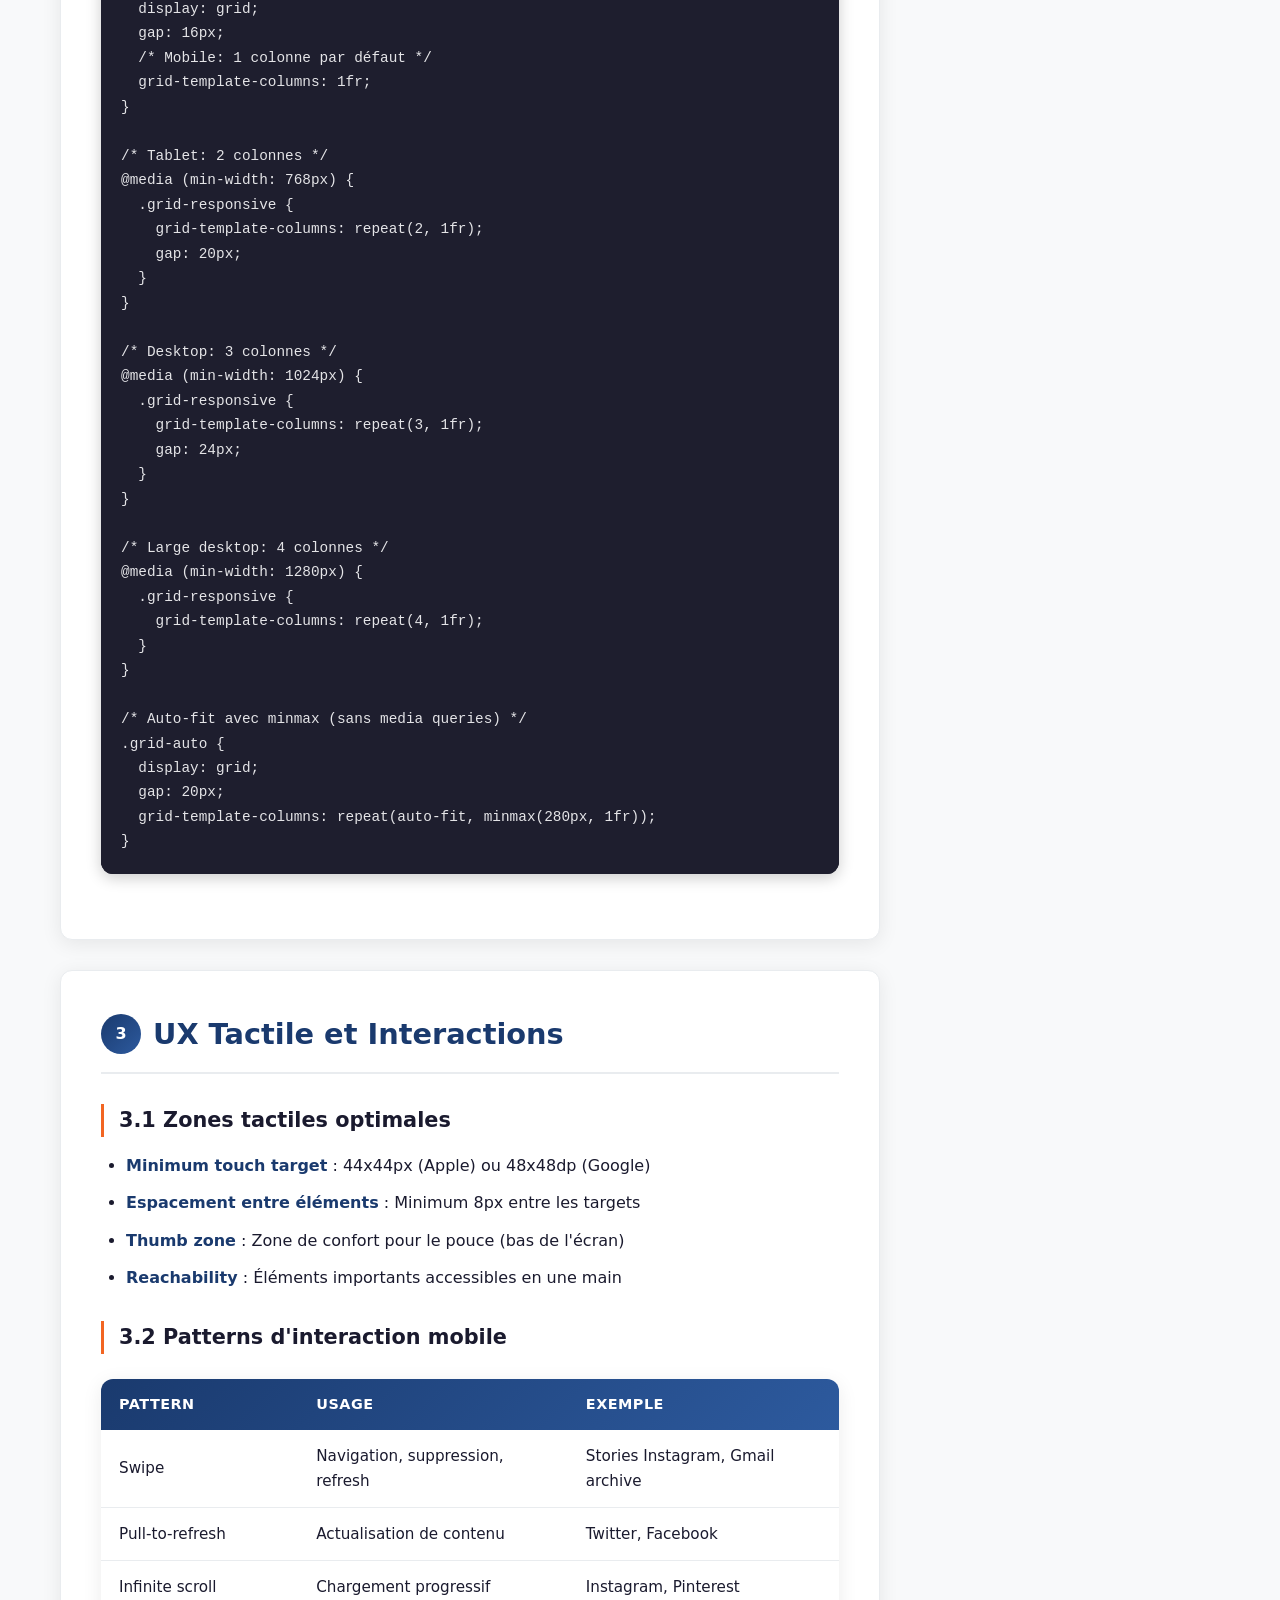
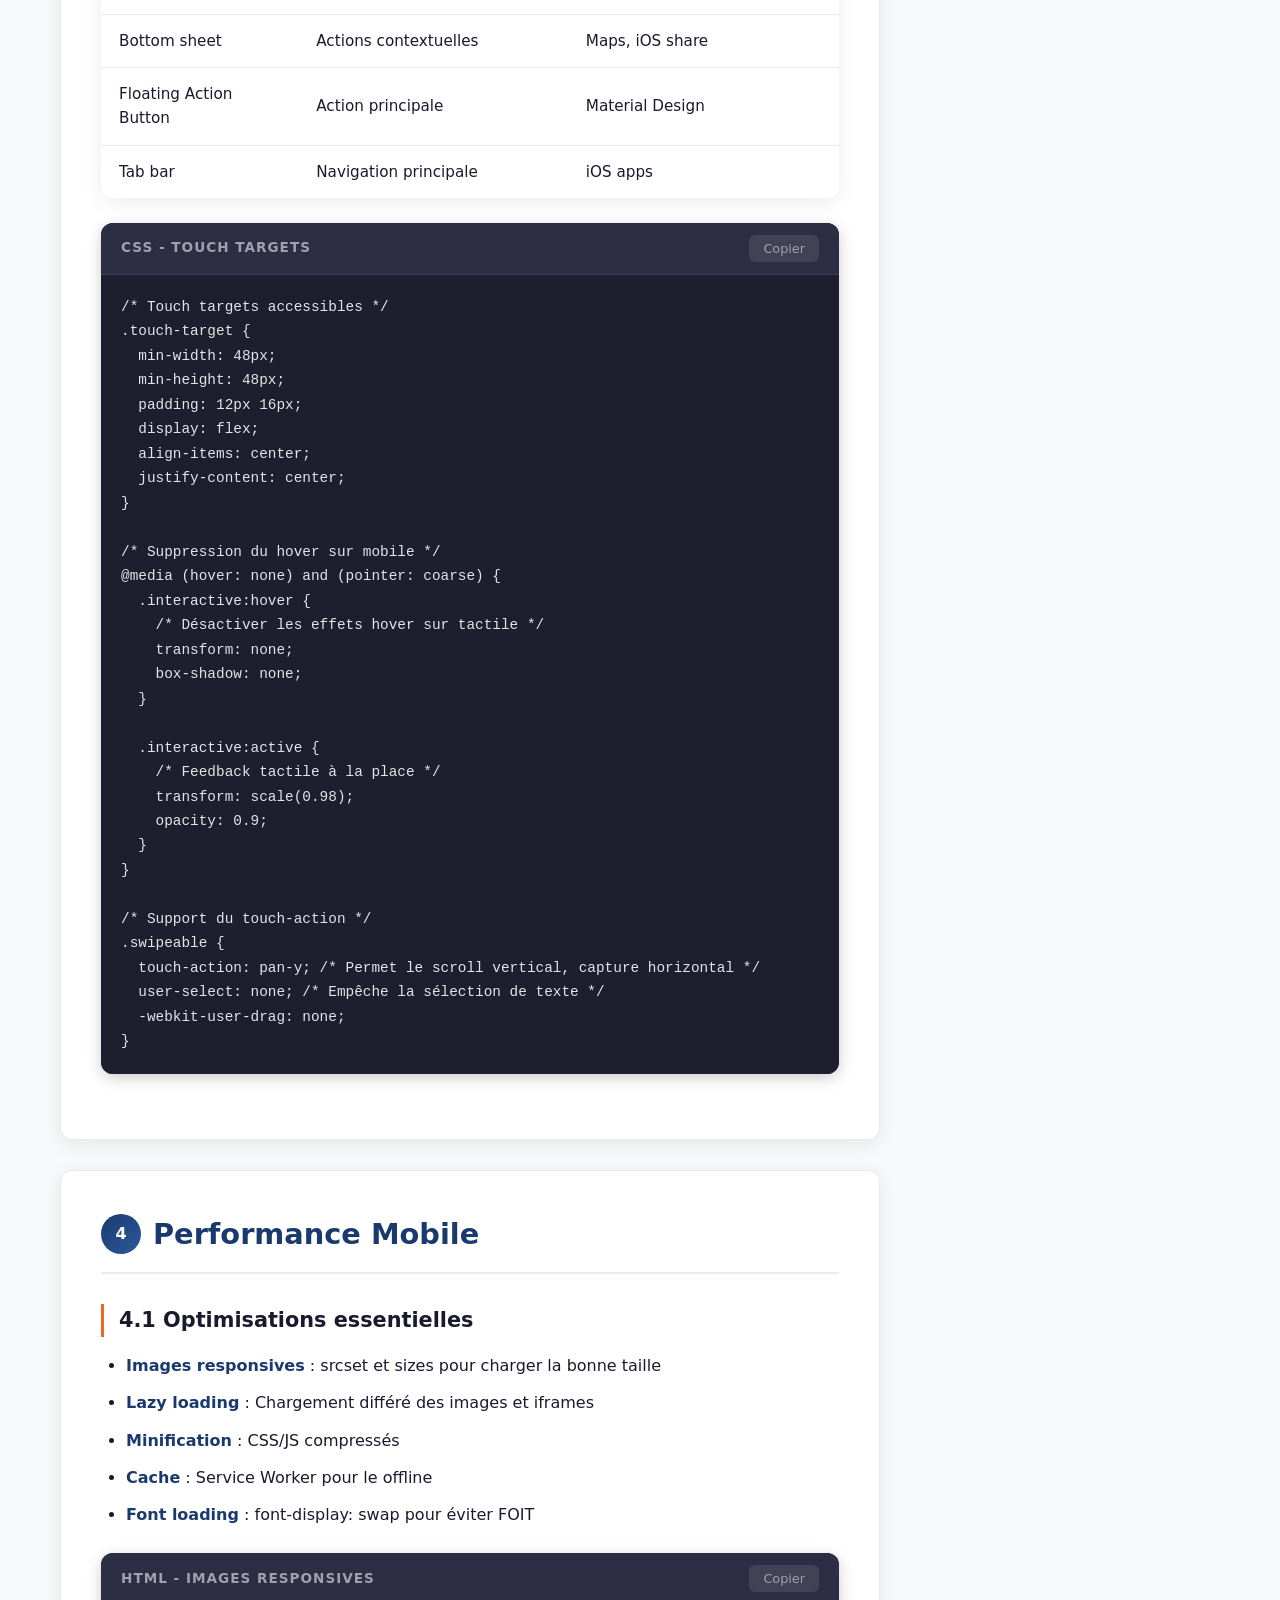
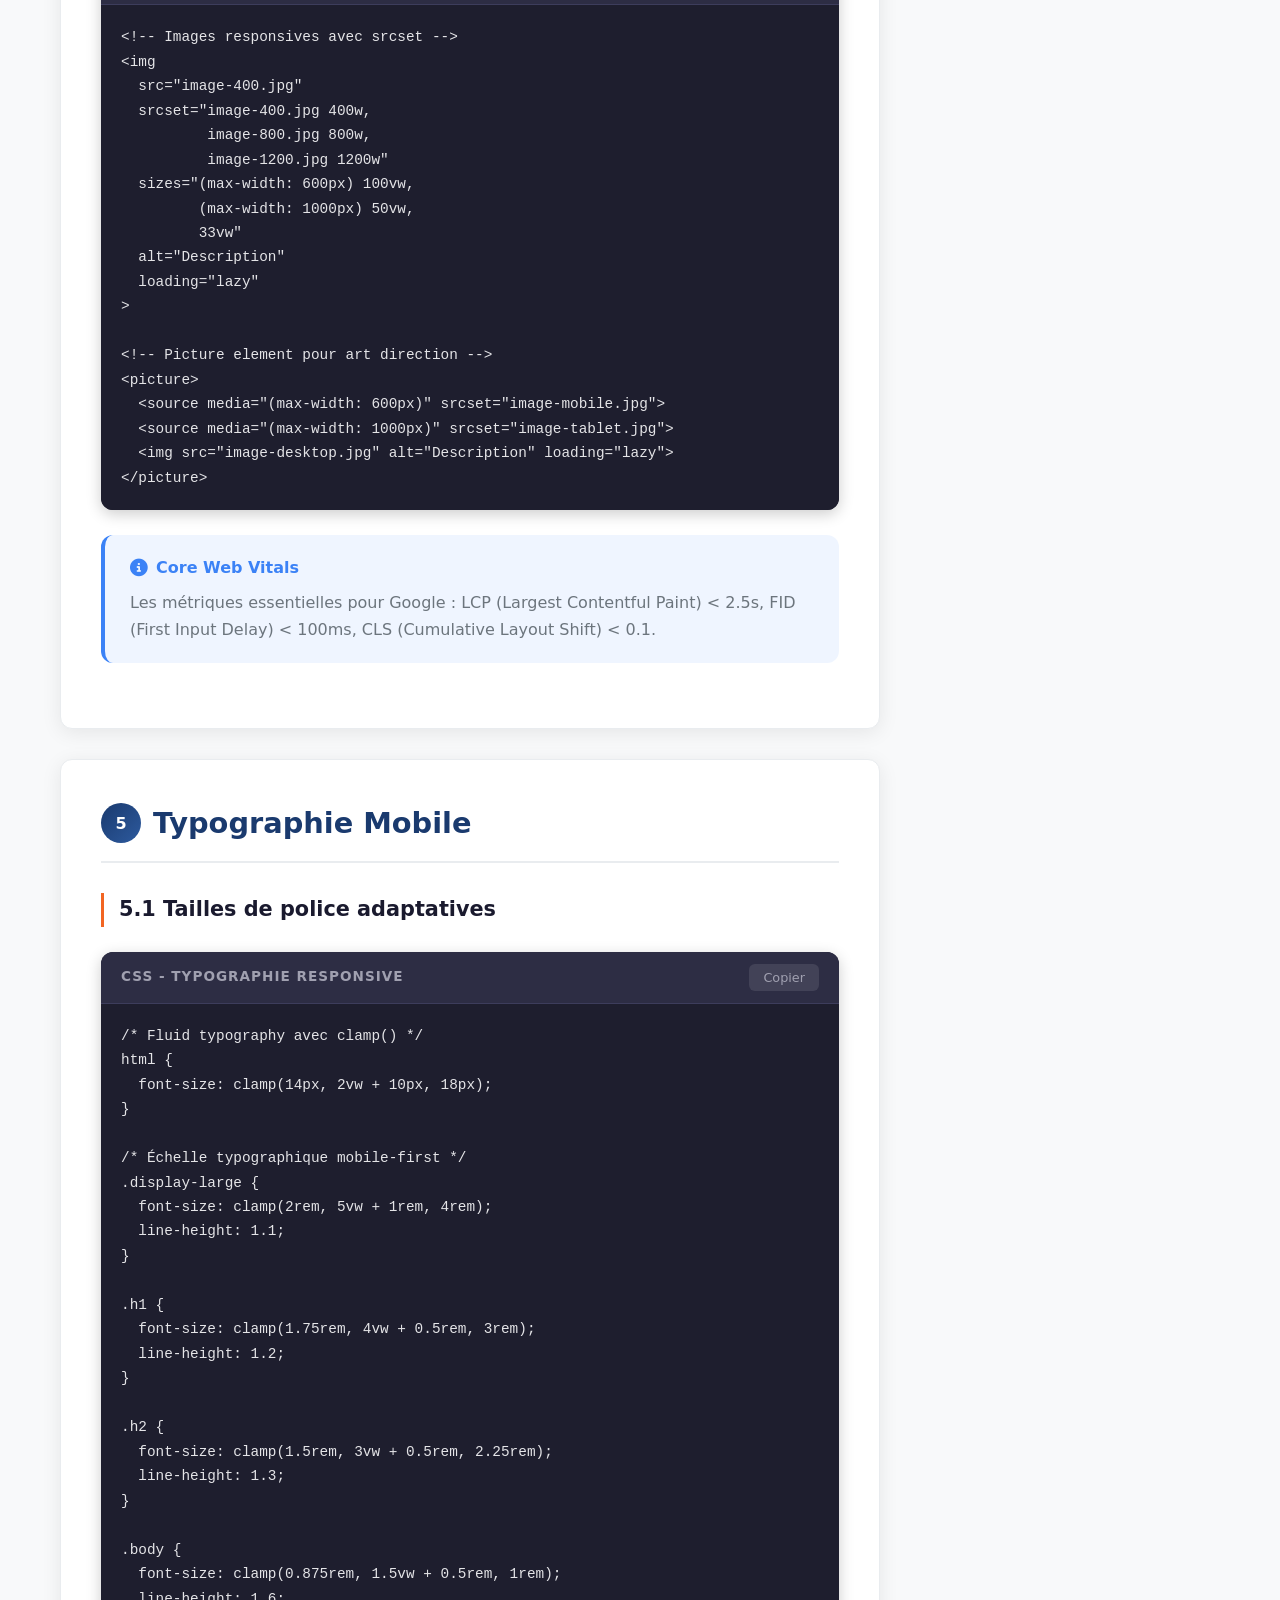
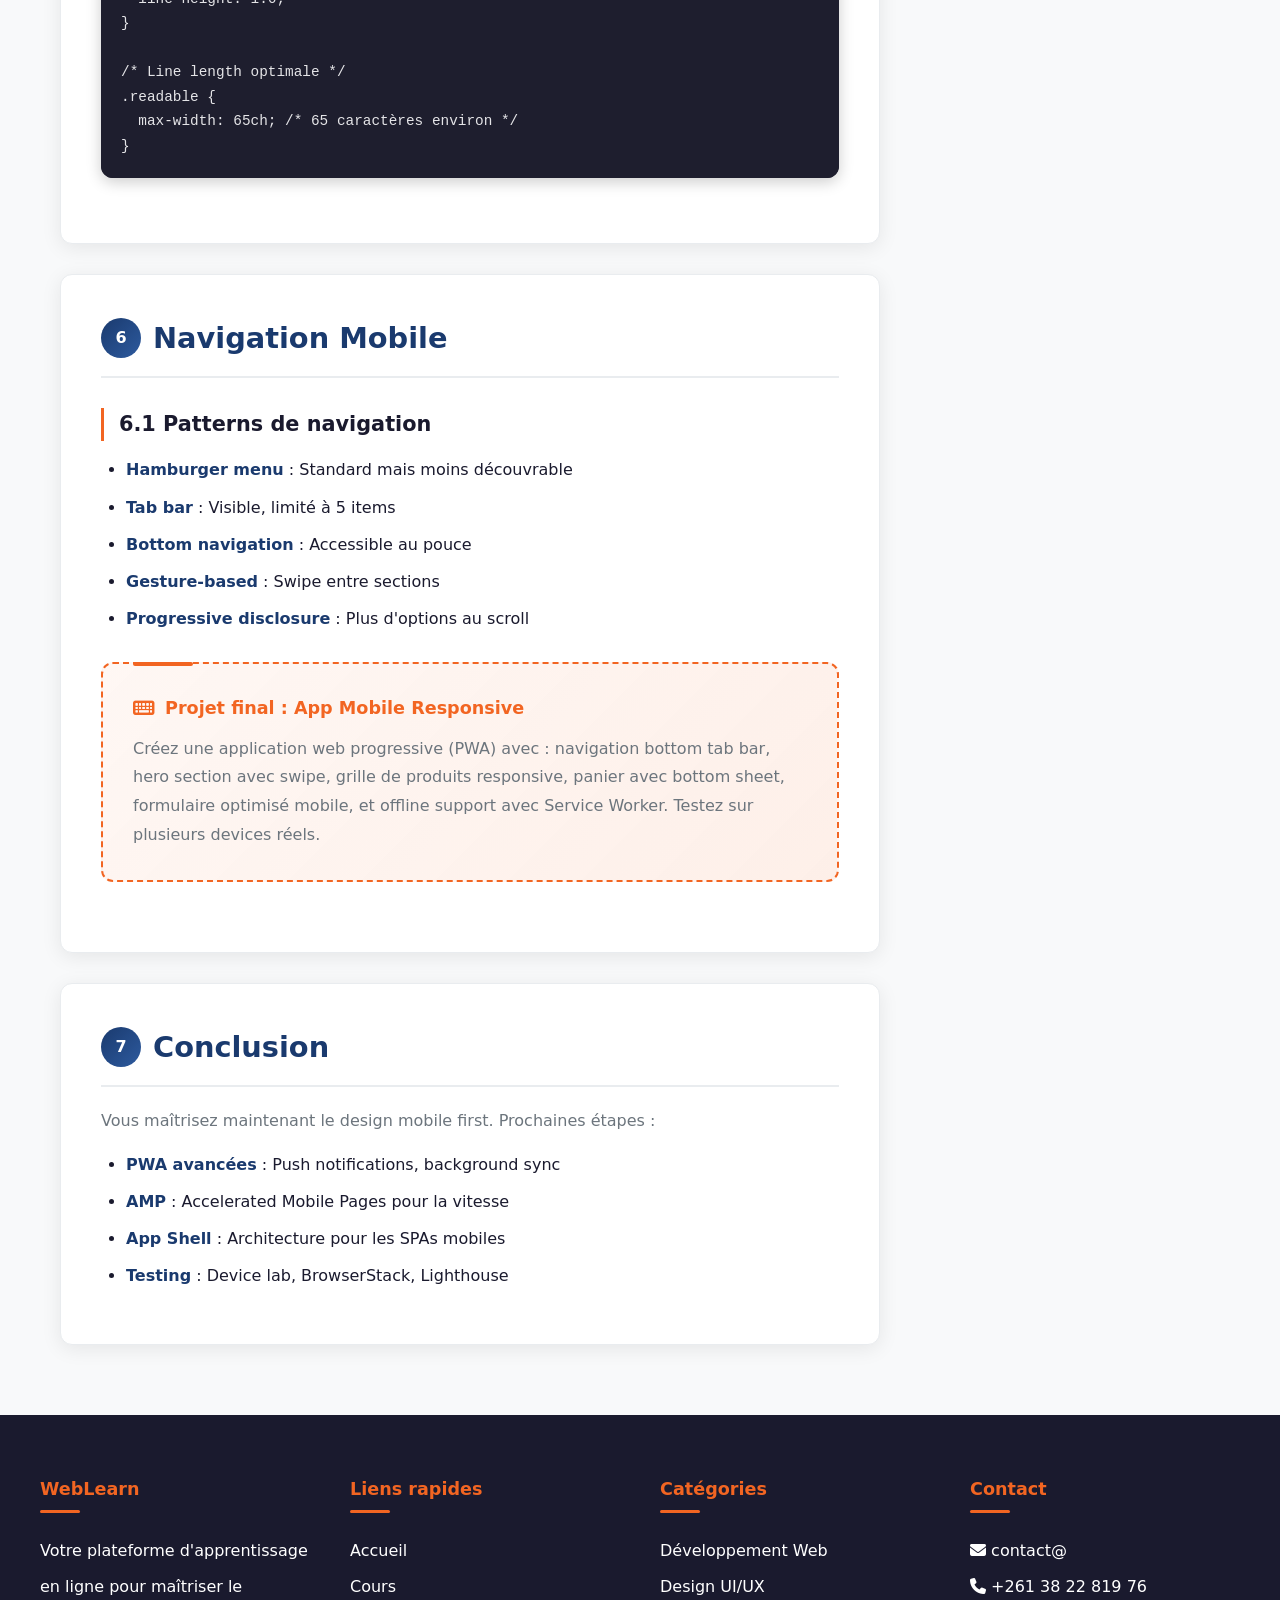
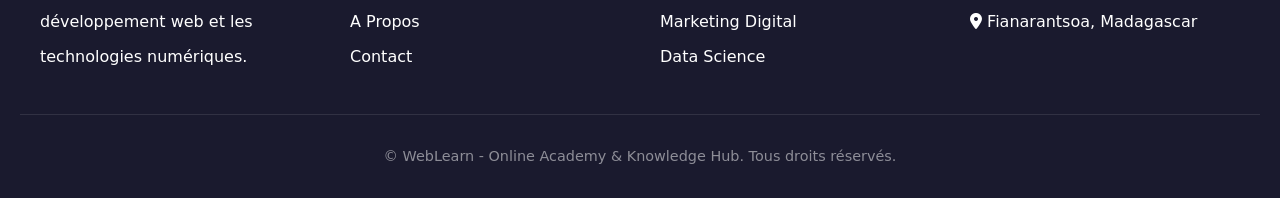
<file: cours-mobile-first.html>
<!DOCTYPE html>
<html lang="fr">
<head>
    <meta charset="UTF-8">
    <meta name="viewport" content="width=device-width, initial-scale=1.0">
    <title>Cours Design Mobile First - WebLearn | Formation Responsive Design</title>
    <meta name="description" content="Créez des expériences mobiles optimales et responsive design avancé. 22 heures de formation pratique en design mobile first.">
    <meta name="keywords" content="mobile first design, responsive design, mobile UX, design mobile, cours mobile first">
    <meta name="robots" content="index, follow">
    <link rel="canonical" href="cours-mobile-first.html">

    <meta property="og:type" content="article">
    <meta property="og:url" content="cours-mobile-first.html">
    <meta property="og:title" content="Design Mobile First - WebLearn">
    <meta property="og:description" content="Créez des expériences mobiles optimales et responsive design avancé.">
    <meta property="og:image" content="logoWebLearn.png">

    <script type="application/ld+json">
    {
        "@context": "https://schema.org",
        "@type": "Course",
        "name": "Design Mobile First",
        "description": "Créez des expériences mobiles optimales et responsive design avancé.",
        "provider": {"@type": "Organization", "name": "WebLearn", "sameAs": "https://"},
        "educationalLevel": "Avancé",
        "timeRequired": "PT22H",
        "isAccessibleForFree": false,
        "coursePrerequisites": "Connaissances HTML/CSS et bases de design",
        "teaches": ["Mobile First Design", "Responsive Design", "Mobile UX", "Touch Interfaces", "Performance Mobile"]
    }
    </script>

    <link rel="stylesheet" href="weblearn.css">
    <link rel="stylesheet" href="https://cdnjs.cloudflare.com/ajax/libs/font-awesome/6.5.0/css/all.min.css">
    <link rel="icon" type="image/png" href="logoWebLearn.png">
    
</head>
<body>
    <header class="header" role="banner">
        <div class="nav-container">
            <a href="index.html" class="logo" aria-label="WebLearn - Accueil">
                <img src="logoWebLearn.png" alt="WebLearn Logo">
                <div class="logo-text">Web<span>Learn</span></div>
            </a>
            <nav role="navigation" aria-label="Navigation principale">
                <ul class="nav-links" id="navLinks">
                    <li><a href="index.html">Accueil</a></li>
                    <li class="dropdown">
                        <a href="cours.html" class="dropdown-toggle active">Cours</a>
                        <div class="dropdown-menu">
                            <div class="dropdown-header">Développement Web</div>
                            <a href="cours-html-css.html"><i class="fab fa-html5"></i> HTML5 & CSS3</a>
                            <a href="cours-javascript.html"><i class="fab fa-js"></i> JavaScript Moderne</a>
                            <a href="cours-react.html"><i class="fab fa-react"></i> React.js Mastery</a>
                            <a href="cours-nodejs.html"><i class="fab fa-node-js"></i> Node.js & Express</a>
                            <a href="cours-tailwind.html"><i class="fab fa-css3-alt"></i> Tailwind CSS</a>
                            <a href="cours-angular.html"><i class="fab fa-angular"></i> Angular Complet</a>
                            <div class="dropdown-divider"></div>
                            <div class="dropdown-header">Design & Créativité</div>
                            <a href="cours-figma.html"><i class="fab fa-figma"></i> Figma pour UI/UX</a>
                            <a href="cours-design-graphique.html"><i class="fas fa-paint-brush"></i> Design Graphique</a>
                            <a href="cours-mobile-first.html" class="active"><i class="fas fa-mobile-alt"></i> Design Mobile First</a>
                        </div>
                    </li>
                    <li><a href="apropos.html">A Propos</a></li>
                    <li><a href="contact.html">Contact</a></li>
                    <li><button class="dark-mode-toggle" onclick="toggleDarkMode()" aria-label="Activer/Désactiver le mode nuit"><i class="fas fa-moon" id="darkModeIcon"></i></button></li>
                </ul>
            </nav>
            <button class="mobile-toggle" onclick="toggleMenu()" aria-label="Menu mobile"><i class="fas fa-bars"></i></button>
        </div>
    </header>

    <main>
        <nav class="breadcrumb" aria-label="Fil d'Ariane">
            <a href="index.html">Accueil</a>
            <i class="fas fa-chevron-right" aria-hidden="true"></i>
            <a href="cours.html">Cours</a>
            <i class="fas fa-chevron-right" aria-hidden="true"></i>
            <span>Design Mobile First</span>
        </nav>

        <div class="course-detail-header">
            <div class="container">
                <div>
                    <span class="course-tag" style="margin-bottom: 15px; display: inline-block;">Avancé</span>
                    <h1>Design Mobile First</h1>
                    <div class="course-meta-header">
                        <span><i class="far fa-clock" aria-hidden="true"></i> 22 heures</span>
                        <span><i class="fas fa-signal" aria-hidden="true"></i> Niveau avancé</span>
                        <span><i class="fas fa-certificate" aria-hidden="true"></i> Certificat inclus</span>
                        <span><i class="fas fa-infinity" aria-hidden="true"></i> Accès illimité</span>
                    </div>
                    <p class="course-description">
                        Maîtrisez le design mobile first et créez des expériences utilisateur optimales sur tous les appareils. Ce cours couvre les principes du responsive design, les patterns d'interaction tactile, la performance mobile et les stratégies de contenu adaptatif.
                    </p>
                    <div class="course-tags">
                        <span>Mobile First</span>
                        <span>Responsive</span>
                        <span>Touch UX</span>
                        <span>Performance</span>
                        <span>Breakpoints</span>
                        <span>Adaptive</span>
                    </div>
                </div>
                <div class="course-card-sidebar">
                    <div class="price">Gratuit</div>
                    <ul class="features">
                        <li><i class="fas fa-check" aria-hidden="true"></i> 22 heures de contenu</li>
                        <li><i class="fas fa-check" aria-hidden="true"></i> 40 leçons vidéo</li>
                        <li><i class="fas fa-check" aria-hidden="true"></i> 14 projets pratiques</li>
                        <li><i class="fas fa-check" aria-hidden="true"></i> Certificat de réussite</li>
                        <li><i class="fas fa-check" aria-hidden="true"></i> Ressources téléchargeables</li>
                        <li><i class="fas fa-check" aria-hidden="true"></i> Guide de référence PDF</li>
                    </ul>
                    <a href="#contenu" class="btn btn-primary" style="width: 100%; text-align: center; margin-bottom: 10px;">Commencer le cours</a>
                    <a href="cours.html" class="btn btn-secondary" style="width: 100%; text-align: center;">Voir tous les cours</a>
                </div>
            </div>
        </div>

        <div class="course-content" id="contenu">
            <div class="course-main">
                <section class="lesson-section" id="intro-mobile" aria-labelledby="intro-mobile-title">
                    <h2 id="intro-mobile-title"><span class="lesson-number">1</span> Introduction au Mobile First</h2>
                    <p>Le design mobile first est une approche qui consiste à concevoir d'abord pour les appareils mobiles, puis à adapter progressivement pour les écrans plus larges. Cette méthode est devenue essentielle avec la majorité du trafic web provenant des mobiles.</p>

                    <h3>1.1 Pourquoi Mobile First ?</h3>
                    <ul>
                        <li><strong>Majorité mobile</strong> : Plus de 60% du trafic web mondial provient des mobiles</li>
                        <li><strong>Contraintes créatives</strong> : Les limitations mobiles forcent à prioriser le contenu essentiel</li>
                        <li><strong>Performance</strong> : Les utilisateurs mobiles sont moins patients (3s max de chargement)</li>
                        <li><strong>SEO</strong> : Google utilise l'indexation mobile-first depuis 2019</li>
                        <li><strong>Accessibilité</strong> : Meilleure expérience pour tous les utilisateurs</li>
                    </ul>

                    <h3>1.2 Différence Mobile First vs Desktop First</h3>
                    <div class="table-responsive">
                        <table>
                            <thead>
                                <tr><th>Critère</th><th>Mobile First</th><th>Desktop First</th></tr>
                            </thead>
                            <tbody>
                                <tr><td>Approche CSS</td><td>min-width (progressive enhancement)</td><td>max-width (graceful degradation)</td></tr>
                                <tr><td>Contenu</td><td>Priorisé et essentiel</td><td>Complet puis réduit</td></tr>
                                <tr><td>Performance</td><td>Optimisée par défaut</td><td>Nécessite optimisation mobile</td></tr>
                                <tr><td>Complexité</td><td>Plus simple à maintenir</td><td>Plus complexe avec overrides</td></tr>
                                <tr><td>UX</td><td>Touch-first, gestes natifs</td><td>Mouse-first, hover states</td></tr>
                            </tbody>
                        </table>
                    </div>
                </section>

                <section class="lesson-section" id="breakpoints" aria-labelledby="breakpoints-title">
                    <h2 id="breakpoints-title"><span class="lesson-number">2</span> Breakpoints et Grilles Responsive</h2>

                    <h3>2.1 Breakpoints modernes</h3>
                    <div class="code-block">
                        <div class="code-header">
                            <span>CSS - Breakpoints Mobile First</span>
                            <button class="copy-btn" onclick="copyCode(this)">Copier</button>
                        </div>
                        <pre>/* Mobile First - styles de base pour mobile */
.container {
  padding: 16px;
  width: 100%;
}

/* Small devices (landscape phones, 576px and up) */
@media (min-width: 576px) {
  .container { padding: 20px; }
}

/* Medium devices (tablets, 768px and up) */
@media (min-width: 768px) {
  .container { 
    padding: 24px;
    max-width: 720px;
    margin: 0 auto;
  }
}

/* Large devices (desktops, 992px and up) */
@media (min-width: 992px) {
  .container { max-width: 960px; }
}

/* Extra large devices (large desktops, 1200px and up) */
@media (min-width: 1200px) {
  .container { max-width: 1140px; }
}

/* XX-Large devices (larger desktops, 1400px and up) */
@media (min-width: 1400px) {
  .container { max-width: 1320px; }
}</pre>
                    </div>

                    <h3>2.2 Grille fluide</h3>
                    <div class="code-block">
                        <div class="code-header">
                            <span>CSS - Grille Fluide</span>
                            <button class="copy-btn" onclick="copyCode(this)">Copier</button>
                        </div>
                        <pre>/* Grille CSS Grid responsive */
.grid-responsive {
  display: grid;
  gap: 16px;
  /* Mobile: 1 colonne par défaut */
  grid-template-columns: 1fr;
}

/* Tablet: 2 colonnes */
@media (min-width: 768px) {
  .grid-responsive {
    grid-template-columns: repeat(2, 1fr);
    gap: 20px;
  }
}

/* Desktop: 3 colonnes */
@media (min-width: 1024px) {
  .grid-responsive {
    grid-template-columns: repeat(3, 1fr);
    gap: 24px;
  }
}

/* Large desktop: 4 colonnes */
@media (min-width: 1280px) {
  .grid-responsive {
    grid-template-columns: repeat(4, 1fr);
  }
}

/* Auto-fit avec minmax (sans media queries) */
.grid-auto {
  display: grid;
  gap: 20px;
  grid-template-columns: repeat(auto-fit, minmax(280px, 1fr));
}</pre>
                    </div>
                </section>

                <section class="lesson-section" id="touch-ux" aria-labelledby="touch-ux-title">
                    <h2 id="touch-ux-title"><span class="lesson-number">3</span> UX Tactile et Interactions</h2>

                    <h3>3.1 Zones tactiles optimales</h3>
                    <ul>
                        <li><strong>Minimum touch target</strong> : 44x44px (Apple) ou 48x48dp (Google)</li>
                        <li><strong>Espacement entre éléments</strong> : Minimum 8px entre les targets</li>
                        <li><strong>Thumb zone</strong> : Zone de confort pour le pouce (bas de l'écran)</li>
                        <li><strong>Reachability</strong> : Éléments importants accessibles en une main</li>
                    </ul>

                    <h3>3.2 Patterns d'interaction mobile</h3>
                    <div class="table-responsive">
                        <table>
                            <thead>
                                <tr><th>Pattern</th><th>Usage</th><th>Exemple</th></tr>
                            </thead>
                            <tbody>
                                <tr><td>Swipe</td><td>Navigation, suppression, refresh</td><td>Stories Instagram, Gmail archive</td></tr>
                                <tr><td>Pull-to-refresh</td><td>Actualisation de contenu</td><td>Twitter, Facebook</td></tr>
                                <tr><td>Infinite scroll</td><td>Chargement progressif</td><td>Instagram, Pinterest</td></tr>
                                <tr><td>Bottom sheet</td><td>Actions contextuelles</td><td>Maps, iOS share</td></tr>
                                <tr><td>Floating Action Button</td><td>Action principale</td><td>Material Design</td></tr>
                                <tr><td>Tab bar</td><td>Navigation principale</td><td>iOS apps</td></tr>
                            </tbody>
                        </table>
                    </div>

                    <div class="code-block">
                        <div class="code-header">
                            <span>CSS - Touch Targets</span>
                            <button class="copy-btn" onclick="copyCode(this)">Copier</button>
                        </div>
                        <pre>/* Touch targets accessibles */
.touch-target {
  min-width: 48px;
  min-height: 48px;
  padding: 12px 16px;
  display: flex;
  align-items: center;
  justify-content: center;
}

/* Suppression du hover sur mobile */
@media (hover: none) and (pointer: coarse) {
  .interactive:hover {
    /* Désactiver les effets hover sur tactile */
    transform: none;
    box-shadow: none;
  }

  .interactive:active {
    /* Feedback tactile à la place */
    transform: scale(0.98);
    opacity: 0.9;
  }
}

/* Support du touch-action */
.swipeable {
  touch-action: pan-y; /* Permet le scroll vertical, capture horizontal */
  user-select: none; /* Empêche la sélection de texte */
  -webkit-user-drag: none;
}</pre>
                    </div>
                </section>

                <section class="lesson-section" id="performance" aria-labelledby="performance-title">
                    <h2 id="performance-title"><span class="lesson-number">4</span> Performance Mobile</h2>

                    <h3>4.1 Optimisations essentielles</h3>
                    <ul>
                        <li><strong>Images responsives</strong> : srcset et sizes pour charger la bonne taille</li>
                        <li><strong>Lazy loading</strong> : Chargement différé des images et iframes</li>
                        <li><strong>Minification</strong> : CSS/JS compressés</li>
                        <li><strong>Cache</strong> : Service Worker pour le offline</li>
                        <li><strong>Font loading</strong> : font-display: swap pour éviter FOIT</li>
                    </ul>

                    <div class="code-block">
                        <div class="code-header">
                            <span>HTML - Images Responsives</span>
                            <button class="copy-btn" onclick="copyCode(this)">Copier</button>
                        </div>
                        <pre>&lt;!-- Images responsives avec srcset --&gt;
&lt;img 
  src="image-400.jpg"
  srcset="image-400.jpg 400w,
          image-800.jpg 800w,
          image-1200.jpg 1200w"
  sizes="(max-width: 600px) 100vw,
         (max-width: 1000px) 50vw,
         33vw"
  alt="Description"
  loading="lazy"
&gt;

&lt;!-- Picture element pour art direction --&gt;
&lt;picture&gt;
  &lt;source media="(max-width: 600px)" srcset="image-mobile.jpg"&gt;
  &lt;source media="(max-width: 1000px)" srcset="image-tablet.jpg"&gt;
  &lt;img src="image-desktop.jpg" alt="Description" loading="lazy"&gt;
&lt;/picture&gt;</pre>
                    </div>

                    <div class="info-box info">
                        <strong><i class="fas fa-info-circle" aria-hidden="true"></i> Core Web Vitals</strong>
                        <p>Les métriques essentielles pour Google : LCP (Largest Contentful Paint) &lt; 2.5s, FID (First Input Delay) &lt; 100ms, CLS (Cumulative Layout Shift) &lt; 0.1.</p>
                    </div>
                </section>

                <section class="lesson-section" id="typographie-mobile" aria-labelledby="typographie-mobile-title">
                    <h2 id="typographie-mobile-title"><span class="lesson-number">5</span> Typographie Mobile</h2>

                    <h3>5.1 Tailles de police adaptatives</h3>
                    <div class="code-block">
                        <div class="code-header">
                            <span>CSS - Typographie Responsive</span>
                            <button class="copy-btn" onclick="copyCode(this)">Copier</button>
                        </div>
                        <pre>/* Fluid typography avec clamp() */
html {
  font-size: clamp(14px, 2vw + 10px, 18px);
}

/* Échelle typographique mobile-first */
.display-large {
  font-size: clamp(2rem, 5vw + 1rem, 4rem);
  line-height: 1.1;
}

.h1 {
  font-size: clamp(1.75rem, 4vw + 0.5rem, 3rem);
  line-height: 1.2;
}

.h2 {
  font-size: clamp(1.5rem, 3vw + 0.5rem, 2.25rem);
  line-height: 1.3;
}

.body {
  font-size: clamp(0.875rem, 1.5vw + 0.5rem, 1rem);
  line-height: 1.6;
}

/* Line length optimale */
.readable {
  max-width: 65ch; /* 65 caractères environ */
}</pre>
                    </div>
                </section>

                <section class="lesson-section" id="navigation-mobile" aria-labelledby="navigation-mobile-title">
                    <h2 id="navigation-mobile-title"><span class="lesson-number">6</span> Navigation Mobile</h2>

                    <h3>6.1 Patterns de navigation</h3>
                    <ul>
                        <li><strong>Hamburger menu</strong> : Standard mais moins découvrable</li>
                        <li><strong>Tab bar</strong> : Visible, limité à 5 items</li>
                        <li><strong>Bottom navigation</strong> : Accessible au pouce</li>
                        <li><strong>Gesture-based</strong> : Swipe entre sections</li>
                        <li><strong>Progressive disclosure</strong> : Plus d'options au scroll</li>
                    </ul>

                    <div class="exercise-box">
                        <h4><i class="fas fa-keyboard" aria-hidden="true"></i> Projet final : App Mobile Responsive</h4>
                        <p>Créez une application web progressive (PWA) avec : navigation bottom tab bar, hero section avec swipe, grille de produits responsive, panier avec bottom sheet, formulaire optimisé mobile, et offline support avec Service Worker. Testez sur plusieurs devices réels.</p>
                    </div>
                </section>

                <section class="lesson-section" id="conclusion-mobile" aria-labelledby="conclusion-mobile-title">
                    <h2 id="conclusion-mobile-title"><span class="lesson-number">7</span> Conclusion</h2>
                    <p>Vous maîtrisez maintenant le design mobile first. Prochaines étapes :</p>
                    <ul>
                        <li><strong>PWA avancées</strong> : Push notifications, background sync</li>
                        <li><strong>AMP</strong> : Accelerated Mobile Pages pour la vitesse</li>
                        <li><strong>App Shell</strong> : Architecture pour les SPAs mobiles</li>
                        <li><strong>Testing</strong> : Device lab, BrowserStack, Lighthouse</li>
                    </ul>
                </section>
            </div>

            <aside class="course-sidebar-sticky" aria-label="Navigation du cours">
                <div class="course-nav">
                    <h4>Contenu du cours</h4>
                    <ul>
                        <li><a href="#intro-mobile" class="active">1. Introduction Mobile First</a></li>
                        <li><a href="#breakpoints">2. Breakpoints & Grilles</a></li>
                        <li><a href="#touch-ux">3. UX Tactile</a></li>
                        <li><a href="#performance">4. Performance</a></li>
                        <li><a href="#typographie-mobile">5. Typographie</a></li>
                        <li><a href="#navigation-mobile">6. Navigation</a></li>
                        <li><a href="#conclusion-mobile">7. Conclusion</a></li>
                    </ul>
                </div>
                <div class="course-nav">
                    <h4>Progression</h4>
                    <div class="progress-container">
                        <div class="progress-bar" style="width: 0%;"></div>
                    </div>
                    <p style="font-size: 0.85rem; color: var(--text-muted); margin-top: 8px;">7 leçons • 22 heures</p>
                </div>
            </aside>
        </div>
    </main>

    <footer class="footer" role="contentinfo">
        <div class="footer-grid">
            <div class="footer-col">
                <h4>WebLearn</h4>
                <p>Votre plateforme d'apprentissage en ligne pour maîtriser le développement web et les technologies numériques.</p>
            </div>
            <div class="footer-col">
                <h4>Liens rapides</h4>
                <a href="index.html">Accueil</a>
                <a href="cours.html">Cours</a>
                <a href="apropos.html">A Propos</a>
                <a href="contact.html">Contact</a>
            </div>
            <div class="footer-col">
                <h4>Catégories</h4>
                <a href="cours.html">Développement Web</a>
                <a href="cours.html">Design UI/UX</a>
                <a href="cours.html">Marketing Digital</a>
                <a href="cours.html">Data Science</a>
            </div>
            <div class="footer-col">
                <h4>Contact</h4>
                <p><i class="fas fa-envelope" aria-hidden="true"></i> contact@</p>
                <p><i class="fas fa-phone" aria-hidden="true"></i> +261 38 22 819 76</p>
                <p><i class="fas fa-map-marker-alt" aria-hidden="true"></i> Fianarantsoa, Madagascar</p>
            </div>
        </div>
        <div class="footer-bottom">
            <p>© WebLearn - Online Academy & Knowledge Hub. Tous droits réservés.</p>
        </div>
    </footer>

    <script src="weblearn.js"></script>
</body>
</html>
</file>
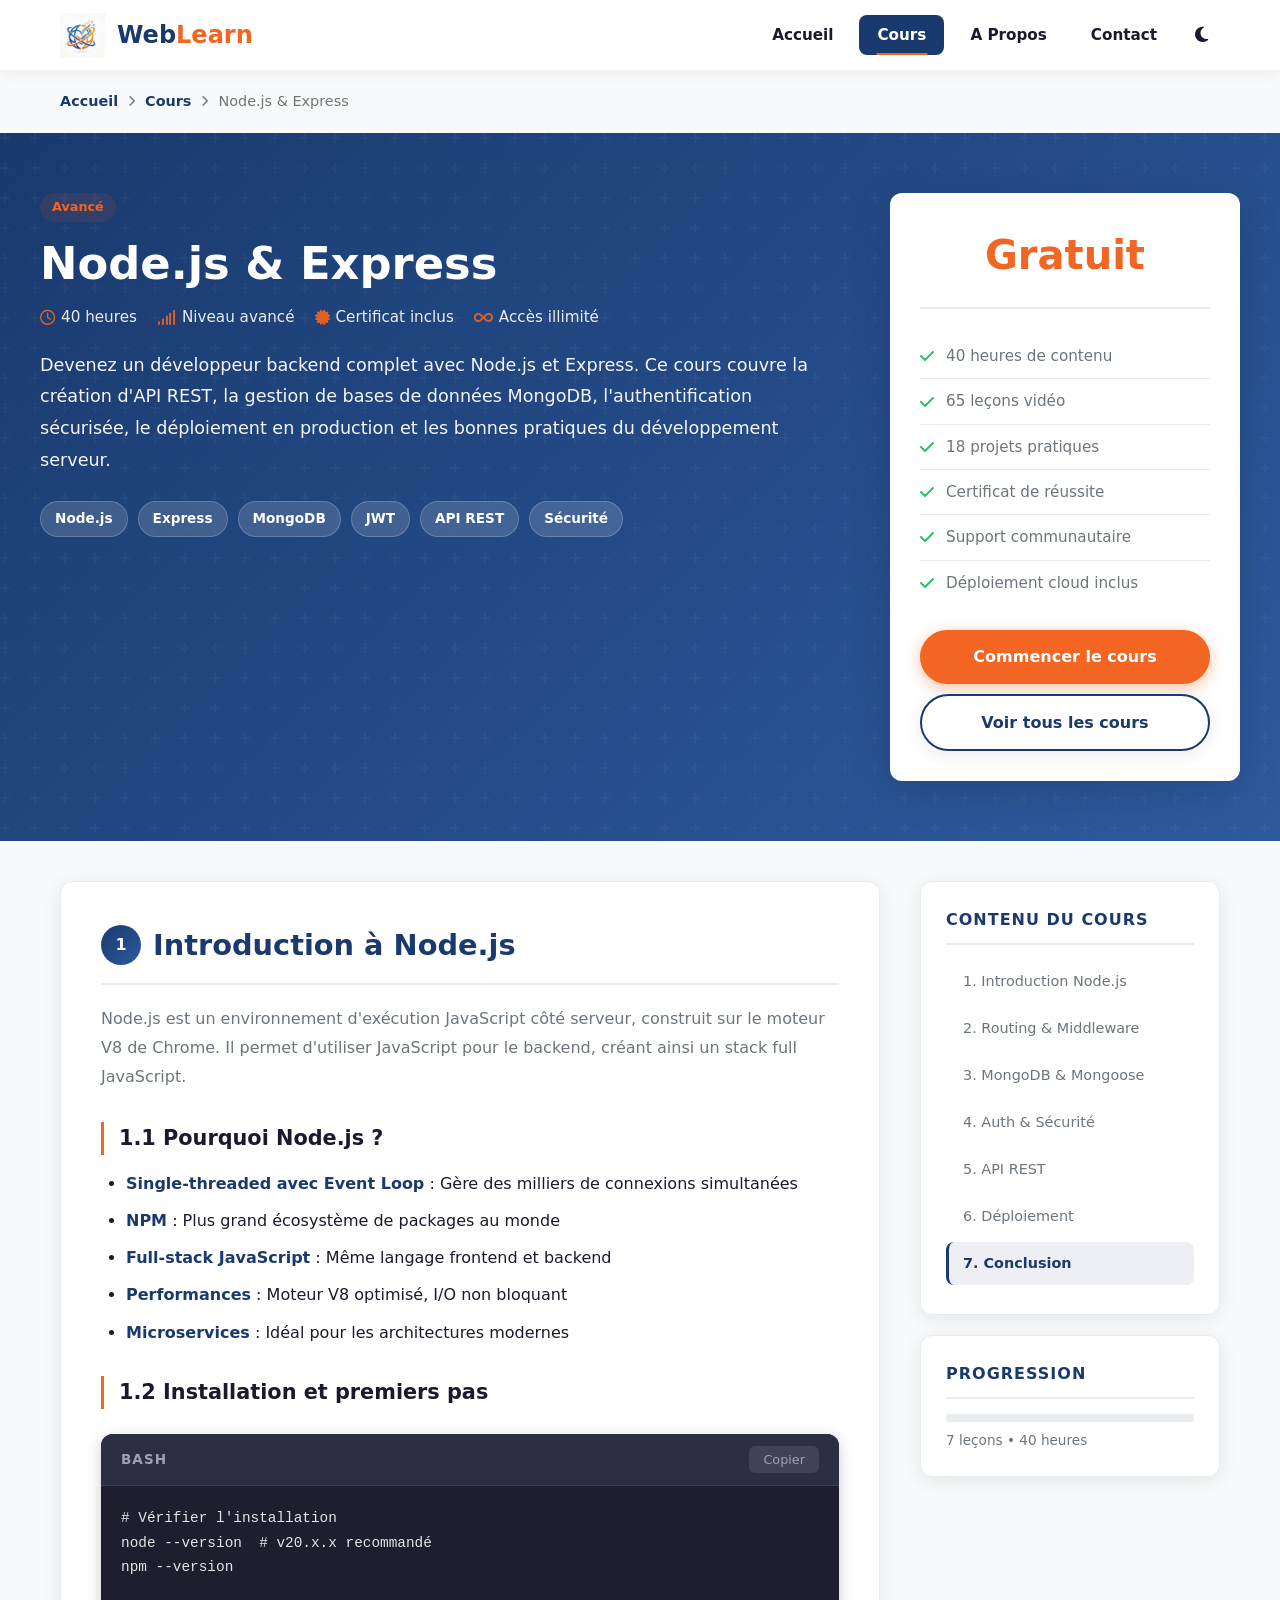
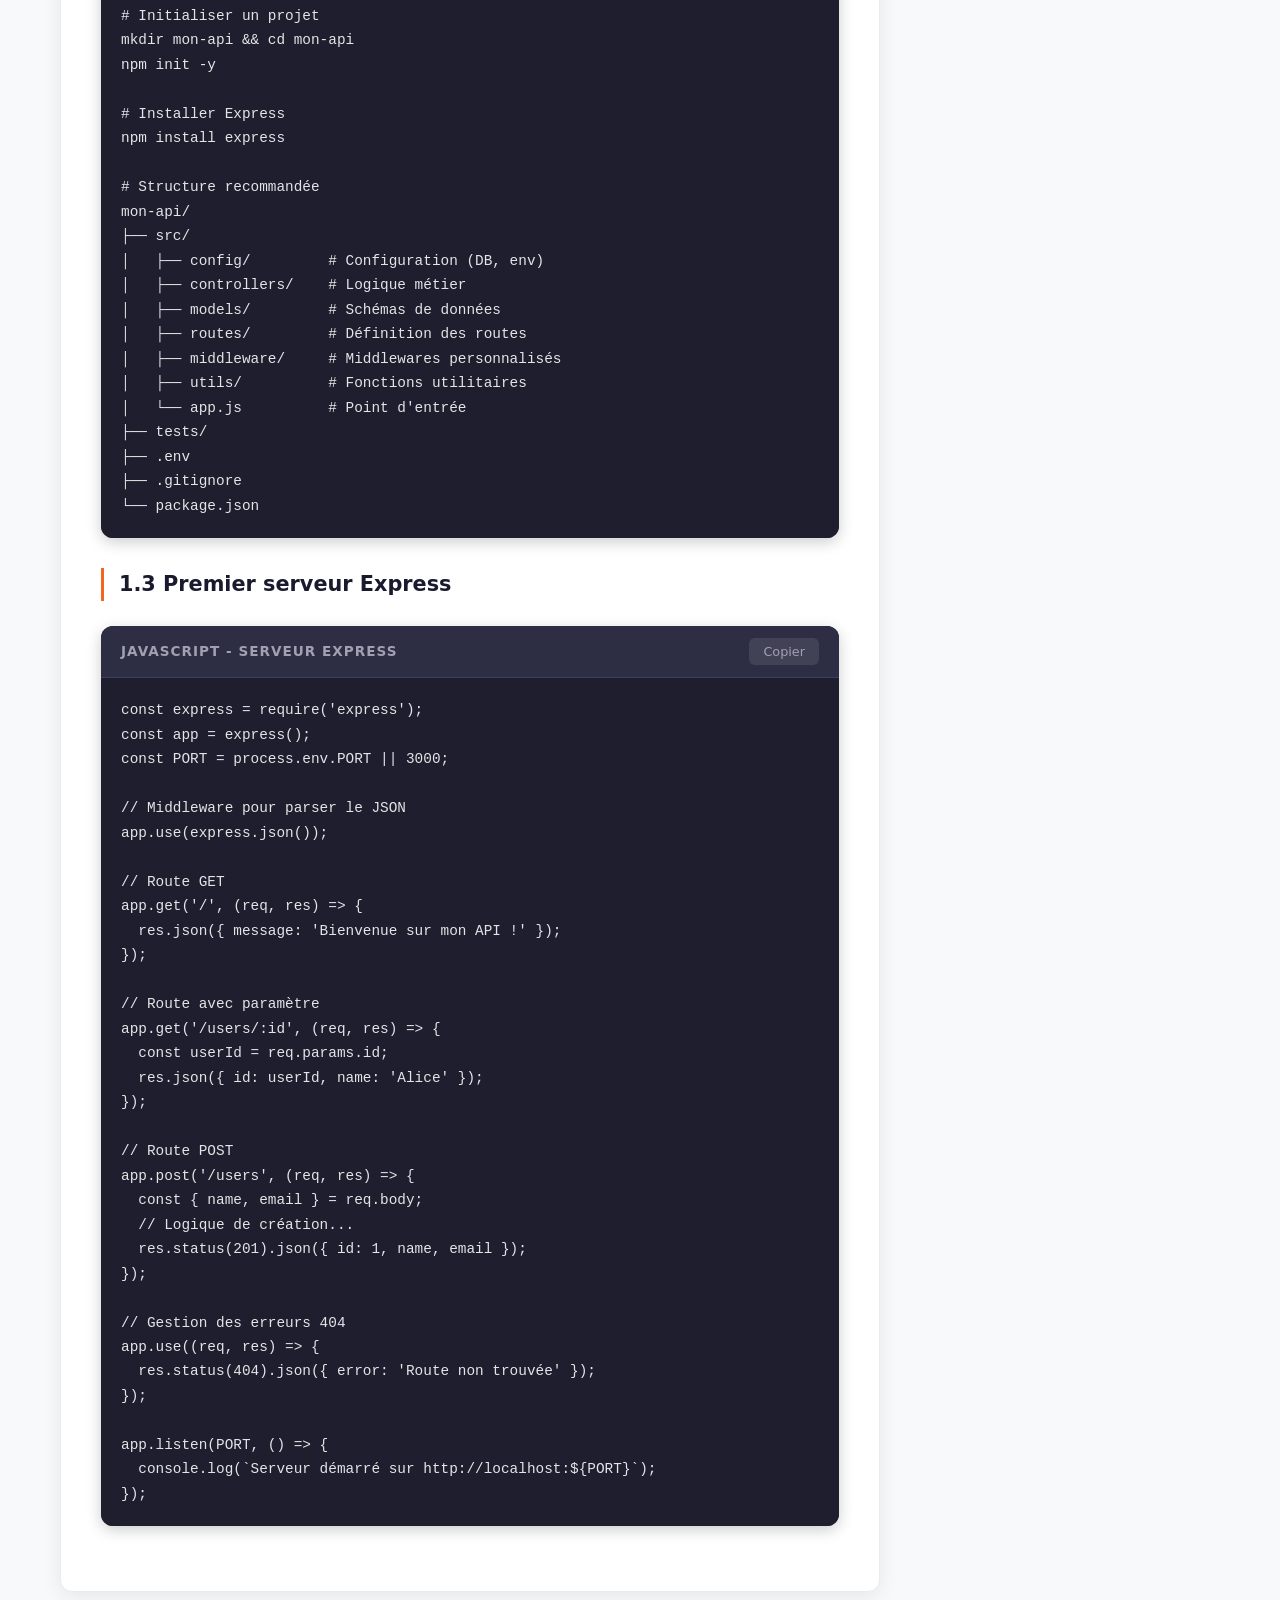
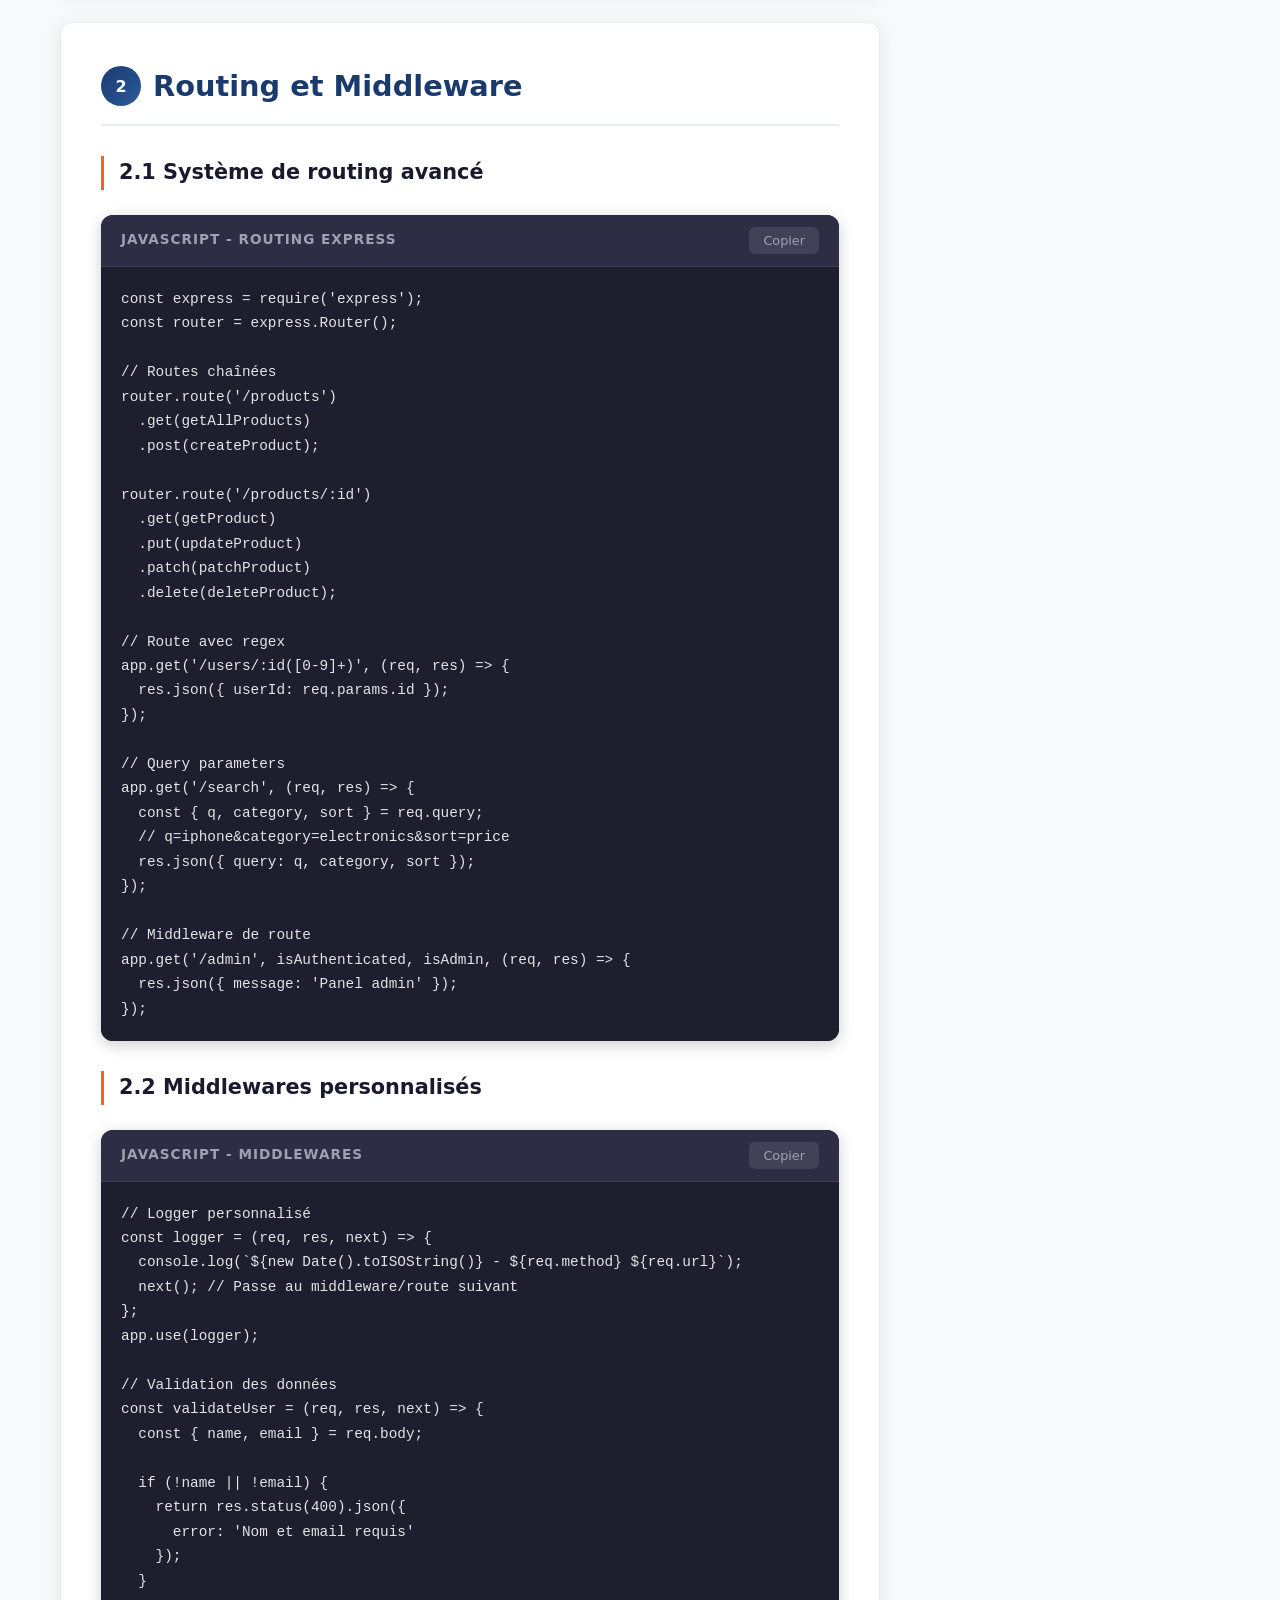
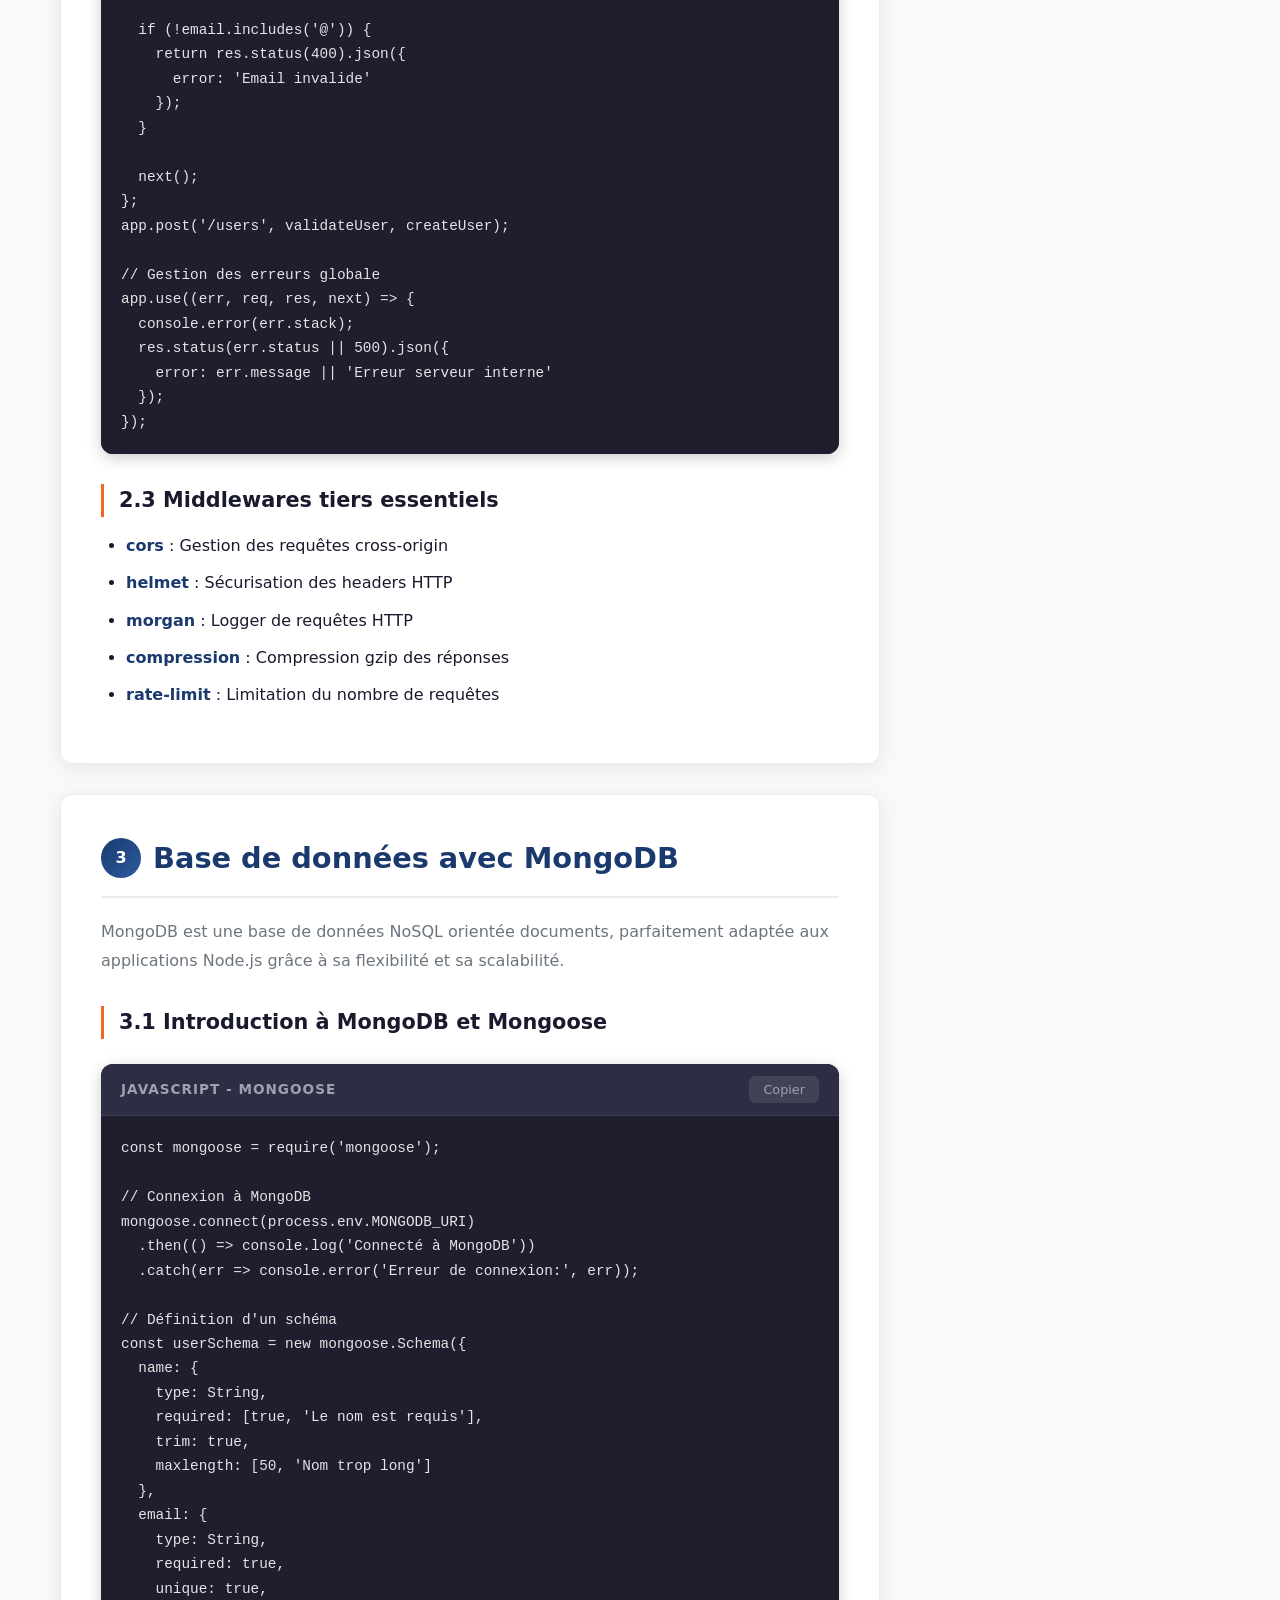
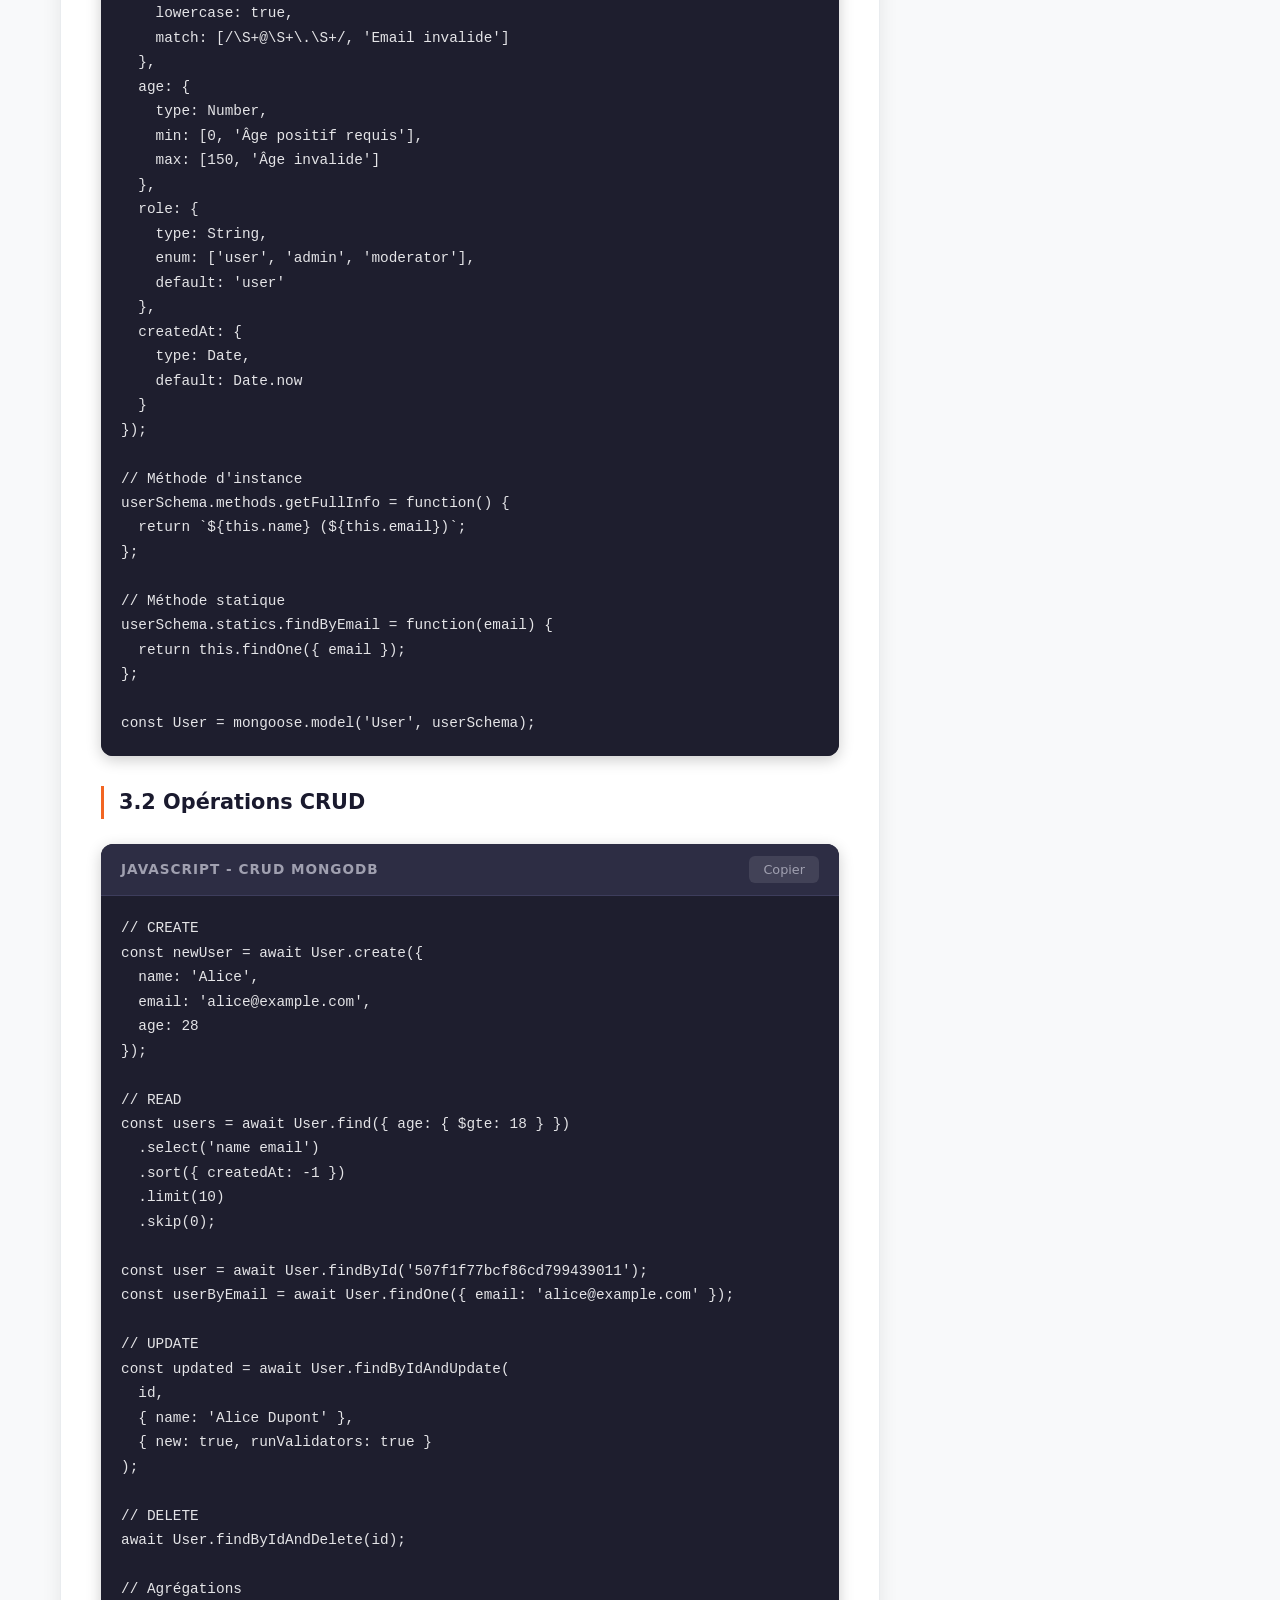
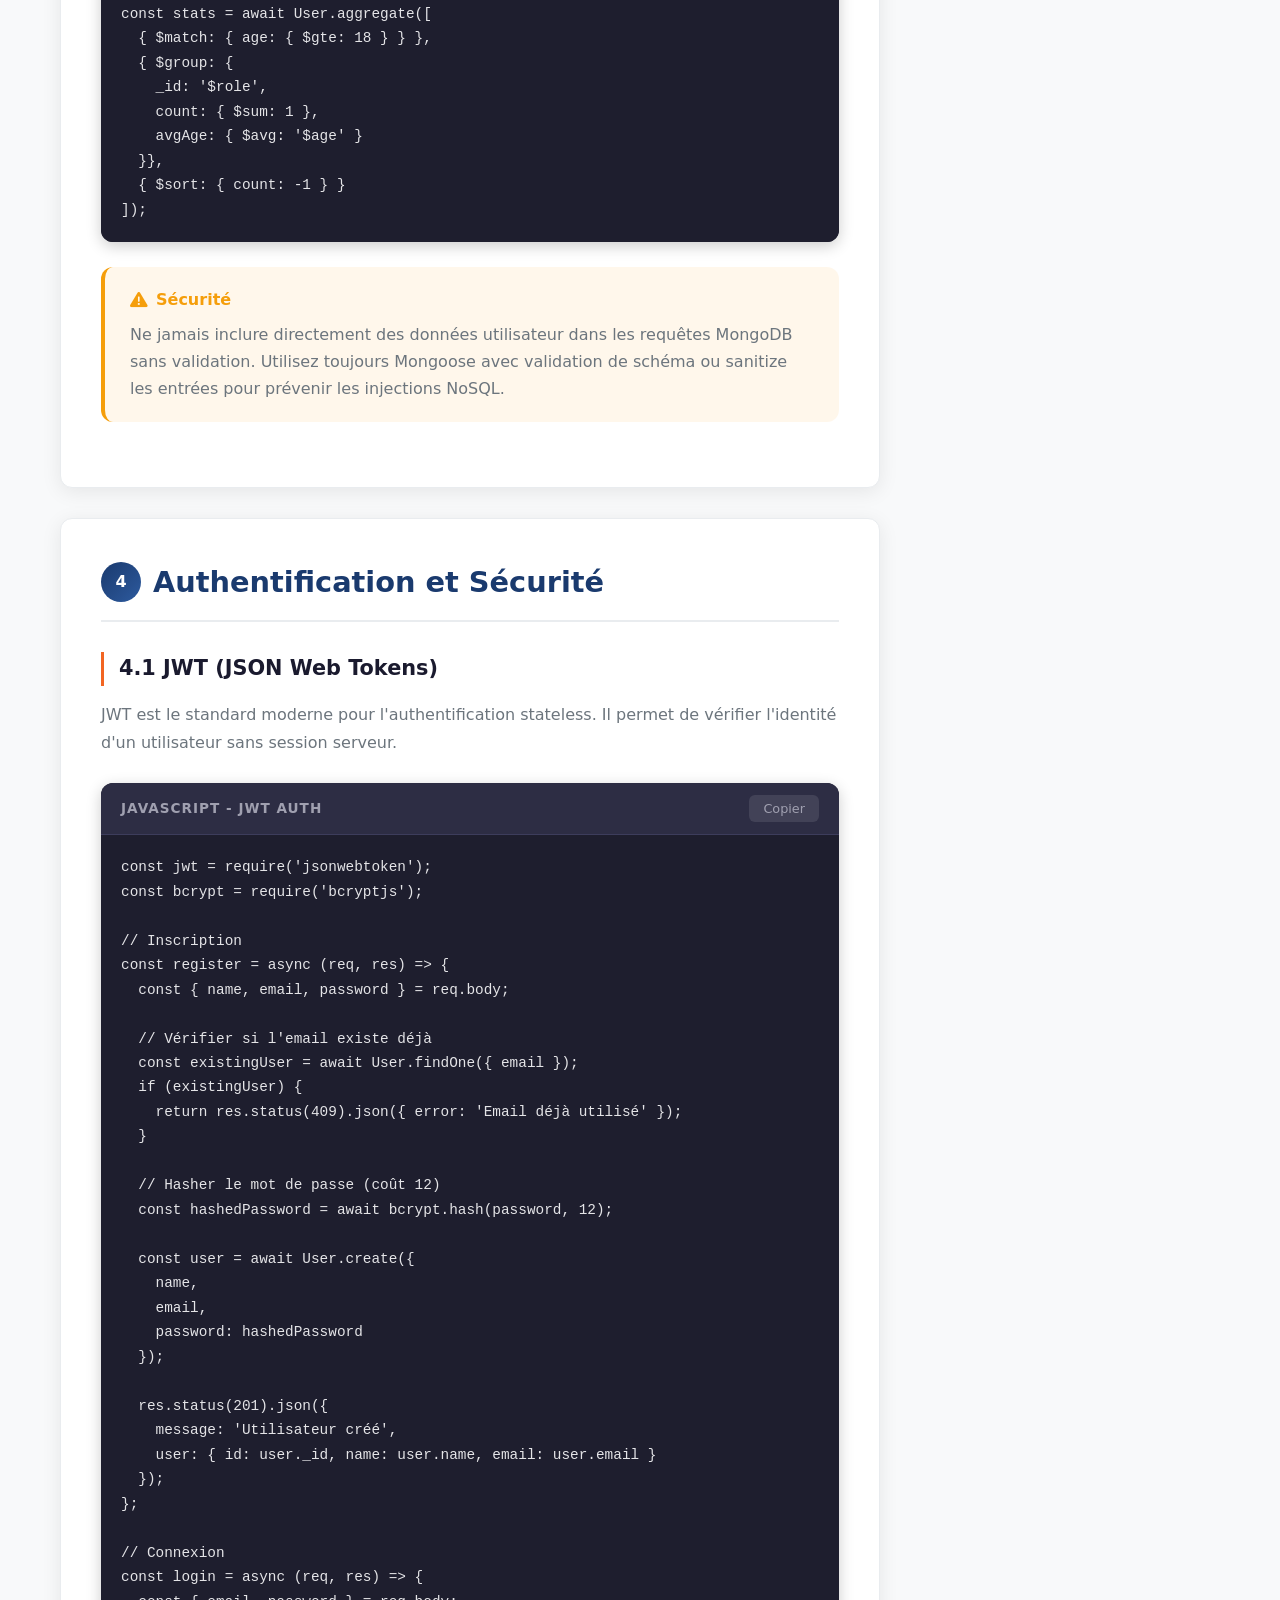
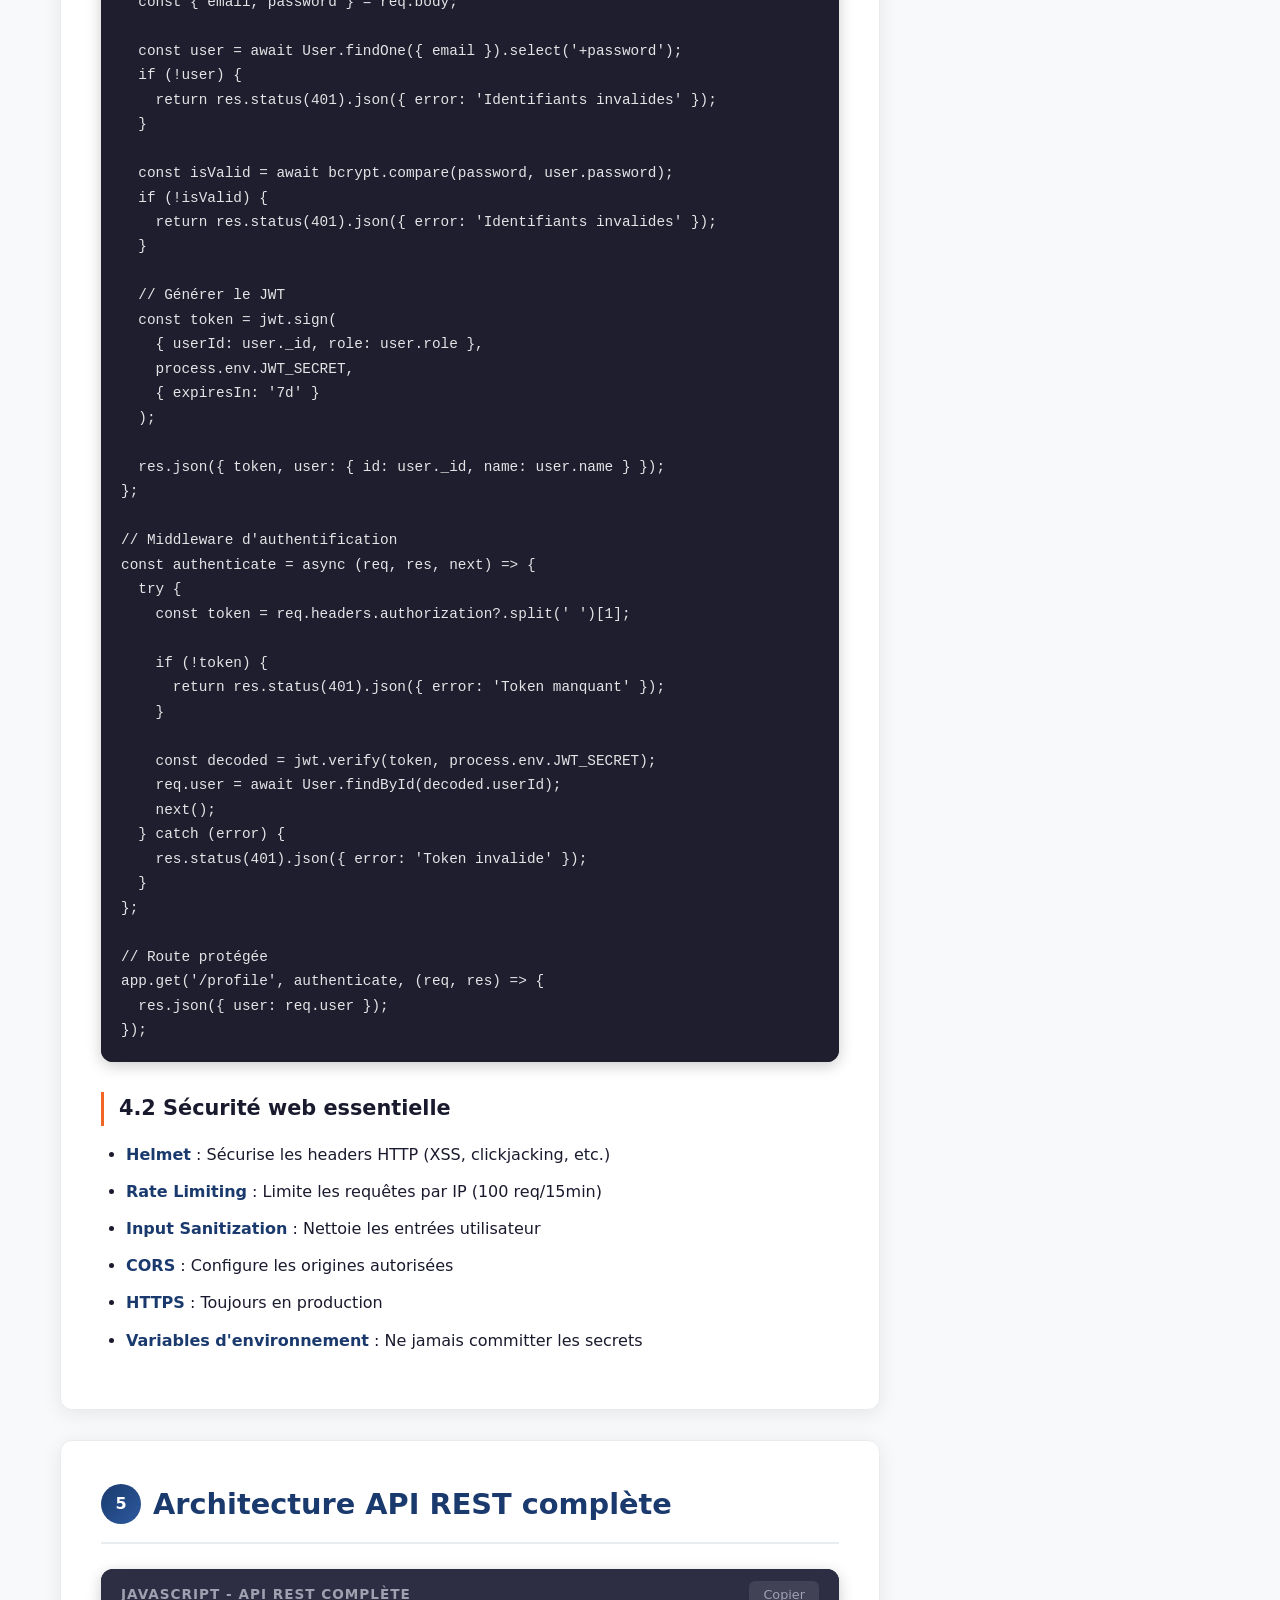
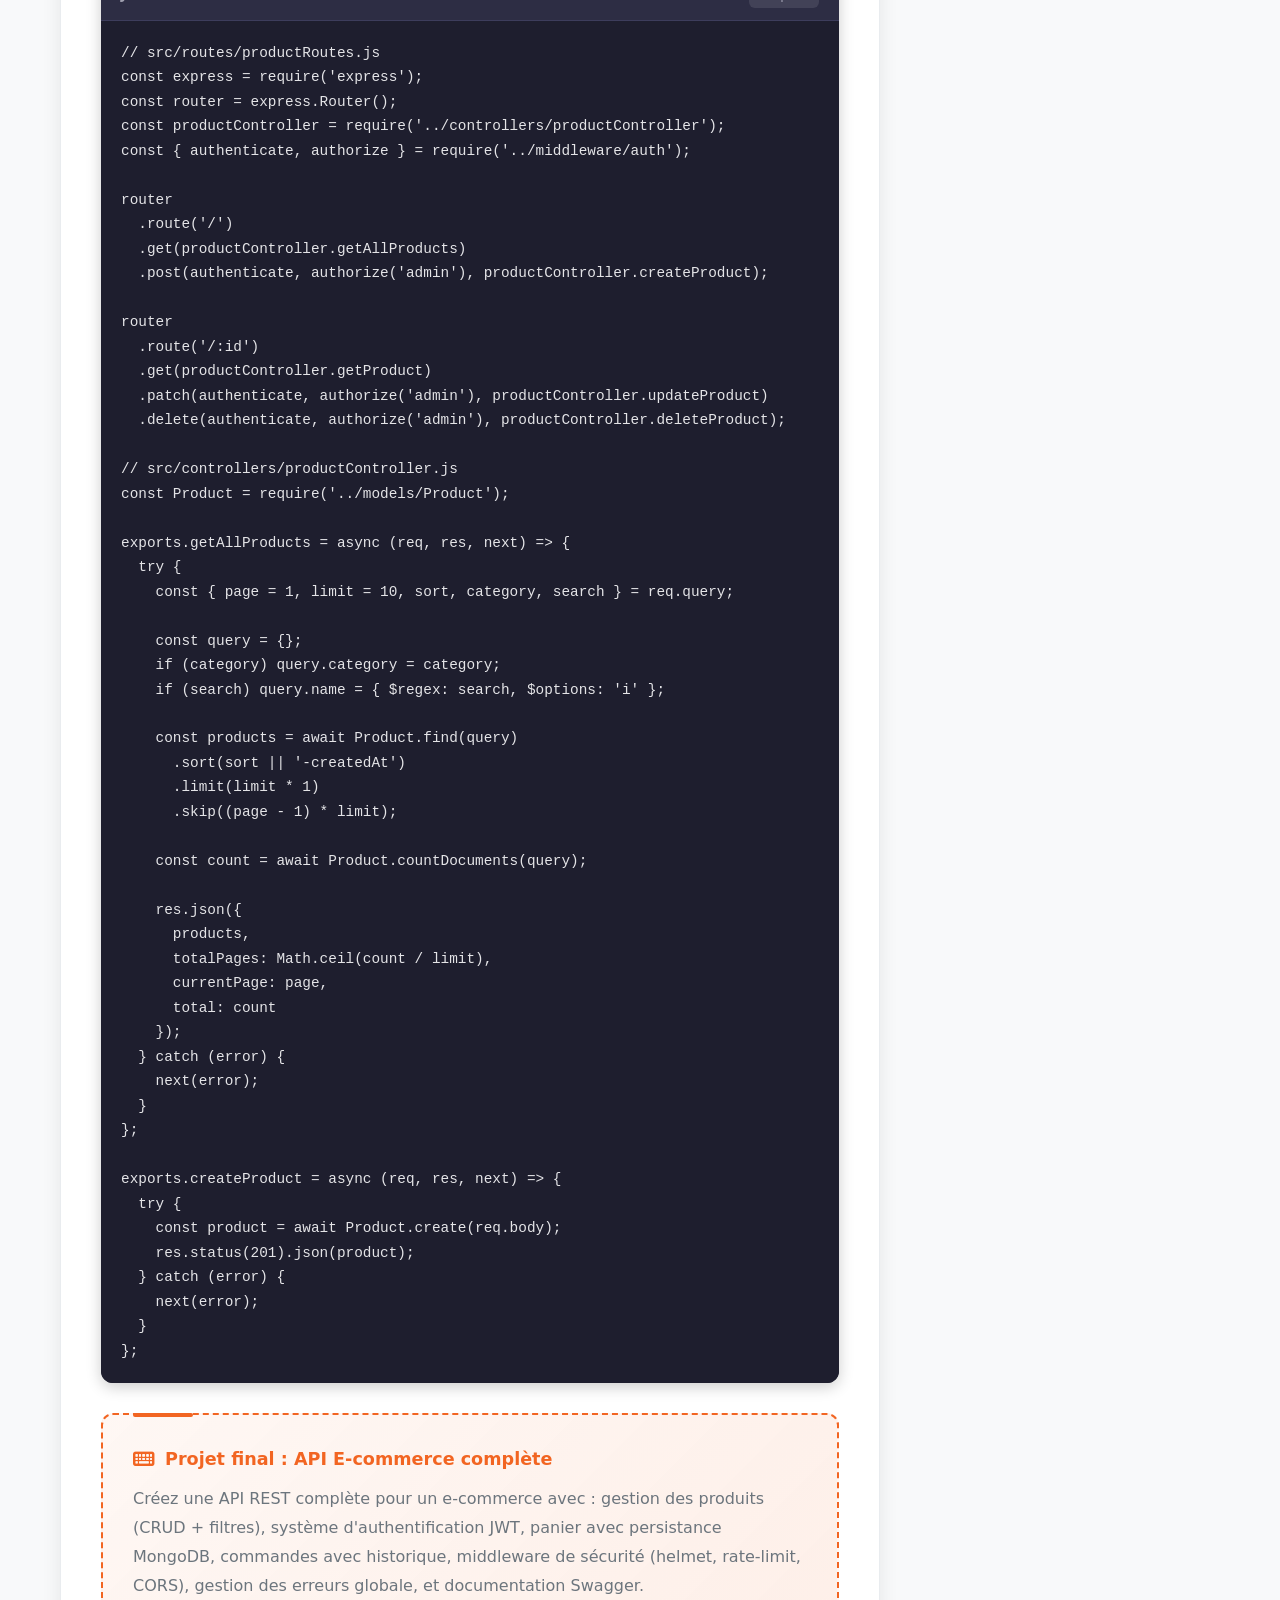
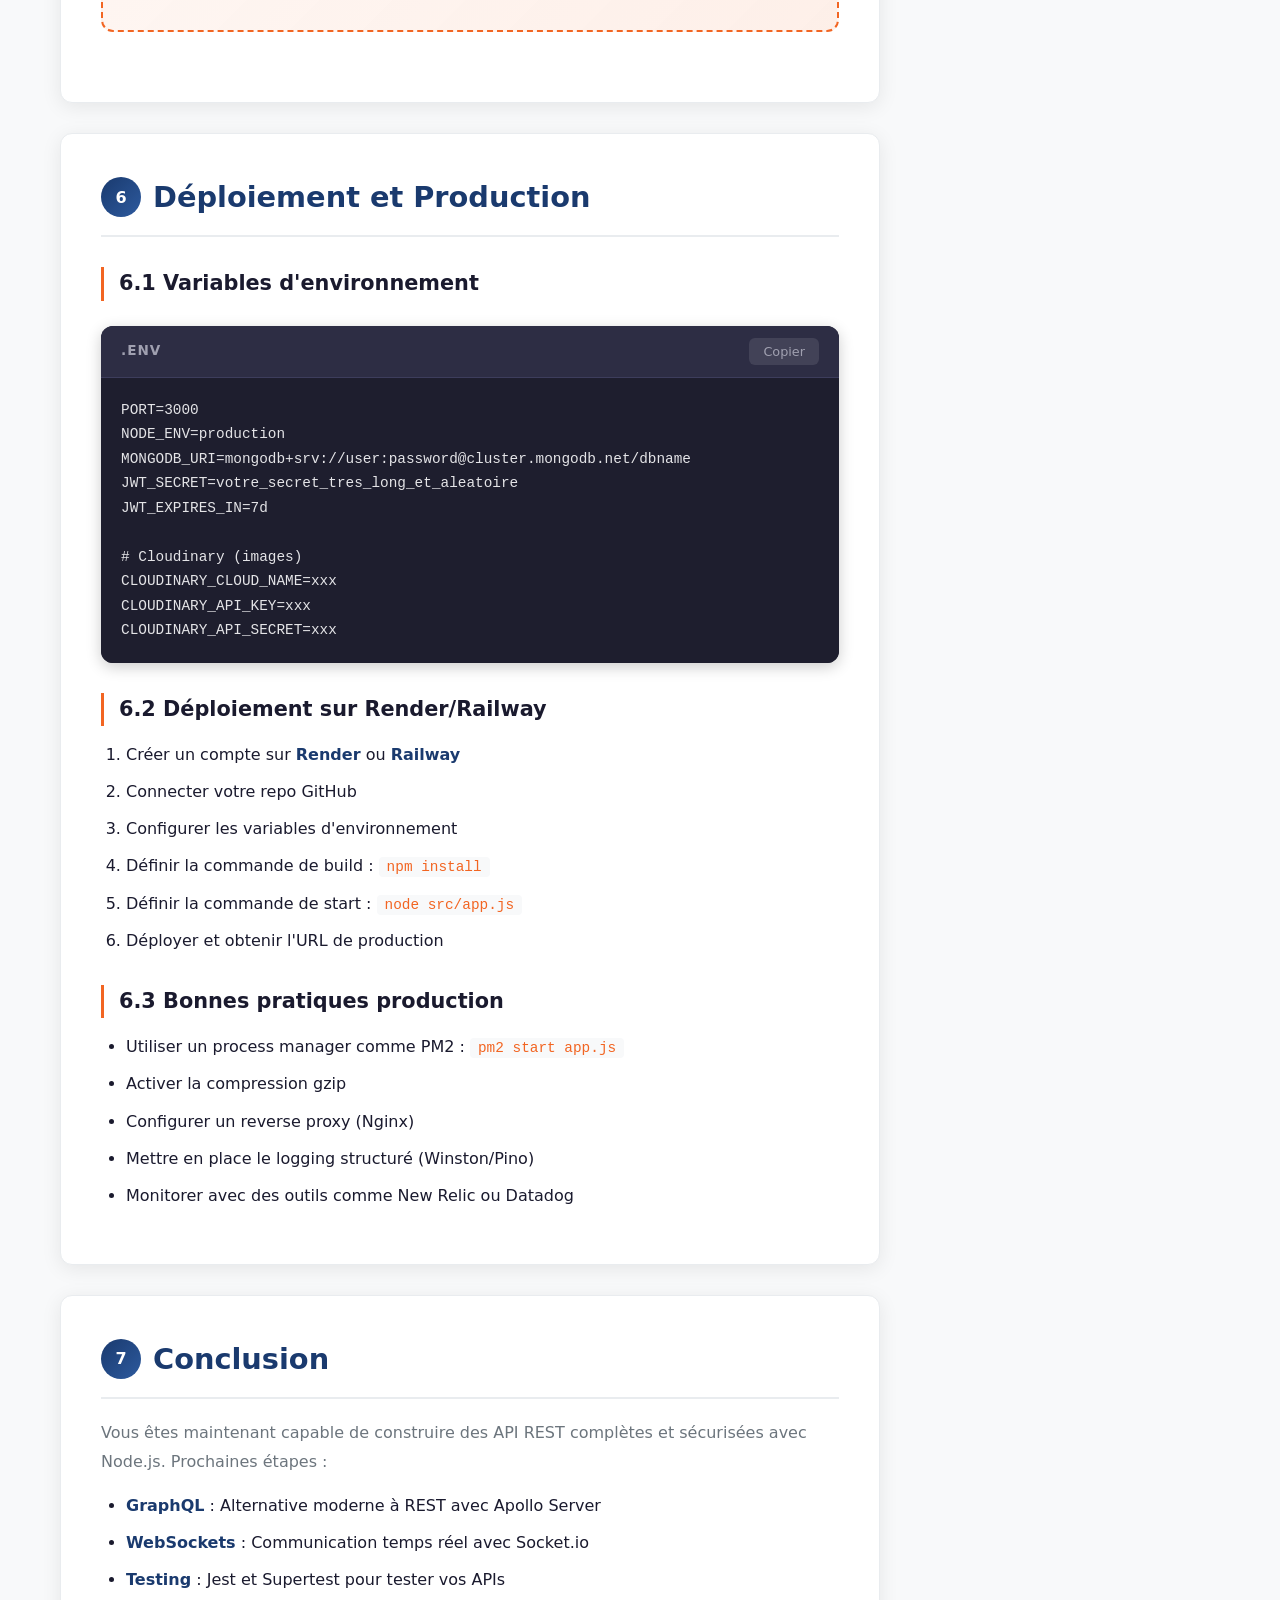
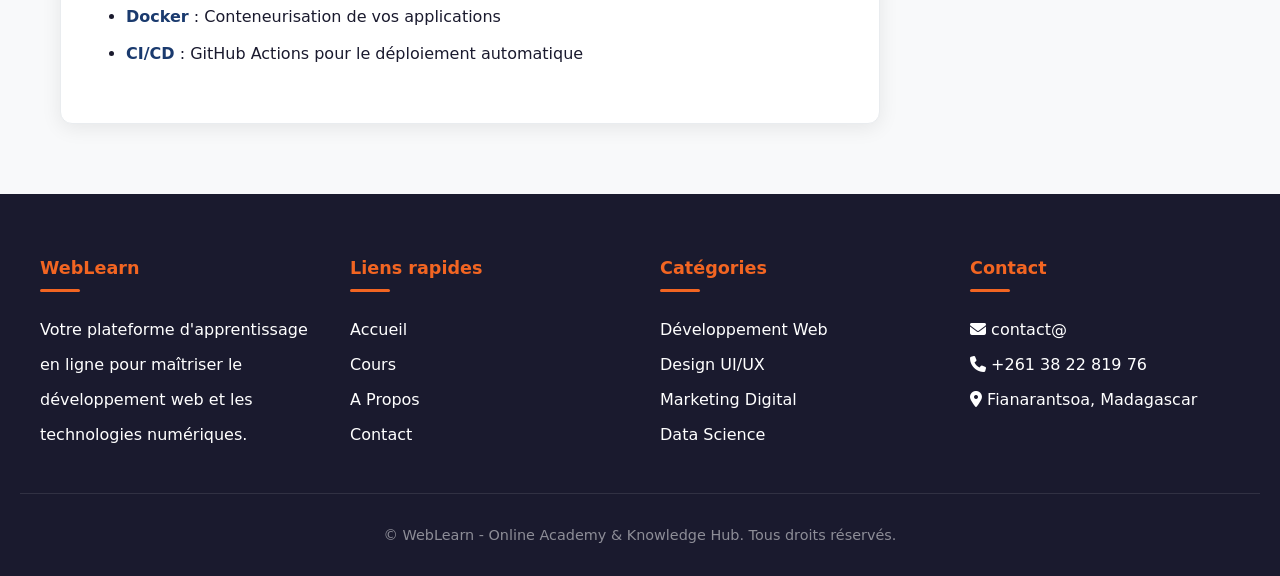
<file: cours-nodejs.html>
<!DOCTYPE html>
<html style="scroll-behavior: smooth" lang="fr">
<head>
    <meta charset="UTF-8">
    <meta name="viewport" content="width=device-width, initial-scale=1.0">
    <title>Cours Node.js & Express - WebLearn | Formation Backend API REST</title>
    <meta name="description" content="Construisez des API REST robustes avec Node.js et Express. 40 heures de formation : Express, MongoDB, authentification JWT, sécurité, déploiement.">
    <meta name="keywords" content="Node.js cours, Express formation, API REST, MongoDB, backend JavaScript, JWT authentification, déploiement Node.js">
    <meta name="robots" content="index, follow">
    <link rel="canonical" href="cours-nodejs.html">

    <meta property="og:type" content="article">
    <meta property="og:url" content="cours-nodejs.html">
    <meta property="og:title" content="Node.js & Express - WebLearn">
    <meta property="og:description" content="Formation complète backend : Node.js, Express, MongoDB, API REST sécurisées.">
    <meta property="og:image" content="logoWebLearn.png">

    <script type="application/ld+json">
    {
        "@context": "https://schema.org",
        "@type": "Course",
        "name": "Node.js & Express",
        "description": "Construisez des API REST robustes et des applications backend scalables avec Node.js et Express.",
        "provider": {"@type": "Organization", "name": "WebLearn", "sameAs": "https://"},
        "educationalLevel": "Avancé",
        "timeRequired": "PT40H",
        "isAccessibleForFree": false,
        "coursePrerequisites": "Maîtrise de JavaScript ES6+ et bases de HTTP",
        "teaches": ["Node.js", "Express.js", "MongoDB", "Mongoose", "JWT", "API REST", "Sécurité web"]
    }
    </script>

    <link rel="stylesheet" href="weblearn.css">
    <link rel="stylesheet" href="https://cdnjs.cloudflare.com/ajax/libs/font-awesome/6.5.0/css/all.min.css">
    <link rel="icon" type="image/png" href="logoWebLearn.png">

</head>
<body>
    <header class="header" role="banner">
        <div class="nav-container">
            <a href="index.html" class="logo" aria-label="WebLearn - Accueil">
                <img src="logoWebLearn.png" alt="WebLearn Logo">
                <div class="logo-text">Web<span>Learn</span></div>
            </a>
            <nav role="navigation" aria-label="Navigation principale">
                <ul class="nav-links" id="navLinks">
                    <li><a href="index.html">Accueil</a></li>
                    <li class="dropdown">
                        <a href="cours.html" class="dropdown-toggle active">Cours</a>
                        <div class="dropdown-menu">
                            <div class="dropdown-header">Développement Web</div>
                            <a href="cours-html-css.html"><i class="fab fa-html5"></i> HTML5 & CSS3</a>
                            <a href="cours-javascript.html"><i class="fab fa-js"></i> JavaScript Moderne</a>
                            <a href="cours-react.html"><i class="fab fa-react"></i> React.js Mastery</a>
                            <a href="cours-nodejs.html" class="active"><i class="fab fa-node-js"></i> Node.js & Express</a>
                            <a href="cours-tailwind.html"><i class="fab fa-css3-alt"></i> Tailwind CSS</a>
                            <a href="cours-angular.html"><i class="fab fa-angular"></i> Angular Complet</a>
                            <div class="dropdown-divider"></div>
                            <div class="dropdown-header">Design & Créativité</div>
                            <a href="cours-figma.html"><i class="fab fa-figma"></i> Figma pour UI/UX</a>
                            <a href="cours-design-graphique.html"><i class="fas fa-paint-brush"></i> Design Graphique</a>
                            <a href="cours-mobile-first.html"><i class="fas fa-mobile-alt"></i> Design Mobile First</a>
                        </div>
                    </li>
                    <li><a href="apropos.html">A Propos</a></li>
                    <li><a href="contact.html">Contact</a></li>
                    <li><button class="dark-mode-toggle" onclick="toggleDarkMode()" aria-label="Activer/Désactiver le mode nuit"><i class="fas fa-moon" id="darkModeIcon"></i></button></li>
                </ul>
            </nav>
            <button class="mobile-toggle" onclick="toggleMenu()" aria-label="Menu mobile"><i class="fas fa-bars"></i></button>
        </div>
    </header>

    <main>
        <nav class="breadcrumb" aria-label="Fil d'Ariane">
            <a href="index.html">Accueil</a>
            <i class="fas fa-chevron-right" aria-hidden="true"></i>
            <a href="cours.html">Cours</a>
            <i class="fas fa-chevron-right" aria-hidden="true"></i>
            <span>Node.js & Express</span>
        </nav>

        <div class="course-detail-header">
            <div class="container">
                <div>
                    <span class="course-tag" style="margin-bottom: 15px; display: inline-block;">Avancé</span>
                    <h1>Node.js & Express</h1>
                    <div class="course-meta-header">
                        <span><i class="far fa-clock" aria-hidden="true"></i> 40 heures</span>
                        <span><i class="fas fa-signal" aria-hidden="true"></i> Niveau avancé</span>
                        <span><i class="fas fa-certificate" aria-hidden="true"></i> Certificat inclus</span>
                        <span><i class="fas fa-infinity" aria-hidden="true"></i> Accès illimité</span>
                    </div>
                    <p class="course-description">
                        Devenez un développeur backend complet avec Node.js et Express. Ce cours couvre la création d'API REST, la gestion de bases de données MongoDB, l'authentification sécurisée, le déploiement en production et les bonnes pratiques du développement serveur.
                    </p>
                    <div class="course-tags">
                        <span>Node.js</span>
                        <span>Express</span>
                        <span>MongoDB</span>
                        <span>JWT</span>
                        <span>API REST</span>
                        <span>Sécurité</span>
                    </div>
                </div>
                <div class="course-card-sidebar">
                    <div class="price">Gratuit</div>
                    <ul class="features">
                        <li><i class="fas fa-check" aria-hidden="true"></i> 40 heures de contenu</li>
                        <li><i class="fas fa-check" aria-hidden="true"></i> 65 leçons vidéo</li>
                        <li><i class="fas fa-check" aria-hidden="true"></i> 18 projets pratiques</li>
                        <li><i class="fas fa-check" aria-hidden="true"></i> Certificat de réussite</li>
                        <li><i class="fas fa-check" aria-hidden="true"></i> Support communautaire</li>
                        <li><i class="fas fa-check" aria-hidden="true"></i> Déploiement cloud inclus</li>
                    </ul>
                    <a href="#contenu" class="btn btn-primary" style="width: 100%; text-align: center; margin-bottom: 10px;">Commencer le cours</a>
                    <a href="cours.html" class="btn btn-secondary" style="width: 100%; text-align: center;">Voir tous les cours</a>
                </div>
            </div>
        </div>

        <div class="course-content" id="contenu">
            <div class="course-main">
                <section class="lesson-section" id="intro-node" aria-labelledby="intro-node-title">
                    <h2 id="intro-node-title"><span class="lesson-number">1</span> Introduction à Node.js</h2>
                    <p>Node.js est un environnement d'exécution JavaScript côté serveur, construit sur le moteur V8 de Chrome. Il permet d'utiliser JavaScript pour le backend, créant ainsi un stack full JavaScript.</p>

                    <h3>1.1 Pourquoi Node.js ?</h3>
                    <ul>
                        <li><strong>Single-threaded avec Event Loop</strong> : Gère des milliers de connexions simultanées</li>
                        <li><strong>NPM</strong> : Plus grand écosystème de packages au monde</li>
                        <li><strong>Full-stack JavaScript</strong> : Même langage frontend et backend</li>
                        <li><strong>Performances</strong> : Moteur V8 optimisé, I/O non bloquant</li>
                        <li><strong>Microservices</strong> : Idéal pour les architectures modernes</li>
                    </ul>

                    <h3>1.2 Installation et premiers pas</h3>

                    <div class="code-block">
                        <div class="code-header">
                            <span>Bash</span>
                            <button class="copy-btn" onclick="copyCode(this)">Copier</button>
                        </div>
                        <pre># Vérifier l'installation
node --version  # v20.x.x recommandé
npm --version

# Initialiser un projet
mkdir mon-api && cd mon-api
npm init -y

# Installer Express
npm install express

# Structure recommandée
mon-api/
├── src/
│   ├── config/         # Configuration (DB, env)
│   ├── controllers/    # Logique métier
│   ├── models/         # Schémas de données
│   ├── routes/         # Définition des routes
│   ├── middleware/     # Middlewares personnalisés
│   ├── utils/          # Fonctions utilitaires
│   └── app.js          # Point d'entrée
├── tests/
├── .env
├── .gitignore
└── package.json</pre>
                    </div>

                    <h3>1.3 Premier serveur Express</h3>

                    <div class="code-block">
                        <div class="code-header">
                            <span>JavaScript - Serveur Express</span>
                            <button class="copy-btn" onclick="copyCode(this)">Copier</button>
                        </div>
                        <pre>const express = require('express');
const app = express();
const PORT = process.env.PORT || 3000;

// Middleware pour parser le JSON
app.use(express.json());

// Route GET
app.get('/', (req, res) => {
  res.json({ message: 'Bienvenue sur mon API !' });
});

// Route avec paramètre
app.get('/users/:id', (req, res) => {
  const userId = req.params.id;
  res.json({ id: userId, name: 'Alice' });
});

// Route POST
app.post('/users', (req, res) => {
  const { name, email } = req.body;
  // Logique de création...
  res.status(201).json({ id: 1, name, email });
});

// Gestion des erreurs 404
app.use((req, res) => {
  res.status(404).json({ error: 'Route non trouvée' });
});

app.listen(PORT, () => {
  console.log(`Serveur démarré sur http://localhost:${PORT}`);
});</pre>
                    </div>
                </section>

                <section class="lesson-section" id="routing-middleware" aria-labelledby="routing-title">
                    <h2 id="routing-title"><span class="lesson-number">2</span> Routing et Middleware</h2>

                    <h3>2.1 Système de routing avancé</h3>

                    <div class="code-block">
                        <div class="code-header">
                            <span>JavaScript - Routing Express</span>
                            <button class="copy-btn" onclick="copyCode(this)">Copier</button>
                        </div>
                        <pre>const express = require('express');
const router = express.Router();

// Routes chaînées
router.route('/products')
  .get(getAllProducts)
  .post(createProduct);

router.route('/products/:id')
  .get(getProduct)
  .put(updateProduct)
  .patch(patchProduct)
  .delete(deleteProduct);

// Route avec regex
app.get('/users/:id([0-9]+)', (req, res) => {
  res.json({ userId: req.params.id });
});

// Query parameters
app.get('/search', (req, res) => {
  const { q, category, sort } = req.query;
  // q=iphone&category=electronics&sort=price
  res.json({ query: q, category, sort });
});

// Middleware de route
app.get('/admin', isAuthenticated, isAdmin, (req, res) => {
  res.json({ message: 'Panel admin' });
});</pre>
                    </div>

                    <h3>2.2 Middlewares personnalisés</h3>

                    <div class="code-block">
                        <div class="code-header">
                            <span>JavaScript - Middlewares</span>
                            <button class="copy-btn" onclick="copyCode(this)">Copier</button>
                        </div>
                        <pre>// Logger personnalisé
const logger = (req, res, next) => {
  console.log(`${new Date().toISOString()} - ${req.method} ${req.url}`);
  next(); // Passe au middleware/route suivant
};
app.use(logger);

// Validation des données
const validateUser = (req, res, next) => {
  const { name, email } = req.body;

  if (!name || !email) {
    return res.status(400).json({ 
      error: 'Nom et email requis' 
    });
  }

  if (!email.includes('@')) {
    return res.status(400).json({ 
      error: 'Email invalide' 
    });
  }

  next();
};
app.post('/users', validateUser, createUser);

// Gestion des erreurs globale
app.use((err, req, res, next) => {
  console.error(err.stack);
  res.status(err.status || 500).json({
    error: err.message || 'Erreur serveur interne'
  });
});</pre>
                    </div>

                    <h3>2.3 Middlewares tiers essentiels</h3>
                    <ul>
                        <li><strong>cors</strong> : Gestion des requêtes cross-origin</li>
                        <li><strong>helmet</strong> : Sécurisation des headers HTTP</li>
                        <li><strong>morgan</strong> : Logger de requêtes HTTP</li>
                        <li><strong>compression</strong> : Compression gzip des réponses</li>
                        <li><strong>rate-limit</strong> : Limitation du nombre de requêtes</li>
                    </ul>
                </section>

                <section class="lesson-section" id="mongodb" aria-labelledby="mongodb-title">
                    <h2 id="mongodb-title"><span class="lesson-number">3</span> Base de données avec MongoDB</h2>
                    <p>MongoDB est une base de données NoSQL orientée documents, parfaitement adaptée aux applications Node.js grâce à sa flexibilité et sa scalabilité.</p>

                    <h3>3.1 Introduction à MongoDB et Mongoose</h3>

                    <div class="code-block">
                        <div class="code-header">
                            <span>JavaScript - Mongoose</span>
                            <button class="copy-btn" onclick="copyCode(this)">Copier</button>
                        </div>
                        <pre>const mongoose = require('mongoose');

// Connexion à MongoDB
mongoose.connect(process.env.MONGODB_URI)
  .then(() => console.log('Connecté à MongoDB'))
  .catch(err => console.error('Erreur de connexion:', err));

// Définition d'un schéma
const userSchema = new mongoose.Schema({
  name: { 
    type: String, 
    required: [true, 'Le nom est requis'],
    trim: true,
    maxlength: [50, 'Nom trop long']
  },
  email: {
    type: String,
    required: true,
    unique: true,
    lowercase: true,
    match: [/\S+@\S+\.\S+/, 'Email invalide']
  },
  age: {
    type: Number,
    min: [0, 'Âge positif requis'],
    max: [150, 'Âge invalide']
  },
  role: {
    type: String,
    enum: ['user', 'admin', 'moderator'],
    default: 'user'
  },
  createdAt: {
    type: Date,
    default: Date.now
  }
});

// Méthode d'instance
userSchema.methods.getFullInfo = function() {
  return `${this.name} (${this.email})`;
};

// Méthode statique
userSchema.statics.findByEmail = function(email) {
  return this.findOne({ email });
};

const User = mongoose.model('User', userSchema);</pre>
                    </div>

                    <h3>3.2 Opérations CRUD</h3>

                    <div class="code-block">
                        <div class="code-header">
                            <span>JavaScript - CRUD MongoDB</span>
                            <button class="copy-btn" onclick="copyCode(this)">Copier</button>
                        </div>
                        <pre>// CREATE
const newUser = await User.create({
  name: 'Alice',
  email: 'alice@example.com',
  age: 28
});

// READ
const users = await User.find({ age: { $gte: 18 } })
  .select('name email')
  .sort({ createdAt: -1 })
  .limit(10)
  .skip(0);

const user = await User.findById('507f1f77bcf86cd799439011');
const userByEmail = await User.findOne({ email: 'alice@example.com' });

// UPDATE
const updated = await User.findByIdAndUpdate(
  id,
  { name: 'Alice Dupont' },
  { new: true, runValidators: true }
);

// DELETE
await User.findByIdAndDelete(id);

// Agrégations
const stats = await User.aggregate([
  { $match: { age: { $gte: 18 } } },
  { $group: { 
    _id: '$role', 
    count: { $sum: 1 },
    avgAge: { $avg: '$age' }
  }},
  { $sort: { count: -1 } }
]);</pre>
                    </div>

                    <div class="info-box warning">
                        <strong><i class="fas fa-exclamation-triangle" aria-hidden="true"></i> Sécurité</strong>
                        <p>Ne jamais inclure directement des données utilisateur dans les requêtes MongoDB sans validation. Utilisez toujours Mongoose avec validation de schéma ou sanitize les entrées pour prévenir les injections NoSQL.</p>
                    </div>
                </section>

                <section class="lesson-section" id="auth" aria-labelledby="auth-title">
                    <h2 id="auth-title"><span class="lesson-number">4</span> Authentification et Sécurité</h2>

                    <h3>4.1 JWT (JSON Web Tokens)</h3>
                    <p>JWT est le standard moderne pour l'authentification stateless. Il permet de vérifier l'identité d'un utilisateur sans session serveur.</p>

                    <div class="code-block">
                        <div class="code-header">
                            <span>JavaScript - JWT Auth</span>
                            <button class="copy-btn" onclick="copyCode(this)">Copier</button>
                        </div>
                        <pre>const jwt = require('jsonwebtoken');
const bcrypt = require('bcryptjs');

// Inscription
const register = async (req, res) => {
  const { name, email, password } = req.body;

  // Vérifier si l'email existe déjà
  const existingUser = await User.findOne({ email });
  if (existingUser) {
    return res.status(409).json({ error: 'Email déjà utilisé' });
  }

  // Hasher le mot de passe (coût 12)
  const hashedPassword = await bcrypt.hash(password, 12);

  const user = await User.create({
    name,
    email,
    password: hashedPassword
  });

  res.status(201).json({ 
    message: 'Utilisateur créé',
    user: { id: user._id, name: user.name, email: user.email }
  });
};

// Connexion
const login = async (req, res) => {
  const { email, password } = req.body;

  const user = await User.findOne({ email }).select('+password');
  if (!user) {
    return res.status(401).json({ error: 'Identifiants invalides' });
  }

  const isValid = await bcrypt.compare(password, user.password);
  if (!isValid) {
    return res.status(401).json({ error: 'Identifiants invalides' });
  }

  // Générer le JWT
  const token = jwt.sign(
    { userId: user._id, role: user.role },
    process.env.JWT_SECRET,
    { expiresIn: '7d' }
  );

  res.json({ token, user: { id: user._id, name: user.name } });
};

// Middleware d'authentification
const authenticate = async (req, res, next) => {
  try {
    const token = req.headers.authorization?.split(' ')[1];

    if (!token) {
      return res.status(401).json({ error: 'Token manquant' });
    }

    const decoded = jwt.verify(token, process.env.JWT_SECRET);
    req.user = await User.findById(decoded.userId);
    next();
  } catch (error) {
    res.status(401).json({ error: 'Token invalide' });
  }
};

// Route protégée
app.get('/profile', authenticate, (req, res) => {
  res.json({ user: req.user });
});</pre>
                    </div>

                    <h3>4.2 Sécurité web essentielle</h3>
                    <ul>
                        <li><strong>Helmet</strong> : Sécurise les headers HTTP (XSS, clickjacking, etc.)</li>
                        <li><strong>Rate Limiting</strong> : Limite les requêtes par IP (100 req/15min)</li>
                        <li><strong>Input Sanitization</strong> : Nettoie les entrées utilisateur</li>
                        <li><strong>CORS</strong> : Configure les origines autorisées</li>
                        <li><strong>HTTPS</strong> : Toujours en production</li>
                        <li><strong>Variables d'environnement</strong> : Ne jamais committer les secrets</li>
                    </ul>
                </section>

                <section class="lesson-section" id="api-rest" aria-labelledby="api-title">
                    <h2 id="api-title"><span class="lesson-number">5</span> Architecture API REST complète</h2>

                    <div class="code-block">
                        <div class="code-header">
                            <span>JavaScript - API REST complète</span>
                            <button class="copy-btn" onclick="copyCode(this)">Copier</button>
                        </div>
                        <pre>// src/routes/productRoutes.js
const express = require('express');
const router = express.Router();
const productController = require('../controllers/productController');
const { authenticate, authorize } = require('../middleware/auth');

router
  .route('/')
  .get(productController.getAllProducts)
  .post(authenticate, authorize('admin'), productController.createProduct);

router
  .route('/:id')
  .get(productController.getProduct)
  .patch(authenticate, authorize('admin'), productController.updateProduct)
  .delete(authenticate, authorize('admin'), productController.deleteProduct);

// src/controllers/productController.js
const Product = require('../models/Product');

exports.getAllProducts = async (req, res, next) => {
  try {
    const { page = 1, limit = 10, sort, category, search } = req.query;

    const query = {};
    if (category) query.category = category;
    if (search) query.name = { $regex: search, $options: 'i' };

    const products = await Product.find(query)
      .sort(sort || '-createdAt')
      .limit(limit * 1)
      .skip((page - 1) * limit);

    const count = await Product.countDocuments(query);

    res.json({
      products,
      totalPages: Math.ceil(count / limit),
      currentPage: page,
      total: count
    });
  } catch (error) {
    next(error);
  }
};

exports.createProduct = async (req, res, next) => {
  try {
    const product = await Product.create(req.body);
    res.status(201).json(product);
  } catch (error) {
    next(error);
  }
};</pre>
                    </div>

                    <div class="exercise-box">
                        <h4><i class="fas fa-keyboard" aria-hidden="true"></i> Projet final : API E-commerce complète</h4>
                        <p>Créez une API REST complète pour un e-commerce avec : gestion des produits (CRUD + filtres), système d'authentification JWT, panier avec persistance MongoDB, commandes avec historique, middleware de sécurité (helmet, rate-limit, CORS), gestion des erreurs globale, et documentation Swagger.</p>
                    </div>
                </section>

                <section class="lesson-section" id="deploy" aria-labelledby="deploy-title">
                    <h2 id="deploy-title"><span class="lesson-number">6</span> Déploiement et Production</h2>

                    <h3>6.1 Variables d'environnement</h3>

                    <div class="code-block">
                        <div class="code-header">
                            <span>.env</span>
                            <button class="copy-btn" onclick="copyCode(this)">Copier</button>
                        </div>
                        <pre>PORT=3000
NODE_ENV=production
MONGODB_URI=mongodb+srv://user:password@cluster.mongodb.net/dbname
JWT_SECRET=votre_secret_tres_long_et_aleatoire
JWT_EXPIRES_IN=7d

# Cloudinary (images)
CLOUDINARY_CLOUD_NAME=xxx
CLOUDINARY_API_KEY=xxx
CLOUDINARY_API_SECRET=xxx</pre>
                    </div>

                    <h3>6.2 Déploiement sur Render/Railway</h3>
                    <ol>
                        <li>Créer un compte sur <a href="https://render.com" target="_blank" rel="noopener">Render</a> ou <a href="https://railway.app" target="_blank" rel="noopener">Railway</a></li>
                        <li>Connecter votre repo GitHub</li>
                        <li>Configurer les variables d'environnement</li>
                        <li>Définir la commande de build : <code>npm install</code></li>
                        <li>Définir la commande de start : <code>node src/app.js</code></li>
                        <li>Déployer et obtenir l'URL de production</li>
                    </ol>

                    <h3>6.3 Bonnes pratiques production</h3>
                    <ul>
                        <li>Utiliser un process manager comme PM2 : <code>pm2 start app.js</code></li>
                        <li>Activer la compression gzip</li>
                        <li>Configurer un reverse proxy (Nginx)</li>
                        <li>Mettre en place le logging structuré (Winston/Pino)</li>
                        <li>Monitorer avec des outils comme New Relic ou Datadog</li>
                    </ul>
                </section>

                <section class="lesson-section" id="conclusion-node" aria-labelledby="conclusion-node-title">
                    <h2 id="conclusion-node-title"><span class="lesson-number">7</span> Conclusion</h2>
                    <p>Vous êtes maintenant capable de construire des API REST complètes et sécurisées avec Node.js. Prochaines étapes :</p>
                    <ul>
                        <li><strong>GraphQL</strong> : Alternative moderne à REST avec Apollo Server</li>
                        <li><strong>WebSockets</strong> : Communication temps réel avec Socket.io</li>
                        <li><strong>Testing</strong> : Jest et Supertest pour tester vos APIs</li>
                        <li><strong>Docker</strong> : Conteneurisation de vos applications</li>
                        <li><strong>CI/CD</strong> : GitHub Actions pour le déploiement automatique</li>
                    </ul>
                </section>
            </div>

            <aside class="course-sidebar-sticky" aria-label="Navigation du cours">
                <div class="course-nav">
                    <h4>Contenu du cours</h4>
                    <ul>
                        <li><a href="#intro-node" class="active">1. Introduction Node.js</a></li>
                        <li><a href="#routing-middleware">2. Routing & Middleware</a></li>
                        <li><a href="#mongodb">3. MongoDB & Mongoose</a></li>
                        <li><a href="#auth">4. Auth & Sécurité</a></li>
                        <li><a href="#api-rest">5. API REST</a></li>
                        <li><a href="#deploy">6. Déploiement</a></li>
                        <li><a href="#conclusion-node">7. Conclusion</a></li>
                    </ul>
                </div>
                <div class="course-nav">
                    <h4>Progression</h4>
                    <div class="progress-container">
                        <div class="progress-bar" style="width: 0%;"></div>
                    </div>
                    <p style="font-size: 0.85rem; color: var(--text-muted); margin-top: 8px;">7 leçons • 40 heures</p>
                </div>
            </aside>
        </div>
    </main>

    <footer class="footer" role="contentinfo">
        <div class="footer-grid">
            <div class="footer-col">
                <h4>WebLearn</h4>
                <p>Votre plateforme d'apprentissage en ligne pour maîtriser le développement web et les technologies numériques.</p>
            </div>
            <div class="footer-col">
                <h4>Liens rapides</h4>
                <a href="index.html">Accueil</a>
                <a href="cours.html">Cours</a>
                <a href="apropos.html">A Propos</a>
                <a href="contact.html">Contact</a>
            </div>
            <div class="footer-col">
                <h4>Catégories</h4>
                <a href="cours.html">Développement Web</a>
                <a href="cours.html">Design UI/UX</a>
                <a href="cours.html">Marketing Digital</a>
                <a href="cours.html">Data Science</a>
            </div>
            <div class="footer-col">
                <h4>Contact</h4>
                <p><i class="fas fa-envelope" aria-hidden="true"></i> contact@</p>
                <p><i class="fas fa-phone" aria-hidden="true"></i> +261 38 22 819 76</p>
                <p><i class="fas fa-map-marker-alt" aria-hidden="true"></i> Fianarantsoa, Madagascar</p>
            </div>
        </div>
        <div class="footer-bottom">
            <p>© WebLearn - Online Academy & Knowledge Hub. Tous droits réservés.</p>
        </div>
    </footer>

    <script src="weblearn.js"></script>
</body>
</html>
</file>
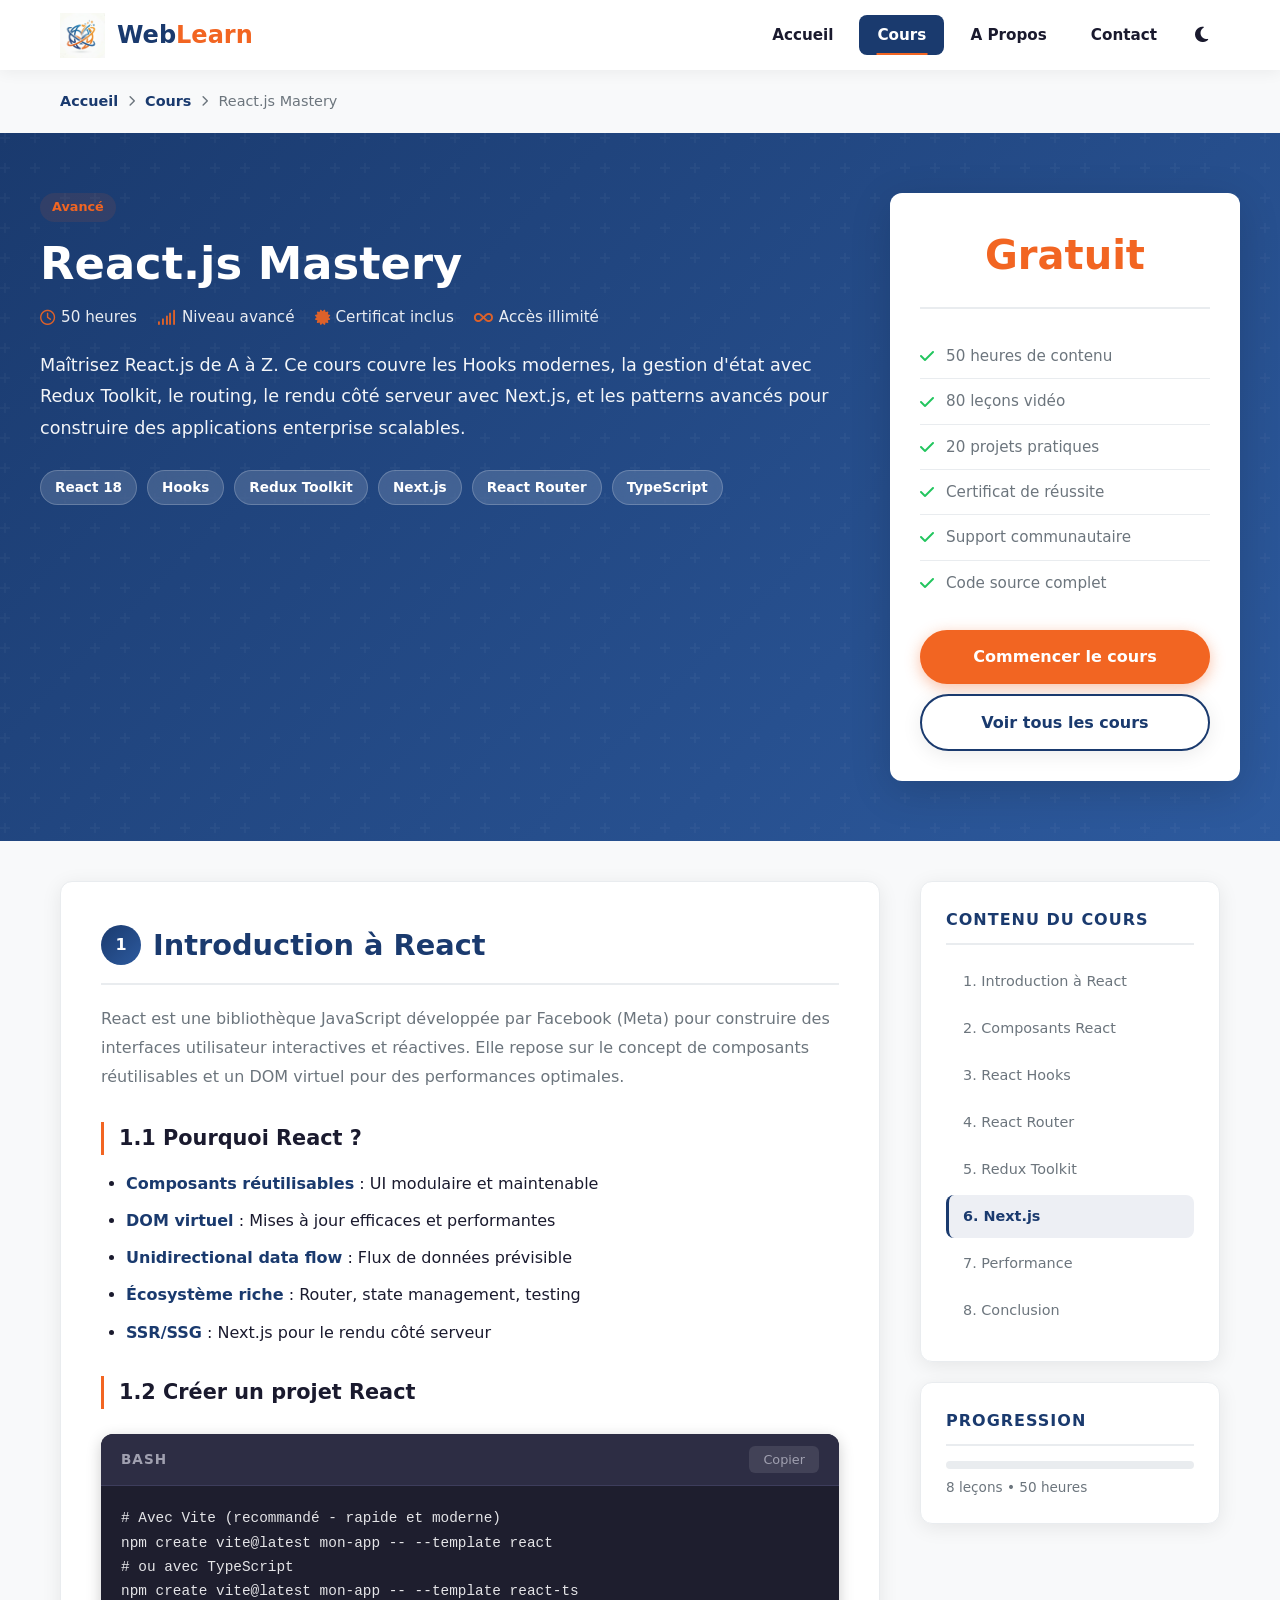
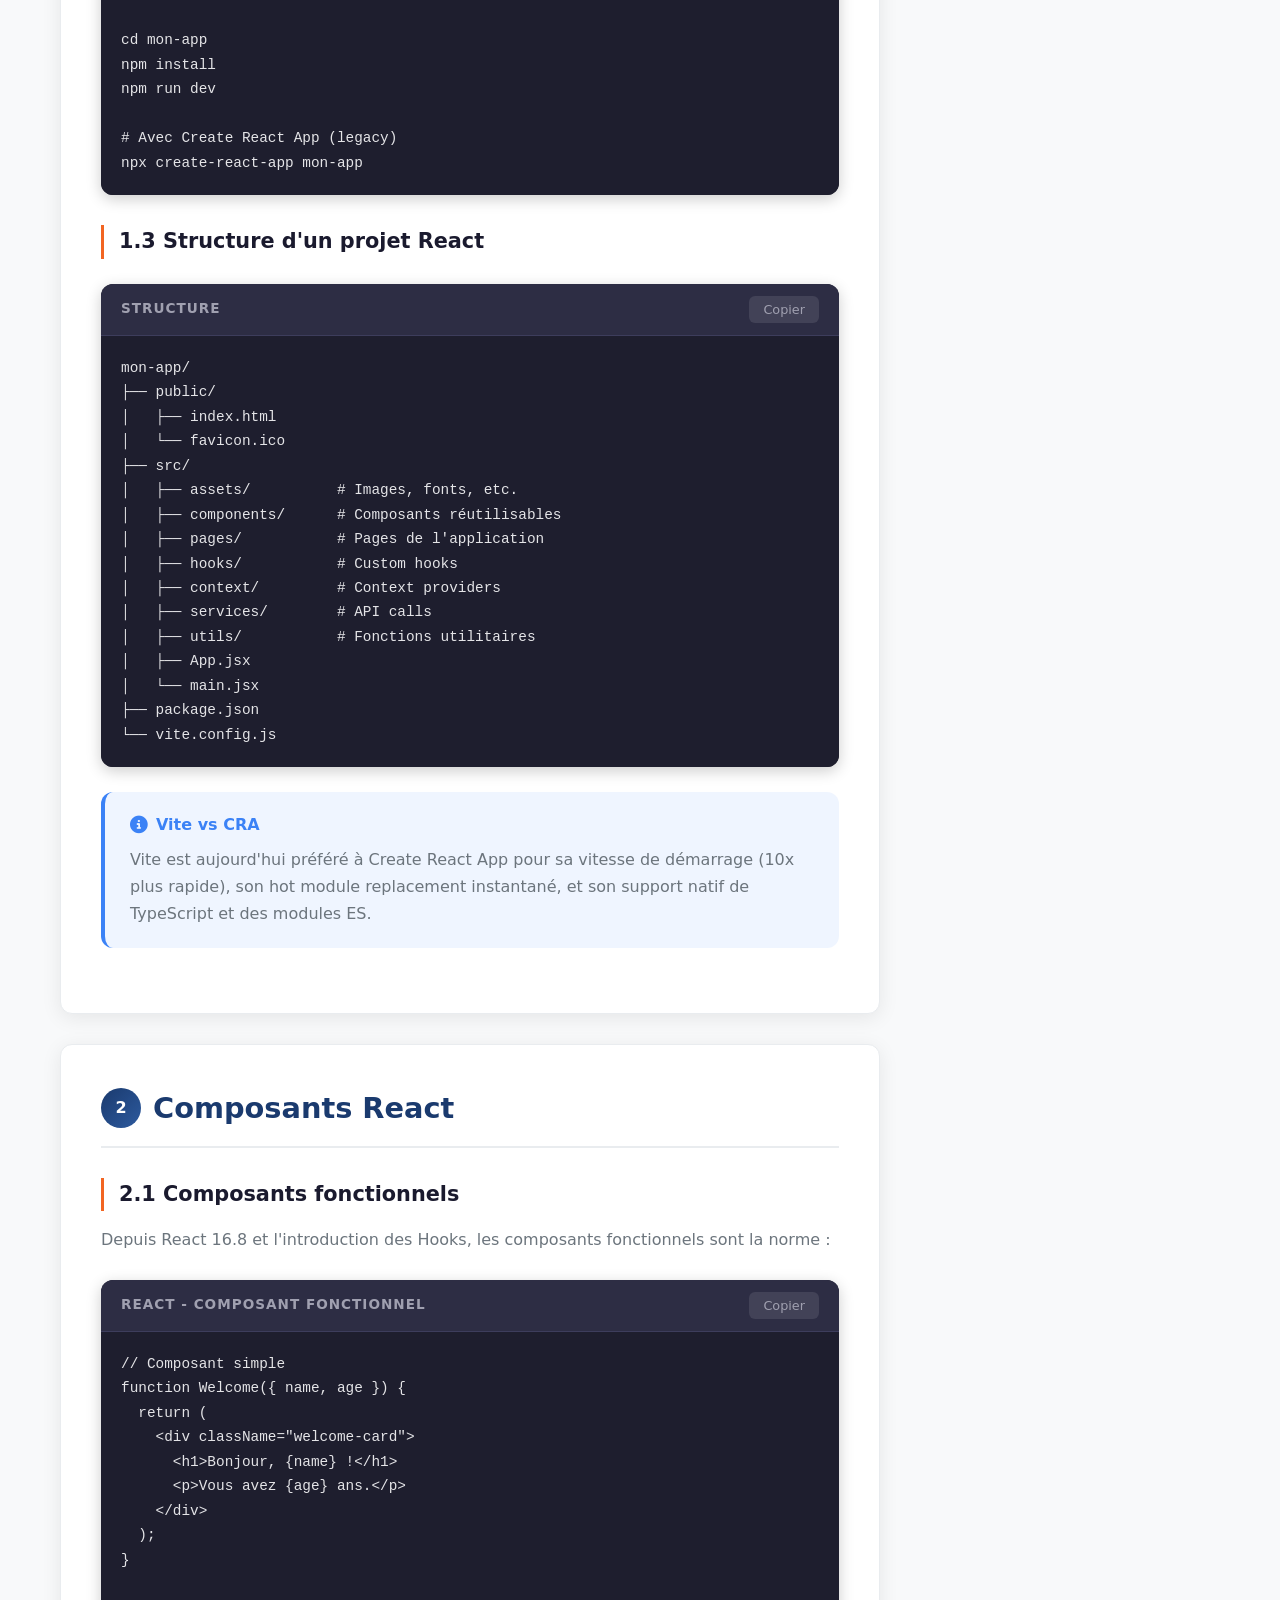
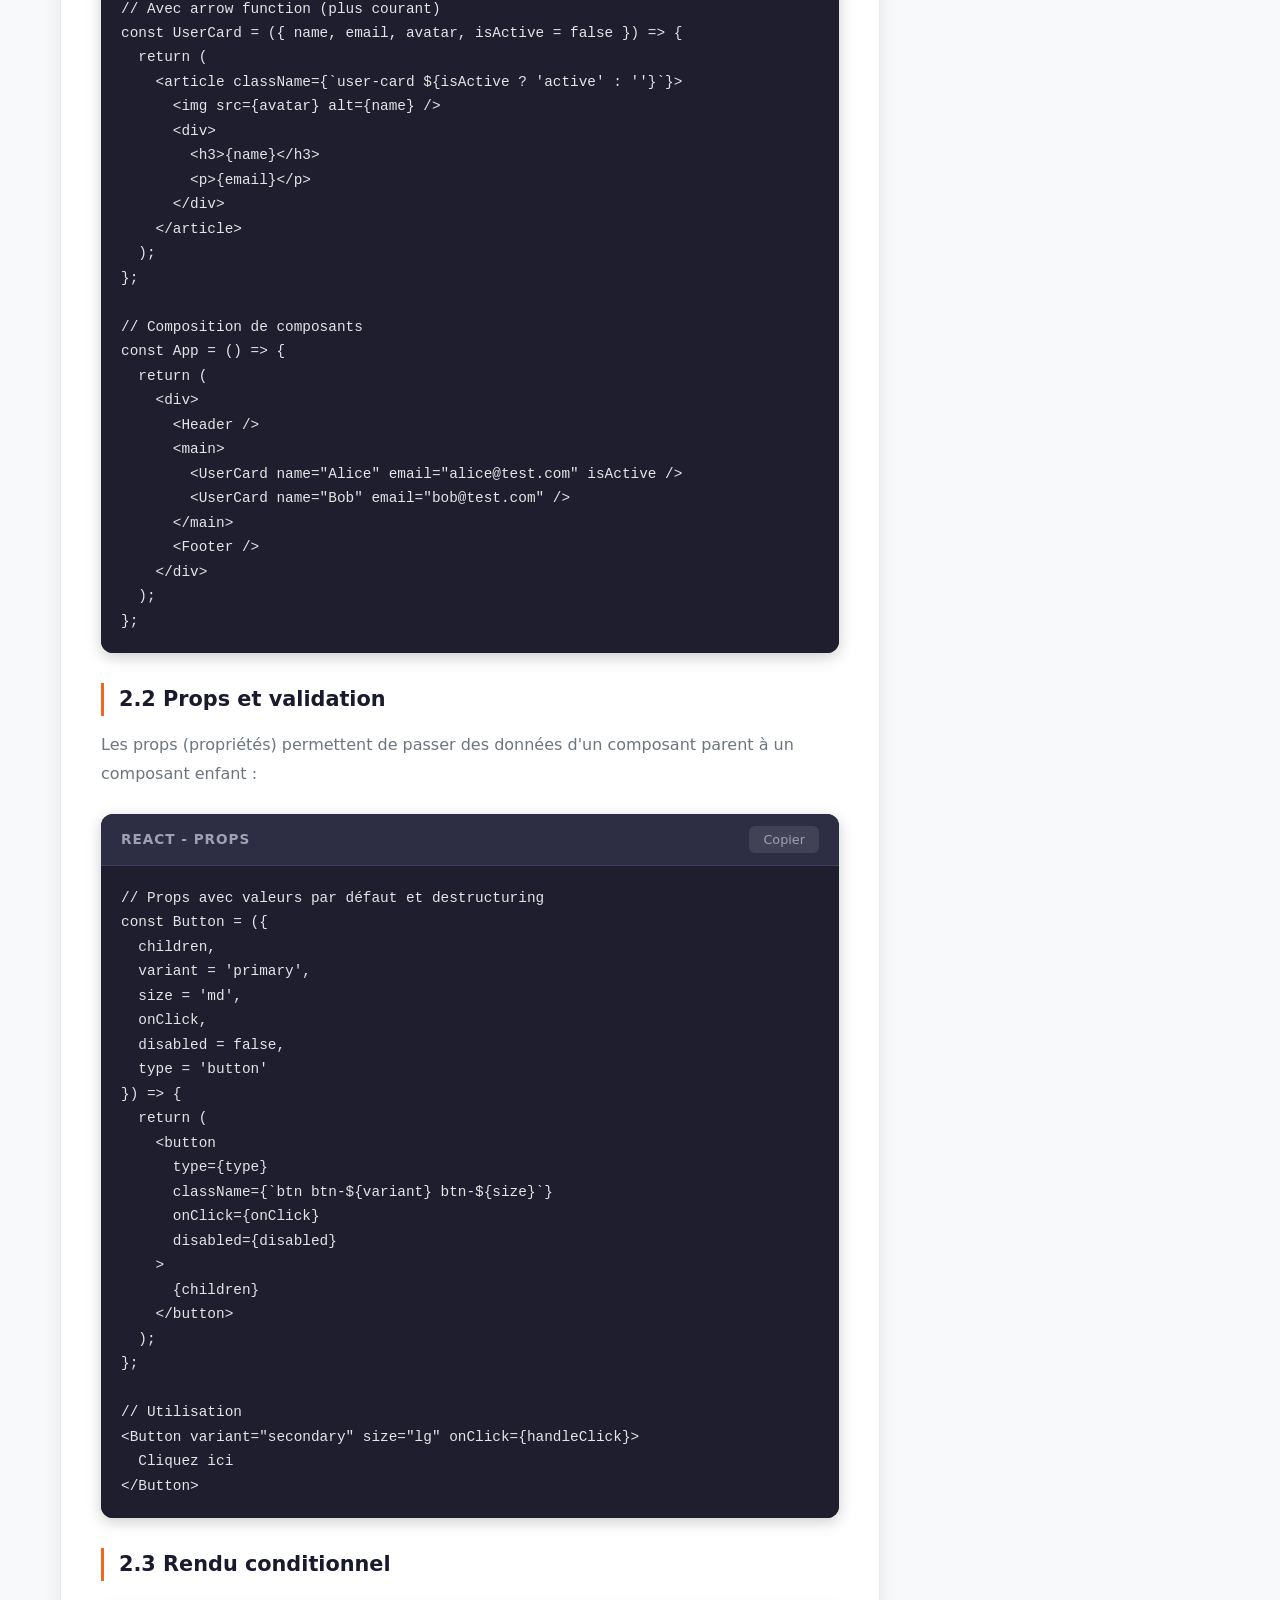
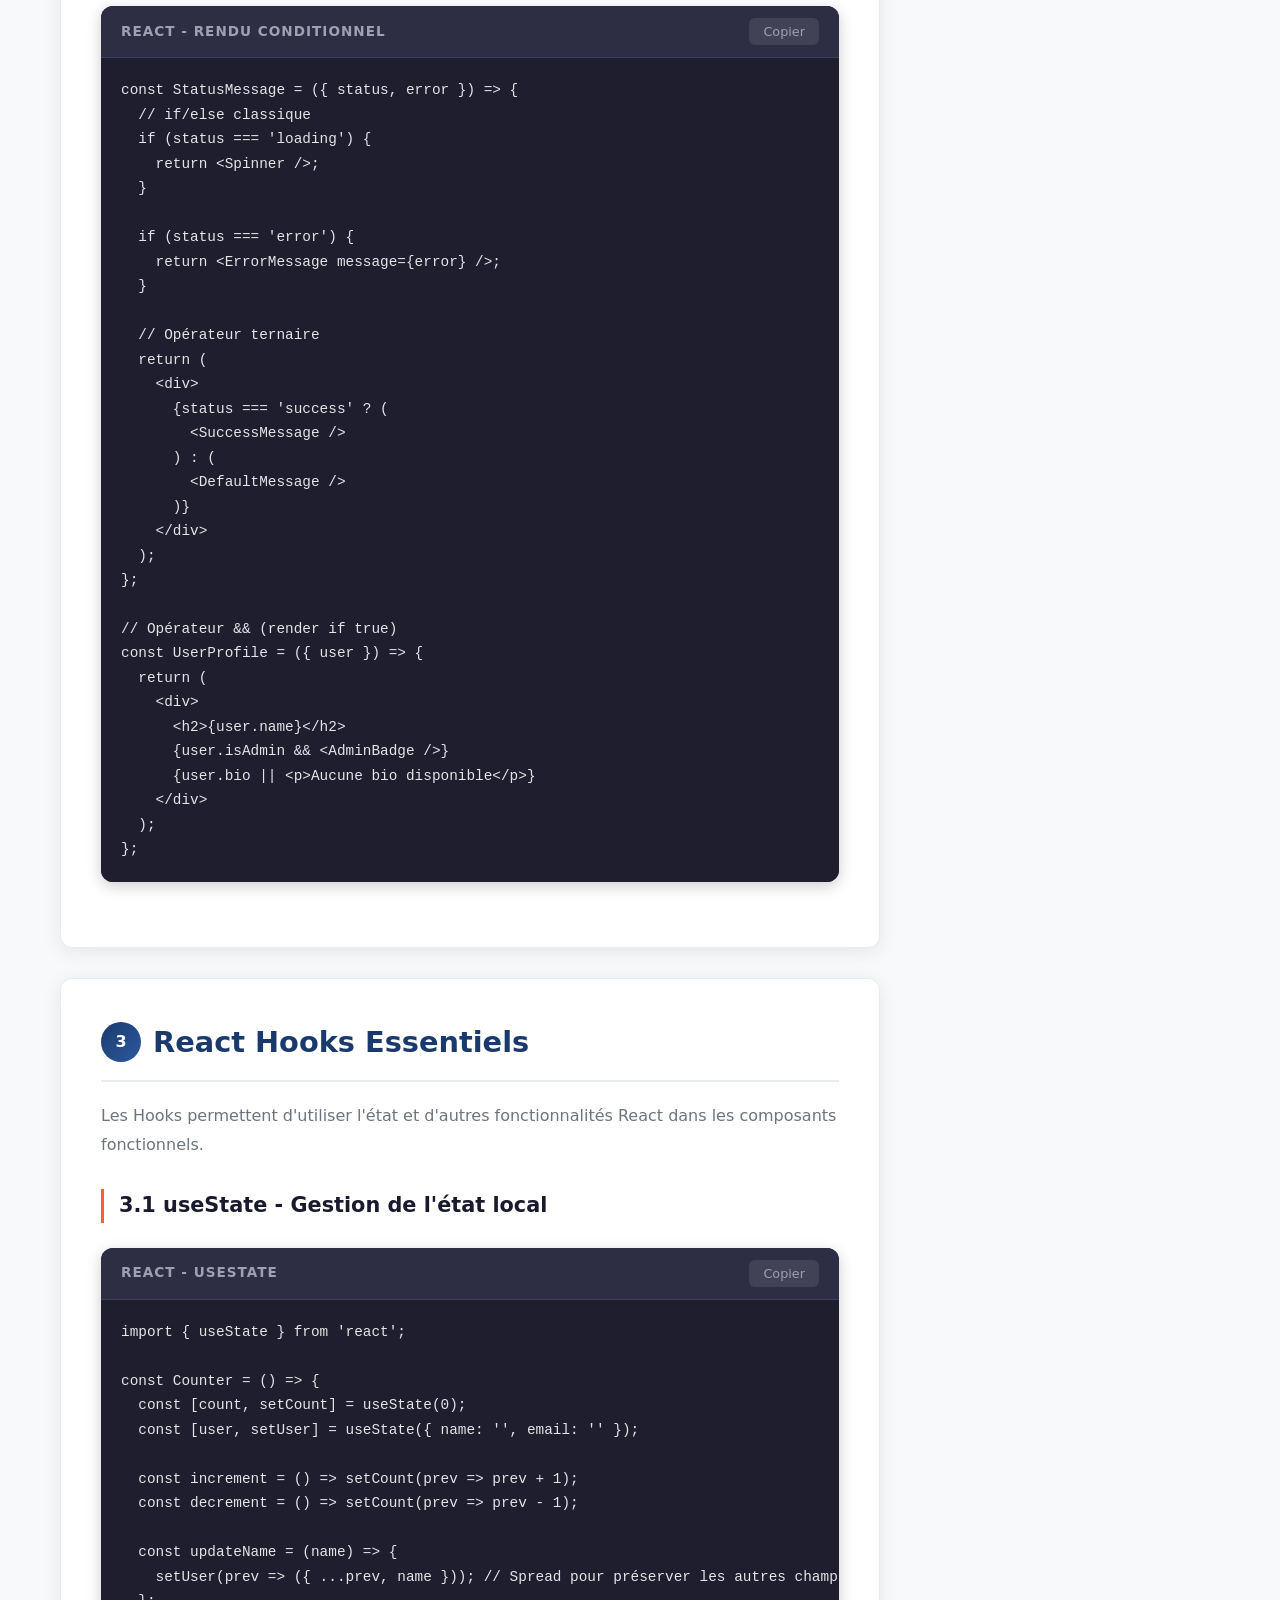
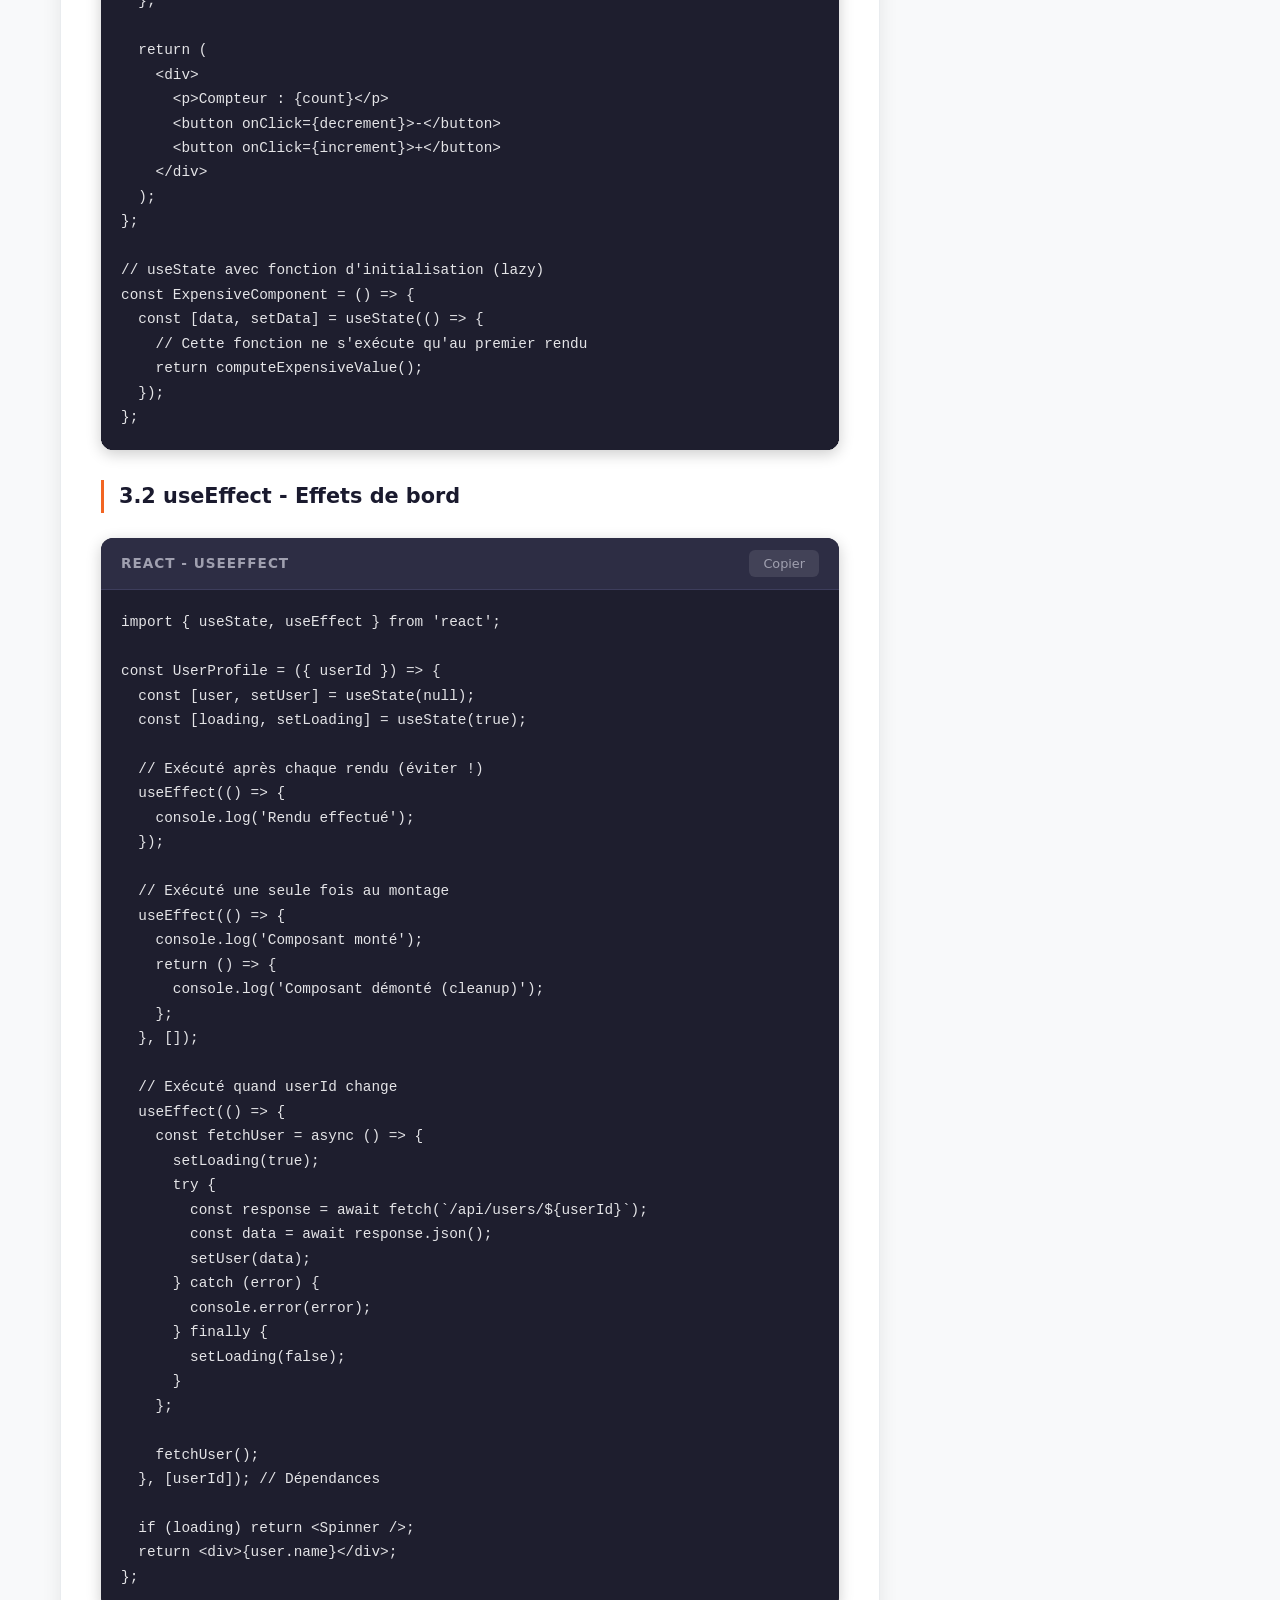
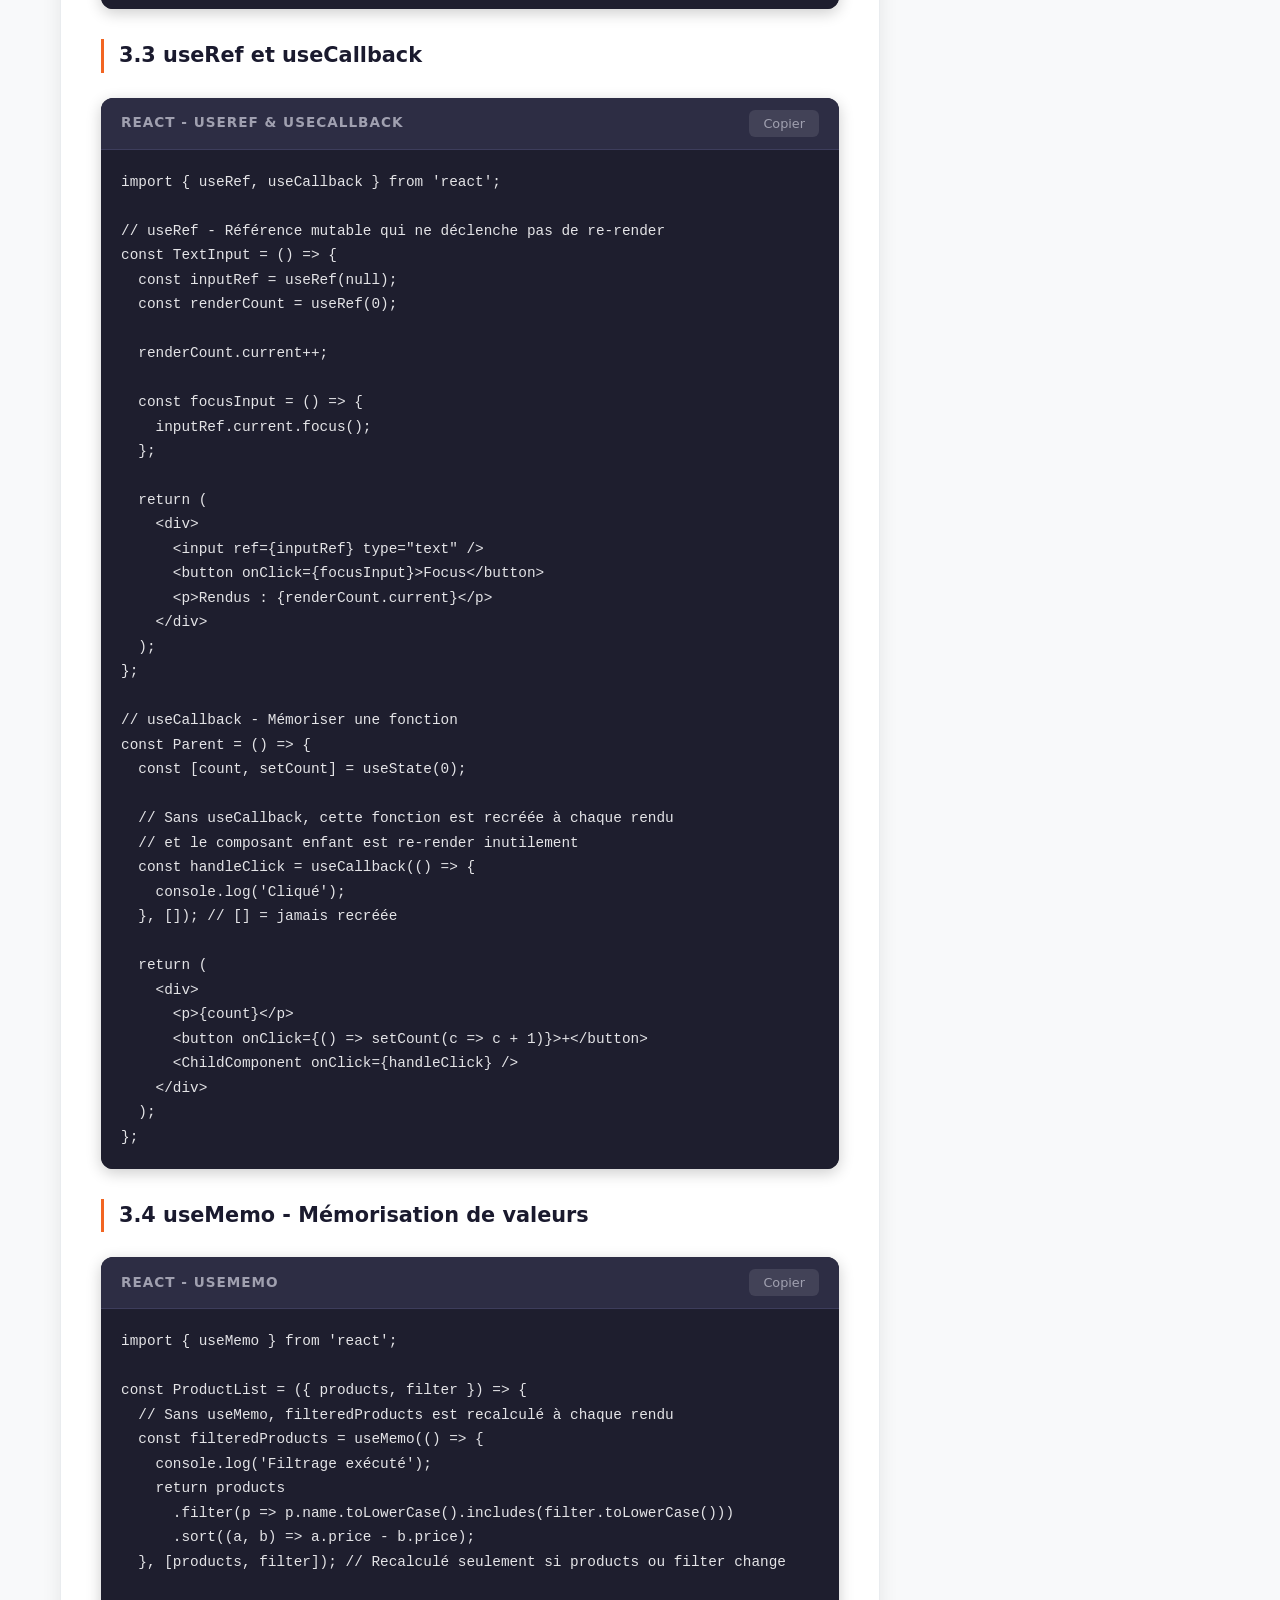
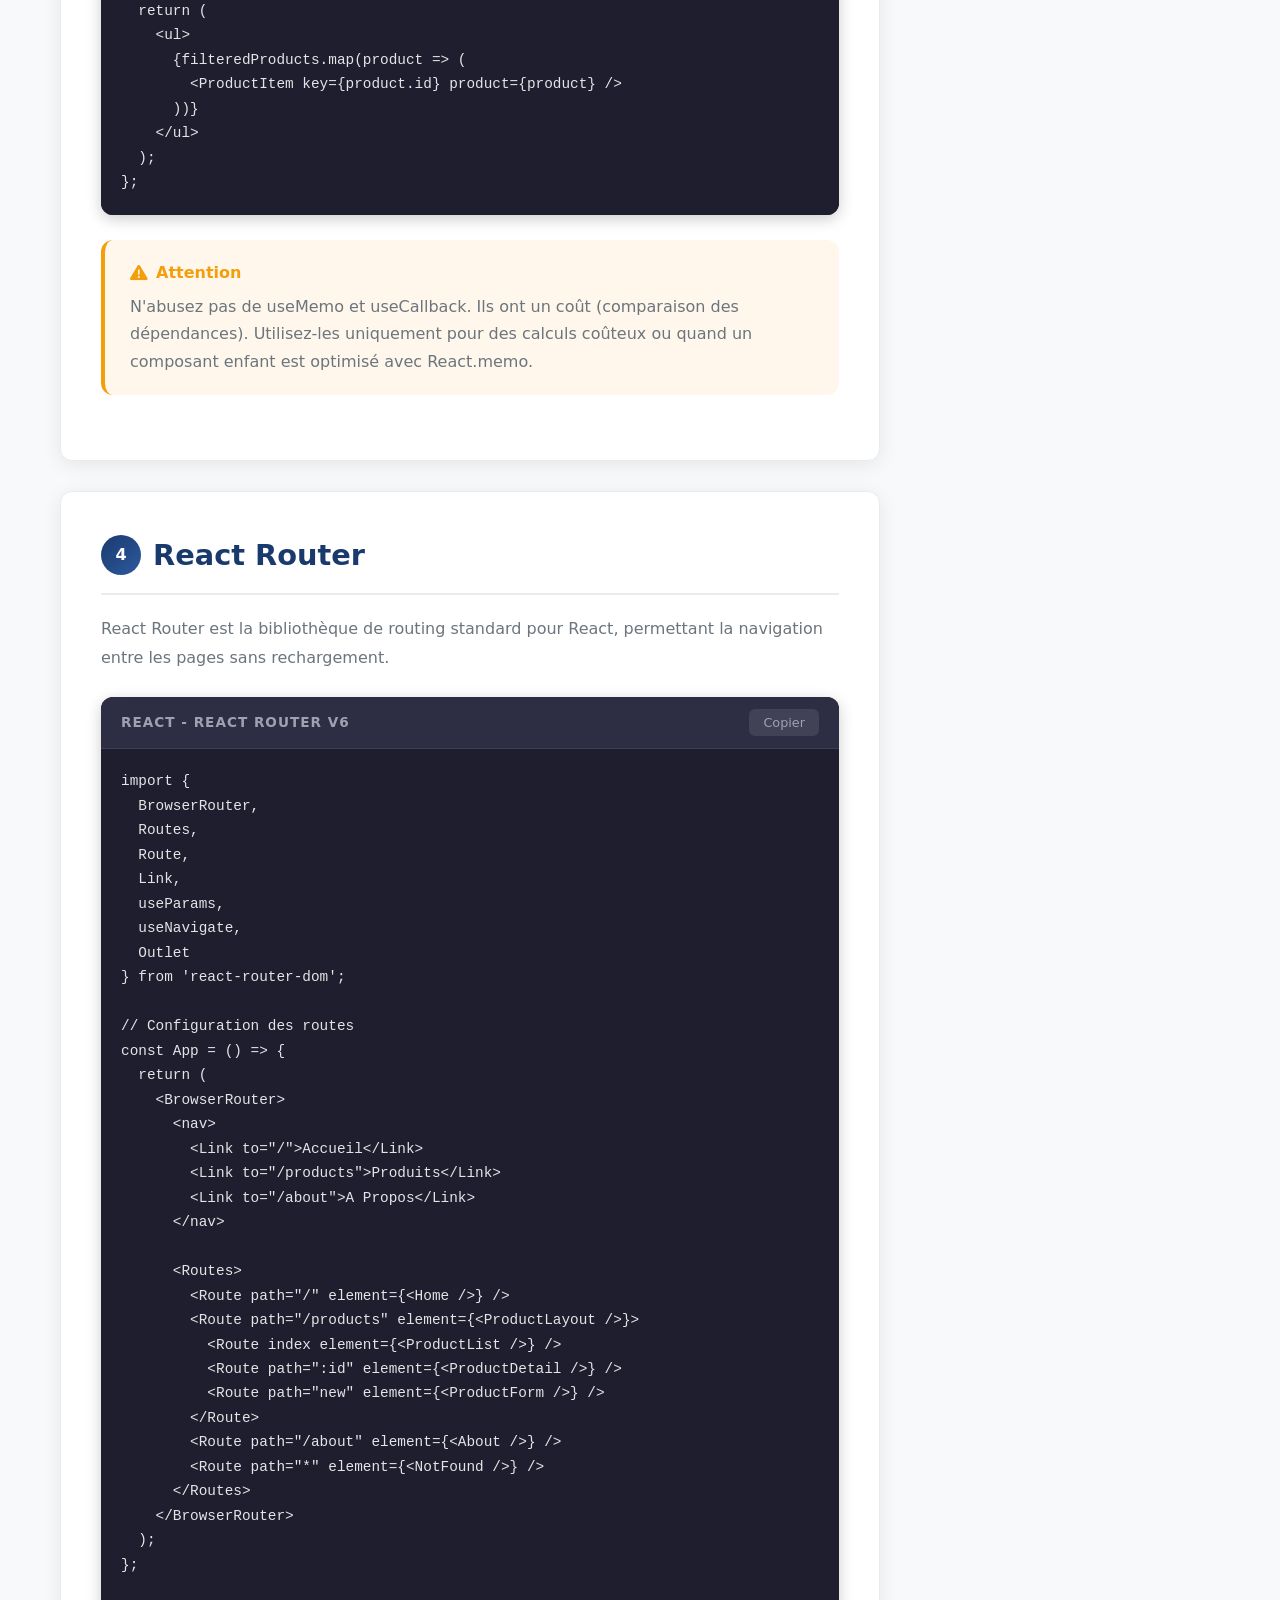
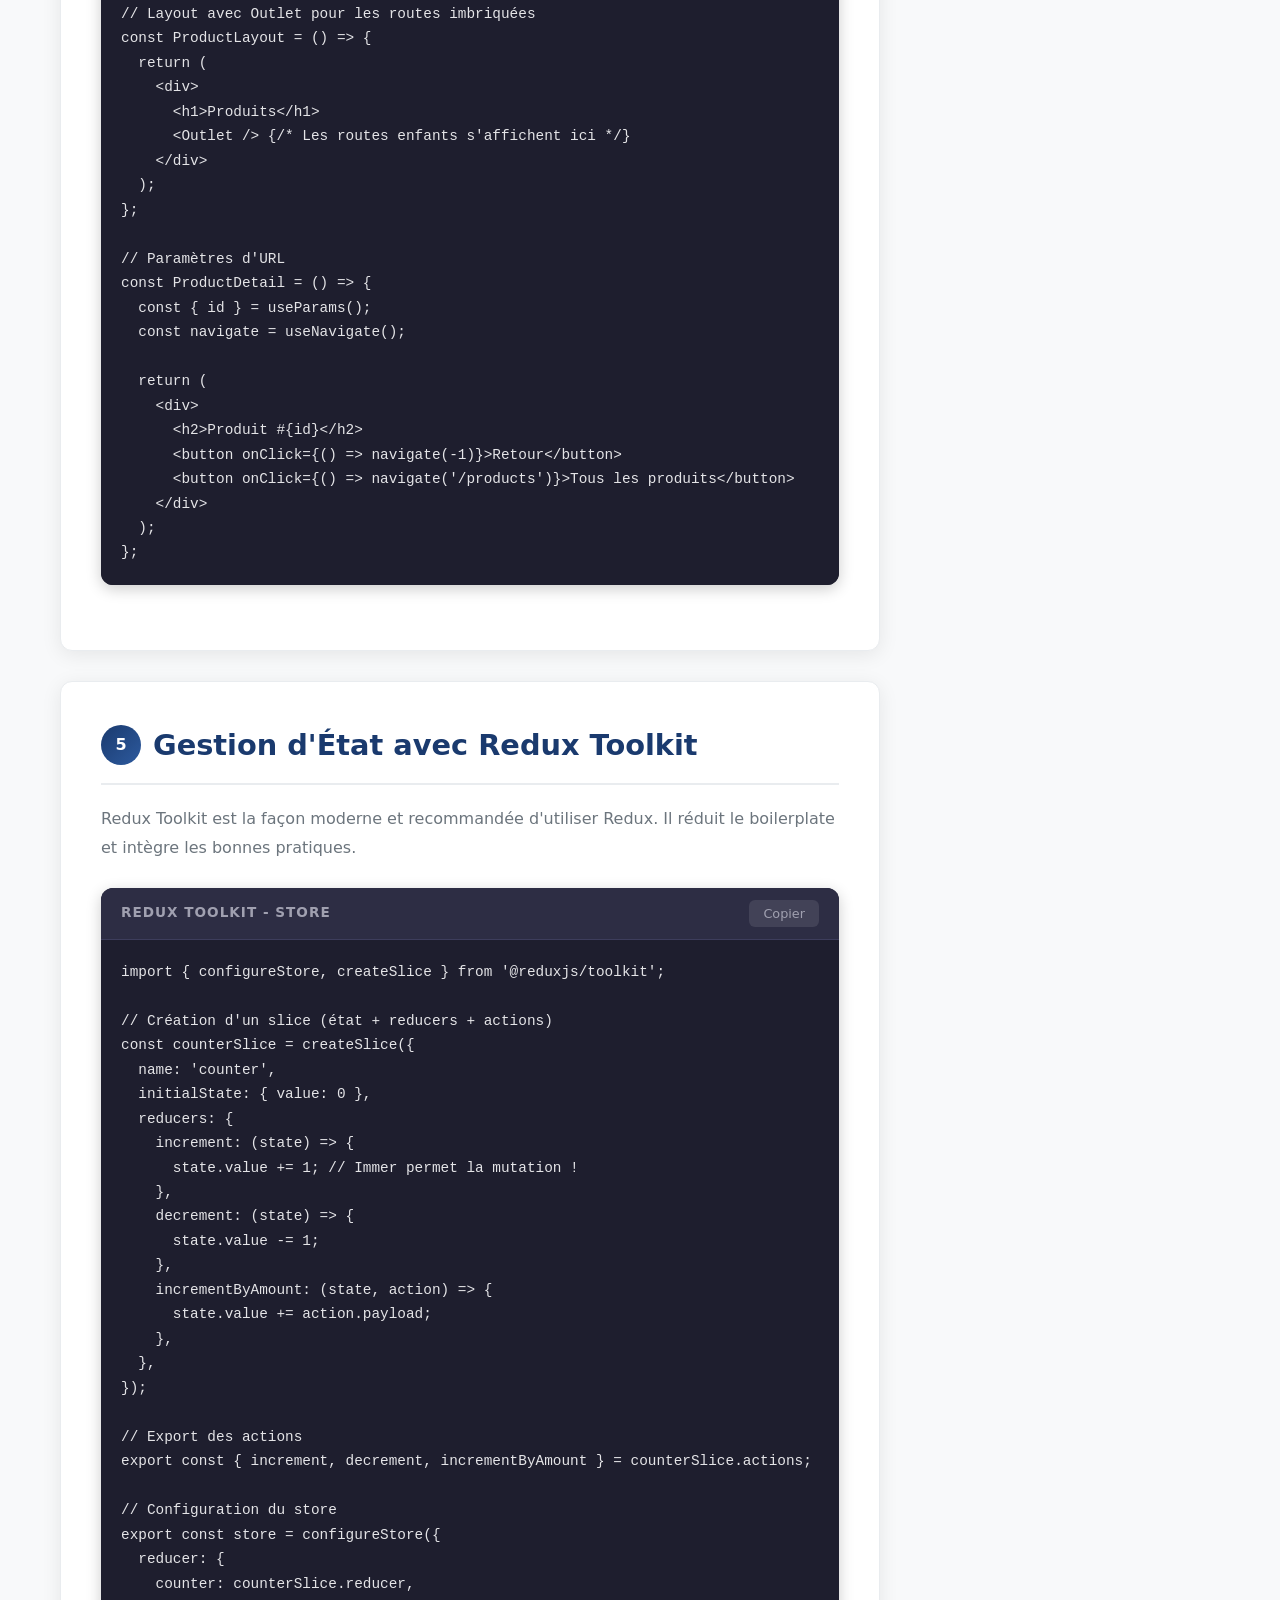
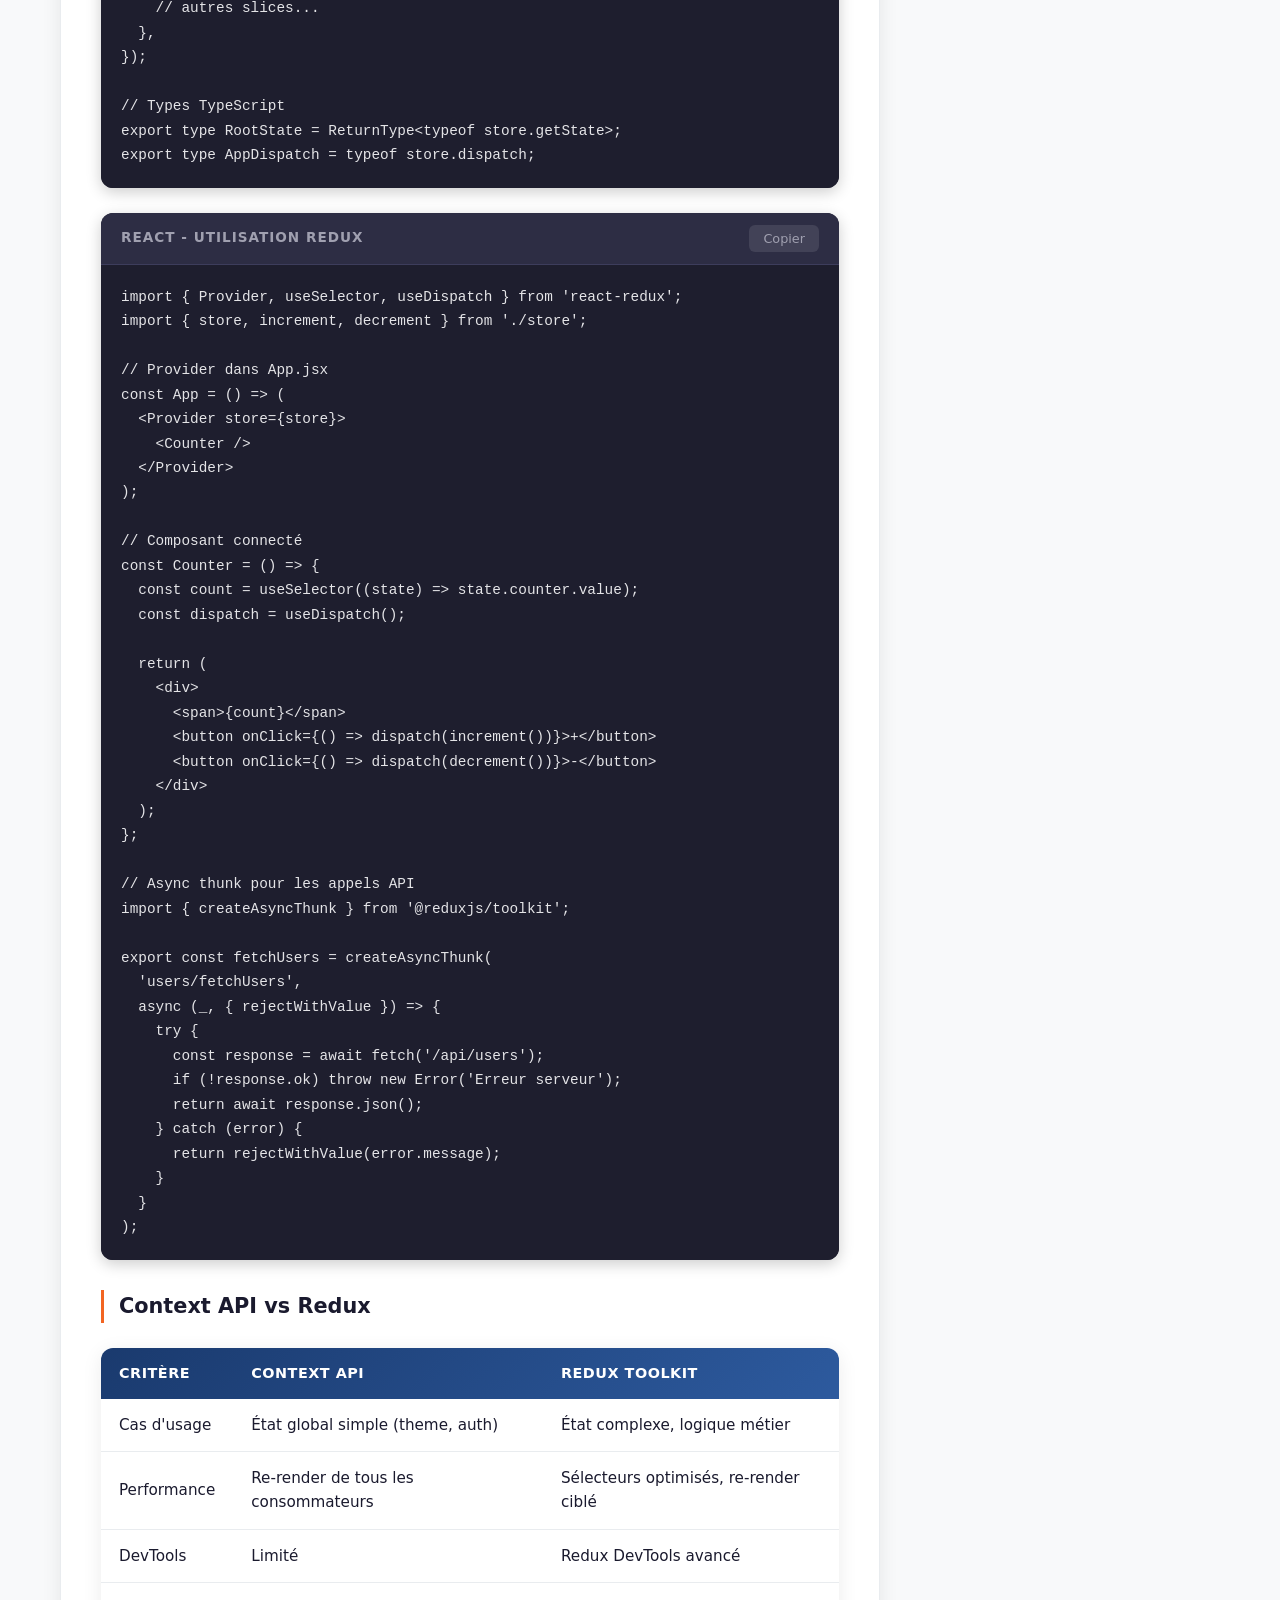
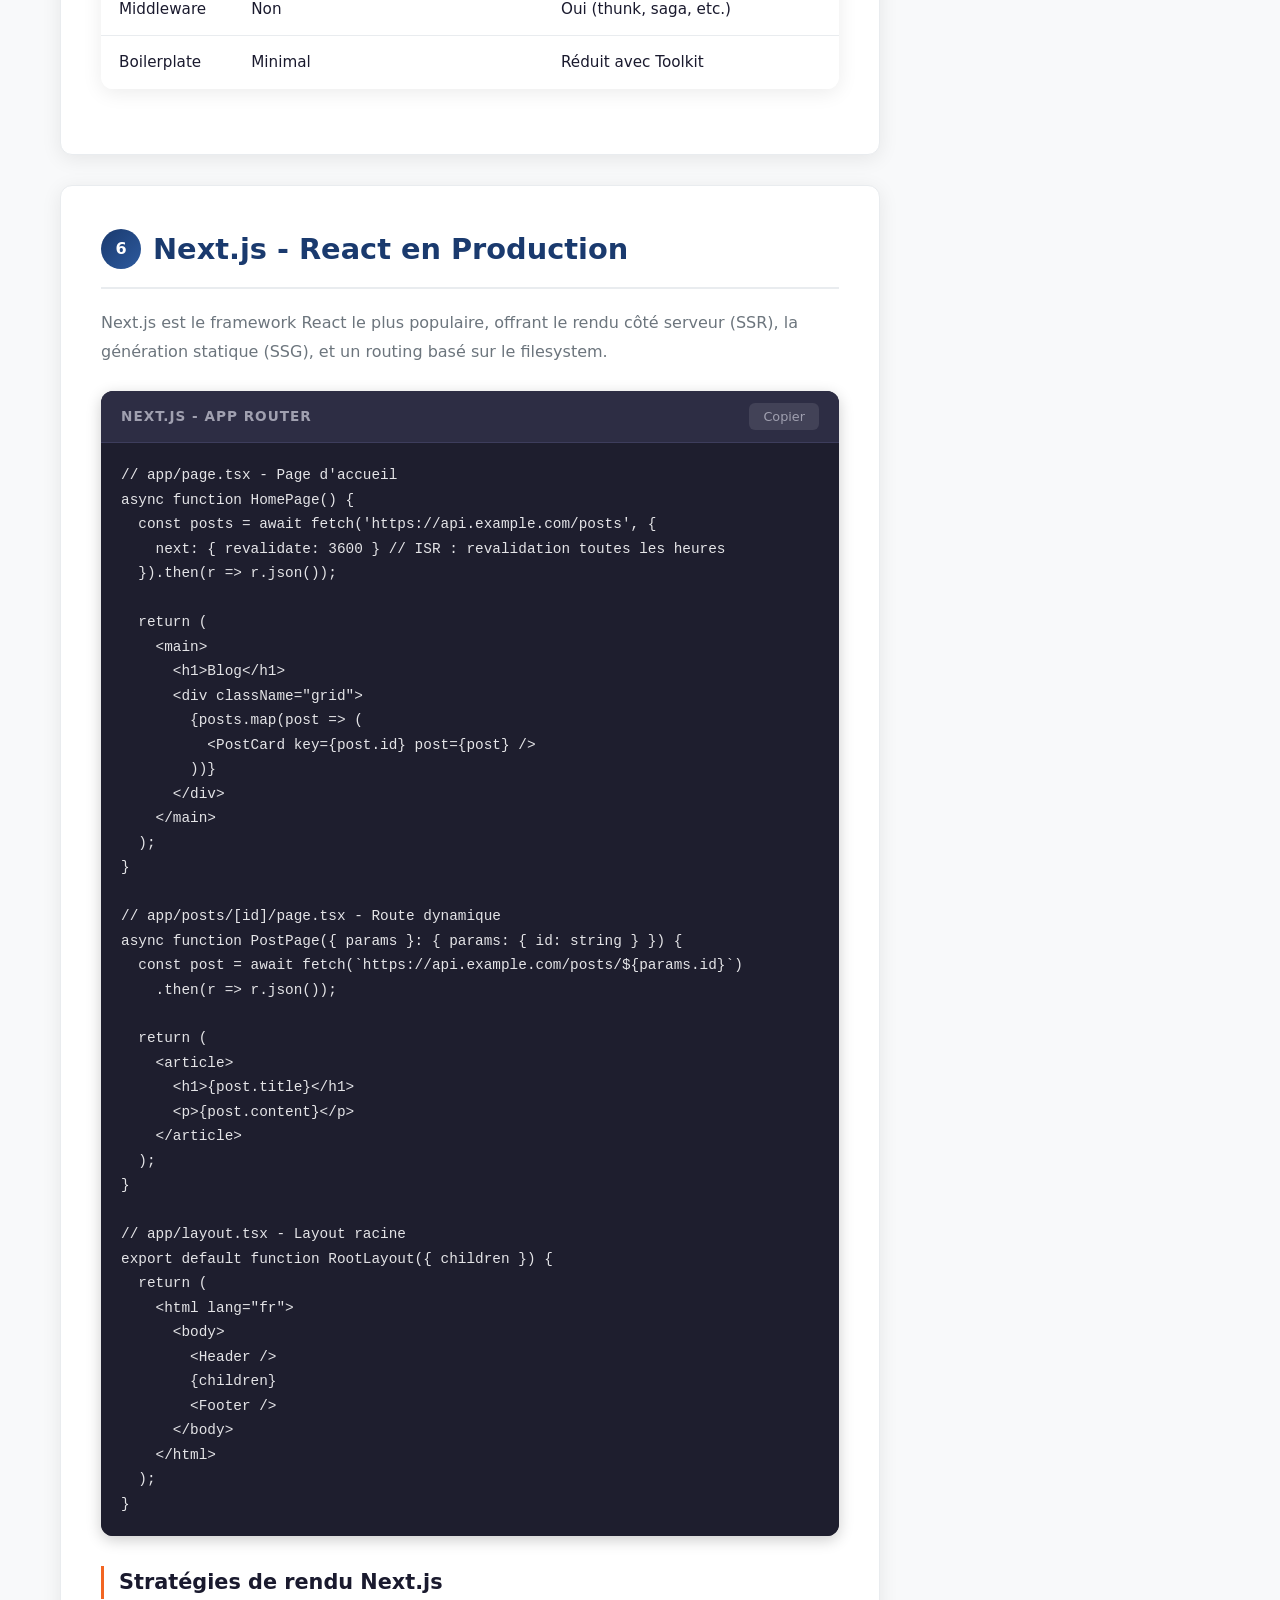
<file: cours-react.html>
<!DOCTYPE html>
<html style="scroll-behavior: smooth" lang="fr">
<head>
    <meta charset="UTF-8">
    <meta name="viewport" content="width=device-width, initial-scale=1.0">
    <title>Cours React.js Mastery - WebLearn | Formation React Hooks & Redux</title>
    <meta name="description" content="Devenez expert React.js : Hooks, Redux, Next.js, architecture d'applications. 50 heures de formation avancée avec projets enterprise.">
    <meta name="keywords" content="React cours, React Hooks, Redux formation, Next.js tutorial, React avancé, state management, React Router">
    <meta name="robots" content="index, follow">
    <link rel="canonical" href="cours-react.html">

    <meta property="og:type" content="article">
    <meta property="og:url" content="cours-react.html">
    <meta property="og:title" content="React.js Mastery - WebLearn">
    <meta property="og:description" content="Formation complète React.js : Hooks, Redux Toolkit, Next.js et architecture d'applications.">
    <meta property="og:image" content="logoWebLearn.png">

    <script type="application/ld+json">
    {
        "@context": "https://schema.org",
        "@type": "Course",
        "name": "React.js Mastery",
        "description": "Devenez expert en React : Hooks, Redux, Next.js et architecture d'applications.",
        "provider": {"@type": "Organization", "name": "WebLearn", "sameAs": "https://"},
        "educationalLevel": "Avancé",
        "timeRequired": "PT50H",
        "isAccessibleForFree": false,
        "coursePrerequisites": "Maîtrise de JavaScript ES6+ et des bases de HTML/CSS",
        "teaches": ["React.js", "React Hooks", "Redux Toolkit", "Next.js", "React Router", "Context API", "Performance Optimization"]
    }
    </script>

    <link rel="stylesheet" href="weblearn.css">
    <link rel="stylesheet" href="https://cdnjs.cloudflare.com/ajax/libs/font-awesome/6.5.0/css/all.min.css">
    <link rel="icon" type="image/png" href="logoWebLearn.png">

</head>
<body>
    <header class="header" role="banner">
        <div class="nav-container">
            <a href="index.html" class="logo" aria-label="WebLearn - Accueil">
                <img src="logoWebLearn.png" alt="WebLearn Logo">
                <div class="logo-text">Web<span>Learn</span></div>
            </a>
            <nav role="navigation" aria-label="Navigation principale">
                <ul class="nav-links" id="navLinks">
                    <li><a href="index.html">Accueil</a></li>
                    <li class="dropdown">
                        <a href="cours.html" class="dropdown-toggle active">Cours</a>
                        <div class="dropdown-menu">
                            <div class="dropdown-header">Développement Web</div>
                            <a href="cours-html-css.html"><i class="fab fa-html5"></i> HTML5 & CSS3</a>
                            <a href="cours-javascript.html"><i class="fab fa-js"></i> JavaScript Moderne</a>
                            <a href="cours-react.html" class="active"><i class="fab fa-react"></i> React.js Mastery</a>
                            <a href="cours-nodejs.html"><i class="fab fa-node-js"></i> Node.js & Express</a>
                            <a href="cours-tailwind.html"><i class="fab fa-css3-alt"></i> Tailwind CSS</a>
                            <a href="cours-angular.html"><i class="fab fa-angular"></i> Angular Complet</a>
                            <div class="dropdown-divider"></div>
                            <div class="dropdown-header">Design & Créativité</div>
                            <a href="cours-figma.html"><i class="fab fa-figma"></i> Figma pour UI/UX</a>
                            <a href="cours-design-graphique.html"><i class="fas fa-paint-brush"></i> Design Graphique</a>
                            <a href="cours-mobile-first.html"><i class="fas fa-mobile-alt"></i> Design Mobile First</a>
                        </div>
                    </li>
                    <li><a href="apropos.html">A Propos</a></li>
                    <li><a href="contact.html">Contact</a></li>
                    <li><button class="dark-mode-toggle" onclick="toggleDarkMode()" aria-label="Activer/Désactiver le mode nuit"><i class="fas fa-moon" id="darkModeIcon"></i></button></li>
                </ul>
            </nav>
            <button class="mobile-toggle" onclick="toggleMenu()" aria-label="Menu mobile"><i class="fas fa-bars"></i></button>
        </div>
    </header>

    <main>
        <nav class="breadcrumb" aria-label="Fil d'Ariane">
            <a href="index.html">Accueil</a>
            <i class="fas fa-chevron-right" aria-hidden="true"></i>
            <a href="cours.html">Cours</a>
            <i class="fas fa-chevron-right" aria-hidden="true"></i>
            <span>React.js Mastery</span>
        </nav>

        <div class="course-detail-header">
            <div class="container">
                <div>
                    <span class="course-tag" style="margin-bottom: 15px; display: inline-block;">Avancé</span>
                    <h1>React.js Mastery</h1>
                    <div class="course-meta-header">
                        <span><i class="far fa-clock" aria-hidden="true"></i> 50 heures</span>
                        <span><i class="fas fa-signal" aria-hidden="true"></i> Niveau avancé</span>
                        <span><i class="fas fa-certificate" aria-hidden="true"></i> Certificat inclus</span>
                        <span><i class="fas fa-infinity" aria-hidden="true"></i> Accès illimité</span>
                    </div>
                    <p class="course-description">
                        Maîtrisez React.js de A à Z. Ce cours couvre les Hooks modernes, la gestion d'état avec Redux Toolkit, le routing, le rendu côté serveur avec Next.js, et les patterns avancés pour construire des applications enterprise scalables.
                    </p>
                    <div class="course-tags">
                        <span>React 18</span>
                        <span>Hooks</span>
                        <span>Redux Toolkit</span>
                        <span>Next.js</span>
                        <span>React Router</span>
                        <span>TypeScript</span>
                    </div>
                </div>
                <div class="course-card-sidebar">
                    <div class="price">Gratuit</div>
                    <ul class="features">
                        <li><i class="fas fa-check" aria-hidden="true"></i> 50 heures de contenu</li>
                        <li><i class="fas fa-check" aria-hidden="true"></i> 80 leçons vidéo</li>
                        <li><i class="fas fa-check" aria-hidden="true"></i> 20 projets pratiques</li>
                        <li><i class="fas fa-check" aria-hidden="true"></i> Certificat de réussite</li>
                        <li><i class="fas fa-check" aria-hidden="true"></i> Support communautaire</li>
                        <li><i class="fas fa-check" aria-hidden="true"></i> Code source complet</li>
                    </ul>
                    <a href="#contenu" class="btn btn-primary" style="width: 100%; text-align: center; margin-bottom: 10px;">Commencer le cours</a>
                    <a href="cours.html" class="btn btn-secondary" style="width: 100%; text-align: center;">Voir tous les cours</a>
                </div>
            </div>
        </div>

        <div class="course-content" id="contenu">
            <div class="course-main">
                <section class="lesson-section" id="intro-react" aria-labelledby="intro-react-title">
                    <h2 id="intro-react-title"><span class="lesson-number">1</span> Introduction à React</h2>
                    <p>React est une bibliothèque JavaScript développée par Facebook (Meta) pour construire des interfaces utilisateur interactives et réactives. Elle repose sur le concept de composants réutilisables et un DOM virtuel pour des performances optimales.</p>

                    <h3>1.1 Pourquoi React ?</h3>
                    <ul>
                        <li><strong>Composants réutilisables</strong> : UI modulaire et maintenable</li>
                        <li><strong>DOM virtuel</strong> : Mises à jour efficaces et performantes</li>
                        <li><strong>Unidirectional data flow</strong> : Flux de données prévisible</li>
                        <li><strong>Écosystème riche</strong> : Router, state management, testing</li>
                        <li><strong>SSR/SSG</strong> : Next.js pour le rendu côté serveur</li>
                    </ul>

                    <h3>1.2 Créer un projet React</h3>

                    <div class="code-block">
                        <div class="code-header">
                            <span>Bash</span>
                            <button class="copy-btn" onclick="copyCode(this)">Copier</button>
                        </div>
                        <pre># Avec Vite (recommandé - rapide et moderne)
npm create vite@latest mon-app -- --template react
# ou avec TypeScript
npm create vite@latest mon-app -- --template react-ts

cd mon-app
npm install
npm run dev

# Avec Create React App (legacy)
npx create-react-app mon-app</pre>
                    </div>

                    <h3>1.3 Structure d'un projet React</h3>

                    <div class="code-block">
                        <div class="code-header">
                            <span>Structure</span>
                            <button class="copy-btn" onclick="copyCode(this)">Copier</button>
                        </div>
                        <pre>mon-app/
├── public/
│   ├── index.html
│   └── favicon.ico
├── src/
│   ├── assets/          # Images, fonts, etc.
│   ├── components/      # Composants réutilisables
│   ├── pages/           # Pages de l'application
│   ├── hooks/           # Custom hooks
│   ├── context/         # Context providers
│   ├── services/        # API calls
│   ├── utils/           # Fonctions utilitaires
│   ├── App.jsx
│   └── main.jsx
├── package.json
└── vite.config.js</pre>
                    </div>

                    <div class="info-box info">
                        <strong><i class="fas fa-info-circle" aria-hidden="true"></i> Vite vs CRA</strong>
                        <p>Vite est aujourd'hui préféré à Create React App pour sa vitesse de démarrage (10x plus rapide), son hot module replacement instantané, et son support natif de TypeScript et des modules ES.</p>
                    </div>
                </section>

                <section class="lesson-section" id="composants" aria-labelledby="composants-title">
                    <h2 id="composants-title"><span class="lesson-number">2</span> Composants React</h2>

                    <h3>2.1 Composants fonctionnels</h3>
                    <p>Depuis React 16.8 et l'introduction des Hooks, les composants fonctionnels sont la norme :</p>

                    <div class="code-block">
                        <div class="code-header">
                            <span>React - Composant Fonctionnel</span>
                            <button class="copy-btn" onclick="copyCode(this)">Copier</button>
                        </div>
                        <pre>// Composant simple
function Welcome({ name, age }) {
  return (
    &lt;div className="welcome-card"&gt;
      &lt;h1&gt;Bonjour, {name} !&lt;/h1&gt;
      &lt;p&gt;Vous avez {age} ans.&lt;/p&gt;
    &lt;/div&gt;
  );
}

// Avec arrow function (plus courant)
const UserCard = ({ name, email, avatar, isActive = false }) => {
  return (
    &lt;article className={`user-card ${isActive ? 'active' : ''}`}&gt;
      &lt;img src={avatar} alt={name} /&gt;
      &lt;div&gt;
        &lt;h3&gt;{name}&lt;/h3&gt;
        &lt;p&gt;{email}&lt;/p&gt;
      &lt;/div&gt;
    &lt;/article&gt;
  );
};

// Composition de composants
const App = () => {
  return (
    &lt;div&gt;
      &lt;Header /&gt;
      &lt;main&gt;
        &lt;UserCard name="Alice" email="alice@test.com" isActive /&gt;
        &lt;UserCard name="Bob" email="bob@test.com" /&gt;
      &lt;/main&gt;
      &lt;Footer /&gt;
    &lt;/div&gt;
  );
};</pre>
                    </div>

                    <h3>2.2 Props et validation</h3>
                    <p>Les props (propriétés) permettent de passer des données d'un composant parent à un composant enfant :</p>

                    <div class="code-block">
                        <div class="code-header">
                            <span>React - Props</span>
                            <button class="copy-btn" onclick="copyCode(this)">Copier</button>
                        </div>
                        <pre>// Props avec valeurs par défaut et destructuring
const Button = ({ 
  children, 
  variant = 'primary', 
  size = 'md',
  onClick,
  disabled = false,
  type = 'button'
}) => {
  return (
    &lt;button
      type={type}
      className={`btn btn-${variant} btn-${size}`}
      onClick={onClick}
      disabled={disabled}
    &gt;
      {children}
    &lt;/button&gt;
  );
};

// Utilisation
&lt;Button variant="secondary" size="lg" onClick={handleClick}&gt;
  Cliquez ici
&lt;/Button&gt;</pre>
                    </div>

                    <h3>2.3 Rendu conditionnel</h3>

                    <div class="code-block">
                        <div class="code-header">
                            <span>React - Rendu Conditionnel</span>
                            <button class="copy-btn" onclick="copyCode(this)">Copier</button>
                        </div>
                        <pre>const StatusMessage = ({ status, error }) => {
  // if/else classique
  if (status === 'loading') {
    return &lt;Spinner /&gt;;
  }

  if (status === 'error') {
    return &lt;ErrorMessage message={error} /&gt;;
  }

  // Opérateur ternaire
  return (
    &lt;div&gt;
      {status === 'success' ? (
        &lt;SuccessMessage /&gt;
      ) : (
        &lt;DefaultMessage /&gt;
      )}
    &lt;/div&gt;
  );
};

// Opérateur && (render if true)
const UserProfile = ({ user }) => {
  return (
    &lt;div&gt;
      &lt;h2&gt;{user.name}&lt;/h2&gt;
      {user.isAdmin && &lt;AdminBadge /&gt;}
      {user.bio || &lt;p&gt;Aucune bio disponible&lt;/p&gt;}
    &lt;/div&gt;
  );
};</pre>
                    </div>
                </section>

                <section class="lesson-section" id="hooks" aria-labelledby="hooks-title">
                    <h2 id="hooks-title"><span class="lesson-number">3</span> React Hooks Essentiels</h2>
                    <p>Les Hooks permettent d'utiliser l'état et d'autres fonctionnalités React dans les composants fonctionnels.</p>

                    <h3>3.1 useState - Gestion de l'état local</h3>

                    <div class="code-block">
                        <div class="code-header">
                            <span>React - useState</span>
                            <button class="copy-btn" onclick="copyCode(this)">Copier</button>
                        </div>
                        <pre>import { useState } from 'react';

const Counter = () => {
  const [count, setCount] = useState(0);
  const [user, setUser] = useState({ name: '', email: '' });

  const increment = () => setCount(prev => prev + 1);
  const decrement = () => setCount(prev => prev - 1);

  const updateName = (name) => {
    setUser(prev => ({ ...prev, name })); // Spread pour préserver les autres champs
  };

  return (
    &lt;div&gt;
      &lt;p&gt;Compteur : {count}&lt;/p&gt;
      &lt;button onClick={decrement}&gt;-&lt;/button&gt;
      &lt;button onClick={increment}&gt;+&lt;/button&gt;
    &lt;/div&gt;
  );
};

// useState avec fonction d'initialisation (lazy)
const ExpensiveComponent = () => {
  const [data, setData] = useState(() => {
    // Cette fonction ne s'exécute qu'au premier rendu
    return computeExpensiveValue();
  });
};</pre>
                    </div>

                    <h3>3.2 useEffect - Effets de bord</h3>

                    <div class="code-block">
                        <div class="code-header">
                            <span>React - useEffect</span>
                            <button class="copy-btn" onclick="copyCode(this)">Copier</button>
                        </div>
                        <pre>import { useState, useEffect } from 'react';

const UserProfile = ({ userId }) => {
  const [user, setUser] = useState(null);
  const [loading, setLoading] = useState(true);

  // Exécuté après chaque rendu (éviter !)
  useEffect(() => {
    console.log('Rendu effectué');
  });

  // Exécuté une seule fois au montage
  useEffect(() => {
    console.log('Composant monté');
    return () => {
      console.log('Composant démonté (cleanup)');
    };
  }, []);

  // Exécuté quand userId change
  useEffect(() => {
    const fetchUser = async () => {
      setLoading(true);
      try {
        const response = await fetch(`/api/users/${userId}`);
        const data = await response.json();
        setUser(data);
      } catch (error) {
        console.error(error);
      } finally {
        setLoading(false);
      }
    };

    fetchUser();
  }, [userId]); // Dépendances

  if (loading) return &lt;Spinner /&gt;;
  return &lt;div&gt;{user.name}&lt;/div&gt;;
};</pre>
                    </div>

                    <h3>3.3 useRef et useCallback</h3>

                    <div class="code-block">
                        <div class="code-header">
                            <span>React - useRef & useCallback</span>
                            <button class="copy-btn" onclick="copyCode(this)">Copier</button>
                        </div>
                        <pre>import { useRef, useCallback } from 'react';

// useRef - Référence mutable qui ne déclenche pas de re-render
const TextInput = () => {
  const inputRef = useRef(null);
  const renderCount = useRef(0);

  renderCount.current++;

  const focusInput = () => {
    inputRef.current.focus();
  };

  return (
    &lt;div&gt;
      &lt;input ref={inputRef} type="text" /&gt;
      &lt;button onClick={focusInput}&gt;Focus&lt;/button&gt;
      &lt;p&gt;Rendus : {renderCount.current}&lt;/p&gt;
    &lt;/div&gt;
  );
};

// useCallback - Mémoriser une fonction
const Parent = () => {
  const [count, setCount] = useState(0);

  // Sans useCallback, cette fonction est recréée à chaque rendu
  // et le composant enfant est re-render inutilement
  const handleClick = useCallback(() => {
    console.log('Cliqué');
  }, []); // [] = jamais recréée

  return (
    &lt;div&gt;
      &lt;p&gt;{count}&lt;/p&gt;
      &lt;button onClick={() => setCount(c => c + 1)}&gt;+&lt;/button&gt;
      &lt;ChildComponent onClick={handleClick} /&gt;
    &lt;/div&gt;
  );
};</pre>
                    </div>

                    <h3>3.4 useMemo - Mémorisation de valeurs</h3>

                    <div class="code-block">
                        <div class="code-header">
                            <span>React - useMemo</span>
                            <button class="copy-btn" onclick="copyCode(this)">Copier</button>
                        </div>
                        <pre>import { useMemo } from 'react';

const ProductList = ({ products, filter }) => {
  // Sans useMemo, filteredProducts est recalculé à chaque rendu
  const filteredProducts = useMemo(() => {
    console.log('Filtrage exécuté');
    return products
      .filter(p => p.name.toLowerCase().includes(filter.toLowerCase()))
      .sort((a, b) => a.price - b.price);
  }, [products, filter]); // Recalculé seulement si products ou filter change

  return (
    &lt;ul&gt;
      {filteredProducts.map(product => (
        &lt;ProductItem key={product.id} product={product} /&gt;
      ))}
    &lt;/ul&gt;
  );
};</pre>
                    </div>

                    <div class="info-box warning">
                        <strong><i class="fas fa-exclamation-triangle" aria-hidden="true"></i> Attention</strong>
                        <p>N'abusez pas de useMemo et useCallback. Ils ont un coût (comparaison des dépendances). Utilisez-les uniquement pour des calculs coûteux ou quand un composant enfant est optimisé avec React.memo.</p>
                    </div>
                </section>

                <section class="lesson-section" id="routing" aria-labelledby="routing-title">
                    <h2 id="routing-title"><span class="lesson-number">4</span> React Router</h2>
                    <p>React Router est la bibliothèque de routing standard pour React, permettant la navigation entre les pages sans rechargement.</p>

                    <div class="code-block">
                        <div class="code-header">
                            <span>React - React Router v6</span>
                            <button class="copy-btn" onclick="copyCode(this)">Copier</button>
                        </div>
                        <pre>import { 
  BrowserRouter, 
  Routes, 
  Route, 
  Link, 
  useParams,
  useNavigate,
  Outlet
} from 'react-router-dom';

// Configuration des routes
const App = () => {
  return (
    &lt;BrowserRouter&gt;
      &lt;nav&gt;
        &lt;Link to="/"&gt;Accueil&lt;/Link&gt;
        &lt;Link to="/products"&gt;Produits&lt;/Link&gt;
        &lt;Link to="/about"&gt;A Propos&lt;/Link&gt;
      &lt;/nav&gt;

      &lt;Routes&gt;
        &lt;Route path="/" element={&lt;Home /&gt;} /&gt;
        &lt;Route path="/products" element={&lt;ProductLayout /&gt;}&gt;
          &lt;Route index element={&lt;ProductList /&gt;} /&gt;
          &lt;Route path=":id" element={&lt;ProductDetail /&gt;} /&gt;
          &lt;Route path="new" element={&lt;ProductForm /&gt;} /&gt;
        &lt;/Route&gt;
        &lt;Route path="/about" element={&lt;About /&gt;} /&gt;
        &lt;Route path="*" element={&lt;NotFound /&gt;} /&gt;
      &lt;/Routes&gt;
    &lt;/BrowserRouter&gt;
  );
};

// Layout avec Outlet pour les routes imbriquées
const ProductLayout = () => {
  return (
    &lt;div&gt;
      &lt;h1&gt;Produits&lt;/h1&gt;
      &lt;Outlet /&gt; {/* Les routes enfants s'affichent ici */}
    &lt;/div&gt;
  );
};

// Paramètres d'URL
const ProductDetail = () => {
  const { id } = useParams();
  const navigate = useNavigate();

  return (
    &lt;div&gt;
      &lt;h2&gt;Produit #{id}&lt;/h2&gt;
      &lt;button onClick={() => navigate(-1)}&gt;Retour&lt;/button&gt;
      &lt;button onClick={() => navigate('/products')}&gt;Tous les produits&lt;/button&gt;
    &lt;/div&gt;
  );
};</pre>
                    </div>
                </section>

                <section class="lesson-section" id="state-management" aria-labelledby="state-title">
                    <h2 id="state-title"><span class="lesson-number">5</span> Gestion d'État avec Redux Toolkit</h2>
                    <p>Redux Toolkit est la façon moderne et recommandée d'utiliser Redux. Il réduit le boilerplate et intègre les bonnes pratiques.</p>

                    <div class="code-block">
                        <div class="code-header">
                            <span>Redux Toolkit - Store</span>
                            <button class="copy-btn" onclick="copyCode(this)">Copier</button>
                        </div>
                        <pre>import { configureStore, createSlice } from '@reduxjs/toolkit';

// Création d'un slice (état + reducers + actions)
const counterSlice = createSlice({
  name: 'counter',
  initialState: { value: 0 },
  reducers: {
    increment: (state) => {
      state.value += 1; // Immer permet la mutation !
    },
    decrement: (state) => {
      state.value -= 1;
    },
    incrementByAmount: (state, action) => {
      state.value += action.payload;
    },
  },
});

// Export des actions
export const { increment, decrement, incrementByAmount } = counterSlice.actions;

// Configuration du store
export const store = configureStore({
  reducer: {
    counter: counterSlice.reducer,
    // autres slices...
  },
});

// Types TypeScript
export type RootState = ReturnType&lt;typeof store.getState&gt;;
export type AppDispatch = typeof store.dispatch;</pre>
                    </div>

                    <div class="code-block">
                        <div class="code-header">
                            <span>React - Utilisation Redux</span>
                            <button class="copy-btn" onclick="copyCode(this)">Copier</button>
                        </div>
                        <pre>import { Provider, useSelector, useDispatch } from 'react-redux';
import { store, increment, decrement } from './store';

// Provider dans App.jsx
const App = () => (
  &lt;Provider store={store}&gt;
    &lt;Counter /&gt;
  &lt;/Provider&gt;
);

// Composant connecté
const Counter = () => {
  const count = useSelector((state) => state.counter.value);
  const dispatch = useDispatch();

  return (
    &lt;div&gt;
      &lt;span&gt;{count}&lt;/span&gt;
      &lt;button onClick={() => dispatch(increment())}&gt;+&lt;/button&gt;
      &lt;button onClick={() => dispatch(decrement())}&gt;-&lt;/button&gt;
    &lt;/div&gt;
  );
};

// Async thunk pour les appels API
import { createAsyncThunk } from '@reduxjs/toolkit';

export const fetchUsers = createAsyncThunk(
  'users/fetchUsers',
  async (_, { rejectWithValue }) => {
    try {
      const response = await fetch('/api/users');
      if (!response.ok) throw new Error('Erreur serveur');
      return await response.json();
    } catch (error) {
      return rejectWithValue(error.message);
    }
  }
);</pre>
                    </div>

                    <h3>Context API vs Redux</h3>
                    <div class="table-responsive">
                        <table>
                            <thead>
                                <tr><th>Critère</th><th>Context API</th><th>Redux Toolkit</th></tr>
                            </thead>
                            <tbody>
                                <tr><td>Cas d'usage</td><td>État global simple (theme, auth)</td><td>État complexe, logique métier</td></tr>
                                <tr><td>Performance</td><td>Re-render de tous les consommateurs</td><td>Sélecteurs optimisés, re-render ciblé</td></tr>
                                <tr><td>DevTools</td><td>Limité</td><td>Redux DevTools avancé</td></tr>
                                <tr><td>Middleware</td><td>Non</td><td>Oui (thunk, saga, etc.)</td></tr>
                                <tr><td>Boilerplate</td><td>Minimal</td><td>Réduit avec Toolkit</td></tr>
                            </tbody>
                        </table>
                    </div>
                </section>

                <section class="lesson-section" id="nextjs" aria-labelledby="nextjs-title">
                    <h2 id="nextjs-title"><span class="lesson-number">6</span> Next.js - React en Production</h2>
                    <p>Next.js est le framework React le plus populaire, offrant le rendu côté serveur (SSR), la génération statique (SSG), et un routing basé sur le filesystem.</p>

                    <div class="code-block">
                        <div class="code-header">
                            <span>Next.js - App Router</span>
                            <button class="copy-btn" onclick="copyCode(this)">Copier</button>
                        </div>
                        <pre>// app/page.tsx - Page d'accueil
async function HomePage() {
  const posts = await fetch('https://api.example.com/posts', {
    next: { revalidate: 3600 } // ISR : revalidation toutes les heures
  }).then(r => r.json());

  return (
    &lt;main&gt;
      &lt;h1&gt;Blog&lt;/h1&gt;
      &lt;div className="grid"&gt;
        {posts.map(post => (
          &lt;PostCard key={post.id} post={post} /&gt;
        ))}
      &lt;/div&gt;
    &lt;/main&gt;
  );
}

// app/posts/[id]/page.tsx - Route dynamique
async function PostPage({ params }: { params: { id: string } }) {
  const post = await fetch(`https://api.example.com/posts/${params.id}`)
    .then(r => r.json());

  return (
    &lt;article&gt;
      &lt;h1&gt;{post.title}&lt;/h1&gt;
      &lt;p&gt;{post.content}&lt;/p&gt;
    &lt;/article&gt;
  );
}

// app/layout.tsx - Layout racine
export default function RootLayout({ children }) {
  return (
    &lt;html lang="fr"&gt;
      &lt;body&gt;
        &lt;Header /&gt;
        {children}
        &lt;Footer /&gt;
      &lt;/body&gt;
    &lt;/html&gt;
  );
}</pre>
                    </div>

                    <h3>Stratégies de rendu Next.js</h3>
                    <ul>
                        <li><strong>SSR (Server-Side Rendering)</strong> : Rendu à chaque requête, données toujours fraîches</li>
                        <li><strong>SSG (Static Site Generation)</strong> : Rendu au build, performance maximale</li>
                        <li><strong>ISR (Incremental Static Regeneration)</strong> : SSG avec revalidation périodique</li>
                        <li><strong>CSR (Client-Side Rendering)</strong> : Rendu dans le navigateur, pour les données utilisateur</li>
                    </ul>
                </section>

                <section class="lesson-section" id="performance" aria-labelledby="performance-title">
                    <h2 id="performance-title"><span class="lesson-number">7</span> Performance et Optimisation</h2>

                    <h3>7.1 React.memo</h3>
                    <p>React.memo empêche le re-render d'un composant si ses props n'ont pas changé :</p>

                    <div class="code-block">
                        <div class="code-header">
                            <span>React - Optimisation</span>
                            <button class="copy-btn" onclick="copyCode(this)">Copier</button>
                        </div>
                        <pre>import { memo, useMemo, useCallback } from 'react';

// Composant mémorisé
const ExpensiveList = memo(({ items, onSelect }) => {
  console.log('ExpensiveList rendu');
  return (
    &lt;ul&gt;
      {items.map(item => (
        &lt;li key={item.id} onClick={() => onSelect(item.id)}&gt;
          {item.name}
        &lt;/li&gt;
      ))}
    &lt;/ul&gt;
  );
});

// Avec comparaison personnalisée
const CustomComparison = memo(({ user }) => {
  return &lt;div&gt;{user.name}&lt;/div&gt;;
}, (prevProps, nextProps) => {
  return prevProps.user.id === nextProps.user.id;
});

// Lazy loading de composants
import { lazy, Suspense } from 'react';
const HeavyComponent = lazy(() => import('./HeavyComponent'));

const App = () => (
  &lt;Suspense fallback={&lt;Spinner /&gt;}&gt;
    &lt;HeavyComponent /&gt;
  &lt;/Suspense&gt;
);</pre>
                    </div>

                    <div class="exercise-box">
                        <h4><i class="fas fa-keyboard" aria-hidden="true"></i> Projet final : E-commerce complet</h4>
                        <p>Créez une application e-commerce avec : catalogue produits avec filtres, panier avec Redux Toolkit, authentification JWT, checkout multi-étapes, dashboard admin, et déploiement sur Vercel. Utilisez Next.js App Router, TypeScript, et Tailwind CSS.</p>
                    </div>
                </section>

                <section class="lesson-section" id="conclusion-react" aria-labelledby="conclusion-react-title">
                    <h2 id="conclusion-react-title"><span class="lesson-number">8</span> Conclusion</h2>
                    <p>Vous maîtrisez maintenant React.js à un niveau avancé. Continuez avec :</p>
                    <ul>
                        <li><strong>Testing</strong> : Jest, React Testing Library, Cypress</li>
                        <li><strong>TypeScript avancé</strong> : Generics, Utility Types, Declaration Merging</li>
                        <li><strong>React Server Components</strong> : Architecture moderne Next.js</li>
                        <li><strong>React Native</strong> : Applications mobiles cross-platform</li>
                    </ul>
                </section>
            </div>

            <aside class="course-sidebar-sticky" aria-label="Navigation du cours">
                <div class="course-nav">
                    <h4>Contenu du cours</h4>
                    <ul>
                        <li><a href="#intro-react" class="active">1. Introduction à React</a></li>
                        <li><a href="#composants">2. Composants React</a></li>
                        <li><a href="#hooks">3. React Hooks</a></li>
                        <li><a href="#routing">4. React Router</a></li>
                        <li><a href="#state-management">5. Redux Toolkit</a></li>
                        <li><a href="#nextjs">6. Next.js</a></li>
                        <li><a href="#performance">7. Performance</a></li>
                        <li><a href="#conclusion-react">8. Conclusion</a></li>
                    </ul>
                </div>
                <div class="course-nav">
                    <h4>Progression</h4>
                    <div class="progress-container">
                        <div class="progress-bar" style="width: 0%;"></div>
                    </div>
                    <p style="font-size: 0.85rem; color: var(--text-muted); margin-top: 8px;">8 leçons • 50 heures</p>
                </div>
            </aside>
        </div>
    </main>

    <footer class="footer" role="contentinfo">
        <div class="footer-grid">
            <div class="footer-col">
                <h4>WebLearn</h4>
                <p>Votre plateforme d'apprentissage en ligne pour maîtriser le développement web et les technologies numériques.</p>
            </div>
            <div class="footer-col">
                <h4>Liens rapides</h4>
                <a href="index.html">Accueil</a>
                <a href="cours.html">Cours</a>
                <a href="apropos.html">A Propos</a>
                <a href="contact.html">Contact</a>
            </div>
            <div class="footer-col">
                <h4>Catégories</h4>
                <a href="cours.html">Développement Web</a>
                <a href="cours.html">Design UI/UX</a>
                <a href="cours.html">Marketing Digital</a>
                <a href="cours.html">Data Science</a>
            </div>
            <div class="footer-col">
                <h4>Contact</h4>
                <p><i class="fas fa-envelope" aria-hidden="true"></i> contact@</p>
                <p><i class="fas fa-phone" aria-hidden="true"></i> +261 38 22 819 76</p>
                <p><i class="fas fa-map-marker-alt" aria-hidden="true"></i> Paris, France</p>
            </div>
        </div>
        <div class="footer-bottom">
            <p>© WebLearn - Online Academy & Knowledge Hub. Tous droits réservés.</p>
        </div>
    </footer>

    <script src="weblearn.js"></script>
</body>
</html>
</file>
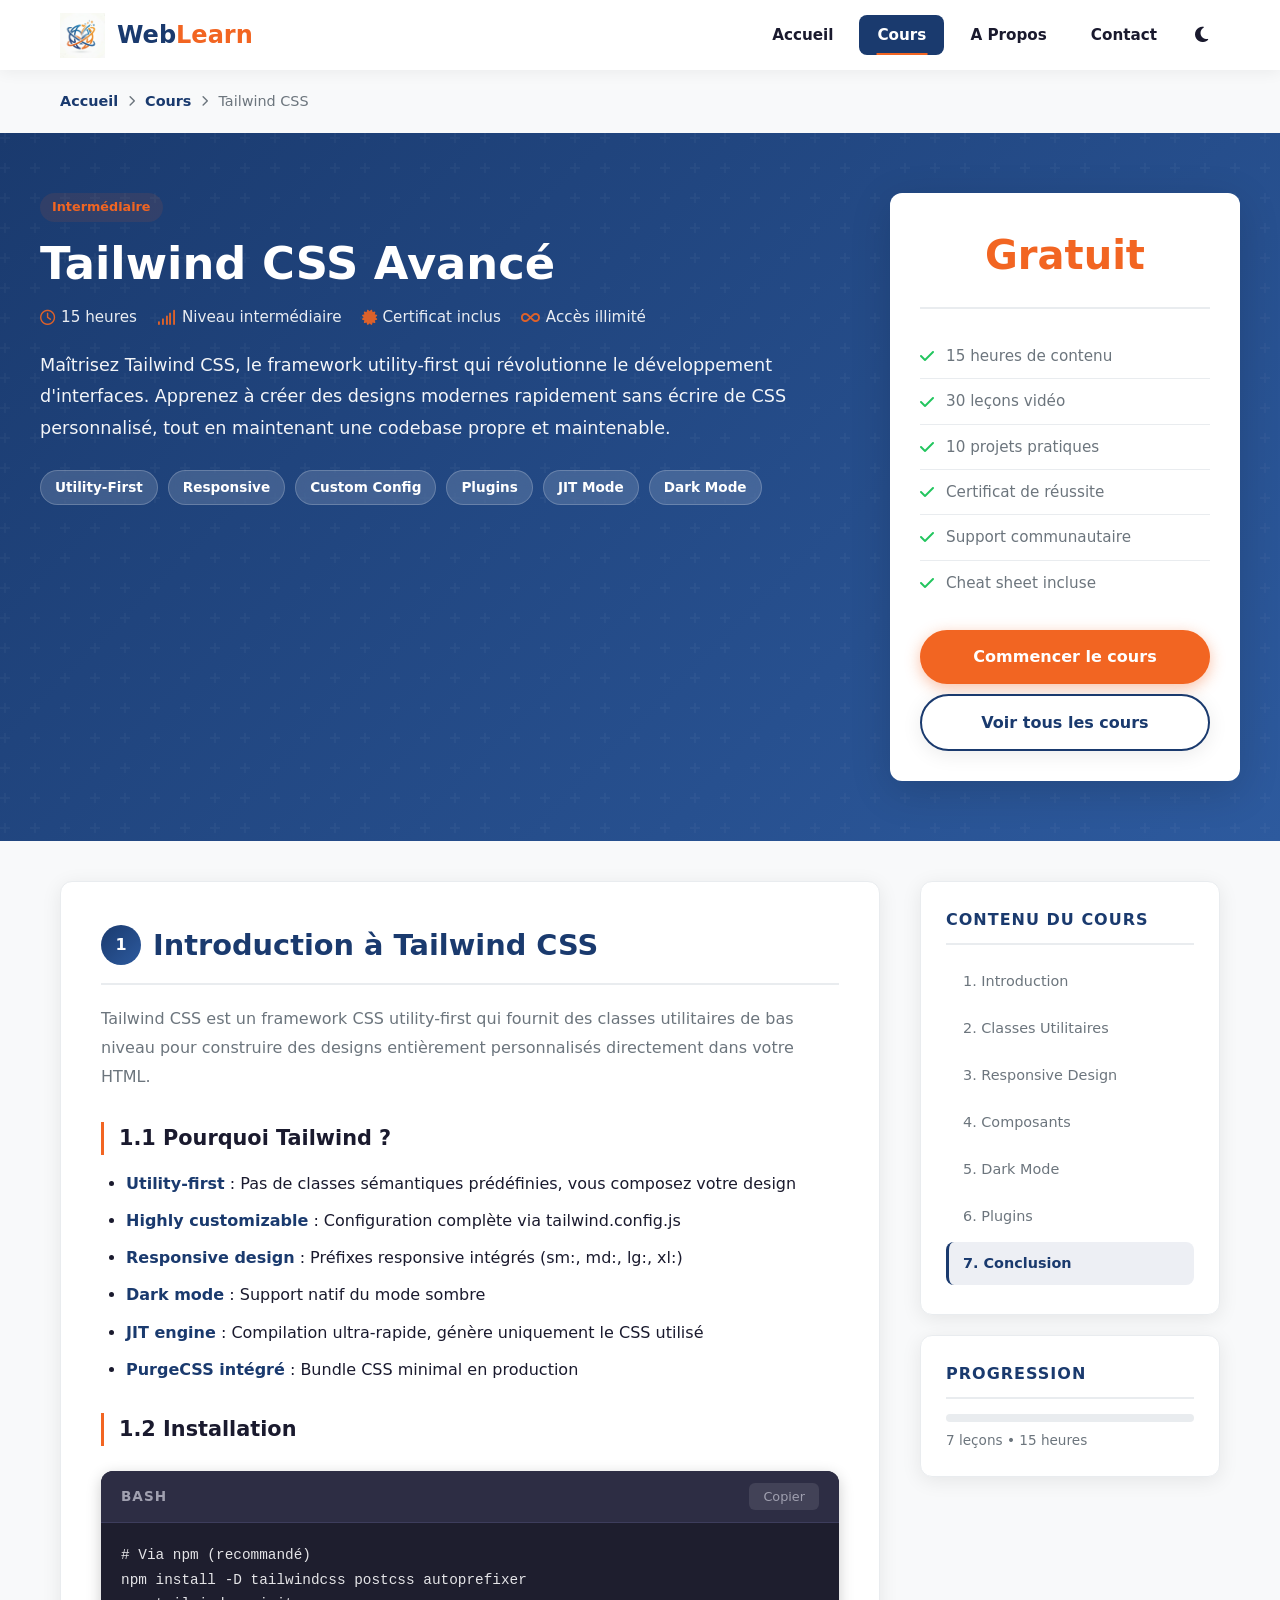
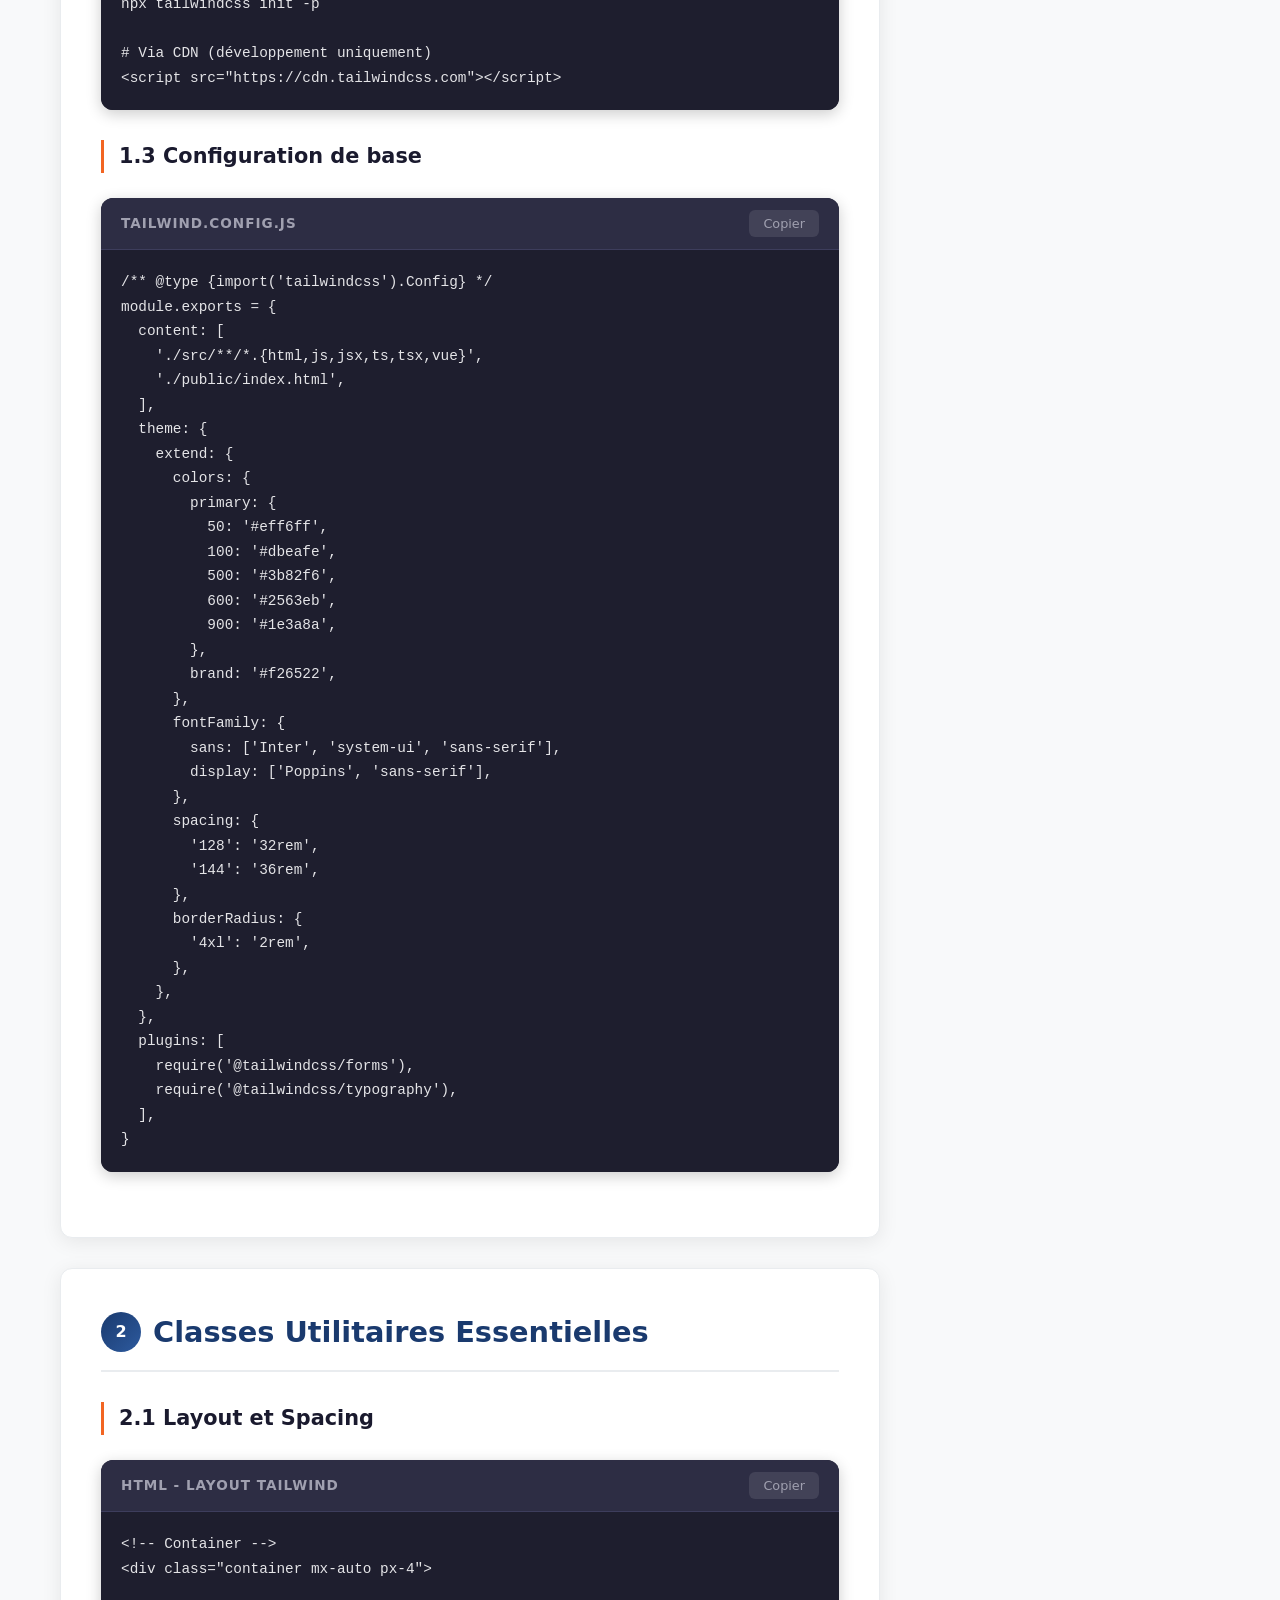
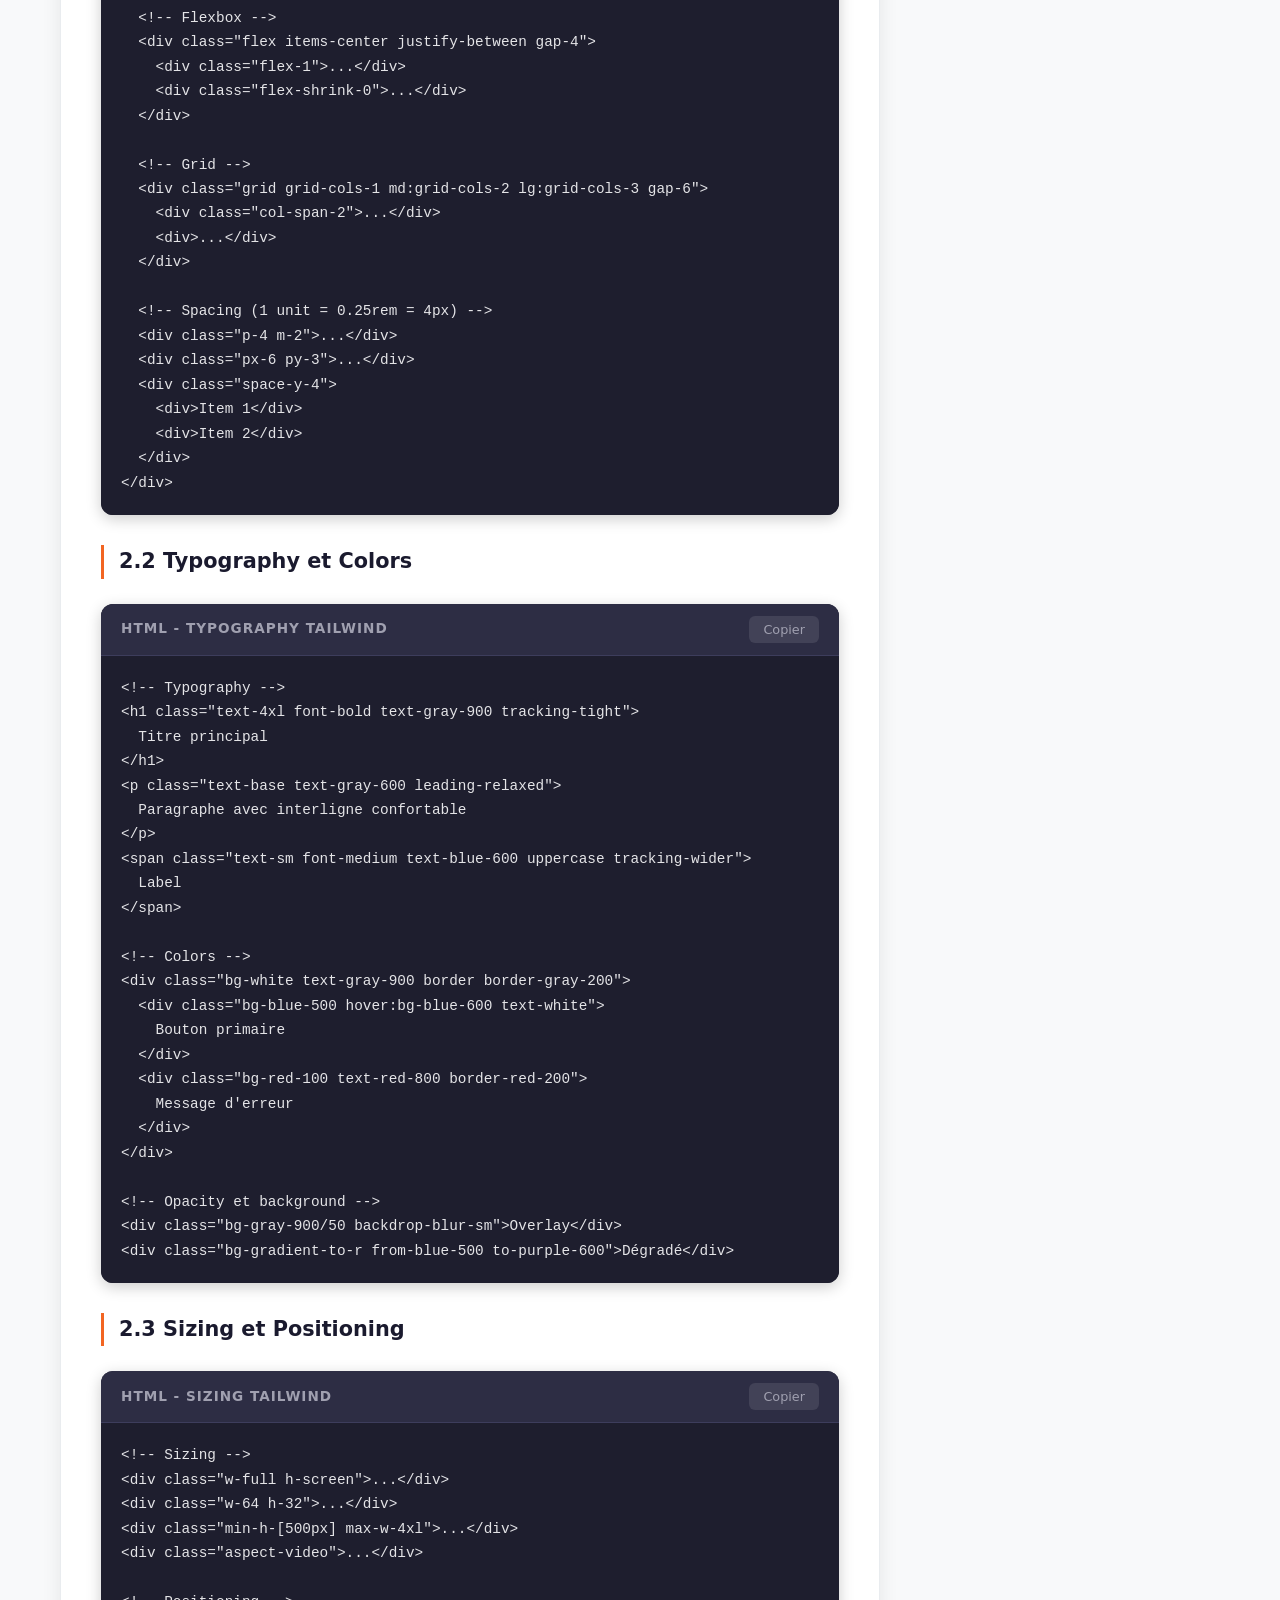
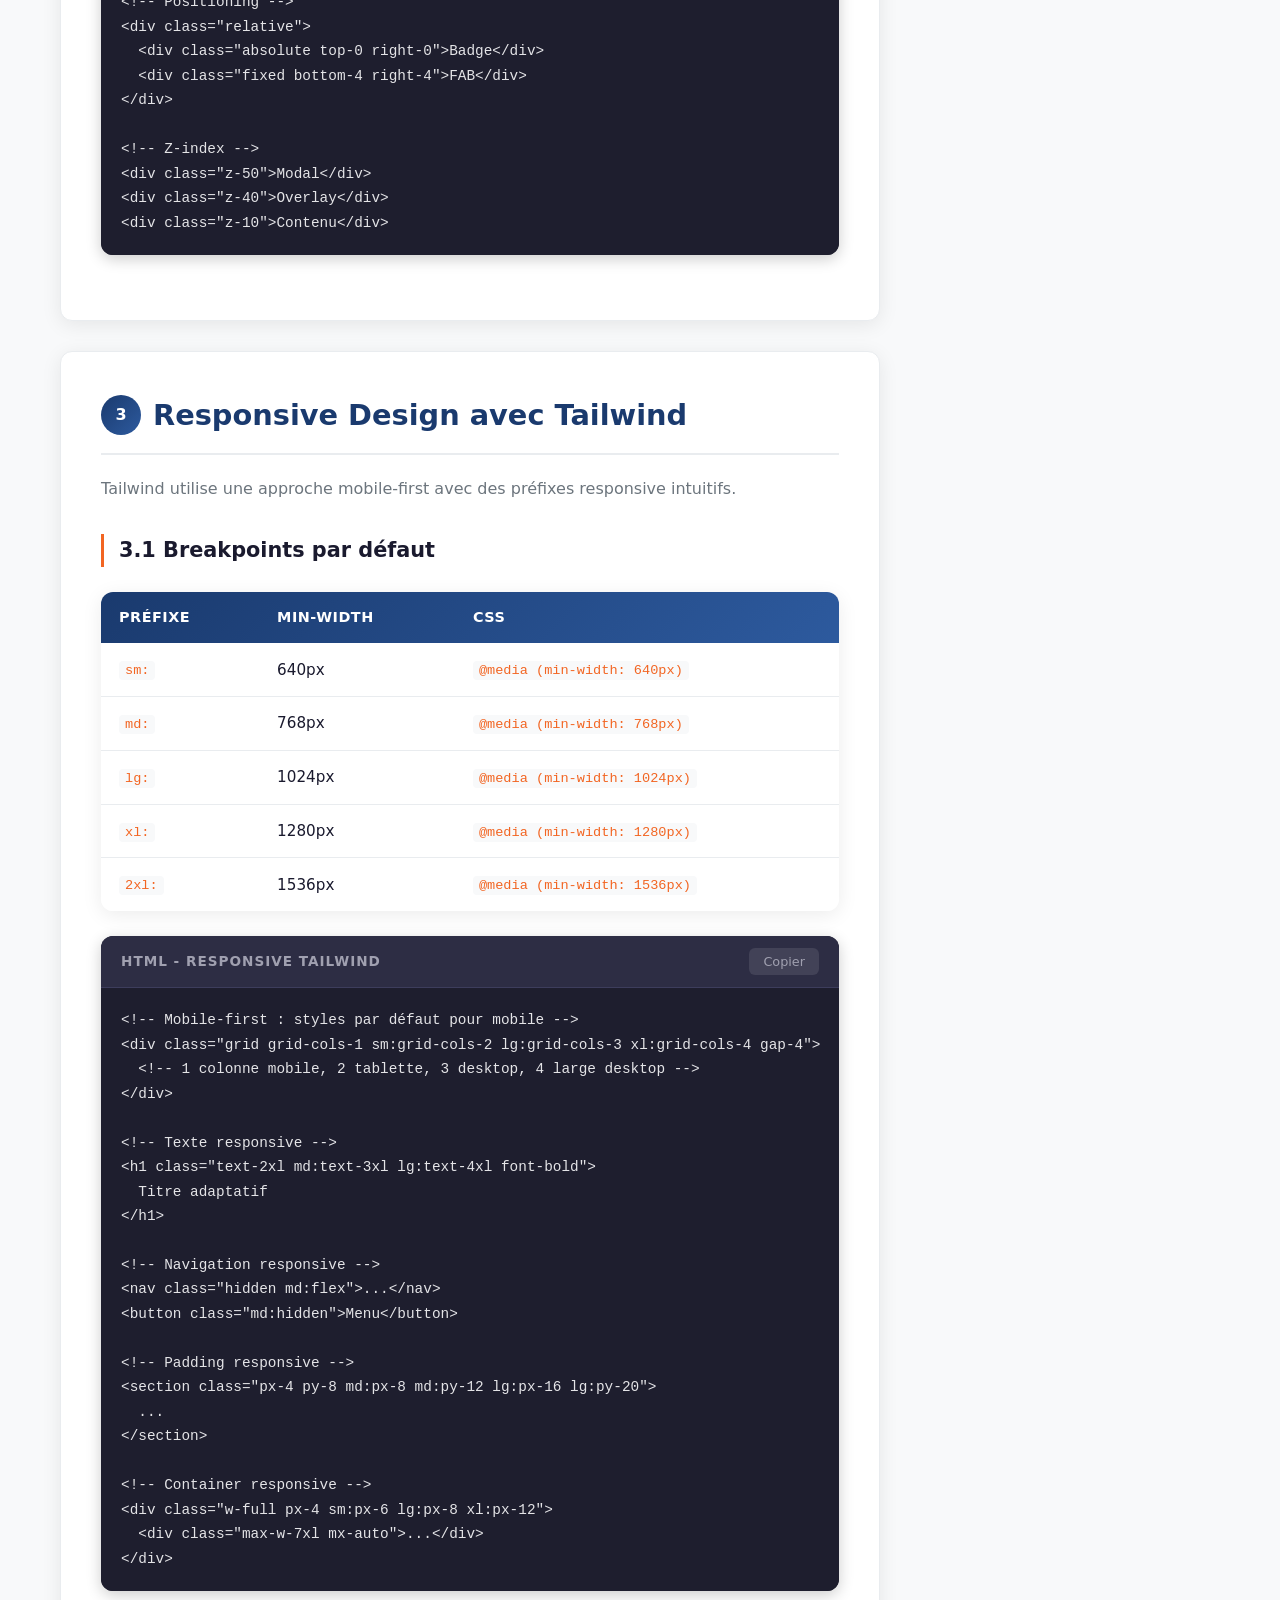
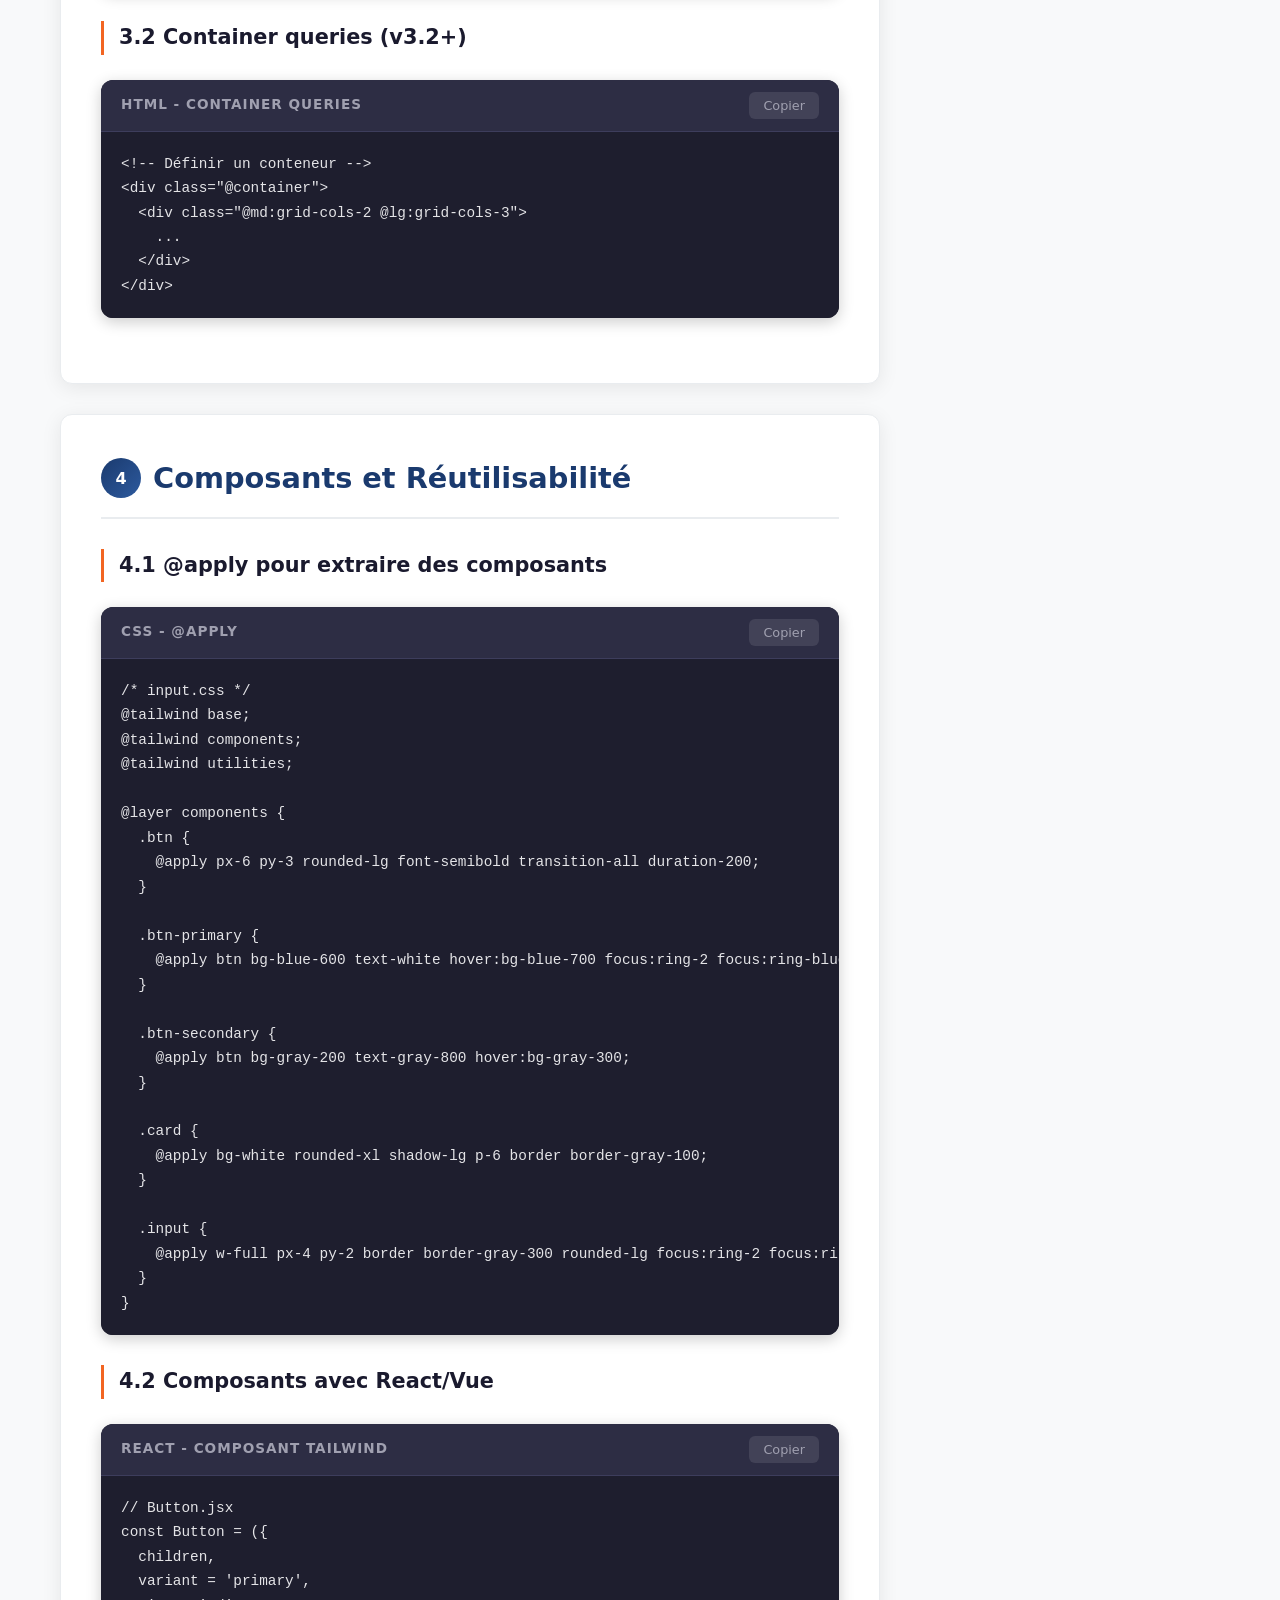
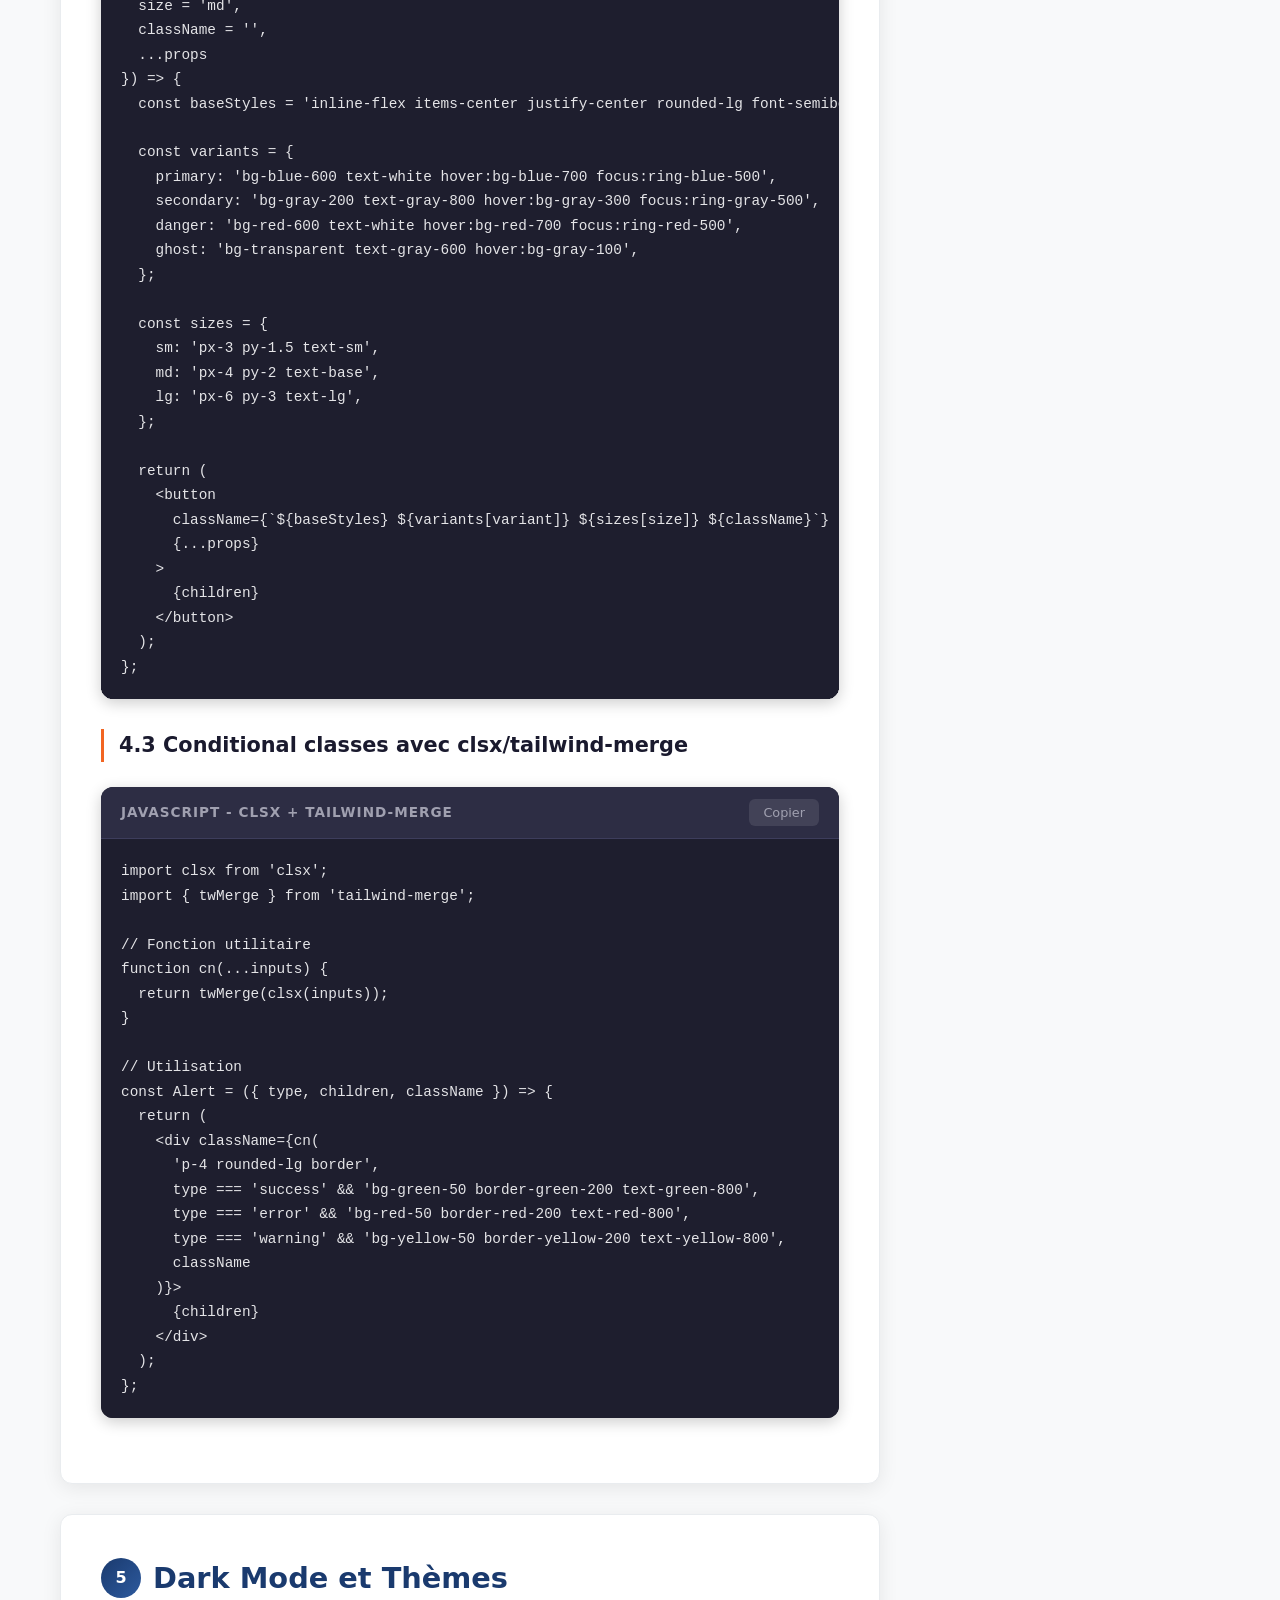
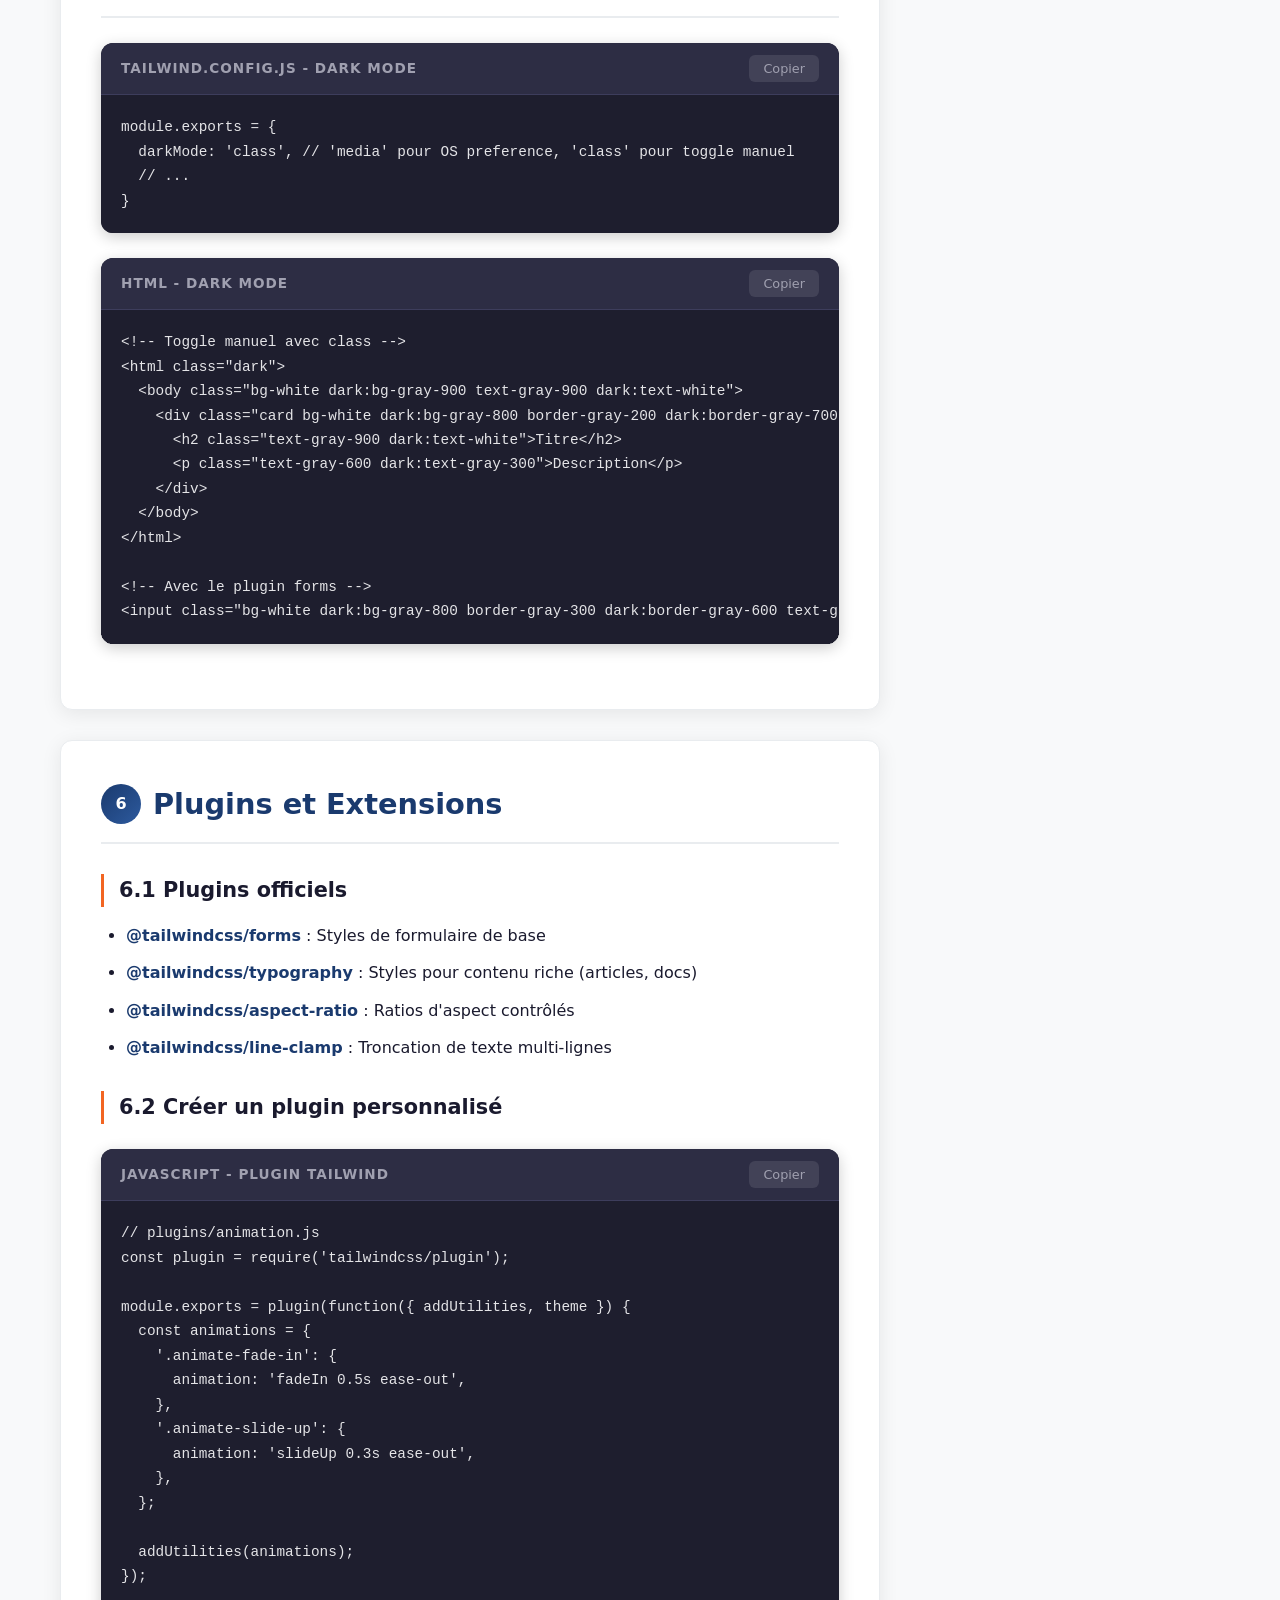
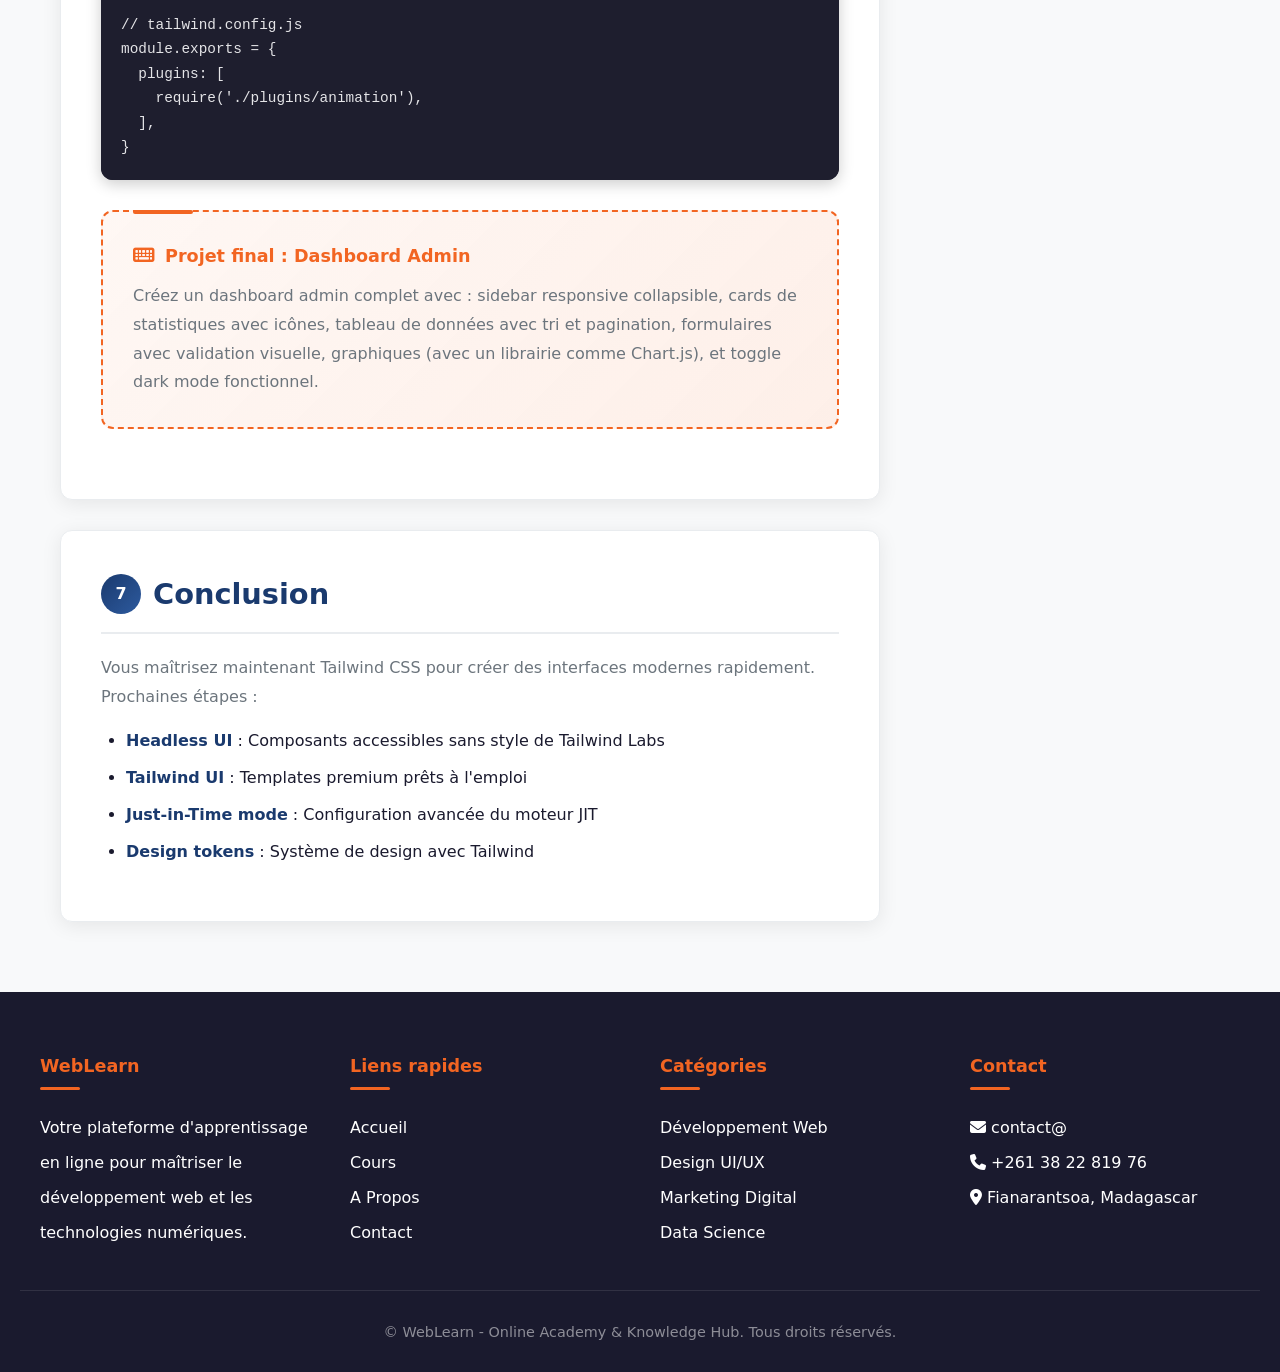
<file: cours-tailwind.html>
<!DOCTYPE html>
<html style="scroll-behavior: smooth" lang="fr">
<head>
    <meta charset="UTF-8">
    <meta name="viewport" content="width=device-width, initial-scale=1.0">
    <title>Cours Tailwind CSS Avancé - WebLearn | Formation Utility-First CSS</title>
    <meta name="description" content="Maîtrisez Tailwind CSS : approche utility-first, personnalisation, composants réutilisables, responsive design. 15 heures de formation pratique.">
    <meta name="keywords" content="Tailwind CSS cours, utility-first CSS, framework CSS, responsive design Tailwind, personnalisation Tailwind">
    <meta name="robots" content="index, follow">
    <link rel="canonical" href="cours-tailwind.html">

    <meta property="og:type" content="article">
    <meta property="og:url" content="cours-tailwind.html">
    <meta property="og:title" content="Tailwind CSS Avancé - WebLearn">
    <meta property="og:description" content="Créez des interfaces modernes rapidement avec l'approche utility-first de Tailwind CSS.">
    <meta property="og:image" content="logoWebLearn.png">

    <script type="application/ld+json">
    {
        "@context": "https://schema.org",
        "@type": "Course",
        "name": "Tailwind CSS Avancé",
        "description": "Créez des interfaces modernes rapidement avec l'approche utility-first.",
        "provider": {"@type": "Organization", "name": "WebLearn", "sameAs": "https://"},
        "educationalLevel": "Intermédiaire",
        "timeRequired": "PT15H",
        "isAccessibleForFree": false,
        "coursePrerequisites": "Connaissances HTML et CSS de base",
        "teaches": ["Tailwind CSS", "Utility-First CSS", "Responsive Design", "Custom Config", "Plugins Tailwind"]
    }
    </script>

    <link rel="stylesheet" href="weblearn.css">
    <link rel="stylesheet" href="https://cdnjs.cloudflare.com/ajax/libs/font-awesome/6.5.0/css/all.min.css">
    <link rel="icon" type="image/png" href="logoWebLearn.png">

</head>
<body>
    <header class="header" role="banner">
        <div class="nav-container">
            <a href="index.html" class="logo" aria-label="WebLearn - Accueil">
                <img src="logoWebLearn.png" alt="WebLearn Logo">
                <div class="logo-text">Web<span>Learn</span></div>
            </a>
            <nav role="navigation" aria-label="Navigation principale">
                <ul class="nav-links" id="navLinks">
                    <li><a href="index.html">Accueil</a></li>
                    <li class="dropdown">
                        <a href="cours.html" class="dropdown-toggle active">Cours</a>
                        <div class="dropdown-menu">
                            <div class="dropdown-header">Développement Web</div>
                            <a href="cours-html-css.html"><i class="fab fa-html5"></i> HTML5 & CSS3</a>
                            <a href="cours-javascript.html"><i class="fab fa-js"></i> JavaScript Moderne</a>
                            <a href="cours-react.html"><i class="fab fa-react"></i> React.js Mastery</a>
                            <a href="cours-nodejs.html"><i class="fab fa-node-js"></i> Node.js & Express</a>
                            <a href="cours-tailwind.html" class="active"><i class="fab fa-css3-alt"></i> Tailwind CSS</a>
                            <a href="cours-angular.html"><i class="fab fa-angular"></i> Angular Complet</a>
                            <div class="dropdown-divider"></div>
                            <div class="dropdown-header">Design & Créativité</div>
                            <a href="cours-figma.html"><i class="fab fa-figma"></i> Figma pour UI/UX</a>
                            <a href="cours-design-graphique.html"><i class="fas fa-paint-brush"></i> Design Graphique</a>
                            <a href="cours-mobile-first.html"><i class="fas fa-mobile-alt"></i> Design Mobile First</a>
                        </div>
                    </li>
                    <li><a href="apropos.html">A Propos</a></li>
                    <li><a href="contact.html">Contact</a></li>
                    <li><button class="dark-mode-toggle" onclick="toggleDarkMode()" aria-label="Activer/Désactiver le mode nuit"><i class="fas fa-moon" id="darkModeIcon"></i></button></li>
                </ul>
            </nav>
            <button class="mobile-toggle" onclick="toggleMenu()" aria-label="Menu mobile"><i class="fas fa-bars"></i></button>
        </div>
    </header>

    <main>
        <nav class="breadcrumb" aria-label="Fil d'Ariane">
            <a href="index.html">Accueil</a>
            <i class="fas fa-chevron-right" aria-hidden="true"></i>
            <a href="cours.html">Cours</a>
            <i class="fas fa-chevron-right" aria-hidden="true"></i>
            <span>Tailwind CSS</span>
        </nav>

        <div class="course-detail-header">
            <div class="container">
                <div>
                    <span class="course-tag" style="margin-bottom: 15px; display: inline-block;">Intermédiaire</span>
                    <h1>Tailwind CSS Avancé</h1>
                    <div class="course-meta-header">
                        <span><i class="far fa-clock" aria-hidden="true"></i> 15 heures</span>
                        <span><i class="fas fa-signal" aria-hidden="true"></i> Niveau intermédiaire</span>
                        <span><i class="fas fa-certificate" aria-hidden="true"></i> Certificat inclus</span>
                        <span><i class="fas fa-infinity" aria-hidden="true"></i> Accès illimité</span>
                    </div>
                    <p class="course-description">
                        Maîtrisez Tailwind CSS, le framework utility-first qui révolutionne le développement d'interfaces. Apprenez à créer des designs modernes rapidement sans écrire de CSS personnalisé, tout en maintenant une codebase propre et maintenable.
                    </p>
                    <div class="course-tags">
                        <span>Utility-First</span>
                        <span>Responsive</span>
                        <span>Custom Config</span>
                        <span>Plugins</span>
                        <span>JIT Mode</span>
                        <span>Dark Mode</span>
                    </div>
                </div>
                <div class="course-card-sidebar">
                    <div class="price">Gratuit</div>
                    <ul class="features">
                        <li><i class="fas fa-check" aria-hidden="true"></i> 15 heures de contenu</li>
                        <li><i class="fas fa-check" aria-hidden="true"></i> 30 leçons vidéo</li>
                        <li><i class="fas fa-check" aria-hidden="true"></i> 10 projets pratiques</li>
                        <li><i class="fas fa-check" aria-hidden="true"></i> Certificat de réussite</li>
                        <li><i class="fas fa-check" aria-hidden="true"></i> Support communautaire</li>
                        <li><i class="fas fa-check" aria-hidden="true"></i> Cheat sheet incluse</li>
                    </ul>
                    <a href="#contenu" class="btn btn-primary" style="width: 100%; text-align: center; margin-bottom: 10px;">Commencer le cours</a>
                    <a href="cours.html" class="btn btn-secondary" style="width: 100%; text-align: center;">Voir tous les cours</a>
                </div>
            </div>
        </div>

        <div class="course-content" id="contenu">
            <div class="course-main">
                <section class="lesson-section" id="intro-tailwind" aria-labelledby="intro-tailwind-title">
                    <h2 id="intro-tailwind-title"><span class="lesson-number">1</span> Introduction à Tailwind CSS</h2>
                    <p>Tailwind CSS est un framework CSS utility-first qui fournit des classes utilitaires de bas niveau pour construire des designs entièrement personnalisés directement dans votre HTML.</p>

                    <h3>1.1 Pourquoi Tailwind ?</h3>
                    <ul>
                        <li><strong>Utility-first</strong> : Pas de classes sémantiques prédéfinies, vous composez votre design</li>
                        <li><strong>Highly customizable</strong> : Configuration complète via tailwind.config.js</li>
                        <li><strong>Responsive design</strong> : Préfixes responsive intégrés (sm:, md:, lg:, xl:)</li>
                        <li><strong>Dark mode</strong> : Support natif du mode sombre</li>
                        <li><strong>JIT engine</strong> : Compilation ultra-rapide, génère uniquement le CSS utilisé</li>
                        <li><strong>PurgeCSS intégré</strong> : Bundle CSS minimal en production</li>
                    </ul>

                    <h3>1.2 Installation</h3>

                    <div class="code-block">
                        <div class="code-header">
                            <span>Bash</span>
                            <button class="copy-btn" onclick="copyCode(this)">Copier</button>
                        </div>
                        <pre># Via npm (recommandé)
npm install -D tailwindcss postcss autoprefixer
npx tailwindcss init -p

# Via CDN (développement uniquement)
&lt;script src="https://cdn.tailwindcss.com"&gt;&lt;/script&gt;</pre>
                    </div>

                    <h3>1.3 Configuration de base</h3>

                    <div class="code-block">
                        <div class="code-header">
                            <span>tailwind.config.js</span>
                            <button class="copy-btn" onclick="copyCode(this)">Copier</button>
                        </div>
                        <pre>/** @type {import('tailwindcss').Config} */
module.exports = {
  content: [
    './src/**/*.{html,js,jsx,ts,tsx,vue}',
    './public/index.html',
  ],
  theme: {
    extend: {
      colors: {
        primary: {
          50: '#eff6ff',
          100: '#dbeafe',
          500: '#3b82f6',
          600: '#2563eb',
          900: '#1e3a8a',
        },
        brand: '#f26522',
      },
      fontFamily: {
        sans: ['Inter', 'system-ui', 'sans-serif'],
        display: ['Poppins', 'sans-serif'],
      },
      spacing: {
        '128': '32rem',
        '144': '36rem',
      },
      borderRadius: {
        '4xl': '2rem',
      },
    },
  },
  plugins: [
    require('@tailwindcss/forms'),
    require('@tailwindcss/typography'),
  ],
}</pre>
                    </div>
                </section>

                <section class="lesson-section" id="utilities-base" aria-labelledby="utilities-title">
                    <h2 id="utilities-title"><span class="lesson-number">2</span> Classes Utilitaires Essentielles</h2>

                    <h3>2.1 Layout et Spacing</h3>

                    <div class="code-block">
                        <div class="code-header">
                            <span>HTML - Layout Tailwind</span>
                            <button class="copy-btn" onclick="copyCode(this)">Copier</button>
                        </div>
                        <pre>&lt;!-- Container --&gt;
&lt;div class="container mx-auto px-4"&gt;

  &lt;!-- Flexbox --&gt;
  &lt;div class="flex items-center justify-between gap-4"&gt;
    &lt;div class="flex-1"&gt;...&lt;/div&gt;
    &lt;div class="flex-shrink-0"&gt;...&lt;/div&gt;
  &lt;/div&gt;

  &lt;!-- Grid --&gt;
  &lt;div class="grid grid-cols-1 md:grid-cols-2 lg:grid-cols-3 gap-6"&gt;
    &lt;div class="col-span-2"&gt;...&lt;/div&gt;
    &lt;div&gt;...&lt;/div&gt;
  &lt;/div&gt;

  &lt;!-- Spacing (1 unit = 0.25rem = 4px) --&gt;
  &lt;div class="p-4 m-2"&gt;...&lt;/div&gt;     <!-- padding 16px, margin 8px -->
  &lt;div class="px-6 py-3"&gt;...&lt;/div&gt;  <!-- padding-x 24px, padding-y 12px -->
  &lt;div class="space-y-4"&gt;           <!-- espace vertical entre enfants -->
    &lt;div&gt;Item 1&lt;/div&gt;
    &lt;div&gt;Item 2&lt;/div&gt;
  &lt;/div&gt;
&lt;/div&gt;</pre>
                    </div>

                    <h3>2.2 Typography et Colors</h3>

                    <div class="code-block">
                        <div class="code-header">
                            <span>HTML - Typography Tailwind</span>
                            <button class="copy-btn" onclick="copyCode(this)">Copier</button>
                        </div>
                        <pre>&lt;!-- Typography --&gt;
&lt;h1 class="text-4xl font-bold text-gray-900 tracking-tight"&gt;
  Titre principal
&lt;/h1&gt;
&lt;p class="text-base text-gray-600 leading-relaxed"&gt;
  Paragraphe avec interligne confortable
&lt;/p&gt;
&lt;span class="text-sm font-medium text-blue-600 uppercase tracking-wider"&gt;
  Label
&lt;/span&gt;

&lt;!-- Colors --&gt;
&lt;div class="bg-white text-gray-900 border border-gray-200"&gt;
  &lt;div class="bg-blue-500 hover:bg-blue-600 text-white"&gt;
    Bouton primaire
  &lt;/div&gt;
  &lt;div class="bg-red-100 text-red-800 border-red-200"&gt;
    Message d'erreur
  &lt;/div&gt;
&lt;/div&gt;

&lt;!-- Opacity et background --&gt;
&lt;div class="bg-gray-900/50 backdrop-blur-sm"&gt;Overlay&lt;/div&gt;
&lt;div class="bg-gradient-to-r from-blue-500 to-purple-600"&gt;Dégradé&lt;/div&gt;</pre>
                    </div>

                    <h3>2.3 Sizing et Positioning</h3>

                    <div class="code-block">
                        <div class="code-header">
                            <span>HTML - Sizing Tailwind</span>
                            <button class="copy-btn" onclick="copyCode(this)">Copier</button>
                        </div>
                        <pre>&lt;!-- Sizing --&gt;
&lt;div class="w-full h-screen"&gt;...&lt;/div&gt;
&lt;div class="w-64 h-32"&gt;...&lt;/div&gt;
&lt;div class="min-h-[500px] max-w-4xl"&gt;...&lt;/div&gt;
&lt;div class="aspect-video"&gt;...&lt;/div&gt;  <!-- Ratio 16:9 -->

&lt;!-- Positioning --&gt;
&lt;div class="relative"&gt;
  &lt;div class="absolute top-0 right-0"&gt;Badge&lt;/div&gt;
  &lt;div class="fixed bottom-4 right-4"&gt;FAB&lt;/div&gt;
&lt;/div&gt;

&lt;!-- Z-index --&gt;
&lt;div class="z-50"&gt;Modal&lt;/div&gt;
&lt;div class="z-40"&gt;Overlay&lt;/div&gt;
&lt;div class="z-10"&gt;Contenu&lt;/div&gt;</pre>
                    </div>
                </section>

                <section class="lesson-section" id="responsive" aria-labelledby="responsive-tailwind-title">
                    <h2 id="responsive-tailwind-title"><span class="lesson-number">3</span> Responsive Design avec Tailwind</h2>
                    <p>Tailwind utilise une approche mobile-first avec des préfixes responsive intuitifs.</p>

                    <h3>3.1 Breakpoints par défaut</h3>
                    <div class="table-responsive">
                        <table>
                            <thead>
                                <tr><th>Préfixe</th><th>Min-width</th><th>CSS</th></tr>
                            </thead>
                            <tbody>
                                <tr><td><code>sm:</code></td><td>640px</td><td><code>@media (min-width: 640px)</code></td></tr>
                                <tr><td><code>md:</code></td><td>768px</td><td><code>@media (min-width: 768px)</code></td></tr>
                                <tr><td><code>lg:</code></td><td>1024px</td><td><code>@media (min-width: 1024px)</code></td></tr>
                                <tr><td><code>xl:</code></td><td>1280px</td><td><code>@media (min-width: 1280px)</code></td></tr>
                                <tr><td><code>2xl:</code></td><td>1536px</td><td><code>@media (min-width: 1536px)</code></td></tr>
                            </tbody>
                        </table>
                    </div>

                    <div class="code-block">
                        <div class="code-header">
                            <span>HTML - Responsive Tailwind</span>
                            <button class="copy-btn" onclick="copyCode(this)">Copier</button>
                        </div>
                        <pre>&lt;!-- Mobile-first : styles par défaut pour mobile --&gt;
&lt;div class="grid grid-cols-1 sm:grid-cols-2 lg:grid-cols-3 xl:grid-cols-4 gap-4"&gt;
  &lt;!-- 1 colonne mobile, 2 tablette, 3 desktop, 4 large desktop --&gt;
&lt;/div&gt;

&lt;!-- Texte responsive --&gt;
&lt;h1 class="text-2xl md:text-3xl lg:text-4xl font-bold"&gt;
  Titre adaptatif
&lt;/h1&gt;

&lt;!-- Navigation responsive --&gt;
&lt;nav class="hidden md:flex"&gt;...&lt;/nav&gt;
&lt;button class="md:hidden"&gt;Menu&lt;/button&gt;

&lt;!-- Padding responsive --&gt;
&lt;section class="px-4 py-8 md:px-8 md:py-12 lg:px-16 lg:py-20"&gt;
  ...
&lt;/section&gt;

&lt;!-- Container responsive --&gt;
&lt;div class="w-full px-4 sm:px-6 lg:px-8 xl:px-12"&gt;
  &lt;div class="max-w-7xl mx-auto"&gt;...&lt;/div&gt;
&lt;/div&gt;</pre>
                    </div>

                    <h3>3.2 Container queries (v3.2+)</h3>

                    <div class="code-block">
                        <div class="code-header">
                            <span>HTML - Container Queries</span>
                            <button class="copy-btn" onclick="copyCode(this)">Copier</button>
                        </div>
                        <pre>&lt;!-- Définir un conteneur --&gt;
&lt;div class="@container"&gt;
  &lt;div class="@md:grid-cols-2 @lg:grid-cols-3"&gt;
    ...
  &lt;/div&gt;
&lt;/div&gt;</pre>
                    </div>
                </section>

                <section class="lesson-section" id="components" aria-labelledby="components-title">
                    <h2 id="components-title"><span class="lesson-number">4</span> Composants et Réutilisabilité</h2>

                    <h3>4.1 @apply pour extraire des composants</h3>

                    <div class="code-block">
                        <div class="code-header">
                            <span>CSS - @apply</span>
                            <button class="copy-btn" onclick="copyCode(this)">Copier</button>
                        </div>
                        <pre>/* input.css */
@tailwind base;
@tailwind components;
@tailwind utilities;

@layer components {
  .btn {
    @apply px-6 py-3 rounded-lg font-semibold transition-all duration-200;
  }

  .btn-primary {
    @apply btn bg-blue-600 text-white hover:bg-blue-700 focus:ring-2 focus:ring-blue-500 focus:ring-offset-2;
  }

  .btn-secondary {
    @apply btn bg-gray-200 text-gray-800 hover:bg-gray-300;
  }

  .card {
    @apply bg-white rounded-xl shadow-lg p-6 border border-gray-100;
  }

  .input {
    @apply w-full px-4 py-2 border border-gray-300 rounded-lg focus:ring-2 focus:ring-blue-500 focus:border-blue-500 outline-none transition-colors;
  }
}</pre>
                    </div>

                    <h3>4.2 Composants avec React/Vue</h3>

                    <div class="code-block">
                        <div class="code-header">
                            <span>React - Composant Tailwind</span>
                            <button class="copy-btn" onclick="copyCode(this)">Copier</button>
                        </div>
                        <pre>// Button.jsx
const Button = ({ 
  children, 
  variant = 'primary', 
  size = 'md',
  className = '',
  ...props 
}) => {
  const baseStyles = 'inline-flex items-center justify-center rounded-lg font-semibold transition-all duration-200 focus:outline-none focus:ring-2 focus:ring-offset-2';

  const variants = {
    primary: 'bg-blue-600 text-white hover:bg-blue-700 focus:ring-blue-500',
    secondary: 'bg-gray-200 text-gray-800 hover:bg-gray-300 focus:ring-gray-500',
    danger: 'bg-red-600 text-white hover:bg-red-700 focus:ring-red-500',
    ghost: 'bg-transparent text-gray-600 hover:bg-gray-100',
  };

  const sizes = {
    sm: 'px-3 py-1.5 text-sm',
    md: 'px-4 py-2 text-base',
    lg: 'px-6 py-3 text-lg',
  };

  return (
    &lt;button 
      className={`${baseStyles} ${variants[variant]} ${sizes[size]} ${className}`}
      {...props}
    &gt;
      {children}
    &lt;/button&gt;
  );
};</pre>
                    </div>

                    <h3>4.3 Conditional classes avec clsx/tailwind-merge</h3>

                    <div class="code-block">
                        <div class="code-header">
                            <span>JavaScript - clsx + tailwind-merge</span>
                            <button class="copy-btn" onclick="copyCode(this)">Copier</button>
                        </div>
                        <pre>import clsx from 'clsx';
import { twMerge } from 'tailwind-merge';

// Fonction utilitaire
function cn(...inputs) {
  return twMerge(clsx(inputs));
}

// Utilisation
const Alert = ({ type, children, className }) => {
  return (
    &lt;div className={cn(
      'p-4 rounded-lg border',
      type === 'success' && 'bg-green-50 border-green-200 text-green-800',
      type === 'error' && 'bg-red-50 border-red-200 text-red-800',
      type === 'warning' && 'bg-yellow-50 border-yellow-200 text-yellow-800',
      className
    )}&gt;
      {children}
    &lt;/div&gt;
  );
};</pre>
                    </div>
                </section>

                <section class="lesson-section" id="dark-mode" aria-labelledby="dark-tailwind-title">
                    <h2 id="dark-tailwind-title"><span class="lesson-number">5</span> Dark Mode et Thèmes</h2>

                    <div class="code-block">
                        <div class="code-header">
                            <span>tailwind.config.js - Dark Mode</span>
                            <button class="copy-btn" onclick="copyCode(this)">Copier</button>
                        </div>
                        <pre>module.exports = {
  darkMode: 'class', // 'media' pour OS preference, 'class' pour toggle manuel
  // ...
}</pre>
                    </div>

                    <div class="code-block">
                        <div class="code-header">
                            <span>HTML - Dark Mode</span>
                            <button class="copy-btn" onclick="copyCode(this)">Copier</button>
                        </div>
                        <pre>&lt;!-- Toggle manuel avec class --&gt;
&lt;html class="dark"&gt;
  &lt;body class="bg-white dark:bg-gray-900 text-gray-900 dark:text-white"&gt;
    &lt;div class="card bg-white dark:bg-gray-800 border-gray-200 dark:border-gray-700"&gt;
      &lt;h2 class="text-gray-900 dark:text-white"&gt;Titre&lt;/h2&gt;
      &lt;p class="text-gray-600 dark:text-gray-300"&gt;Description&lt;/p&gt;
    &lt;/div&gt;
  &lt;/body&gt;
&lt;/html&gt;

&lt;!-- Avec le plugin forms --&gt;
&lt;input class="bg-white dark:bg-gray-800 border-gray-300 dark:border-gray-600 text-gray-900 dark:text-white" /&gt;</pre>
                    </div>
                </section>

                <section class="lesson-section" id="plugins" aria-labelledby="plugins-title">
                    <h2 id="plugins-title"><span class="lesson-number">6</span> Plugins et Extensions</h2>

                    <h3>6.1 Plugins officiels</h3>
                    <ul>
                        <li><strong>@tailwindcss/forms</strong> : Styles de formulaire de base</li>
                        <li><strong>@tailwindcss/typography</strong> : Styles pour contenu riche (articles, docs)</li>
                        <li><strong>@tailwindcss/aspect-ratio</strong> : Ratios d'aspect contrôlés</li>
                        <li><strong>@tailwindcss/line-clamp</strong> : Troncation de texte multi-lignes</li>
                    </ul>

                    <h3>6.2 Créer un plugin personnalisé</h3>

                    <div class="code-block">
                        <div class="code-header">
                            <span>JavaScript - Plugin Tailwind</span>
                            <button class="copy-btn" onclick="copyCode(this)">Copier</button>
                        </div>
                        <pre>// plugins/animation.js
const plugin = require('tailwindcss/plugin');

module.exports = plugin(function({ addUtilities, theme }) {
  const animations = {
    '.animate-fade-in': {
      animation: 'fadeIn 0.5s ease-out',
    },
    '.animate-slide-up': {
      animation: 'slideUp 0.3s ease-out',
    },
  };

  addUtilities(animations);
});

// tailwind.config.js
module.exports = {
  plugins: [
    require('./plugins/animation'),
  ],
}</pre>
                    </div>

                    <div class="exercise-box">
                        <h4><i class="fas fa-keyboard" aria-hidden="true"></i> Projet final : Dashboard Admin</h4>
                        <p>Créez un dashboard admin complet avec : sidebar responsive collapsible, cards de statistiques avec icônes, tableau de données avec tri et pagination, formulaires avec validation visuelle, graphiques (avec un librairie comme Chart.js), et toggle dark mode fonctionnel.</p>
                    </div>
                </section>

                <section class="lesson-section" id="conclusion-tailwind" aria-labelledby="conclusion-tailwind-title">
                    <h2 id="conclusion-tailwind-title"><span class="lesson-number">7</span> Conclusion</h2>
                    <p>Vous maîtrisez maintenant Tailwind CSS pour créer des interfaces modernes rapidement. Prochaines étapes :</p>
                    <ul>
                        <li><strong>Headless UI</strong> : Composants accessibles sans style de Tailwind Labs</li>
                        <li><strong>Tailwind UI</strong> : Templates premium prêts à l'emploi</li>
                        <li><strong>Just-in-Time mode</strong> : Configuration avancée du moteur JIT</li>
                        <li><strong>Design tokens</strong> : Système de design avec Tailwind</li>
                    </ul>
                </section>
            </div>

            <aside class="course-sidebar-sticky" aria-label="Navigation du cours">
                <div class="course-nav">
                    <h4>Contenu du cours</h4>
                    <ul>
                        <li><a href="#intro-tailwind" class="active">1. Introduction</a></li>
                        <li><a href="#utilities-base">2. Classes Utilitaires</a></li>
                        <li><a href="#responsive">3. Responsive Design</a></li>
                        <li><a href="#components">4. Composants</a></li>
                        <li><a href="#dark-mode">5. Dark Mode</a></li>
                        <li><a href="#plugins">6. Plugins</a></li>
                        <li><a href="#conclusion-tailwind">7. Conclusion</a></li>
                    </ul>
                </div>
                <div class="course-nav">
                    <h4>Progression</h4>
                    <div class="progress-container">
                        <div class="progress-bar" style="width: 0%;"></div>
                    </div>
                    <p style="font-size: 0.85rem; color: var(--text-muted); margin-top: 8px;">7 leçons • 15 heures</p>
                </div>
            </aside>
        </div>
    </main>

    <footer class="footer" role="contentinfo">
        <div class="footer-grid">
            <div class="footer-col">
                <h4>WebLearn</h4>
                <p>Votre plateforme d'apprentissage en ligne pour maîtriser le développement web et les technologies numériques.</p>
            </div>
            <div class="footer-col">
                <h4>Liens rapides</h4>
                <a href="index.html">Accueil</a>
                <a href="cours.html">Cours</a>
                <a href="apropos.html">A Propos</a>
                <a href="contact.html">Contact</a>
            </div>
            <div class="footer-col">
                <h4>Catégories</h4>
                <a href="cours.html">Développement Web</a>
                <a href="cours.html">Design UI/UX</a>
                <a href="cours.html">Marketing Digital</a>
                <a href="cours.html">Data Science</a>
            </div>
            <div class="footer-col">
                <h4>Contact</h4>
                <p><i class="fas fa-envelope" aria-hidden="true"></i> contact@</p>
                <p><i class="fas fa-phone" aria-hidden="true"></i> +261 38 22 819 76</p>
                <p><i class="fas fa-map-marker-alt" aria-hidden="true"></i> Fianarantsoa, Madagascar</p>
            </div>
        </div>
        <div class="footer-bottom">
            <p>© WebLearn - Online Academy & Knowledge Hub. Tous droits réservés.</p>
        </div>
    </footer>

    <script src="weblearn.js"></script>
</body>
</html>
</file>
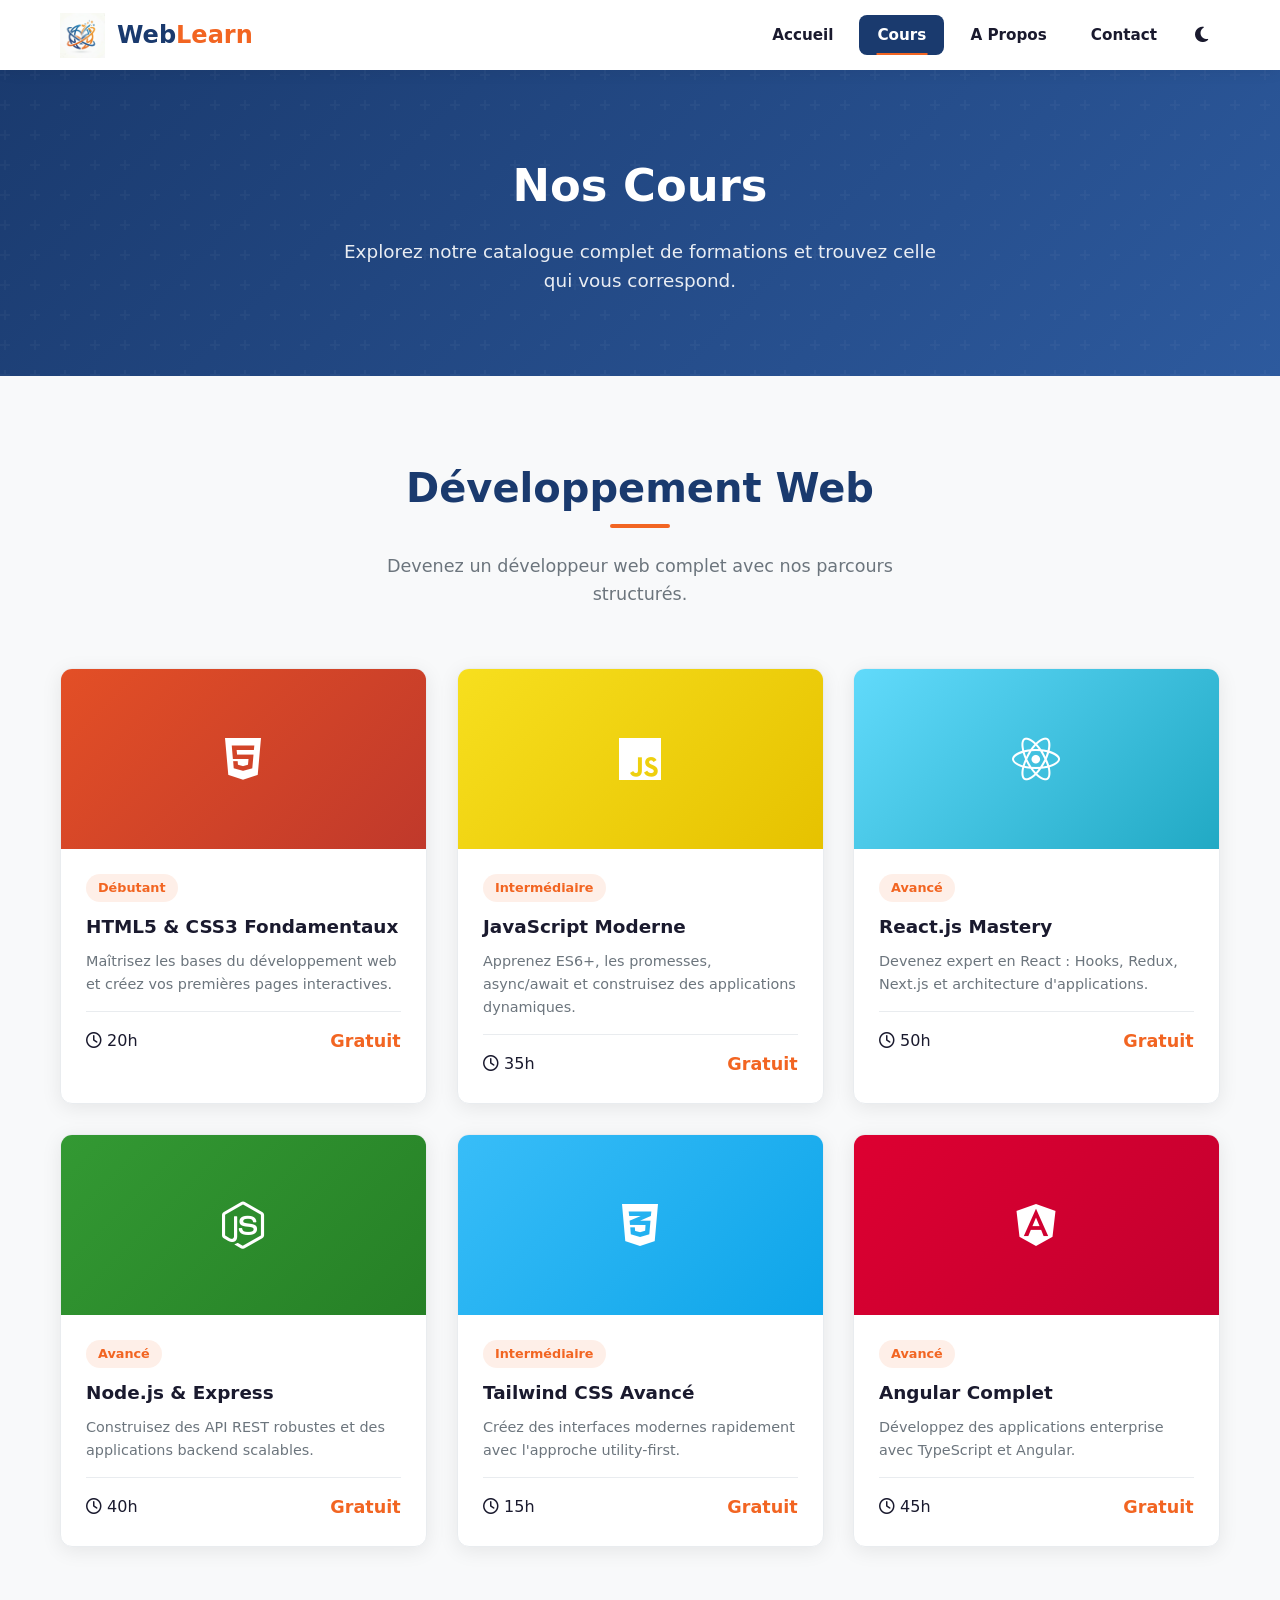
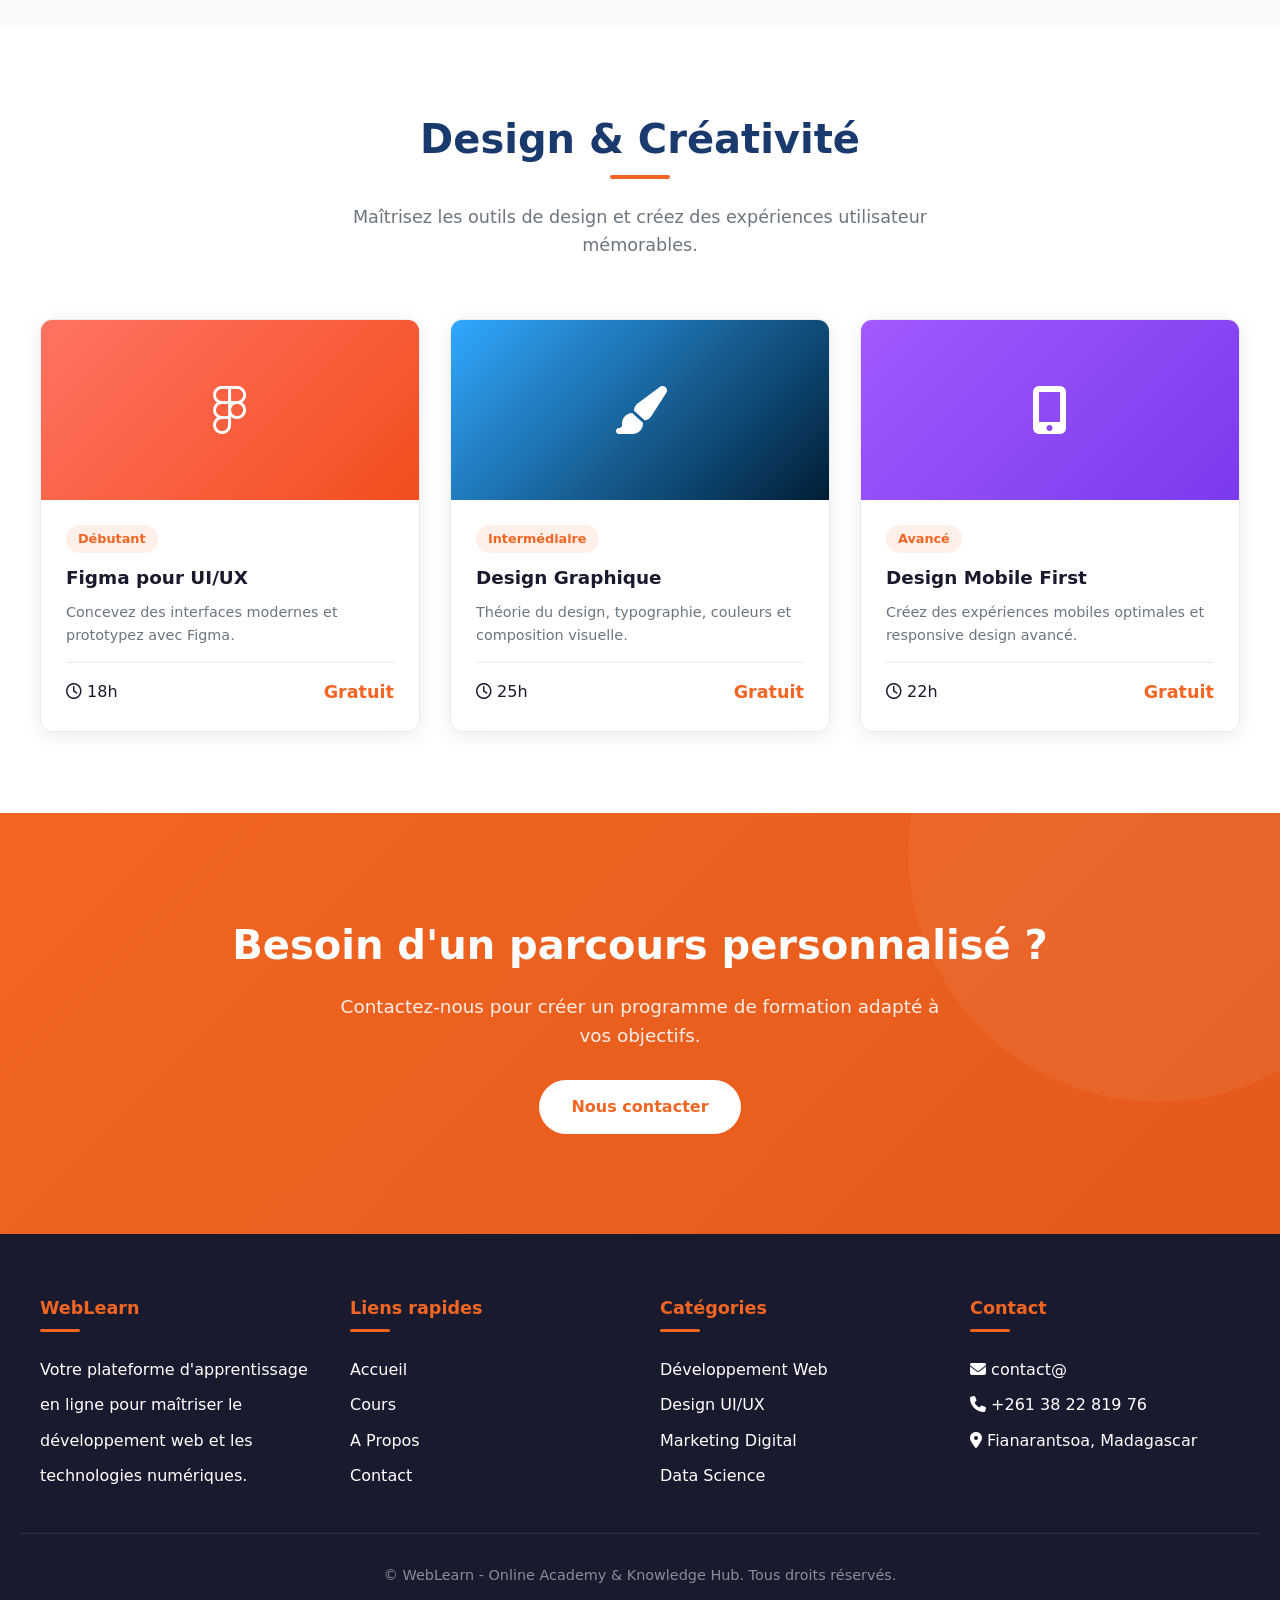
<file: cours.html>
<!DOCTYPE html>
<html style="scroll-behavior: smooth" lang="fr">
<head>
    <meta charset="UTF-8">
    <meta name="viewport" content="width=device-width, initial-scale=1.0">
    <title>Nos Cours - WebLearn | Formation Développement Web & Design</title>
    <meta name="description" content="Catalogue complet des cours WebLearn : HTML, CSS, JavaScript, React, Node.js, Tailwind, Angular, Figma, Design Graphique, Mobile First. Formations gratuites et payantes.">
    <meta name="keywords" content="cours développement web, formation HTML CSS, cours JavaScript, React formation, Node.js cours, Figma tutorial, design UI/UX">
    <meta name="robots" content="index, follow">
    <link rel="canonical" href="cours.html">

    <meta property="og:type" content="website">
    <meta property="og:url" content="cours.html">
    <meta property="og:title" content="Nos Cours - WebLearn">
    <meta property="og:description" content="Explorez notre catalogue complet de formations en développement web et design.">
    <meta property="og:image" content="logoWebLearn.png">

    <script type="application/ld+json">
    {
        "@context": "https://schema.org",
        "@type": "ItemList",
        "itemListElement": [
            {"@type": "ListItem", "position": 1, "url": "cours-html-css.html", "name": "HTML5 & CSS3 Fondamentaux"},
            {"@type": "ListItem", "position": 2, "url": "cours-javascript.html", "name": "JavaScript Moderne"},
            {"@type": "ListItem", "position": 3, "url": "cours-react.html", "name": "React.js Mastery"},
            {"@type": "ListItem", "position": 4, "url": "cours-nodejs.html", "name": "Node.js & Express"},
            {"@type": "ListItem", "position": 5, "url": "cours-tailwind.html", "name": "Tailwind CSS Avancé"},
            {"@type": "ListItem", "position": 6, "url": "cours-angular.html", "name": "Angular Complet"},
            {"@type": "ListItem", "position": 7, "url": "cours-figma.html", "name": "Figma pour UI/UX"},
            {"@type": "ListItem", "position": 8, "url": "cours-design-graphique.html", "name": "Design Graphique"},
            {"@type": "ListItem", "position": 9, "url": "cours-mobile-first.html", "name": "Design Mobile First"}
        ]
    }
    </script>

    <link rel="stylesheet" href="weblearn.css">
    <link rel="stylesheet" href="https://cdnjs.cloudflare.com/ajax/libs/font-awesome/6.5.0/css/all.min.css">
    <link rel="icon" type="image/png" href="logoWebLearn.png">
</head>
<body>
    <header class="header" role="banner">
        <div class="nav-container">
            <a href="index.html" class="logo" aria-label="WebLearn - Accueil">
                <img src="logoWebLearn.png" alt="WebLearn Logo">
                <div class="logo-text">Web<span>Learn</span></div>
            </a>
            <nav role="navigation" aria-label="Navigation principale">
                <ul class="nav-links" id="navLinks">
                    <li><a href="index.html">Accueil</a></li>
                    <li class="dropdown">
                        <a href="cours.html" class="dropdown-toggle active" aria-current="page">Cours</a>
                        <div class="dropdown-menu">
                            <div class="dropdown-header">Développement Web</div>
                            <a href="cours-html-css.html"><i class="fab fa-html5"></i> HTML5 & CSS3</a>
                            <a href="cours-javascript.html"><i class="fab fa-js"></i> JavaScript Moderne</a>
                            <a href="cours-react.html"><i class="fab fa-react"></i> React.js Mastery</a>
                            <a href="cours-nodejs.html"><i class="fab fa-node-js"></i> Node.js & Express</a>
                            <a href="cours-tailwind.html"><i class="fab fa-css3-alt"></i> Tailwind CSS</a>
                            <a href="cours-angular.html"><i class="fab fa-angular"></i> Angular Complet</a>
                            <div class="dropdown-divider"></div>
                            <div class="dropdown-header">Design & Créativité</div>
                            <a href="cours-figma.html"><i class="fab fa-figma"></i> Figma pour UI/UX</a>
                            <a href="cours-design-graphique.html"><i class="fas fa-paint-brush"></i> Design Graphique</a>
                            <a href="cours-mobile-first.html"><i class="fas fa-mobile-alt"></i> Design Mobile First</a>
                        </div>
                    </li>
                    <li><a href="apropos.html">A Propos</a></li>
                    <li><a href="contact.html">Contact</a></li>
                    <li><button class="dark-mode-toggle" onclick="toggleDarkMode()" aria-label="Activer/Désactiver le mode nuit"><i class="fas fa-moon" id="darkModeIcon"></i></button></li>
                </ul>
            </nav>
            <button class="mobile-toggle" onclick="toggleMenu()" aria-label="Menu mobile"><i class="fas fa-bars"></i></button>
        </div>
    </header>

    <main>
        <section class="page-header">
            <h1>Nos Cours</h1>
            <p>Explorez notre catalogue complet de formations et trouvez celle qui vous correspond.</p>
        </section>

        <section class="section" aria-labelledby="dev-web">
            <div class="section-title">
                <h2 id="dev-web">Développement Web</h2>
                <p>Devenez un développeur web complet avec nos parcours structurés.</p>
            </div>
            <div class="card-grid">
                <article class="course-card">
                    <div class="course-img" style="background: linear-gradient(135deg, #e34f26, #c0392b);"><i class="fab fa-html5" aria-hidden="true"></i></div>
                    <div class="course-body">
                        <span class="course-tag">Débutant</span>
                        <h3><a href="cours-html-css.html" style="text-decoration:none;color:inherit;">HTML5 & CSS3 Fondamentaux</a></h3>
                        <p>Maîtrisez les bases du développement web et créez vos premières pages interactives.</p>
                        <div class="course-meta">
                            <span><i class="far fa-clock" aria-hidden="true"></i> 20h</span>
                            <span class="course-price">Gratuit</span>
                        </div>
                    </div>
                </article>
                <article class="course-card">
                    <div class="course-img" style="background: linear-gradient(135deg, #f7df1e, #e6c200);"><i class="fab fa-js" aria-hidden="true"></i></div>
                    <div class="course-body">
                        <span class="course-tag">Intermédiaire</span>
                        <h3><a href="cours-javascript.html" style="text-decoration:none;color:inherit;">JavaScript Moderne</a></h3>
                        <p>Apprenez ES6+, les promesses, async/await et construisez des applications dynamiques.</p>
                        <div class="course-meta">
                            <span><i class="far fa-clock" aria-hidden="true"></i> 35h</span>
                            <span class="course-price">Gratuit</span>
                        </div>
                    </div>
                </article>
                <article class="course-card">
                    <div class="course-img" style="background: linear-gradient(135deg, #61dafb, #21a9c4);"><i class="fab fa-react" aria-hidden="true"></i></div>
                    <div class="course-body">
                        <span class="course-tag">Avancé</span>
                        <h3><a href="cours-react.html" style="text-decoration:none;color:inherit;">React.js Mastery</a></h3>
                        <p>Devenez expert en React : Hooks, Redux, Next.js et architecture d'applications.</p>
                        <div class="course-meta">
                            <span><i class="far fa-clock" aria-hidden="true"></i> 50h</span>
                            <span class="course-price">Gratuit</span>
                        </div>
                    </div>
                </article>
                <article class="course-card">
                    <div class="course-img" style="background: linear-gradient(135deg, #339933, #268026);"><i class="fab fa-node-js" aria-hidden="true"></i></div>
                    <div class="course-body">
                        <span class="course-tag">Avancé</span>
                        <h3><a href="cours-nodejs.html" style="text-decoration:none;color:inherit;">Node.js & Express</a></h3>
                        <p>Construisez des API REST robustes et des applications backend scalables.</p>
                        <div class="course-meta">
                            <span><i class="far fa-clock" aria-hidden="true"></i> 40h</span>
                            <span class="course-price">Gratuit</span>
                        </div>
                    </div>
                </article>
                <article class="course-card">
                    <div class="course-img" style="background: linear-gradient(135deg, #38bdf8, #0ea5e9);"><i class="fab fa-css3-alt" aria-hidden="true"></i></div>
                    <div class="course-body">
                        <span class="course-tag">Intermédiaire</span>
                        <h3><a href="cours-tailwind.html" style="text-decoration:none;color:inherit;">Tailwind CSS Avancé</a></h3>
                        <p>Créez des interfaces modernes rapidement avec l'approche utility-first.</p>
                        <div class="course-meta">
                            <span><i class="far fa-clock" aria-hidden="true"></i> 15h</span>
                            <span class="course-price">Gratuit</span>
                        </div>
                    </div>
                </article>
                <article class="course-card">
                    <div class="course-img" style="background: linear-gradient(135deg, #dd0031, #c3002f);"><i class="fab fa-angular" aria-hidden="true"></i></div>
                    <div class="course-body">
                        <span class="course-tag">Avancé</span>
                        <h3><a href="cours-angular.html" style="text-decoration:none;color:inherit;">Angular Complet</a></h3>
                        <p>Développez des applications enterprise avec TypeScript et Angular.</p>
                        <div class="course-meta">
                            <span><i class="far fa-clock" aria-hidden="true"></i> 45h</span>
                            <span class="course-price">Gratuit</span>
                        </div>
                    </div>
                </article>
            </div>
        </section>

        <section class="section" style="background: var(--bg-white); margin: 0; max-width: 100%; padding: 80px 20px;" aria-labelledby="design-creativity">
            <div style="max-width: 1200px; margin: 0 auto;">
                <div class="section-title">
                    <h2 id="design-creativity">Design & Créativité</h2>
                    <p>Maîtrisez les outils de design et créez des expériences utilisateur mémorables.</p>
                </div>
                <div class="card-grid">
                    <article class="course-card">
                        <div class="course-img" style="background: linear-gradient(135deg, #ff7262, #f24e1e);"><i class="fab fa-figma" aria-hidden="true"></i></div>
                        <div class="course-body">
                            <span class="course-tag">Débutant</span>
                            <h3><a href="cours-figma.html" style="text-decoration:none;color:inherit;">Figma pour UI/UX</a></h3>
                            <p>Concevez des interfaces modernes et prototypez avec Figma.</p>
                            <div class="course-meta">
                                <span><i class="far fa-clock" aria-hidden="true"></i> 18h</span>
                                <span class="course-price">Gratuit</span>
                            </div>
                        </div>
                    </article>
                    <article class="course-card">
                        <div class="course-img" style="background: linear-gradient(135deg, #31a8ff, #001e36);"><i class="fas fa-paint-brush" aria-hidden="true"></i></div>
                        <div class="course-body">
                            <span class="course-tag">Intermédiaire</span>
                            <h3><a href="cours-design-graphique.html" style="text-decoration:none;color:inherit;">Design Graphique</a></h3>
                            <p>Théorie du design, typographie, couleurs et composition visuelle.</p>
                            <div class="course-meta">
                                <span><i class="far fa-clock" aria-hidden="true"></i> 25h</span>
                                <span class="course-price">Gratuit</span>
                            </div>
                        </div>
                    </article>
                    <article class="course-card">
                        <div class="course-img" style="background: linear-gradient(135deg, #a259ff, #7c3aed);"><i class="fas fa-mobile-alt" aria-hidden="true"></i></div>
                        <div class="course-body">
                            <span class="course-tag">Avancé</span>
                            <h3><a href="cours-mobile-first.html" style="text-decoration:none;color:inherit;">Design Mobile First</a></h3>
                            <p>Créez des expériences mobiles optimales et responsive design avancé.</p>
                            <div class="course-meta">
                                <span><i class="far fa-clock" aria-hidden="true"></i> 22h</span>
                                <span class="course-price">Gratuit</span>
                            </div>
                        </div>
                    </article>
                </div>
            </div>
        </section>

        <section class="cta" aria-label="Appel à l'action">
            <h2>Besoin d'un parcours personnalisé ?</h2>
            <p>Contactez-nous pour créer un programme de formation adapté à vos objectifs.</p>
            <a href="contact.html" class="btn">Nous contacter</a>
        </section>
    </main>

    <footer class="footer" role="contentinfo">
        <div class="footer-grid">
            <div class="footer-col">
                <h4>WebLearn</h4>
                <p>Votre plateforme d'apprentissage en ligne pour maîtriser le développement web et les technologies numériques.</p>
            </div>
            <div class="footer-col">
                <h4>Liens rapides</h4>
                <a href="index.html">Accueil</a>
                <a href="cours.html">Cours</a>
                <a href="apropos.html">A Propos</a>
                <a href="contact.html">Contact</a>
            </div>
            <div class="footer-col">
                <h4>Catégories</h4>
                <a href="cours.html">Développement Web</a>
                <a href="cours.html">Design UI/UX</a>
                <a href="cours.html">Marketing Digital</a>
                <a href="cours.html">Data Science</a>
            </div>
            <div class="footer-col">
                <h4>Contact</h4>
                <p><i class="fas fa-envelope" aria-hidden="true"></i> contact@</p>
                <p><i class="fas fa-phone" aria-hidden="true"></i> +261 38 22 819 76</p>
                <p><i class="fas fa-map-marker-alt" aria-hidden="true"></i> Fianarantsoa, Madagascar</p>
            </div>
        </div>
        <div class="footer-bottom">
            <p>© WebLearn - Online Academy & Knowledge Hub. Tous droits réservés.</p>
        </div>
    </footer>

    <script src="weblearn.js"></script>
</body>
</html>
</file>
<file: weblearn.css>
/* ============================================
   WEBLEARN - Enhanced Stylesheet
   Complete styling for all pages
   ============================================ */

:root {
    --primary: #1a3a6e;
    --secondary: #f26522;
    --accent: #2d5a9e;
    --bg-light: #f8f9fa;
    --bg-white: #ffffff;
    --text-dark: #1a1a2e;
    --text-white:#ffffff;
    --text-muted: #6c757d;
    --border: #e9ecef;
    --shadow: 0 4px 20px rgba(0,0,0,0.08);
    --shadow-hover: 0 8px 30px rgba(0,0,0,0.12);
    --shadow-lg: 0 10px 40px rgba(0,0,0,0.15);
    --radius: 12px;
    --radius-sm: 8px;
    --transition: all 0.3s ease;
    --font-main: 'Segoe UI', system-ui, -apple-system, sans-serif;
    --font-mono: 'Fira Code', 'Consolas', monospace;
}

/* ===== DARK MODE VARIABLES ===== */
[data-theme="dark"] {
    --primary: #4a90d9;
    --secondary: #ff8c42;
    --accent: #5a9fd4;
    --bg-light: #0f172a;
    --bg-white: #1e293b;
    --text-white:#1e293b;
    --text-dark: #f1f5f9;
    --text-muted: #94a3b8;
    --border: #334155;
    --shadow: 0 4px 20px rgba(0,0,0,0.3);
    --shadow-hover: 0 8px 30px rgba(0,0,0,0.4);
}

* {
    margin: 0;
    padding: 0;
    box-sizing: border-box;
}

html {
    scroll-behavior: smooth;
}

body {
    font-family: var(--font-main);
    background: var(--bg-light);
    color: var(--text-dark);
    line-height: 1.6;
    overflow-x: hidden;
    transition: background 0.3s ease, color 0.3s ease;
}

/* ===== HEADER / NAVIGATION ===== */
.header {
    background: var(--bg-white);
    box-shadow: 0 2px 15px rgba(0,0,0,0.06);
    position: sticky;
    top: 0;
    z-index: 1000;
    transition: var(--transition);
}

.nav-container {
    max-width: 1200px;
    margin: 0 auto;
    padding: 0 20px;
    display: flex;
    align-items: center;
    justify-content: space-between;
    height: 70px;
}

.logo {
    display: flex;
    align-items: center;
    gap: 12px;
    text-decoration: none;
    transition: var(--transition);
}

.logo:hover {
    transform: scale(1.02);
}

.logo img {
    height: 45px;
    width: auto;
}

.logo-text {
    font-size: 1.5rem;
    font-weight: 800;
    color: var(--primary);
}

.logo-text span {
    color: var(--secondary);
}

.nav-links {
    display: flex;
    list-style: none;
    gap: 8px;
    align-items: center;
}

.nav-links a {
    text-decoration: none;
    color: var(--text-dark);
    font-weight: 600;
    padding: 8px 18px;
    border-radius: 8px;
    transition: var(--transition);
    font-size: 0.95rem;
    position: relative;
}

.nav-links a:hover,
.nav-links a.active {
    background: var(--primary);
    color: white;
}

.nav-links a::after {
    content: '';
    position: absolute;
    bottom: 0;
    left: 50%;
    width: 0;
    height: 2px;
    background: var(--secondary);
    transition: var(--transition);
    transform: translateX(-50%);
}

.nav-links a:hover::after,
.nav-links a.active::after {
    width: 60%;
}

/* ===== DROPDOWN MENU ===== */
.dropdown {
    position: relative;
}

.dropdown-toggle {
    display: flex;
    align-items: center;
    gap: 6px;
}

.dropdown-toggle::after {
    content: '\f0d7';
    font-family: 'Font Awesome 6 Free';
    font-weight: 900;
    font-size: 0.7rem;
    transition: transform 0.3s ease;
}

.dropdown:hover .dropdown-toggle::after {
    transform: rotate(180deg);
}

.dropdown-menu {
    position: absolute;
    top: 100%;
    left: 0;
    background: var(--bg-white);
    border-radius: var(--radius);
    box-shadow: var(--shadow-hover);
    padding: 12px 0;
    min-width: 280px;
    opacity: 0;
    visibility: hidden;
    transform: translateY(10px);
    transition: all 0.3s ease;
    z-index: 1001;
    border: 1px solid var(--border);
}

.dropdown:hover .dropdown-menu {
    opacity: 1;
    visibility: visible;
    transform: translateY(0);
}

.dropdown-menu a {
    display: flex;
    align-items: center;
    gap: 10px;
    padding: 10px 20px;
    color: var(--text-dark);
    font-size: 0.9rem;
    transition: var(--transition);
    border-radius: 0;
}

.dropdown-menu a:hover {
    background: var(--bg-light);
    color: var(--primary);
    padding-left: 25px;
}

.dropdown-menu a.active {
    background: rgba(26, 58, 110, 0.1);
    color: var(--primary);
    font-weight: 700;
}

.dropdown-menu a i {
    width: 20px;
    text-align: center;
    color: var(--secondary);
}

.dropdown-header {
    padding: 8px 20px;
    font-size: 0.75rem;
    font-weight: 700;
    text-transform: uppercase;
    letter-spacing: 1px;
    color: var(--text-muted);
    margin-top: 8px;
}

.dropdown-header:first-child {
    margin-top: 0;
}

.dropdown-divider {
    height: 1px;
    background: var(--border);
    margin: 8px 0;
}

/* ===== DARK MODE TOGGLE ===== */
.dark-mode-toggle {
    background: none;
    border: none;
    cursor: pointer;
    padding: 8px 12px;
    border-radius: 8px;
    color: var(--text-dark);
    font-size: 1.1rem;
    transition: var(--transition);
    display: flex;
    align-items: center;
    justify-content: center;
}

.dark-mode-toggle:hover {
    background: var(--bg-light);
    color: var(--primary);
    transform: rotate(15deg);
}

.mobile-toggle {
    display: none;
    background: none;
    border: none;
    font-size: 1.5rem;
    cursor: pointer;
    color: var(--primary);
    padding: 8px;
    border-radius: 8px;
    transition: var(--transition);
}

.mobile-toggle:hover {
    background: var(--bg-light);
}

/* ===== HERO SECTION ===== */
.hero {
    background: linear-gradient(135deg, var(--primary) 0%, var(--accent) 100%);
    color: white;
    padding: 100px 20px;
    text-align: center;
    position: relative;
    overflow: hidden;
}

.hero::before {
    content: '';
    position: absolute;
    top: -50%;
    right: -20%;
    width: 600px;
    height: 600px;
    background: rgba(255,255,255,0.03);
    border-radius: 50%;
    animation: float 8s ease-in-out infinite;
}

.hero::after {
    content: '';
    position: absolute;
    bottom: -30%;
    left: -10%;
    width: 400px;
    height: 400px;
    background: rgba(242,101,34,0.15);
    border-radius: 50%;
    animation: float 10s ease-in-out infinite reverse;
}

@keyframes float {
    0%, 100% { transform: translateY(0) rotate(0deg); }
    50% { transform: translateY(-20px) rotate(5deg); }
}

.hero-content {
    max-width: 800px;
    margin: 0 auto;
    position: relative;
    z-index: 1;
}

.hero h1 {
    font-size: 3.5rem;
    font-weight: 800;
    margin-bottom: 20px;
    line-height: 1.2;
    animation: fadeInUp 0.8s ease;
}

.hero h1 span {
    color: var(--secondary);
    position: relative;
}

.hero p {
    font-size: 1.25rem;
    opacity: 0.9;
    margin-bottom: 35px;
    max-width: 600px;
    margin-left: auto;
    margin-right: auto;
    animation: fadeInUp 0.8s ease 0.2s both;
}

@keyframes fadeInUp {
    from { opacity: 0; transform: translateY(30px); }
    to { opacity: 1; transform: translateY(0); }
}

/* ===== BUTTONS ===== */
.btn-group {
    display: flex;
    gap: 15px;
    justify-content: center;
    flex-wrap: wrap;
    animation: fadeInUp 0.8s ease 0.4s both;
}

.btn {
    padding: 14px 32px;
    border-radius: 50px;
    font-weight: 700;
    font-size: 1rem;
    text-decoration: none;
    transition: var(--transition);
    border: none;
    cursor: pointer;
    display: inline-flex;
    align-items: center;
    justify-content: center;
    gap: 8px;
    position: relative;
    overflow: hidden;
}

.btn::before {
    content: '';
    position: absolute;
    top: 50%;
    left: 50%;
    width: 0;
    height: 0;
    background: rgba(255,255,255,0.2);
    border-radius: 50%;
    transform: translate(-50%, -50%);
    transition: width 0.6s ease, height 0.6s ease;
}

.btn:hover::before {
    width: 300px;
    height: 300px;
}

.btn-primary {
    background: var(--secondary);
    color: white;
    box-shadow: 0 4px 15px rgba(242,101,34,0.4);
}

.btn-primary:hover {
    transform: translateY(-3px);
    box-shadow: 0 8px 25px rgba(242,101,34,0.5);
}

.btn-secondary {
    background: var(--bg-white);
    color: var(--primary);
    border: 2px solid var(--primary);
    box-shadow: var(--shadow);
}

.btn-secondary:hover {
    background: var(--primary);
    color: white;
    transform: translateY(-3px);
}

.btn-outline {
    background: transparent;
    color: white;
    border: 2px solid rgba(255,255,255,0.5);
}

.btn-outline:hover {
    background: white;
    color: var(--primary);
    border-color: white;
}

/* ===== SECTIONS ===== */
.section {
    padding: 80px 20px;
    max-width: 1200px;
    margin: 0 auto;
}

.section-title {
    text-align: center;
    margin-bottom: 60px;
}

.section-title h2 {
    font-size: 2.5rem;
    color: var(--primary);
    margin-bottom: 12px;
    position: relative;
    display: inline-block;
}

.section-title h2::after {
    content: '';
    position: absolute;
    bottom: -8px;
    left: 50%;
    transform: translateX(-50%);
    width: 60px;
    height: 4px;
    background: var(--secondary);
    border-radius: 2px;
}

.section-title p {
    color: var(--text-muted);
    font-size: 1.1rem;
    max-width: 600px;
    margin: 20px auto 0;
}

/* ===== CARDS ===== */
.card-grid {
    display: grid;
    grid-template-columns: repeat(auto-fit, minmax(280px, 1fr));
    gap: 30px;
}

.card {
    background: var(--bg-white);
    border-radius: var(--radius);
    padding: 35px 30px;
    box-shadow: var(--shadow);
    transition: var(--transition);
    border: 1px solid var(--border);
    position: relative;
    overflow: hidden;
}

.card::before {
    content: '';
    position: absolute;
    top: 0;
    left: 0;
    width: 100%;
    height: 4px;
    background: linear-gradient(90deg, var(--primary), var(--secondary));
    transform: scaleX(0);
    transform-origin: left;
    transition: transform 0.3s ease;
}

.card:hover::before {
    transform: scaleX(1);
}

.card:hover {
    transform: translateY(-8px);
    box-shadow: var(--shadow-hover);
}

.card-icon {
    width: 60px;
    height: 60px;
    background: linear-gradient(135deg, var(--primary), var(--accent));
    border-radius: 14px;
    display: flex;
    align-items: center;
    justify-content: center;
    font-size: 1.5rem;
    color: white;
    margin-bottom: 20px;
    transition: var(--transition);
}

.card:hover .card-icon {
    transform: scale(1.1) rotate(5deg);
}

.card h3 {
    font-size: 1.3rem;
    margin-bottom: 12px;
    color: var(--text-dark);
}

.card p {
    color: var(--text-muted);
    font-size: 0.95rem;
    line-height: 1.7;
}

/* ===== COURSES ===== */
.course-card {
    background: var(--bg-white);
    border-radius: var(--radius);
    overflow: hidden;
    box-shadow: var(--shadow);
    transition: var(--transition);
    border: 1px solid var(--border);
}

.course-card:hover {
    transform: translateY(-5px);
    box-shadow: var(--shadow-hover);
}

.course-img {
    height: 180px;
    display: flex;
    align-items: center;
    justify-content: center;
    color: white;
    font-size: 3rem;
    transition: var(--transition);
}

.course-card:hover .course-img {
    transform: scale(1.05);
}

.course-body {
    padding: 25px;
}

.course-tag {
    display: inline-block;
    background: rgba(242,101,34,0.1);
    color: var(--secondary);
    padding: 4px 12px;
    border-radius: 20px;
    font-size: 0.8rem;
    font-weight: 700;
    margin-bottom: 10px;
}

.course-body h3 {
    font-size: 1.15rem;
    margin-bottom: 8px;
    transition: color 0.3s ease;
}

.course-card:hover .course-body h3 {
    color: var(--primary);
}

.course-body p {
    color: var(--text-muted);
    font-size: 0.9rem;
    margin-bottom: 15px;
}

.course-meta {
    display: flex;
    justify-content: space-between;
    align-items: center;
    padding-top: 15px;
    border-top: 1px solid var(--border);
}

.course-price {
    font-weight: 800;
    color: var(--secondary);
    font-size: 1.1rem;
}

/* ===== STATS ===== */
.stats {
    background: linear-gradient(135deg, var(--primary), var(--accent));
    color: white;
    padding: 80px 20px;
    position: relative;
    overflow: hidden;
}

.stats::before {
    content: '';
    position: absolute;
    top: 0;
    left: 0;
    right: 0;
    bottom: 0;
    background: url("data:image/svg+xml,%3Csvg width='60' height='60' viewBox='0 0 60 60' xmlns='http://www.w3.org/2000/svg'%3E%3Cg fill='none' fill-rule='evenodd'%3E%3Cg fill='%23ffffff' fill-opacity='0.03'%3E%3Cpath d='M36 34v-4h-2v4h-4v2h4v4h2v-4h4v-2h-4zm0-30V0h-2v4h-4v2h4v4h2V6h4V4h-4zM6 34v-4H4v4H0v2h4v4h2v-4h4v-2H6zM6 4V0H4v4H0v2h4v4h2V6h4V4H6z'/%3E%3C/g%3E%3C/g%3E%3C/svg%3E");
}

.stats-grid {
    max-width: 1000px;
    margin: 0 auto;
    display: grid;
    grid-template-columns: repeat(auto-fit, minmax(200px, 1fr));
    gap: 40px;
    text-align: center;
    position: relative;
    z-index: 1;
}

.stat-item {
    padding: 20px;
}

.stat-item h3 {
    font-size: 3rem;
    font-weight: 800;
    color: var(--secondary);
    margin-bottom: 8px;
    transition: transform 0.3s ease;
}

.stat-item:hover h3 {
    transform: scale(1.1);
}

.stat-item p {
    opacity: 0.9;
    font-size: 1rem;
    font-weight: 500;
}

/* ===== TESTIMONIALS ===== */
.testimonial-card {
    background: var(--bg-white);
    border-radius: var(--radius);
    padding: 35px;
    box-shadow: var(--shadow);
    border-left: 4px solid var(--secondary);
    transition: var(--transition);
    position: relative;
}

.testimonial-card::before {
    content: '"';
    position: absolute;
    top: 20px;
    right: 30px;
    font-size: 4rem;
    color: var(--border);
    font-family: Georgia, serif;
    line-height: 1;
}

.testimonial-card:hover {
    transform: translateY(-5px);
    box-shadow: var(--shadow-hover);
}

.testimonial-card p {
    font-style: italic;
    color: var(--text-muted);
    margin-bottom: 20px;
    font-size: 1.05rem;
    line-height: 1.8;
}

.testimonial-author {
    display: flex;
    align-items: center;
    gap: 15px;
}

.testimonial-avatar {
    width: 50px;
    height: 50px;
    border-radius: 50%;
    background: linear-gradient(135deg, var(--primary), var(--accent));
    display: flex;
    align-items: center;
    justify-content: center;
    color: white;
    font-weight: 700;
    font-size: 1rem;
}

.testimonial-author strong {
    display: block;
    color: var(--text-dark);
    font-size: 1rem;
}

.testimonial-author span {
    font-size: 0.85rem;
    color: var(--text-muted);
}

/* ===== CTA ===== */
.cta {
    background: linear-gradient(135deg, var(--secondary), #e55a1b);
    color: white;
    padding: 100px 20px;
    text-align: center;
    position: relative;
    overflow: hidden;
}

.cta::before {
    content: '';
    position: absolute;
    top: -50%;
    right: -10%;
    width: 500px;
    height: 500px;
    background: rgba(255,255,255,0.05);
    border-radius: 50%;
}

.cta h2 {
    font-size: 2.5rem;
    margin-bottom: 15px;
    position: relative;
    z-index: 1;
}

.cta p {
    font-size: 1.15rem;
    opacity: 0.9;
    margin-bottom: 30px;
    max-width: 600px;
    margin-left: auto;
    margin-right: auto;
    position: relative;
    z-index: 1;
}

.cta .btn {
    background: white;
    color: var(--secondary);
    position: relative;
    z-index: 1;
}

.cta .btn:hover {
    background: var(--primary);
    color: white;
    transform: translateY(-3px);
}

/* ===== FOOTER ===== */
.footer {
    background: var(--text-dark);
    color: white;
    padding: 60px 20px 30px;
}

.footer-grid {
    max-width: 1200px;
    margin: 0 auto;
    display: grid;
    grid-template-columns: repeat(auto-fit, minmax(250px, 1fr));
    gap: 40px;
    margin-bottom: 40px;
}

.footer-col h4 {
    font-size: 1.1rem;
    margin-bottom: 20px;
    color: var(--secondary);
    position: relative;
    padding-bottom: 10px;
}

.footer-col h4::after {
    content: '';
    position: absolute;
    bottom: 0;
    left: 0;
    width: 40px;
    height: 3px;
    background: var(--secondary);
    border-radius: 2px;
}

.footer-col p,
.footer-col a {
    color: var(--text-white);
    text-decoration: none;
    line-height: 2.2;
    display: block;
    transition: var(--transition);
    position: relative;
    padding-left: 0;
}

.footer-col a:hover {
    color: var(--secondary);
    padding-left: 8px;
}

.footer-bottom {
    text-align: center;
    padding-top: 30px;
    border-top: 1px solid rgba(255,255,255,0.1);
    color: rgba(255,255,255,0.5);
    font-size: 0.9rem;
}

/* ===== PAGE HEADER ===== */
.page-header {
    background: linear-gradient(135deg, var(--primary) 0%, var(--accent) 100%);
    color: white;
    padding: 80px 20px;
    text-align: center;
    position: relative;
    overflow: hidden;
}

.page-header::before {
    content: '';
    position: absolute;
    top: 0;
    left: 0;
    right: 0;
    bottom: 0;
    background: url("data:image/svg+xml,%3Csvg width='60' height='60' viewBox='0 0 60 60' xmlns='http://www.w3.org/2000/svg'%3E%3Cg fill='none' fill-rule='evenodd'%3E%3Cg fill='%23ffffff' fill-opacity='0.03'%3E%3Cpath d='M36 34v-4h-2v4h-4v2h4v4h2v-4h4v-2h-4zm0-30V0h-2v4h-4v2h4v4h2V6h4V4h-4zM6 34v-4H4v4H0v2h4v4h2v-4h4v-2H6zM6 4V0H4v4H0v2h4v4h2V6h4V4H6z'/%3E%3C/g%3E%3C/g%3E%3C/svg%3E");
}

.page-header h1 {
    font-size: 2.8rem;
    font-weight: 800;
    position: relative;
    z-index: 1;
}

.page-header p {
    opacity: 0.9;
    margin-top: 15px;
    font-size: 1.15rem;
    position: relative;
    z-index: 1;
    max-width: 600px;
    margin-left: auto;
    margin-right: auto;
}

/* ===== BREADCRUMB ===== */
.breadcrumb {
    max-width: 1200px;
    margin: 0 auto;
    padding: 20px;
    display: flex;
    align-items: center;
    gap: 10px;
    font-size: 0.9rem;
    color: var(--text-muted);
    flex-wrap: wrap;
}

.breadcrumb a {
    color: var(--primary);
    text-decoration: none;
    font-weight: 600;
    transition: var(--transition);
}

.breadcrumb a:hover {
    color: var(--secondary);
    text-decoration: underline;
}

.breadcrumb i {
    font-size: 0.7rem;
    color: var(--text-muted);
}

.breadcrumb span {
    color: var(--text-muted);
    font-weight: 500;
}

/* ===== FORM ===== */
.form-group {
    margin-bottom: 24px;
}

.form-group label {
    display: block;
    margin-bottom: 8px;
    font-weight: 600;
    color: var(--text-dark);
    font-size: 0.95rem;
}

.form-group input,
.form-group textarea,
.form-group select {
    width: 100%;
    padding: 14px 18px;
    border: 2px solid var(--border);
    border-radius: 10px;
    font-size: 1rem;
    transition: var(--transition);
    font-family: inherit;
    background: var(--bg-white);
    color: var(--text-dark);
}

.form-group input:focus,
.form-group textarea:focus,
.form-group select:focus {
    outline: none;
    border-color: var(--primary);
    box-shadow: 0 0 0 4px rgba(26, 58, 110, 0.1);
}

.form-group input::placeholder,
.form-group textarea::placeholder {
    color: var(--text-muted);
    opacity: 0.7;
}

/* ===== CONTACT INFO ===== */
.contact-info {
    display: grid;
    grid-template-columns: repeat(auto-fit, minmax(250px, 1fr));
    gap: 30px;
    margin-bottom: 50px;
}

.contact-item {
    text-align: center;
    padding: 35px 25px;
    background: var(--bg-white);
    border-radius: var(--radius);
    box-shadow: var(--shadow);
    transition: var(--transition);
    border: 1px solid var(--border);
}

.contact-item:hover {
    transform: translateY(-5px);
    box-shadow: var(--shadow-hover);
    border-color: var(--primary);
}

.contact-item i {
    font-size: 2.2rem;
    color: var(--secondary);
    margin-bottom: 15px;
    display: block;
    transition: transform 0.3s ease;
}

.contact-item:hover i {
    transform: scale(1.2);
}

.contact-item h3 {
    font-size: 1.2rem;
    margin-bottom: 8px;
    color: var(--text-dark);
}

.contact-item p {
    color: var(--text-muted);
    line-height: 1.8;
}

/* ===== ABOUT TEAM ===== */
.team-card {
    text-align: center;
    background: var(--bg-white);
    border-radius: var(--radius);
    padding: 40px 25px;
    box-shadow: var(--shadow);
    transition: var(--transition);
    border: 1px solid var(--border);
    position: relative;
    overflow: hidden;
}

.team-card::before {
    content: '';
    position: absolute;
    top: 0;
    left: 0;
    width: 100%;
    height: 4px;
    background: linear-gradient(90deg, var(--primary), var(--secondary));
    transform: scaleX(0);
    transform-origin: left;
    transition: transform 0.3s ease;
}

.team-card:hover::before {
    transform: scaleX(1);
}

.team-card:hover {
    transform: translateY(-5px);
    box-shadow: var(--shadow-hover);
}

.team-avatar {
    width: 100px;
    height: 100px;
    border-radius: 50%;
    background: linear-gradient(135deg, var(--primary), var(--accent));
    margin: 0 auto 20px;
    display: flex;
    align-items: center;
    justify-content: center;
    color: white;
    font-size: 2rem;
    font-weight: 700;
    transition: transform 0.3s ease;
    box-shadow: 0 4px 15px rgba(26, 58, 110, 0.3);
}

.team-card:hover .team-avatar {
    transform: scale(1.1);
}

.team-card h3 {
    margin-bottom: 5px;
    font-size: 1.2rem;
    color: var(--text-dark);
}

.team-card span {
    color: var(--secondary);
    font-weight: 600;
    font-size: 0.9rem;
    display: block;
    margin-bottom: 10px;
}

.team-card p {
    color: var(--text-muted);
    margin-top: 10px;
    font-size: 0.9rem;
    line-height: 1.7;
}

/* ============================================
   COURSE DETAIL PAGE STYLES
   ============================================ */

/* ===== COURSE DETAIL HEADER ===== */
.course-detail-header {
    background: linear-gradient(135deg, var(--primary) 0%, var(--accent) 100%);
    color: white;
    padding: 60px 20px;
    position: relative;
    overflow: hidden;
}

.course-detail-header::before {
    content: '';
    position: absolute;
    top: 0;
    left: 0;
    right: 0;
    bottom: 0;
    background: url("data:image/svg+xml,%3Csvg width='60' height='60' viewBox='0 0 60 60' xmlns='http://www.w3.org/2000/svg'%3E%3Cg fill='none' fill-rule='evenodd'%3E%3Cg fill='%23ffffff' fill-opacity='0.03'%3E%3Cpath d='M36 34v-4h-2v4h-4v2h4v4h2v-4h4v-2h-4zm0-30V0h-2v4h-4v2h4v4h2V6h4V4h-4zM6 34v-4H4v4H0v2h4v4h2v-4h4v-2H6zM6 4V0H4v4H0v2h4v4h2V6h4V4H6z'/%3E%3C/g%3E%3C/g%3E%3C/svg%3E");
}

.course-detail-header .container {
    max-width: 1200px;
    margin: 0 auto;
    display: grid;
    grid-template-columns: 1fr 350px;
    gap: 50px;
    align-items: start;
    position: relative;
    z-index: 1;
}

.course-detail-header h1 {
    font-size: 2.8rem;
    font-weight: 800;
    margin-bottom: 15px;
    line-height: 1.2;
}

.course-meta-header {
    display: flex;
    flex-wrap: wrap;
    gap: 20px;
    margin-bottom: 20px;
    font-size: 0.95rem;
    opacity: 0.9;
}

.course-meta-header span {
    display: flex;
    align-items: center;
    gap: 6px;
}

.course-meta-header i {
    color: var(--secondary);
}

.course-description {
    font-size: 1.1rem;
    line-height: 1.8;
    opacity: 0.95;
    margin-bottom: 25px;
}

.course-tags {
    display: flex;
    flex-wrap: wrap;
    gap: 10px;
}

.course-tags span {
    background: rgba(255,255,255,0.15);
    padding: 6px 14px;
    border-radius: 20px;
    font-size: 0.85rem;
    font-weight: 600;
    backdrop-filter: blur(10px);
    border: 1px solid rgba(255,255,255,0.2);
    transition: var(--transition);
}

.course-tags span:hover {
    background: rgba(255,255,255,0.25);
    transform: translateY(-2px);
}

/* ===== COURSE SIDEBAR CARD ===== */
.course-card-sidebar {
    background: var(--bg-white);
    border-radius: var(--radius);
    padding: 30px;
    box-shadow: var(--shadow-lg);
    color: var(--text-dark);
    position: sticky;
    top: 90px;
}

.course-card-sidebar .price {
    font-size: 2.5rem;
    font-weight: 800;
    color: var(--secondary);
    text-align: center;
    margin-bottom: 25px;
    padding-bottom: 20px;
    border-bottom: 2px solid var(--border);
}

.course-card-sidebar .features {
    list-style: none;
    margin-bottom: 25px;
}

.course-card-sidebar .features li {
    display: flex;
    align-items: center;
    gap: 12px;
    padding: 10px 0;
    color: var(--text-muted);
    font-size: 0.95rem;
    border-bottom: 1px solid var(--border);
}

.course-card-sidebar .features li:last-child {
    border-bottom: none;
}

.course-card-sidebar .features li i {
    color: #22c55e;
    font-size: 1rem;
}

/* ===== COURSE CONTENT LAYOUT ===== */
.course-content {
    max-width: 1200px;
    margin: 0 auto;
    padding: 40px 20px;
    display: grid;
    grid-template-columns: 1fr 300px;
    gap: 40px;
    align-items: start;
}

.course-main {
    min-width: 0;
}

.course-sidebar-sticky {
    position: sticky;
    top: 90px;
}

/* ===== LESSON SECTIONS ===== */
.lesson-section {
    background: var(--bg-white);
    border-radius: var(--radius);
    padding: 40px;
    margin-bottom: 30px;
    box-shadow: var(--shadow);
    border: 1px solid var(--border);
    scroll-margin-top: 90px;
}

.lesson-section h2 {
    font-size: 1.8rem;
    color: var(--primary);
    margin-bottom: 20px;
    padding-bottom: 15px;
    border-bottom: 2px solid var(--border);
    display: flex;
    align-items: center;
    gap: 12px;
}

.lesson-number {
    display: inline-flex;
    align-items: center;
    justify-content: center;
    width: 40px;
    height: 40px;
    background: linear-gradient(135deg, var(--primary), var(--accent));
    color: white;
    border-radius: 50%;
    font-size: 1rem;
    font-weight: 700;
    flex-shrink: 0;
}

.lesson-section h3 {
    font-size: 1.3rem;
    color: var(--text-dark);
    margin: 30px 0 15px;
    padding-left: 15px;
    border-left: 3px solid var(--secondary);
}

.lesson-section p {
    color: var(--text-muted);
    line-height: 1.8;
    margin-bottom: 15px;
}

.lesson-section ul,
.lesson-section ol {
    margin: 15px 0;
    padding-left: 25px;
}

.lesson-section ul li,
.lesson-section ol li {
    margin-bottom: 10px;
    line-height: 1.7;
    color: var(--text-dark);
}

.lesson-section ul li strong,
.lesson-section ol li strong {
    color: var(--primary);
}

.lesson-section code {
    background: var(--bg-light);
    padding: 2px 8px;
    border-radius: 4px;
    font-family: var(--font-mono);
    font-size: 0.9rem;
    color: var(--secondary);
}

.lesson-section a {
    color: var(--primary);
    text-decoration: none;
    font-weight: 600;
    border-bottom: 2px solid transparent;
    transition: var(--transition);
}

.lesson-section a:hover {
    border-bottom-color: var(--secondary);
}

/* ===== CODE BLOCKS ===== */
.code-block {
    background: #1e1e2e;
    border-radius: var(--radius);
    overflow: hidden;
    margin: 25px 0;
    box-shadow: 0 4px 15px rgba(0,0,0,0.2);
}

.code-header {
    background: #2d2d44;
    padding: 12px 20px;
    display: flex;
    justify-content: space-between;
    align-items: center;
    border-bottom: 1px solid #3d3d5c;
}

.code-header span {
    color: #a0a0b0;
    font-size: 0.85rem;
    font-weight: 600;
    text-transform: uppercase;
    letter-spacing: 1px;
}

.copy-btn {
    background: rgba(255,255,255,0.1);
    border: none;
    color: #a0a0b0;
    padding: 6px 14px;
    border-radius: 6px;
    font-size: 0.8rem;
    cursor: pointer;
    transition: var(--transition);
    font-family: var(--font-main);
}

.copy-btn:hover {
    background: var(--secondary);
    color: white;
}

.code-block pre {
    padding: 20px;
    overflow-x: auto;
    font-family: var(--font-mono);
    font-size: 0.9rem;
    line-height: 1.7;
    color: #e4e4e7;
    background: #1e1e2e;
}

.code-block pre::-webkit-scrollbar {
    height: 8px;
}

.code-block pre::-webkit-scrollbar-track {
    background: #2d2d44;
}

.code-block pre::-webkit-scrollbar-thumb {
    background: #4a4a6a;
    border-radius: 4px;
}

/* ===== INFO BOXES ===== */
.info-box {
    border-radius: var(--radius);
    padding: 20px 25px;
    margin: 25px 0;
    border-left: 4px solid;
    position: relative;
}

.info-box.info {
    background: rgba(59, 130, 246, 0.08);
    border-left-color: #3b82f6;
}

.info-box.warning {
    background: rgba(245, 158, 11, 0.08);
    border-left-color: #f59e0b;
}

.info-box.success {
    background: rgba(34, 197, 94, 0.08);
    border-left-color: #22c55e;
}

.info-box strong {
    display: flex;
    align-items: center;
    gap: 8px;
    margin-bottom: 8px;
    font-size: 1rem;
    color: var(--text-dark);
}

.info-box.info strong { color: #3b82f6; }
.info-box.warning strong { color: #f59e0b; }
.info-box.success strong { color: #22c55e; }

.info-box i {
    font-size: 1.1rem;
}

.info-box p {
    margin: 0;
    color: var(--text-muted);
    line-height: 1.7;
}

/* ===== EXERCISE BOX ===== */
.exercise-box {
    background: linear-gradient(135deg, rgba(242, 101, 34, 0.05), rgba(242, 101, 34, 0.1));
    border: 2px dashed var(--secondary);
    border-radius: var(--radius);
    padding: 30px;
    margin: 30px 0;
    position: relative;
}

.exercise-box::before {
    content: '';
    position: absolute;
    top: -2px;
    left: 30px;
    width: 60px;
    height: 4px;
    background: var(--secondary);
    border-radius: 2px;
}

.exercise-box h4 {
    color: var(--secondary);
    font-size: 1.1rem;
    margin-bottom: 12px;
    display: flex;
    align-items: center;
    gap: 10px;
}

.exercise-box h4 i {
    font-size: 1.2rem;
}

.exercise-box p {
    color: var(--text-muted);
    line-height: 1.8;
    margin: 0;
}

/* ===== TABLES ===== */
.table-responsive {
    overflow-x: auto;
    margin: 25px 0;
    border-radius: var(--radius);
    box-shadow: var(--shadow);
}

.table-responsive table {
    width: 100%;
    border-collapse: collapse;
    background: var(--bg-white);
}

.table-responsive thead {
    background: linear-gradient(135deg, var(--primary), var(--accent));
    color: white;
}

.table-responsive th {
    padding: 14px 18px;
    text-align: left;
    font-weight: 600;
    font-size: 0.9rem;
    text-transform: uppercase;
    letter-spacing: 0.5px;
}

.table-responsive td {
    padding: 14px 18px;
    border-bottom: 1px solid var(--border);
    color: var(--text-dark);
    font-size: 0.95rem;
}

.table-responsive tbody tr:hover {
    background: var(--bg-light);
}

.table-responsive tbody tr:last-child td {
    border-bottom: none;
}

.table-responsive code {
    background: var(--bg-light);
    padding: 2px 6px;
    border-radius: 4px;
    font-family: var(--font-mono);
    font-size: 0.85rem;
    color: var(--secondary);
}

/* ===== COURSE NAVIGATION SIDEBAR ===== */
.course-nav {
    background: var(--bg-white);
    border-radius: var(--radius);
    padding: 25px;
    margin-bottom: 20px;
    box-shadow: var(--shadow);
    border: 1px solid var(--border);
}

.course-nav h4 {
    font-size: 1rem;
    color: var(--primary);
    margin-bottom: 15px;
    padding-bottom: 10px;
    border-bottom: 2px solid var(--border);
    text-transform: uppercase;
    letter-spacing: 1px;
}

.course-nav ul {
    list-style: none;
}

.course-nav ul li {
    margin-bottom: 4px;
}

.course-nav ul li a {
    display: block;
    padding: 10px 14px;
    color: var(--text-muted);
    text-decoration: none;
    border-radius: 8px;
    font-size: 0.9rem;
    transition: var(--transition);
    border-left: 3px solid transparent;
}

.course-nav ul li a:hover {
    background: var(--bg-light);
    color: var(--primary);
    padding-left: 18px;
}

.course-nav ul li a.active {
    background: rgba(26, 58, 110, 0.08);
    color: var(--primary);
    border-left-color: var(--primary);
    font-weight: 600;
}

/* ===== PROGRESS BAR ===== */
.progress-container {
    width: 100%;
    height: 8px;
    background: var(--border);
    border-radius: 4px;
    overflow: hidden;
    margin-top: 10px;
}

.progress-bar {
    height: 100%;
    background: linear-gradient(90deg, var(--secondary), #ff8c42);
    border-radius: 4px;
    transition: width 0.5s ease;
}

/* ===== MOBILE DROPDOWN ACTIVE STATE ===== */
.dropdown.active .dropdown-menu {
    display: block;
}

/* ===== ANIMATED ENTRANCE ===== */
.card, .course-card, .testimonial-card, .team-card, .stat-item {
    will-change: opacity, transform;
}

/* ===== HEADER SCROLL EFFECT ===== */
.header {
    transition: box-shadow 0.3s ease;
}

/* ===== COURSE NAV ACTIVE HIGHLIGHT ===== */
.course-nav ul li a.active {
    background: rgba(26, 58, 110, 0.08);
    color: var(--primary);
    border-left-color: var(--primary);
    font-weight: 600;
}

/* ===== RESPONSIVE ===== */
@media (max-width: 1024px) {
    .course-detail-header .container {
        grid-template-columns: 1fr;
    }

    .course-card-sidebar {
        position: static;
        max-width: 500px;
        margin: 0 auto;
    }

    .course-content {
        grid-template-columns: 1fr;
    }

    .course-sidebar-sticky {
        position: static;
        display: grid;
        grid-template-columns: repeat(auto-fit, minmax(250px, 1fr));
        gap: 20px;
    }
}

@media (max-width: 768px) {
    .nav-links {
        display: none;
        position: absolute;
        top: 70px;
        left: 0;
        right: 0;
        background: var(--bg-white);
        flex-direction: column;
        padding: 20px;
        box-shadow: var(--shadow);
        gap: 5px;
        z-index: 1000;
    }

    .nav-links.active {
        display: flex;
    }

    .dropdown-menu {
        position: static;
        opacity: 1;
        visibility: visible;
        transform: none;
        box-shadow: none;
        border: none;
        padding-left: 20px;
        display: none;
    }

    .dropdown.active .dropdown-menu {
        display: block;
    }

    .mobile-toggle {
        display: block;
    }

    .hero {
        padding: 60px 20px;
    }

    .hero h1 {
        font-size: 2.2rem;
    }

    .hero p {
        font-size: 1rem;
    }

    .section-title h2 {
        font-size: 1.8rem;
    }

    .section {
        padding: 50px 20px;
    }

    .btn-group {
        flex-direction: column;
        align-items: center;
    }

    .btn {
        width: 100%;
        max-width: 280px;
    }

    .page-header {
        padding: 50px 20px;
    }

    .page-header h1 {
        font-size: 2rem;
    }

    .course-detail-header {
        padding: 40px 20px;
    }

    .course-detail-header h1 {
        font-size: 2rem;
    }

    .lesson-section {
        padding: 25px;
    }

    .lesson-section h2 {
        font-size: 1.4rem;
    }

    .stats {
        padding: 50px 20px;
    }

    .stat-item h3 {
        font-size: 2rem;
    }

    .cta {
        padding: 60px 20px;
    }

    .cta h2 {
        font-size: 1.8rem;
    }

    .footer-grid {
        grid-template-columns: 1fr;
        text-align: center;
    }

    .footer-col h4::after {
        left: 50%;
        transform: translateX(-50%);
    }
}

@media (max-width: 480px) {
    .hero h1 {
        font-size: 1.8rem;
    }

    .course-meta-header {
        flex-direction: column;
        gap: 10px;
    }

    .course-tags {
        gap: 6px;
    }

    .course-tags span {
        font-size: 0.75rem;
        padding: 4px 10px;
    }

    .code-block pre {
        font-size: 0.8rem;
        padding: 15px;
    }

    .table-responsive th,
    .table-responsive td {
        padding: 10px 12px;
        font-size: 0.85rem;
    }
}

/* ===== SCROLLBAR STYLING ===== */
::-webkit-scrollbar {
    width: 8px;
    height: 8px;
}

::-webkit-scrollbar-track {
    background: var(--bg-light);
}

::-webkit-scrollbar-thumb {
    background: var(--primary);
    border-radius: 4px;
}

::-webkit-scrollbar-thumb:hover {
    background: var(--accent);
}

/* ===== SELECTION ===== */
::selection {
    background: var(--secondary);
    color: white;
}

/* ===== FOCUS STYLES ===== */
a:focus-visible,
button:focus-visible,
input:focus-visible,
textarea:focus-visible,
select:focus-visible {
    outline: 3px solid var(--secondary);
    outline-offset: 2px;
}

/* ===== PRINT STYLES ===== */
@media print {
    .header,
    .footer,
    .course-sidebar-sticky,
    .mobile-toggle,
    .dark-mode-toggle,
    .btn {
        display: none !important;
    }

    .lesson-section {
        box-shadow: none;
        border: 1px solid #ddd;
        break-inside: avoid;
    }

    body {
        background: white;
        color: black;
    }
}
</file>
